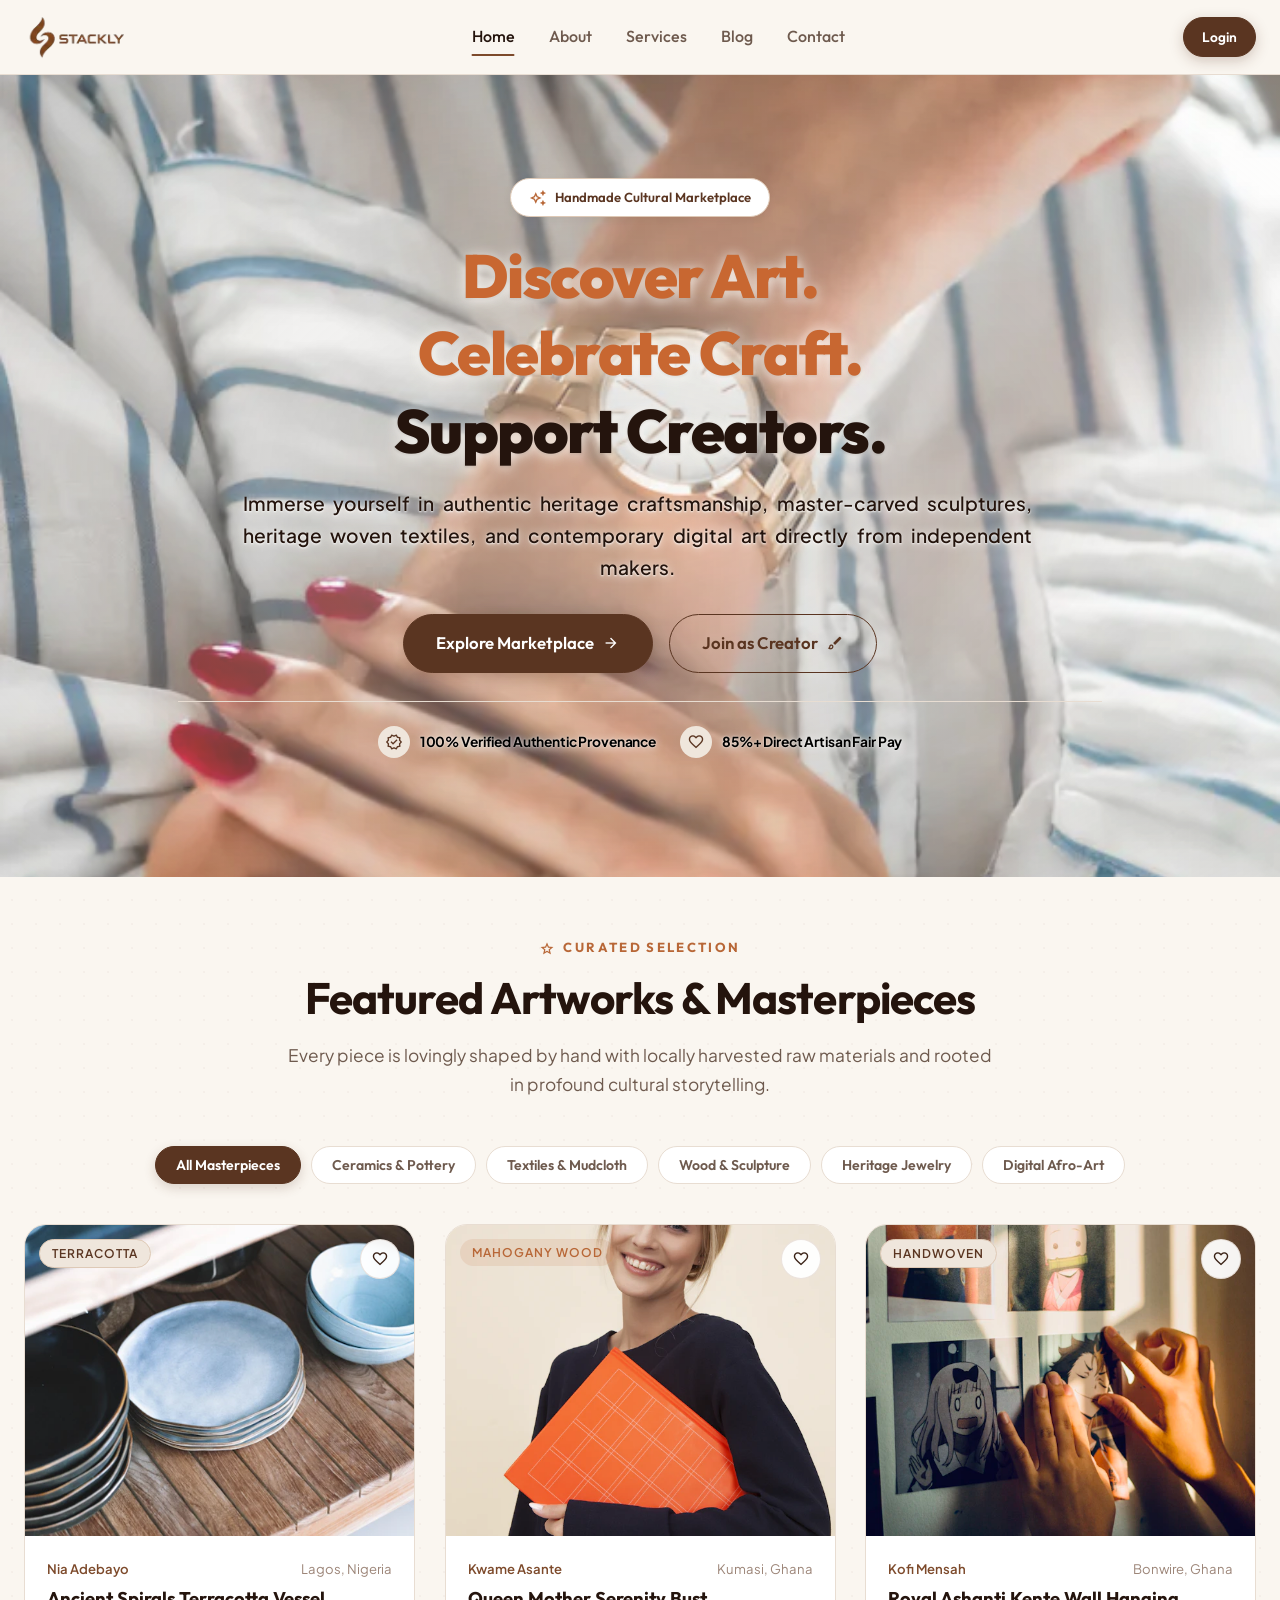
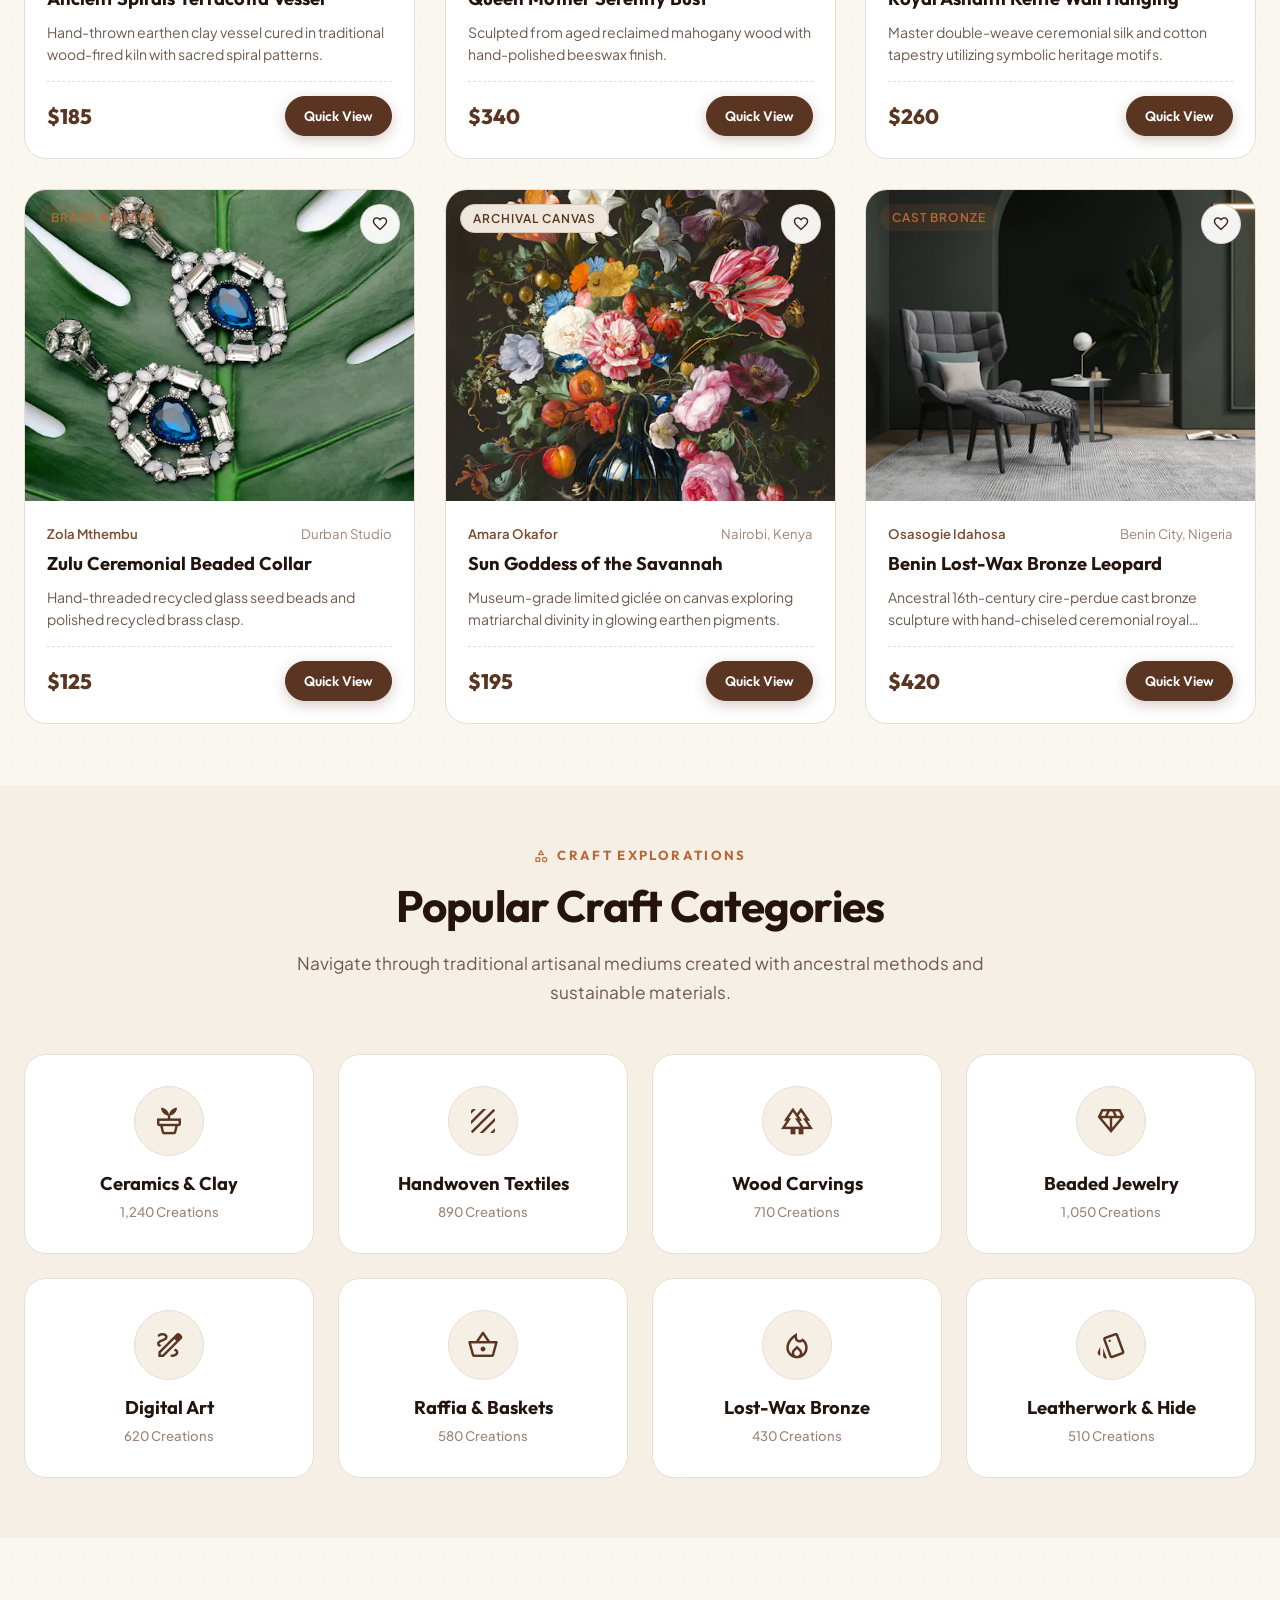
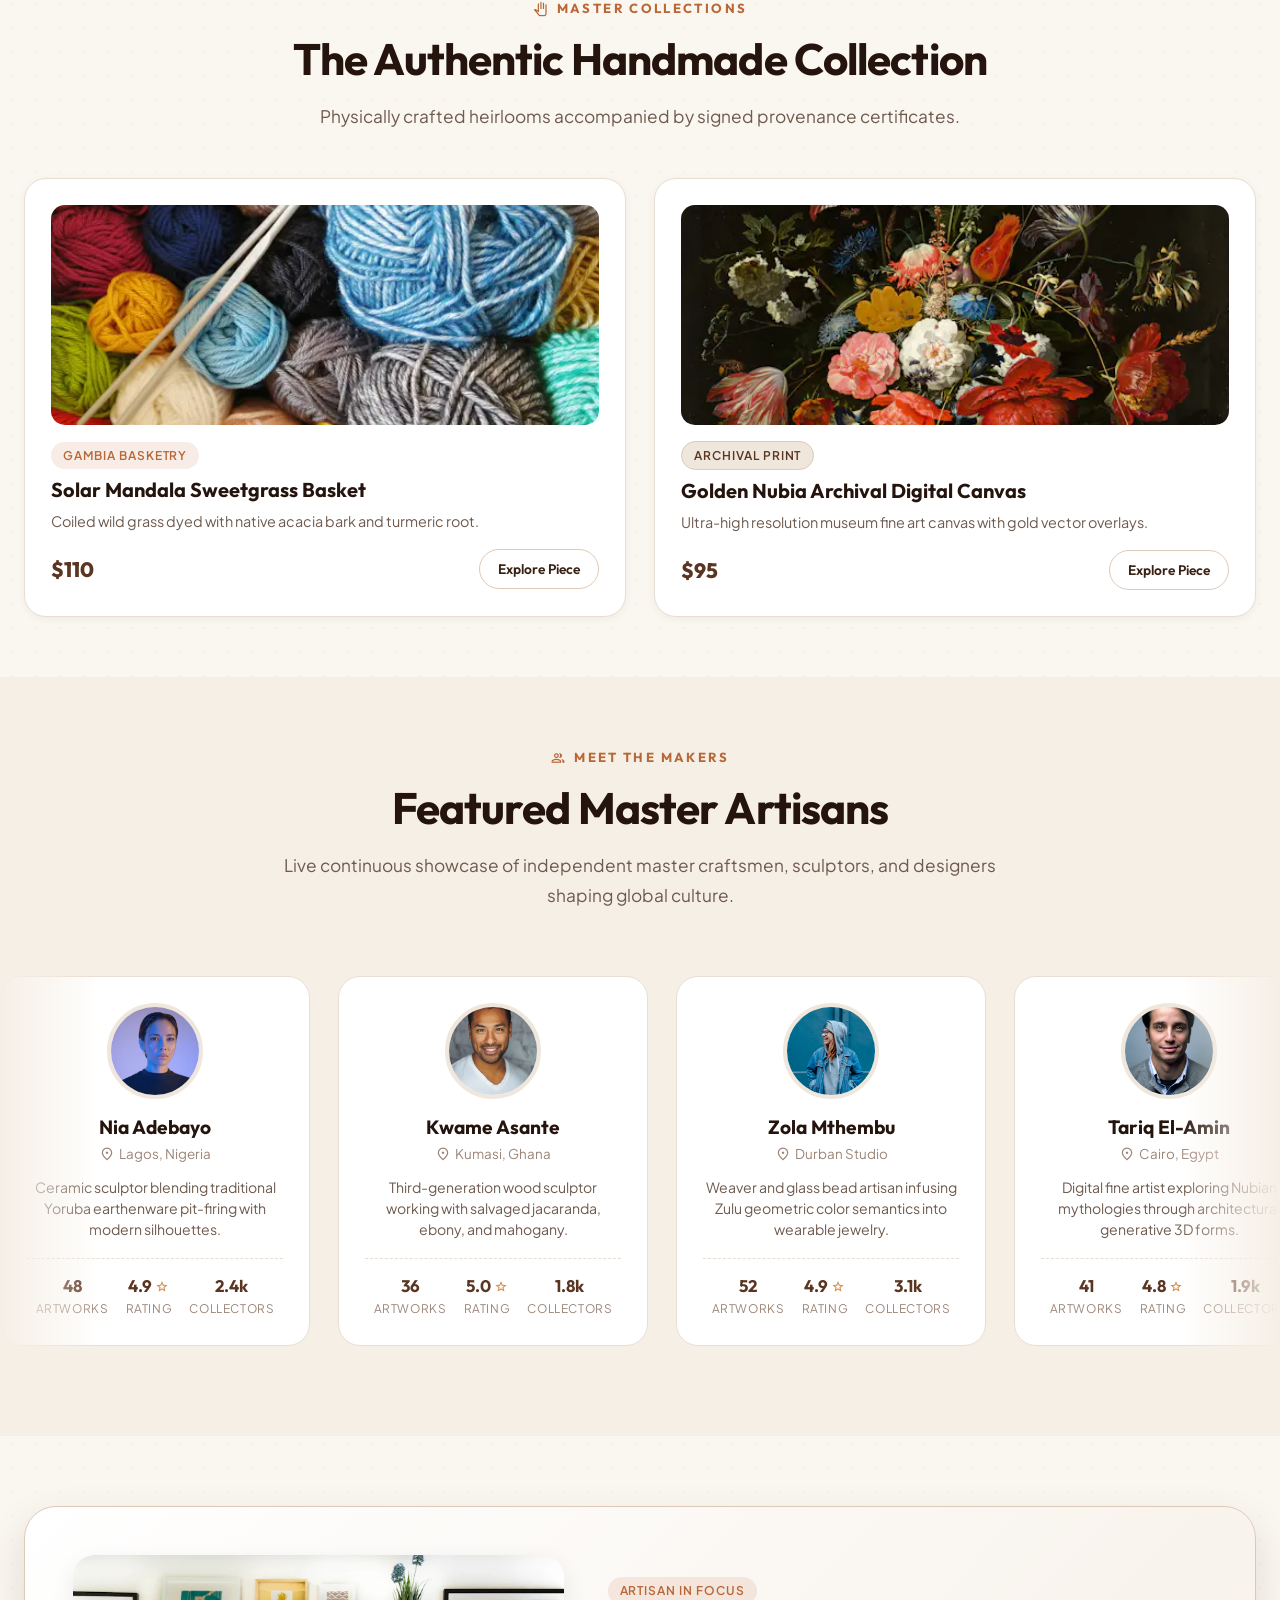
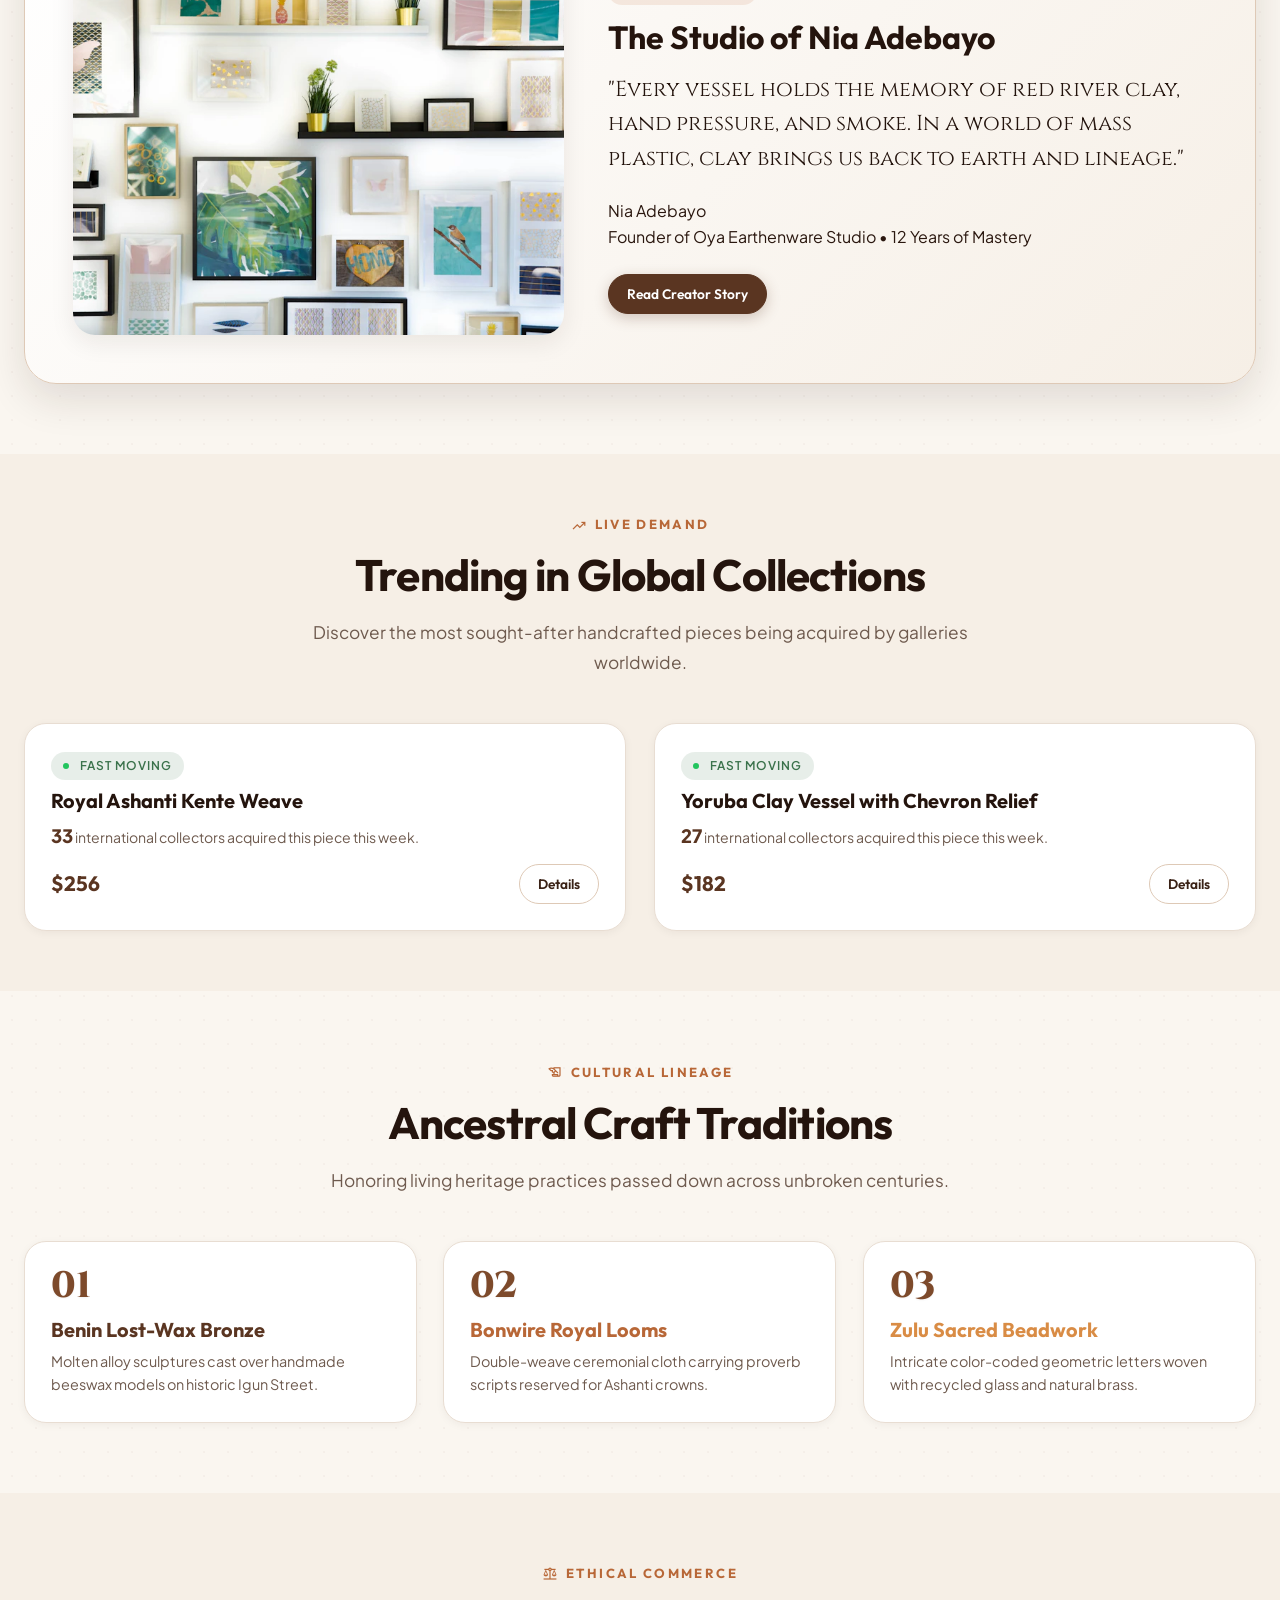
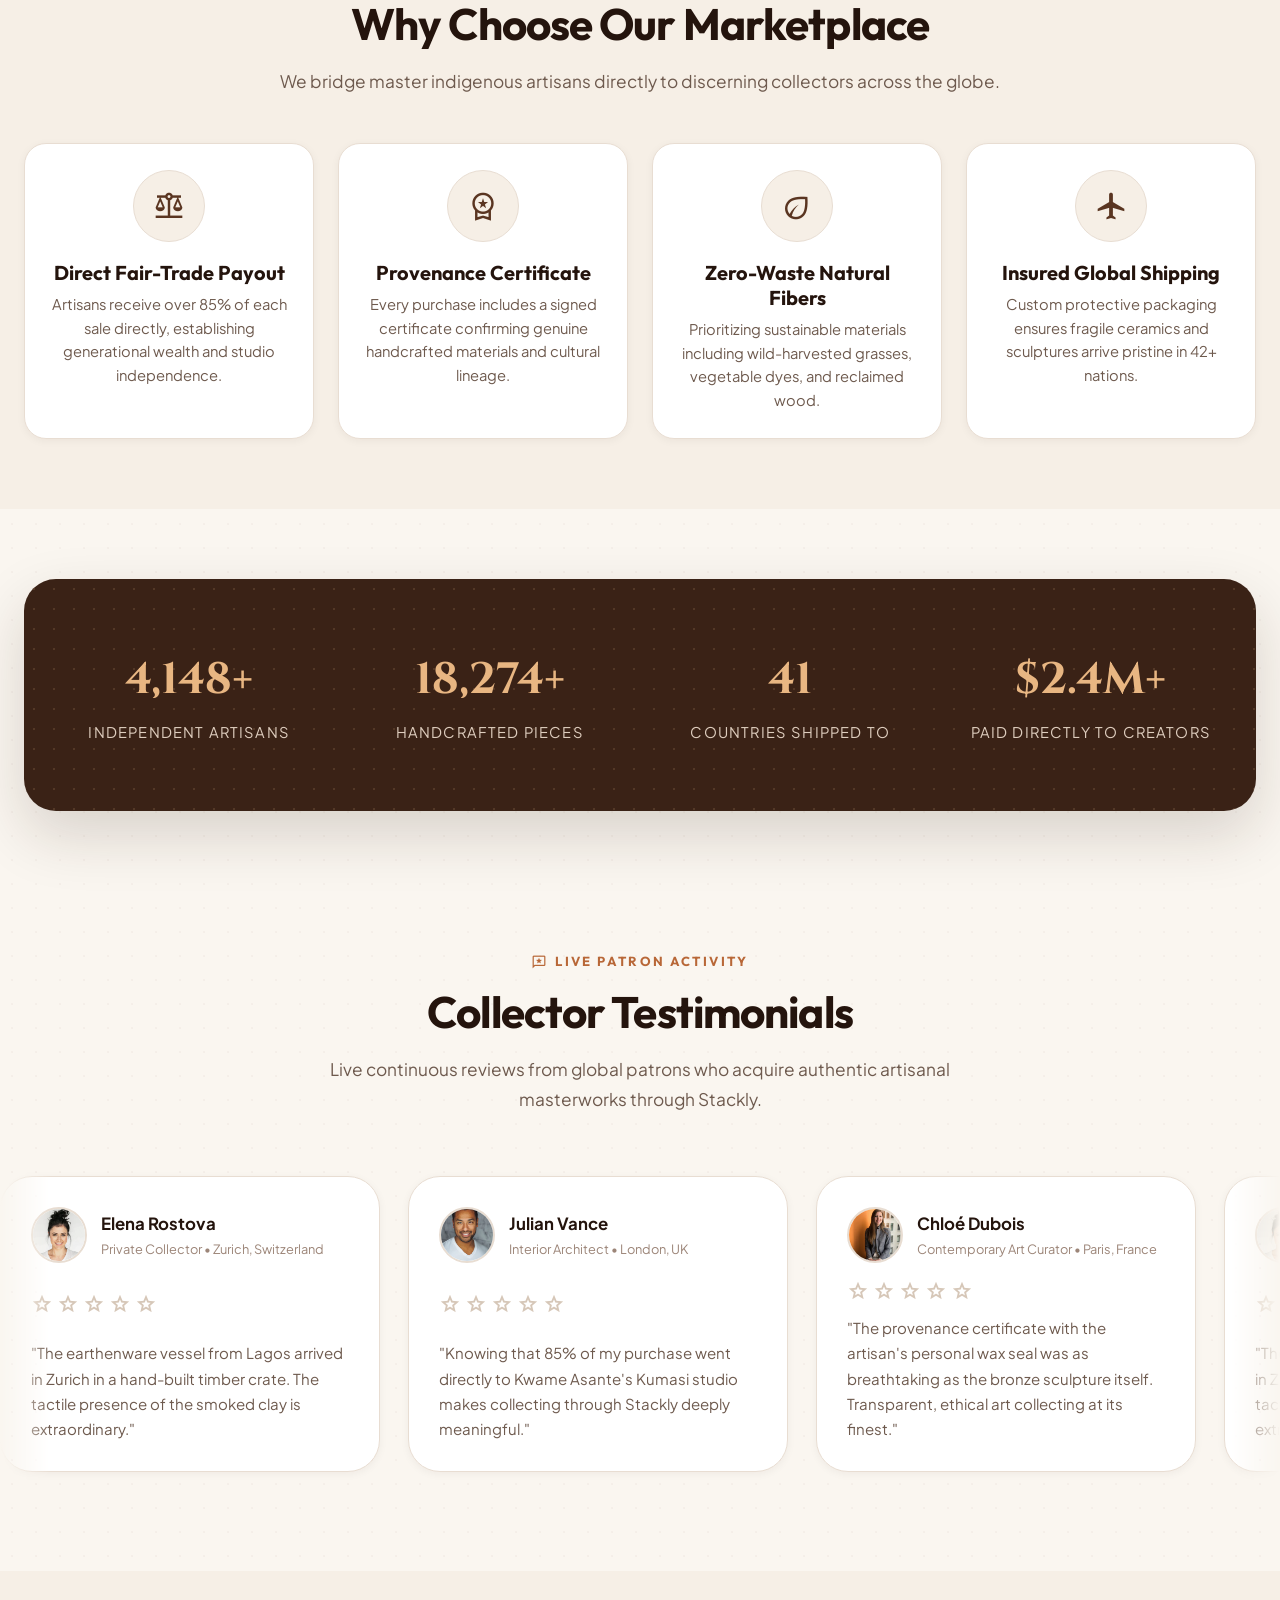
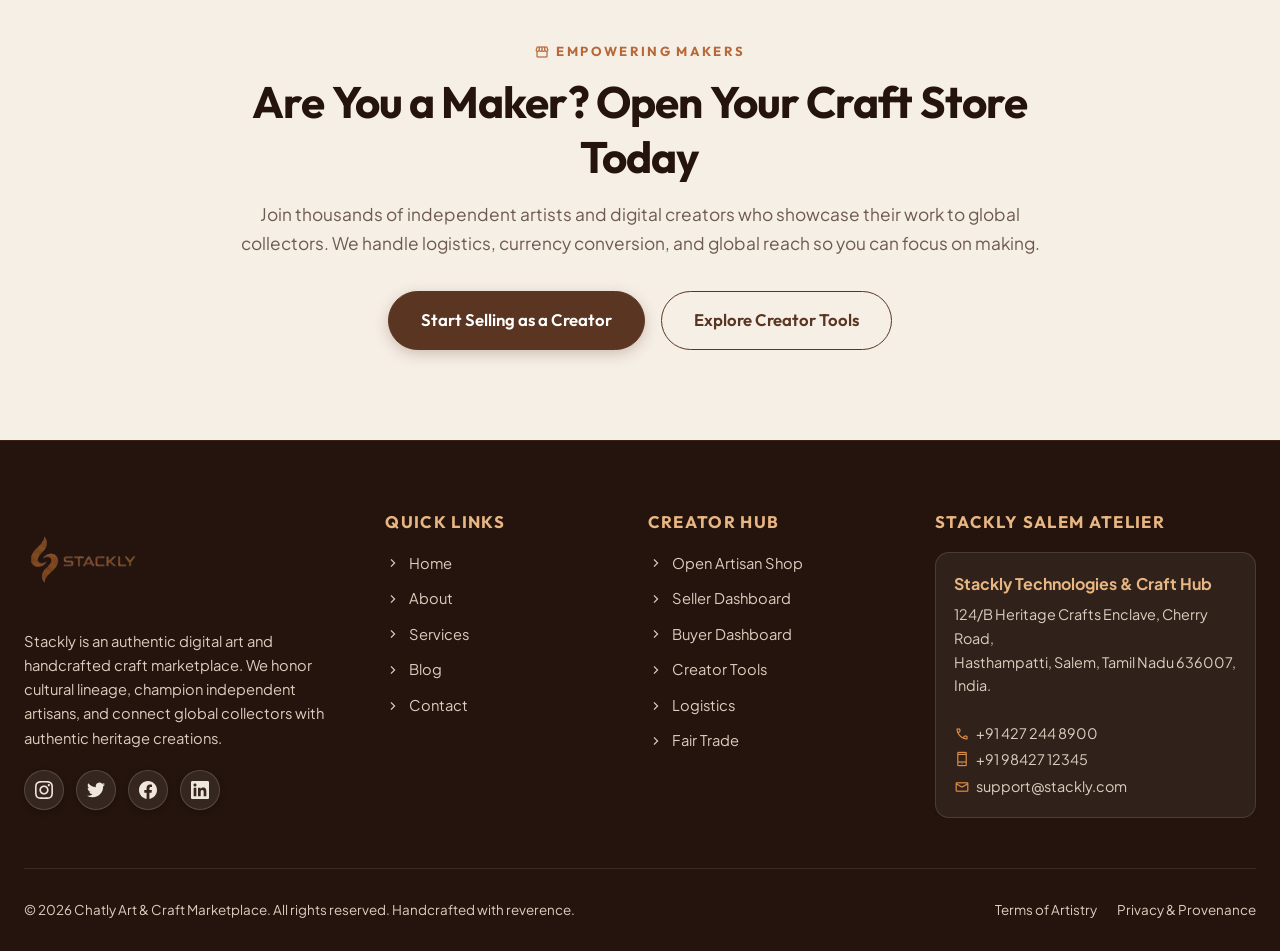
<file: index.html>
<!DOCTYPE html>
<html lang="en">
<head>
  <meta charset="UTF-8">
  <meta name="viewport" content="width=device-width, initial-scale=1.0">
  <title>Stackly | Premium Art & Craft Marketplace</title>
  <meta name="description" content="Discover authentic handcrafted artworks, traditional crafts, sculpted treasures, handwoven textiles, and digital creator collections.">
  <link rel="stylesheet" href="css/style.css">
  <link rel="stylesheet" href="https://fonts.googleapis.com/css2?family=Material+Symbols+Outlined:opsz,wght,FILL,GRAD@20..48,100..700,0..1,-50..200" />
  <script>
    if (sessionStorage.getItem('skip_artisan_preloader') === 'true') {
      document.documentElement.classList.add('no-preloader');
    }
  </script>
</head>
<body class="craft-texture">

  <!-- UNIQUE ART & CRAFT PRELOADER -->
  <div id="artisan-preloader" class="artisan-preloader" aria-label="Loading Art & Craft Store">
    <div class="preloader-curtain curtain-left"></div>
    <div class="preloader-curtain curtain-right"></div>
    <div class="preloader-content">
      <div class="sketch-stage">
        <svg class="sketch-lines-svg" viewBox="0 0 320 320" fill="none" xmlns="http://www.w3.org/2000/svg">
          <circle class="stroke-ring" cx="160" cy="160" r="118" stroke="rgba(125, 74, 43, 0.35)" stroke-width="2" stroke-dasharray="14 10" />
          <path class="stroke-pencil" d="M 45 160 C 45 96 96 45 160 45 C 224 45 275 96 275 160 C 275 224 224 275 160 275" stroke="#5A3521" stroke-width="2.5" stroke-linecap="round" />
          <path class="stroke-brush" d="M 60 130 Q 160 30 260 130 Q 280 220 160 260 Q 40 220 60 130" stroke="#B86737" stroke-width="3" stroke-linecap="round" />
          <path class="craft-spiral" d="M 160 160 m -28 0 a 28,28 0 1,0 56,0 a 28,28 0 1,0 -56,0 m -18 0 a 46,46 0 1,0 92,0 a 46,46 0 1,0 -92,0" stroke="#7D4A2B" stroke-width="2" stroke-linecap="round" />
        </svg>

        <div class="logo-assemble-container">
          <img src="assets/stacklylogo_18.webp" alt="Chatly Craft Marketplace" class="preloader-logo-img">
        </div>

        <div class="finishing-flourish">
          <span class="finishing-dot dot-1"></span>
          <span class="finishing-dot dot-2"></span>
          <span class="finishing-dot dot-3"></span>
          <span class="finishing-dot dot-4"></span>
        </div>
      </div>
      <div class="preloader-status">
        <span class="craft-label">HANDCRAFTING ARTISANAL EXPERIENCE</span>
        <div class="drawing-progress-bar">
          <div class="progress-fill"></div>
        </div>
      </div>
    </div>
  </div>

  <!-- PUBLIC HEADER -->
  <header class="public-header" id="main-header">
    <div class="container header-inner">
      <a href="index.html" class="brand-logo-link" id="brand-logo-nav">
        <img src="assets/stacklylogo_18.webp" alt="Chatly Logo" class="chatly-logo-img">
      </a>

      <!-- Desktop Nav -->
      <nav class="nav-menu">
        <a href="index.html" class="nav-link active">Home</a>
        <a href="about.html" class="nav-link">About</a>
        <a href="services.html" class="nav-link">Services</a>
        <a href="blog.html" class="nav-link">Blog</a>
        <a href="contact.html" class="nav-link">Contact</a>
      </nav>

      <!-- Clean Login Button (Always points to login.html) -->
      <div class="header-actions">
        <a href="login.html" class="btn btn-primary btn-sm" id="nav-login-btn">Login</a>
        <button class="mobile-nav-toggle" id="mobile-nav-toggle" aria-label="Toggle navigation menu">
          <span></span><span></span><span></span>
        </button>
      </div>
    </div>

    <!-- Mobile Drawer -->
    <div class="mobile-drawer" id="mobile-drawer">
      <a href="index.html" class="nav-link active">Home</a>
      <a href="about.html" class="nav-link">About</a>
      <a href="services.html" class="nav-link">Services</a>
      <a href="blog.html" class="nav-link">Blog</a>
      <a href="contact.html" class="nav-link">Contact</a>
      <div style="margin-top: 20px; display:flex; flex-direction:column; gap:12px;">
        <a href="login.html" class="btn btn-primary btn-block">Login</a>
        <a href="signup.html" class="btn btn-outline btn-block">Create Account</a>
      </div>
    </div>
  </header>

  <main>
    <!-- SECTION 1: HERO SECTION -->
    <section class="hero-section" id="hero">
      <!-- 5 Live Background Images Carousel (Runs continuously with 2-second interval, clearly visible) -->
      <div class="hero-bg-slideshow" id="hero-bg-slideshow">
        <div class="hero-bg-slide active" style="background-image: url('assets/hero_slide_1.webp');"></div>
        <div class="hero-bg-slide" style="background-image: url('assets/hero_slide_2.webp');"></div>
        <div class="hero-bg-slide" style="background-image: url('assets/hero_slide_3.webp');"></div>
        <div class="hero-bg-slide" style="background-image: url('assets/hero_slide_4.webp');"></div>
        <div class="hero-bg-slide" style="background-image: url('assets/hero_slide_5.webp');"></div>
      </div>

      <div class="container">
        <div class="hero-content-center">
          <div class="hero-badge anim-hero-badge">
            <span class="material-symbols-outlined" style="font-size:18px; color:var(--c-terracotta);">auto_awesome</span>
            <span>Handmade Cultural Marketplace</span>
          </div>

          <h1 class="hero-title-arranged">
            <span class="hero-line hero-line-orange anim-hero-left-1">Discover Art.</span>
            <span class="hero-line hero-line-orange anim-hero-left-2">Celebrate Craft.</span>
            <span class="hero-line hero-line-brown anim-hero-right">Support Creators.</span>
          </h1>

          <p class="hero-subtitle-arranged hero-words-sentence">
            <span class="hero-word-right" style="--w-idx: 0;">Immerse</span>
            <span class="hero-word-right" style="--w-idx: 1;">yourself</span>
            <span class="hero-word-right" style="--w-idx: 2;">in</span>
            <span class="hero-word-right" style="--w-idx: 3;">authentic</span>
            <span class="hero-word-right" style="--w-idx: 4;">heritage</span>
            <span class="hero-word-right" style="--w-idx: 5;">craftsmanship,</span>
            <span class="hero-word-right" style="--w-idx: 6;">master-carved</span>
            <span class="hero-word-right" style="--w-idx: 7;">sculptures,</span>
            <span class="hero-word-right" style="--w-idx: 8;">heritage</span>
            <span class="hero-word-right" style="--w-idx: 9;">woven</span>
            <span class="hero-word-right" style="--w-idx: 10;">textiles,</span>
            <span class="hero-word-right" style="--w-idx: 11;">and</span>
            <span class="hero-word-right" style="--w-idx: 12;">contemporary</span>
            <span class="hero-word-right" style="--w-idx: 13;">digital</span>
            <span class="hero-word-right" style="--w-idx: 14;">art</span>
            <span class="hero-word-right" style="--w-idx: 15;">directly</span>
            <span class="hero-word-right" style="--w-idx: 16;">from</span>
            <span class="hero-word-right" style="--w-idx: 17;">independent</span>
            <span class="hero-word-right" style="--w-idx: 18;">makers.</span>
          </p>

          <div class="hero-ctas" style="justify-content: center; margin-bottom: 28px;">
            <a href="404.html" onclick="window.location.href='404.html'" class="btn btn-primary btn-lg anim-hero-btn-left">
              <span>Explore Marketplace</span>
              <span class="material-symbols-outlined" style="font-size:18px;">arrow_forward</span>
            </a>
            <a href="404.html" onclick="window.location.href='404.html'" class="btn btn-secondary btn-lg anim-hero-btn-right">
              <span>Join as Creator</span>
              <span class="material-symbols-outlined" style="font-size:18px;">brush</span>
            </a>
          </div>

          <div class="hero-trust anim-hero-trust" style="justify-content: center; width: 100%;">
            <div class="trust-item">
              <div class="trust-icon"><span class="material-symbols-outlined" style="font-size:18px;">verified</span></div>
              <div class="trust-text">100% Verified Authentic Provenance</div>
            </div>
            <div class="trust-item">
              <div class="trust-icon"><span class="material-symbols-outlined" style="font-size:18px;">favorite</span></div>
              <div class="trust-text">85%+ Direct Artisan Fair Pay</div>
            </div>
          </div>
        </div>
      </div>
    </section>

    <!-- SECTION 2: FEATURED ARTWORKS (FILTER TABS) -->
    <section class="section" id="featured-artworks" style="padding: 60px 0;">
      <div class="container">
        <div class="section-header">
          <span class="section-tag"><span class="material-symbols-outlined" style="font-size:16px;">grade</span> Curated Selection</span>
          <h2 class="section-title">Featured Artworks & Masterpieces</h2>
          <p class="section-subtitle">
            Every piece is lovingly shaped by hand with locally harvested raw materials and rooted in profound cultural storytelling.
          </p>
        </div>

        <div class="filter-tabs">
          <button class="filter-btn active" data-filter="all">All Masterpieces</button>
          <button class="filter-btn" data-filter="ceramics">Ceramics & Pottery</button>
          <button class="filter-btn" data-filter="textiles">Textiles & Mudcloth</button>
          <button class="filter-btn" data-filter="sculpture">Wood & Sculpture</button>
          <button class="filter-btn" data-filter="jewelry">Heritage Jewelry</button>
          <button class="filter-btn" data-filter="digital">Digital Afro-Art</button>
        </div>

        <div class="category-grid">
          <!-- Item 1: Card comes from LEFT side -->
          <div class="product-card artwork-item anim-card-from-left anim-card-delay-1" data-category="ceramics">
            <div class="product-img-wrapper">
              <span class="product-badges">
                <span class="badge badge-craft">Terracotta</span>
              </span>
              <button class="product-wishlist-btn" aria-label="Save to wishlist">
                <span class="material-symbols-outlined" style="font-size:18px;">favorite_border</span>
              </button>
              <img src="assets/product_pottery.webp" alt="Yoruba Earthenware Clay Pot" class="product-img">
            </div>
            <div class="product-body">
              <div class="product-meta">
                <span class="product-artisan-name">Nia Adebayo</span>
                <span>Lagos, Nigeria</span>
              </div>
              <h3 class="product-title">Ancient Spirals Terracotta Vessel</h3>
              <p class="product-desc">Hand-thrown earthen clay vessel cured in traditional wood-fired kiln with sacred spiral patterns.</p>
              <div class="product-footer">
                <div>
                  <span class="product-price">$185</span>
                </div>
                <a href="404.html" onclick="window.location.href='404.html'" class="btn btn-primary btn-sm">Quick View</a>
              </div>
            </div>
          </div>

          <!-- Item 2: Card comes from UPSIDE (Top) -->
          <div class="product-card artwork-item anim-card-from-top anim-card-delay-2" data-category="sculpture">
            <div class="product-img-wrapper">
              <span class="product-badges">
                <span class="badge badge-terracotta">Mahogany Wood</span>
              </span>
              <button class="product-wishlist-btn" aria-label="Save to wishlist">
                <span class="material-symbols-outlined" style="font-size:18px;">favorite_border</span>
              </button>
              <img src="assets/product_wood_bust.webp" alt="Hand-carved Solid Mahogany Sculpture" class="product-img">
            </div>
            <div class="product-body">
              <div class="product-meta">
                <span class="product-artisan-name">Kwame Asante</span>
                <span>Kumasi, Ghana</span>
              </div>
              <h3 class="product-title">Queen Mother Serenity Bust</h3>
              <p class="product-desc">Sculpted from aged reclaimed mahogany wood with hand-polished beeswax finish.</p>
              <div class="product-footer">
                <div>
                  <span class="product-price">$340</span>
                </div>
                <a href="404.html" onclick="window.location.href='404.html'" class="btn btn-primary btn-sm">Quick View</a>
              </div>
            </div>
          </div>

          <!-- Item 3: Card comes from RIGHT side -->
          <div class="product-card artwork-item anim-card-from-right anim-card-delay-3" data-category="textiles">
            <div class="product-img-wrapper">
              <span class="product-badges">
                <span class="badge badge-craft">Handwoven</span>
              </span>
              <button class="product-wishlist-btn" aria-label="Save to wishlist">
                <span class="material-symbols-outlined" style="font-size:18px;">favorite_border</span>
              </button>
              <img src="assets/product_tapestry.webp" alt="Authentic Kente Handwoven Tapestry" class="product-img">
            </div>
            <div class="product-body">
              <div class="product-meta">
                <span class="product-artisan-name">Kofi Mensah</span>
                <span>Bonwire, Ghana</span>
              </div>
              <h3 class="product-title">Royal Ashanti Kente Wall Hanging</h3>
              <p class="product-desc">Master double-weave ceremonial silk and cotton tapestry utilizing symbolic heritage motifs.</p>
              <div class="product-footer">
                <div>
                  <span class="product-price">$260</span>
                </div>
                <a href="404.html" onclick="window.location.href='404.html'" class="btn btn-primary btn-sm">Quick View</a>
              </div>
            </div>
          </div>

          <!-- Item 4: Card comes from LEFT side -->
          <div class="product-card artwork-item anim-card-from-left anim-card-delay-4" data-category="jewelry">
            <div class="product-img-wrapper">
              <span class="product-badges">
                <span class="badge badge-terracotta">Brass & Glass</span>
              </span>
              <button class="product-wishlist-btn" aria-label="Save to wishlist">
                <span class="material-symbols-outlined" style="font-size:18px;">favorite_border</span>
              </button>
              <img src="assets/product_jewelry.webp" alt="Handcrafted Beaded Jewelry" class="product-img">
            </div>
            <div class="product-body">
              <div class="product-meta">
                <span class="product-artisan-name">Zola Mthembu</span>
                <span>Durban Studio</span>
              </div>
              <h3 class="product-title">Zulu Ceremonial Beaded Collar</h3>
              <p class="product-desc">Hand-threaded recycled glass seed beads and polished recycled brass clasp.</p>
              <div class="product-footer">
                <div>
                  <span class="product-price">$125</span>
                </div>
                <a href="404.html" onclick="window.location.href='404.html'" class="btn btn-primary btn-sm">Quick View</a>
              </div>
            </div>
          </div>

          <!-- Item 5: Card comes from DOWNSIDE (Bottom) -->
          <div class="product-card artwork-item anim-card-from-bottom anim-card-delay-5" data-category="digital">
            <div class="product-img-wrapper">
              <span class="product-badges">
                <span class="badge badge-craft">Archival Canvas</span>
              </span>
              <button class="product-wishlist-btn" aria-label="Save to wishlist">
                <span class="material-symbols-outlined" style="font-size:18px;">favorite_border</span>
              </button>
              <img src="assets/product_digital_art.webp" alt="Sun Goddess of the Savannah Digital Art" class="product-img">
            </div>
            <div class="product-body">
              <div class="product-meta">
                <span class="product-artisan-name">Amara Okafor</span>
                <span>Nairobi, Kenya</span>
              </div>
              <h3 class="product-title">Sun Goddess of the Savannah</h3>
              <p class="product-desc">Museum-grade limited giclée on canvas exploring matriarchal divinity in glowing earthen pigments.</p>
              <div class="product-footer">
                <div>
                  <span class="product-price">$195</span>
                </div>
                <a href="404.html" onclick="window.location.href='404.html'" class="btn btn-primary btn-sm">Quick View</a>
              </div>
            </div>
          </div>

          <!-- Item 6: Card comes from RIGHT side -->
          <div class="product-card artwork-item anim-card-from-right anim-card-delay-6" data-category="sculpture">
            <div class="product-img-wrapper">
              <span class="product-badges">
                <span class="badge badge-terracotta">Cast Bronze</span>
              </span>
              <button class="product-wishlist-btn" aria-label="Save to wishlist">
                <span class="material-symbols-outlined" style="font-size:18px;">favorite_border</span>
              </button>
              <img src="assets/product_bronze.webp" alt="Benin Lost-Wax Bronze Leopard" class="product-img">
            </div>
            <div class="product-body">
              <div class="product-meta">
                <span class="product-artisan-name">Osasogie Idahosa</span>
                <span>Benin City, Nigeria</span>
              </div>
              <h3 class="product-title">Benin Lost-Wax Bronze Leopard</h3>
              <p class="product-desc">Ancestral 16th-century cire-perdue cast bronze sculpture with hand-chiseled ceremonial royal leopard markings.</p>
              <div class="product-footer">
                <div>
                  <span class="product-price">$420</span>
                </div>
                <a href="404.html" onclick="window.location.href='404.html'" class="btn btn-primary btn-sm">Quick View</a>
              </div>
            </div>
          </div>
        </div>
      </div>
    </section>

    <!-- SECTION 3: POPULAR CRAFT CATEGORIES -->
    <section class="section" style="padding: 60px 0; background-color: var(--c-cream-soft);">
      <div class="container">
        <div class="section-header">
          <span class="section-tag"><span class="material-symbols-outlined" style="font-size:16px;">category</span> Craft Explorations</span>
          <h2 class="section-title">Popular Craft Categories</h2>
          <p class="section-subtitle">Navigate through traditional artisanal mediums created with ancestral methods and sustainable materials.</p>
        </div>

        <div class="popular-cat-grid" id="popular-categories-grid">
          <!-- Card 1: Ceramics & Clay (Row 1) -->
          <div class="category-card anim-cat-card anim-cat-delay-1">
            <div class="category-card-bg" style="background-image: url('assets/cat_ceramics.webp');"></div>
            <div class="category-card-overlay"></div>
            <div class="category-card-content">
              <div class="category-icon-wrap"><span class="material-symbols-outlined" style="font-size:32px;">potted_plant</span></div>
              <h3 class="category-title">Ceramics & Clay</h3>
              <span class="category-count">1,240 Creations</span>
            </div>
          </div>

          <!-- Card 2: Handwoven Textiles (Row 1) -->
          <div class="category-card anim-cat-card anim-cat-delay-2">
            <div class="category-card-bg" style="background-image: url('assets/cat_textiles.webp');"></div>
            <div class="category-card-overlay"></div>
            <div class="category-card-content">
              <div class="category-icon-wrap"><span class="material-symbols-outlined" style="font-size:32px;">texture</span></div>
              <h3 class="category-title">Handwoven Textiles</h3>
              <span class="category-count">890 Creations</span>
            </div>
          </div>

          <!-- Card 3: Wood Carvings (Row 1) -->
          <div class="category-card anim-cat-card anim-cat-delay-3">
            <div class="category-card-bg" style="background-image: url('assets/cat_woodcraft.webp');"></div>
            <div class="category-card-overlay"></div>
            <div class="category-card-content">
              <div class="category-icon-wrap"><span class="material-symbols-outlined" style="font-size:32px;">forest</span></div>
              <h3 class="category-title">Wood Carvings</h3>
              <span class="category-count">710 Creations</span>
            </div>
          </div>

          <!-- Card 4: Beaded Jewelry (Row 1) -->
          <div class="category-card anim-cat-card anim-cat-delay-4">
            <div class="category-card-bg" style="background-image: url('assets/cat_jewelry.webp');"></div>
            <div class="category-card-overlay"></div>
            <div class="category-card-content">
              <div class="category-icon-wrap"><span class="material-symbols-outlined" style="font-size:32px;">diamond</span></div>
              <h3 class="category-title">Beaded Jewelry</h3>
              <span class="category-count">1,050 Creations</span>
            </div>
          </div>

          <!-- Card 5: Digital Art (Row 2) -->
          <div class="category-card anim-cat-card anim-cat-delay-5">
            <div class="category-card-bg" style="background-image: url('assets/cat_digital_art.webp');"></div>
            <div class="category-card-overlay"></div>
            <div class="category-card-content">
              <div class="category-icon-wrap"><span class="material-symbols-outlined" style="font-size:32px;">draw</span></div>
              <h3 class="category-title">Digital Art</h3>
              <span class="category-count">620 Creations</span>
            </div>
          </div>

          <!-- Card 6: Raffia & Baskets (Row 2) -->
          <div class="category-card anim-cat-card anim-cat-delay-6">
            <div class="category-card-bg" style="background-image: url('assets/cat_baskets.webp');"></div>
            <div class="category-card-overlay"></div>
            <div class="category-card-content">
              <div class="category-icon-wrap"><span class="material-symbols-outlined" style="font-size:32px;">shopping_basket</span></div>
              <h3 class="category-title">Raffia & Baskets</h3>
              <span class="category-count">580 Creations</span>
            </div>
          </div>

          <!-- Card 7: Lost-Wax Bronze (Row 2) -->
          <div class="category-card anim-cat-card anim-cat-delay-7">
            <div class="category-card-bg" style="background-image: url('assets/cat_bronze.webp');"></div>
            <div class="category-card-overlay"></div>
            <div class="category-card-content">
              <div class="category-icon-wrap"><span class="material-symbols-outlined" style="font-size:32px;">local_fire_department</span></div>
              <h3 class="category-title">Lost-Wax Bronze</h3>
              <span class="category-count">430 Creations</span>
            </div>
          </div>

          <!-- Card 8: Leatherwork & Hide (Row 2) -->
          <div class="category-card anim-cat-card anim-cat-delay-8">
            <div class="category-card-bg" style="background-image: url('assets/cat_leather.webp');"></div>
            <div class="category-card-overlay"></div>
            <div class="category-card-content">
              <div class="category-icon-wrap"><span class="material-symbols-outlined" style="font-size:32px;">style</span></div>
              <h3 class="category-title">Leatherwork & Hide</h3>
              <span class="category-count">510 Creations</span>
            </div>
          </div>
        </div>
      </div>
    </section>

    <!-- SECTION 4: HANDMADE COLLECTION -->
    <section class="section" id="handmade-collection" style="padding: 60px 0; overflow: hidden;">
      <div class="container">
        <div class="section-header">
          <span class="section-tag"><span class="material-symbols-outlined" style="font-size:16px;">pan_tool</span> Master Collections</span>
          <h2 class="section-title">The Authentic Handmade Collection</h2>
          <p class="section-subtitle">Physically crafted heirlooms accompanied by signed provenance certificates.</p>
        </div>

        <div class="handmade-pair-grid" id="handmade-pair-grid">
          <!-- Left Card: Solar Mandala Sweetgrass Basket (Slides In From Left) -->
          <div class="card-artisan anim-from-left anim-handmade-left" id="card-solar-mandala">
            <img src="assets/spotlight_basket.webp" alt="Basketry" style="width:100%; height:220px; object-fit:cover; border-radius:var(--radius-md); margin-bottom:16px;">
            <span class="badge badge-terracotta" style="margin-bottom:8px;">Gambia Basketry</span>
            <h3 style="font-size:1.25rem; margin-bottom:8px;">Solar Mandala Sweetgrass Basket</h3>
            <p style="font-size:0.9rem; color:var(--c-text-muted); margin-bottom:16px;">Coiled wild grass dyed with native acacia bark and turmeric root.</p>
            <div style="display:flex; justify-content:space-between; align-items:center;">
              <span class="product-price">$110</span>
              <a href="404.html" class="btn btn-outline btn-sm" onclick="window.location.href='404.html';">Explore Piece</a>
            </div>
          </div>

          <!-- Right Card: Golden Nubia Archival Digital Canvas (Slides In From Right) -->
          <div class="card-artisan anim-from-right anim-handmade-right" id="card-golden-nubia">
            <img src="assets/spotlight_digital.webp" alt="Digital Art" style="width:100%; height:220px; object-fit:cover; border-radius:var(--radius-md); margin-bottom:16px;">
            <span class="badge badge-craft" style="margin-bottom:8px;">Archival Print</span>
            <h3 style="font-size:1.25rem; margin-bottom:8px;">Golden Nubia Archival Digital Canvas</h3>
            <p style="font-size:0.9rem; color:var(--c-text-muted); margin-bottom:16px;">Ultra-high resolution museum fine art canvas with gold vector overlays.</p>
            <div style="display:flex; justify-content:space-between; align-items:center;">
              <span class="product-price">$95</span>
              <a href="404.html" class="btn btn-outline btn-sm" onclick="window.location.href='404.html';">Explore Piece</a>
            </div>
          </div>
        </div>
      </div>
    </section>

    <!-- SECTION 5: FEATURED MASTER ARTISANS (LIVE CONTINUOUS HORIZONTAL MARQUEE) -->
    <section class="section" style="padding: 70px 0; background-color: var(--c-cream-soft); overflow: hidden;">
      <div class="container">
        <div class="section-header">
          <span class="section-tag"><span class="material-symbols-outlined" style="font-size:16px;">group</span> Meet the Makers</span>
          <h2 class="section-title">Featured Master Artisans</h2>
          <p class="section-subtitle">Live continuous showcase of independent master craftsmen, sculptors, and designers shaping global culture.</p>
        </div>
      </div>

      <!-- Continuous Marquee Track -->
      <div class="artist-marquee-container">
        <div class="artist-marquee-track">
          <!-- Artisan 1 -->
          <div class="artist-card">
            <img src="assets/artisan_nia.webp" alt="Nia Adebayo Portrait" class="artist-avatar">
            <h3 class="artist-name">Nia Adebayo</h3>
            <div class="artist-location"><span class="material-symbols-outlined" style="font-size:16px;">location_on</span> Lagos, Nigeria</div>
            <p class="artist-bio">Ceramic sculptor blending traditional Yoruba earthenware pit-firing with modern silhouettes.</p>
            <div class="artist-stats">
              <div><div class="artist-stat-num">48</div><div class="artist-stat-label">Artworks</div></div>
              <div><div class="artist-stat-num">4.9 <span class="material-symbols-outlined" style="font-size:14px; color:var(--c-ochre); vertical-align:-1px;">star</span></div><div class="artist-stat-label">Rating</div></div>
              <div><div class="artist-stat-num">2.4k</div><div class="artist-stat-label">Collectors</div></div>
            </div>
          </div>

          <!-- Artisan 2 -->
          <div class="artist-card">
            <img src="assets/artisan_kwame.webp" alt="Kwame Asante Portrait" class="artist-avatar">
            <h3 class="artist-name">Kwame Asante</h3>
            <div class="artist-location"><span class="material-symbols-outlined" style="font-size:16px;">location_on</span> Kumasi, Ghana</div>
            <p class="artist-bio">Third-generation wood sculptor working with salvaged jacaranda, ebony, and mahogany.</p>
            <div class="artist-stats">
              <div><div class="artist-stat-num">36</div><div class="artist-stat-label">Artworks</div></div>
              <div><div class="artist-stat-num">5.0 <span class="material-symbols-outlined" style="font-size:14px; color:var(--c-ochre); vertical-align:-1px;">star</span></div><div class="artist-stat-label">Rating</div></div>
              <div><div class="artist-stat-num">1.8k</div><div class="artist-stat-label">Collectors</div></div>
            </div>
          </div>

          <!-- Artisan 3 -->
          <div class="artist-card">
            <img src="assets/artisan_zola.webp" alt="Zola Mthembu Portrait" class="artist-avatar">
            <h3 class="artist-name">Zola Mthembu</h3>
            <div class="artist-location"><span class="material-symbols-outlined" style="font-size:16px;">location_on</span> Durban Studio</div>
            <p class="artist-bio">Weaver and glass bead artisan infusing Zulu geometric color semantics into wearable jewelry.</p>
            <div class="artist-stats">
              <div><div class="artist-stat-num">52</div><div class="artist-stat-label">Artworks</div></div>
              <div><div class="artist-stat-num">4.9 <span class="material-symbols-outlined" style="font-size:14px; color:var(--c-ochre); vertical-align:-1px;">star</span></div><div class="artist-stat-label">Rating</div></div>
              <div><div class="artist-stat-num">3.1k</div><div class="artist-stat-label">Collectors</div></div>
            </div>
          </div>

          <!-- Artisan 4 -->
          <div class="artist-card">
            <img src="assets/artisan_tariq.webp" alt="Tariq El-Amin Portrait" class="artist-avatar">
            <h3 class="artist-name">Tariq El-Amin</h3>
            <div class="artist-location"><span class="material-symbols-outlined" style="font-size:16px;">location_on</span> Cairo, Egypt</div>
            <p class="artist-bio">Digital fine artist exploring Nubian mythologies through architectural generative 3D forms.</p>
            <div class="artist-stats">
              <div><div class="artist-stat-num">41</div><div class="artist-stat-label">Artworks</div></div>
              <div><div class="artist-stat-num">4.8 <span class="material-symbols-outlined" style="font-size:14px; color:var(--c-ochre); vertical-align:-1px;">star</span></div><div class="artist-stat-label">Rating</div></div>
              <div><div class="artist-stat-num">1.9k</div><div class="artist-stat-label">Collectors</div></div>
            </div>
          </div>

          <!-- Artisan 5 -->
          <div class="artist-card">
            <img src="assets/artisan_amina.webp" alt="Amina Jallow Portrait" class="artist-avatar">
            <h3 class="artist-name">Amina Jallow</h3>
            <div class="artist-location"><span class="material-symbols-outlined" style="font-size:16px;">location_on</span> Banjul, Gambia</div>
            <p class="artist-bio">Master basket weaver transforming wild sweetgrass and vegetable dyes into museum vessels.</p>
            <div class="artist-stats">
              <div><div class="artist-stat-num">64</div><div class="artist-stat-label">Artworks</div></div>
              <div><div class="artist-stat-num">5.0 <span class="material-symbols-outlined" style="font-size:14px; color:var(--c-ochre); vertical-align:-1px;">star</span></div><div class="artist-stat-label">Rating</div></div>
              <div><div class="artist-stat-num">3.6k</div><div class="artist-stat-label">Collectors</div></div>
            </div>
          </div>

          <!-- Duplicated Set of 5 Artisans for Seamless Continuous Infinite Loop -->
          <div class="artist-card">
            <img src="assets/artisan_nia.webp" alt="Nia Adebayo Portrait" class="artist-avatar">
            <h3 class="artist-name">Nia Adebayo</h3>
            <div class="artist-location"><span class="material-symbols-outlined" style="font-size:16px;">location_on</span> Lagos, Nigeria</div>
            <p class="artist-bio">Ceramic sculptor blending traditional Yoruba earthenware pit-firing with modern silhouettes.</p>
            <div class="artist-stats">
              <div><div class="artist-stat-num">48</div><div class="artist-stat-label">Artworks</div></div>
              <div><div class="artist-stat-num">4.9 <span class="material-symbols-outlined" style="font-size:14px; color:var(--c-ochre); vertical-align:-1px;">star</span></div><div class="artist-stat-label">Rating</div></div>
              <div><div class="artist-stat-num">2.4k</div><div class="artist-stat-label">Collectors</div></div>
            </div>
          </div>

          <div class="artist-card">
            <img src="assets/artisan_kwame.webp" alt="Kwame Asante Portrait" class="artist-avatar">
            <h3 class="artist-name">Kwame Asante</h3>
            <div class="artist-location"><span class="material-symbols-outlined" style="font-size:16px;">location_on</span> Kumasi, Ghana</div>
            <p class="artist-bio">Third-generation wood sculptor working with salvaged jacaranda, ebony, and mahogany.</p>
            <div class="artist-stats">
              <div><div class="artist-stat-num">36</div><div class="artist-stat-label">Artworks</div></div>
              <div><div class="artist-stat-num">5.0 <span class="material-symbols-outlined" style="font-size:14px; color:var(--c-ochre); vertical-align:-1px;">star</span></div><div class="artist-stat-label">Rating</div></div>
              <div><div class="artist-stat-num">1.8k</div><div class="artist-stat-label">Collectors</div></div>
            </div>
          </div>

          <div class="artist-card">
            <img src="assets/artisan_zola.webp" alt="Zola Mthembu Portrait" class="artist-avatar">
            <h3 class="artist-name">Zola Mthembu</h3>
            <div class="artist-location"><span class="material-symbols-outlined" style="font-size:16px;">location_on</span> Durban Studio</div>
            <p class="artist-bio">Weaver and glass bead artisan infusing Zulu geometric color semantics into wearable jewelry.</p>
            <div class="artist-stats">
              <div><div class="artist-stat-num">52</div><div class="artist-stat-label">Artworks</div></div>
              <div><div class="artist-stat-num">4.9 <span class="material-symbols-outlined" style="font-size:14px; color:var(--c-ochre); vertical-align:-1px;">star</span></div><div class="artist-stat-label">Rating</div></div>
              <div><div class="artist-stat-num">3.1k</div><div class="artist-stat-label">Collectors</div></div>
            </div>
          </div>

          <div class="artist-card">
            <img src="assets/artisan_tariq.webp" alt="Tariq El-Amin Portrait" class="artist-avatar">
            <h3 class="artist-name">Tariq El-Amin</h3>
            <div class="artist-location"><span class="material-symbols-outlined" style="font-size:16px;">location_on</span> Cairo, Egypt</div>
            <p class="artist-bio">Digital fine artist exploring Nubian mythologies through architectural generative 3D forms.</p>
            <div class="artist-stats">
              <div><div class="artist-stat-num">41</div><div class="artist-stat-label">Artworks</div></div>
              <div><div class="artist-stat-num">4.8 <span class="material-symbols-outlined" style="font-size:14px; color:var(--c-ochre); vertical-align:-1px;">star</span></div><div class="artist-stat-label">Rating</div></div>
              <div><div class="artist-stat-num">1.9k</div><div class="artist-stat-label">Collectors</div></div>
            </div>
          </div>

          <div class="artist-card">
            <img src="assets/artisan_amina.webp" alt="Amina Jallow Portrait" class="artist-avatar">
            <h3 class="artist-name">Amina Jallow</h3>
            <div class="artist-location"><span class="material-symbols-outlined" style="font-size:16px;">location_on</span> Banjul, Gambia</div>
            <p class="artist-bio">Master basket weaver transforming wild sweetgrass and vegetable dyes into museum vessels.</p>
            <div class="artist-stats">
              <div><div class="artist-stat-num">64</div><div class="artist-stat-label">Artworks</div></div>
              <div><div class="artist-stat-num">5.0 <span class="material-symbols-outlined" style="font-size:14px; color:var(--c-ochre); vertical-align:-1px;">star</span></div><div class="artist-stat-label">Rating</div></div>
              <div><div class="artist-stat-num">3.6k</div><div class="artist-stat-label">Collectors</div></div>
            </div>
          </div>
        </div>
      </div>
    </section>

    <!-- SECTION 6: CREATOR SPOTLIGHT -->
    <section class="section spotlight-section" id="spotlight-section" style="padding: 70px 0; overflow: hidden;">
      <div class="container">
        <div class="spotlight-card anim-spotlight-right">
          <div class="spotlight-media">
            <img src="assets/studio_workshop.webp" alt="Artisan Studio Workshop">
          </div>
          <div>
            <span class="badge badge-terracotta" style="margin-bottom:12px;">Artisan In Focus</span>
            <h3 style="font-size:2rem; margin-bottom:16px;">The Studio of Nia Adebayo</h3>
            <p class="spotlight-quote">
              "Every vessel holds the memory of red river clay, hand pressure, and smoke. In a world of mass plastic, clay brings us back to earth and lineage."
            </p>
            <div class="spotlight-author">
              <div>
                <div class="author-title">Nia Adebayo</div>
                <div class="author-role">Founder of Oya Earthenware Studio • 12 Years of Mastery</div>
              </div>
            </div>
            <div style="margin-top: 24px;">
              <a href="404.html" class="btn btn-primary btn-sm">Read Creator Story</a>
            </div>
          </div>
        </div>
      </div>
    </section>

    <!-- SECTION 7: TRENDING PRODUCTS -->
    <section class="section" id="trending-products-section" style="padding: 60px 0; background-color: var(--c-cream-soft); overflow: hidden;">
      <div class="container">
        <div class="section-header">
          <span class="section-tag"><span class="material-symbols-outlined" style="font-size:16px;">trending_up</span> Live Demand</span>
          <h2 class="section-title">Trending in Global Collections</h2>
          <p class="section-subtitle">Discover the most sought-after handcrafted pieces being acquired by galleries worldwide.</p>
        </div>
        <div class="trending-global-grid" id="trending-global-grid">
          <!-- Card 1: Royal Ashanti Kente Weave (Initially presented 2nd, shuffles to 1st) -->
          <div class="card-artisan anim-shuffle-card-1" id="card-trending-kente">
            <span class="badge badge-success" style="margin-bottom:8px;"><span style="display:inline-block; width:6px; height:6px; border-radius:50%; background:#22c55e; margin-right:5px; vertical-align:1px; animation:pulseDot 1.5s infinite;"></span>Fast Moving</span>
            <h4 style="font-size:1.25rem; margin-bottom:8px;">Royal Ashanti Kente Weave</h4>
            <p style="font-size:0.88rem; color:var(--c-text-muted); margin:8px 0 14px 0;">
              <strong class="live-counter-num" data-target="34" style="color:var(--c-warm-brown); font-size:1.15rem; font-weight:800;">0</strong> international collectors acquired this piece this week.
            </p>
            <div style="display:flex; justify-content:space-between; align-items:center;">
              <span class="product-price live-counter-price" data-target="260" style="font-weight:700;">$0</span>
              <a href="404.html" class="btn btn-outline btn-sm" onclick="window.location.href='404.html';">Details</a>
            </div>
          </div>

          <!-- Card 2: Yoruba Clay Vessel (Initially presented 1st, shuffles to 2nd) -->
          <div class="card-artisan anim-shuffle-card-2" id="card-trending-clay">
            <span class="badge badge-success" style="margin-bottom:8px;"><span style="display:inline-block; width:6px; height:6px; border-radius:50%; background:#22c55e; margin-right:5px; vertical-align:1px; animation:pulseDot 1.5s infinite;"></span>Fast Moving</span>
            <h4 style="font-size:1.25rem; margin-bottom:8px;">Yoruba Clay Vessel with Chevron Relief</h4>
            <p style="font-size:0.88rem; color:var(--c-text-muted); margin:8px 0 14px 0;">
              <strong class="live-counter-num" data-target="28" style="color:var(--c-warm-brown); font-size:1.15rem; font-weight:800;">0</strong> international collectors acquired this piece this week.
            </p>
            <div style="display:flex; justify-content:space-between; align-items:center;">
              <span class="product-price live-counter-price" data-target="185" style="font-weight:700;">$0</span>
              <a href="404.html" class="btn btn-outline btn-sm" onclick="window.location.href='404.html';">Details</a>
            </div>
          </div>
        </div>
      </div>
    </section>

    <!-- SECTION 8: ANCESTRAL CRAFT COLLECTION & HERITAGE -->
    <section class="section" id="ancestral-traditions-section" style="padding: 70px 0; overflow: hidden;">
      <div class="container">
        <div class="section-header">
          <span class="section-tag"><span class="material-symbols-outlined" style="font-size:16px;">history_edu</span> Cultural Lineage</span>
          <h2 class="section-title">Ancestral Craft Traditions</h2>
          <p class="section-subtitle">Honoring living heritage practices passed down across unbroken centuries.</p>
        </div>
        <div class="ancestral-traditions-grid" id="ancestral-traditions-grid">
          <!-- Card 1 (Numbered 01): Benin Lost-Wax Bronze -->
          <div class="card-artisan anim-tradition-1" id="tradition-card-1">
            <span class="tradition-num">01</span>
            <h4 style="color:var(--c-warm-brown); font-size:1.25rem; margin-bottom:8px;">Benin Lost-Wax Bronze</h4>
            <p style="font-size:0.9rem; color:var(--c-text-muted);">Molten alloy sculptures cast over handmade beeswax models on historic Igun Street.</p>
          </div>
          <!-- Card 2 (Numbered 02): Bonwire Royal Looms -->
          <div class="card-artisan anim-tradition-2" id="tradition-card-2">
            <span class="tradition-num">02</span>
            <h4 style="color:var(--c-terracotta); font-size:1.25rem; margin-bottom:8px;">Bonwire Royal Looms</h4>
            <p style="font-size:0.9rem; color:var(--c-text-muted);">Double-weave ceremonial cloth carrying proverb scripts reserved for Ashanti crowns.</p>
          </div>
          <!-- Card 3 (Numbered 03): Zulu Sacred Beadwork -->
          <div class="card-artisan anim-tradition-3" id="tradition-card-3">
            <span class="tradition-num">03</span>
            <h4 style="color:var(--c-ochre); font-size:1.25rem; margin-bottom:8px;">Zulu Sacred Beadwork</h4>
            <p style="font-size:0.9rem; color:var(--c-text-muted);">Intricate color-coded geometric letters woven with recycled glass and natural brass.</p>
          </div>
        </div>
      </div>
    </section>

    <!-- SECTION 9: WHY CHOOSE OUR MARKETPLACE -->
    <section class="section" id="why-choose-section" style="padding: 70px 0; background-color: var(--c-cream-soft); overflow: hidden;">
      <div class="container">
        <div class="section-header">
          <span class="section-tag"><span class="material-symbols-outlined" style="font-size:16px;">balance</span> Ethical Commerce</span>
          <h2 class="section-title">Why Choose Our Marketplace</h2>
          <p class="section-subtitle">We bridge master indigenous artisans directly to discerning collectors across the globe.</p>
        </div>

        <div class="why-choose-grid" id="why-choose-grid">
          <!-- Card 1 (Downside Slide): Direct Fair-Trade Payout -->
          <div class="card-artisan why-choose-card anim-choose-from-bottom" id="choose-card-1">
            <div class="category-icon-wrap"><span class="material-symbols-outlined" style="font-size:32px;">balance</span></div>
            <h3 style="font-size: 1.25rem; margin-bottom: 8px;">Direct Fair-Trade Payout</h3>
            <p style="font-size: 0.92rem; color: var(--c-text-muted);">Artisans receive over 85% of each sale directly, establishing generational wealth and studio independence.</p>
          </div>

          <!-- Card 2 (Downside Slide): Provenance Certificate -->
          <div class="card-artisan why-choose-card anim-choose-from-bottom anim-choose-delay-1" id="choose-card-2">
            <div class="category-icon-wrap"><span class="material-symbols-outlined" style="font-size:32px;">workspace_premium</span></div>
            <h3 style="font-size: 1.25rem; margin-bottom: 8px;">Provenance Certificate</h3>
            <p style="font-size: 0.92rem; color: var(--c-text-muted);">Every purchase includes a signed certificate confirming genuine handcrafted materials and cultural lineage.</p>
          </div>

          <!-- Card 3 (Upside Slide): Zero-Waste Natural Fibers -->
          <div class="card-artisan why-choose-card anim-choose-from-top anim-choose-delay-2" id="choose-card-3">
            <div class="category-icon-wrap"><span class="material-symbols-outlined" style="font-size:32px;">eco</span></div>
            <h3 style="font-size: 1.25rem; margin-bottom: 8px;">Zero-Waste Natural Fibers</h3>
            <p style="font-size: 0.92rem; color: var(--c-text-muted);">Prioritizing sustainable materials including wild-harvested grasses, vegetable dyes, and reclaimed wood.</p>
          </div>

          <!-- Card 4 (Upside Slide): Insured Global Shipping -->
          <div class="card-artisan why-choose-card anim-choose-from-top anim-choose-delay-3" id="choose-card-4">
            <div class="category-icon-wrap"><span class="material-symbols-outlined" style="font-size:32px;">flight</span></div>
            <h3 style="font-size: 1.25rem; margin-bottom: 8px;">Insured Global Shipping</h3>
            <p style="font-size: 0.92rem; color: var(--c-text-muted);">Custom protective packaging ensures fragile ceramics and sculptures arrive pristine in 42+ nations.</p>
          </div>
        </div>
      </div>
    </section>

    <!-- SECTION 10: STATISTICS BANNER -->
    <div class="container">
      <div class="stats-banner" id="stats-banner">
        <div class="stats-grid">
          <div class="stat-item" id="stat-item-artisans">
            <div class="stat-number live-stat-num" data-target="4200" data-suffix="+">0</div>
            <div class="stat-desc">Independent Artisans</div>
          </div>
          <div class="stat-item" id="stat-item-pieces">
            <div class="stat-number live-stat-num" data-target="18500" data-suffix="+">0</div>
            <div class="stat-desc">Handcrafted Pieces</div>
          </div>
          <div class="stat-item" id="stat-item-countries">
            <div class="stat-number live-stat-num" data-target="42" data-suffix="">0</div>
            <div class="stat-desc">Countries Shipped To</div>
          </div>
          <div class="stat-item" id="stat-item-paid">
            <div class="stat-number live-stat-num" data-target="2.4" data-prefix="$" data-suffix="M+">$0.0M</div>
            <div class="stat-desc">Paid Directly to Creators</div>
          </div>
        </div>
      </div>
    </div>

    <!-- SECTION 11: CUSTOMER TESTIMONIALS (LIVE CONTINUOUS RUN & EMPTY STARS FILL TO BROWN) -->
    <section class="section" id="testimonials-section" style="padding: 70px 0; overflow: hidden;">
      <div class="container">
        <div class="section-header">
          <span class="section-tag"><span class="material-symbols-outlined" style="font-size:16px;">reviews</span> Live Patron Activity</span>
          <h2 class="section-title">Collector Testimonials</h2>
          <p class="section-subtitle">Live continuous reviews from global patrons who acquire authentic artisanal masterworks through Stackly.</p>
        </div>
      </div>

      <!-- Live Running Testimonials Track (Smooth Continuous Loop, Pauses on Hover) -->
      <div class="testimonial-live-container">
        <div class="testimonial-live-track">
          <!-- Card 1: Elena Rostova -->
          <div class="card-artisan testimonial-card">
            <div class="testimonial-header">
              <img src="assets/user_elena.webp" alt="Elena Rostova Portrait" class="testimonial-avatar">
              <div>
                <strong class="testimonial-author-name">Elena Rostova</strong>
                <div class="testimonial-author-role">Private Collector • Zurich, Switzerland</div>
              </div>
            </div>
            <div class="testimonial-stars">
              <span class="material-symbols-outlined star-icon">star</span>
              <span class="material-symbols-outlined star-icon">star</span>
              <span class="material-symbols-outlined star-icon">star</span>
              <span class="material-symbols-outlined star-icon">star</span>
              <span class="material-symbols-outlined star-icon">star</span>
            </div>
            <p class="testimonial-quote">
              "The earthenware vessel from Lagos arrived in Zurich in a hand-built timber crate. The tactile presence of the smoked clay is extraordinary."
            </p>
          </div>

          <!-- Card 2: Julian Vance -->
          <div class="card-artisan testimonial-card">
            <div class="testimonial-header">
              <img src="assets/user_julian.webp" alt="Julian Vance Portrait" class="testimonial-avatar">
              <div>
                <strong class="testimonial-author-name">Julian Vance</strong>
                <div class="testimonial-author-role">Interior Architect • London, UK</div>
              </div>
            </div>
            <div class="testimonial-stars">
              <span class="material-symbols-outlined star-icon">star</span>
              <span class="material-symbols-outlined star-icon">star</span>
              <span class="material-symbols-outlined star-icon">star</span>
              <span class="material-symbols-outlined star-icon">star</span>
              <span class="material-symbols-outlined star-icon">star</span>
            </div>
            <p class="testimonial-quote">
              "Knowing that 85% of my purchase went directly to Kwame Asante's Kumasi studio makes collecting through Stackly deeply meaningful."
            </p>
          </div>

          <!-- Card 3: Chloé Dubois -->
          <div class="card-artisan testimonial-card">
            <div class="testimonial-header">
              <img src="assets/user_chloe.webp" alt="Chloé Dubois Portrait" class="testimonial-avatar">
              <div>
                <strong class="testimonial-author-name">Chloé Dubois</strong>
                <div class="testimonial-author-role">Contemporary Art Curator • Paris, France</div>
              </div>
            </div>
            <div class="testimonial-stars">
              <span class="material-symbols-outlined star-icon">star</span>
              <span class="material-symbols-outlined star-icon">star</span>
              <span class="material-symbols-outlined star-icon">star</span>
              <span class="material-symbols-outlined star-icon">star</span>
              <span class="material-symbols-outlined star-icon">star</span>
            </div>
            <p class="testimonial-quote">
              "The provenance certificate with the artisan's personal wax seal was as breathtaking as the bronze sculpture itself. Transparent, ethical art collecting at its finest."
            </p>
          </div>

          <!-- Duplicated Set for Seamless Continuous Infinite Live Run -->
          <div class="card-artisan testimonial-card">
            <div class="testimonial-header">
              <img src="assets/user_elena.webp" alt="Elena Rostova Portrait" class="testimonial-avatar">
              <div>
                <strong class="testimonial-author-name">Elena Rostova</strong>
                <div class="testimonial-author-role">Private Collector • Zurich, Switzerland</div>
              </div>
            </div>
            <div class="testimonial-stars">
              <span class="material-symbols-outlined star-icon">star</span>
              <span class="material-symbols-outlined star-icon">star</span>
              <span class="material-symbols-outlined star-icon">star</span>
              <span class="material-symbols-outlined star-icon">star</span>
              <span class="material-symbols-outlined star-icon">star</span>
            </div>
            <p class="testimonial-quote">
              "The earthenware vessel from Lagos arrived in Zurich in a hand-built timber crate. The tactile presence of the smoked clay is extraordinary."
            </p>
          </div>

          <div class="card-artisan testimonial-card">
            <div class="testimonial-header">
              <img src="assets/user_julian.webp" alt="Julian Vance Portrait" class="testimonial-avatar">
              <div>
                <strong class="testimonial-author-name">Julian Vance</strong>
                <div class="testimonial-author-role">Interior Architect • London, UK</div>
              </div>
            </div>
            <div class="testimonial-stars">
              <span class="material-symbols-outlined star-icon">star</span>
              <span class="material-symbols-outlined star-icon">star</span>
              <span class="material-symbols-outlined star-icon">star</span>
              <span class="material-symbols-outlined star-icon">star</span>
              <span class="material-symbols-outlined star-icon">star</span>
            </div>
            <p class="testimonial-quote">
              "Knowing that 85% of my purchase went directly to Kwame Asante's Kumasi studio makes collecting through Stackly deeply meaningful."
            </p>
          </div>

          <div class="card-artisan testimonial-card">
            <div class="testimonial-header">
              <img src="assets/user_chloe.webp" alt="Chloé Dubois Portrait" class="testimonial-avatar">
              <div>
                <strong class="testimonial-author-name">Chloé Dubois</strong>
                <div class="testimonial-author-role">Contemporary Art Curator • Paris, France</div>
              </div>
            </div>
            <div class="testimonial-stars">
              <span class="material-symbols-outlined star-icon">star</span>
              <span class="material-symbols-outlined star-icon">star</span>
              <span class="material-symbols-outlined star-icon">star</span>
              <span class="material-symbols-outlined star-icon">star</span>
              <span class="material-symbols-outlined star-icon">star</span>
            </div>
            <p class="testimonial-quote">
              "The provenance certificate with the artisan's personal wax seal was as breathtaking as the bronze sculpture itself. Transparent, ethical art collecting at its finest."
            </p>
          </div>
        </div>
      </div>
    </section>

    <!-- SECTION 12: CALL TO ACTION FOR CREATORS -->
    <section class="section maker-cta-section" id="maker-cta-section" style="padding: 70px 0 90px 0; text-align: center; background-color: var(--c-cream-soft); overflow: hidden;">
      <div class="container container-narrow">
        <span class="section-tag maker-cta-tag"><span class="material-symbols-outlined" style="font-size:16px;">storefront</span> Empowering Makers</span>
        <h2 class="section-title maker-cta-title anim-cta-words-right" id="maker-cta-title">
          <span class="cta-word-right" style="--w-idx: 0;">Are</span>
          <span class="cta-word-right" style="--w-idx: 1;">You</span>
          <span class="cta-word-right" style="--w-idx: 2;">a</span>
          <span class="cta-word-right" style="--w-idx: 3;">Maker?</span>
          <span class="cta-word-right" style="--w-idx: 4;">Open</span>
          <span class="cta-word-right" style="--w-idx: 5;">Your</span>
          <span class="cta-word-right" style="--w-idx: 6;">Craft</span>
          <span class="cta-word-right" style="--w-idx: 7;">Store</span>
          <span class="cta-word-right" style="--w-idx: 8;">Today</span>
        </h2>
        <p class="section-subtitle maker-cta-sentence anim-cta-words-left" id="maker-cta-sentence" style="margin-bottom: 32px;">
          <span class="cta-word-left" style="--w-idx: 0;">Join</span>
          <span class="cta-word-left" style="--w-idx: 1;">thousands</span>
          <span class="cta-word-left" style="--w-idx: 2;">of</span>
          <span class="cta-word-left" style="--w-idx: 3;">independent</span>
          <span class="cta-word-left" style="--w-idx: 4;">artists</span>
          <span class="cta-word-left" style="--w-idx: 5;">and</span>
          <span class="cta-word-left" style="--w-idx: 6;">digital</span>
          <span class="cta-word-left" style="--w-idx: 7;">creators</span>
          <span class="cta-word-left" style="--w-idx: 8;">who</span>
          <span class="cta-word-left" style="--w-idx: 9;">showcase</span>
          <span class="cta-word-left" style="--w-idx: 10;">their</span>
          <span class="cta-word-left" style="--w-idx: 11;">work</span>
          <span class="cta-word-left" style="--w-idx: 12;">to</span>
          <span class="cta-word-left" style="--w-idx: 13;">global</span>
          <span class="cta-word-left" style="--w-idx: 14;">collectors.</span>
          <span class="cta-word-left" style="--w-idx: 15;">We</span>
          <span class="cta-word-left" style="--w-idx: 16;">handle</span>
          <span class="cta-word-left" style="--w-idx: 17;">logistics,</span>
          <span class="cta-word-left" style="--w-idx: 18;">currency</span>
          <span class="cta-word-left" style="--w-idx: 19;">conversion,</span>
          <span class="cta-word-left" style="--w-idx: 20;">and</span>
          <span class="cta-word-left" style="--w-idx: 21;">global</span>
          <span class="cta-word-left" style="--w-idx: 22;">reach</span>
          <span class="cta-word-left" style="--w-idx: 23;">so</span>
          <span class="cta-word-left" style="--w-idx: 24;">you</span>
          <span class="cta-word-left" style="--w-idx: 25;">can</span>
          <span class="cta-word-left" style="--w-idx: 26;">focus</span>
          <span class="cta-word-left" style="--w-idx: 27;">on</span>
          <span class="cta-word-left" style="--w-idx: 28;">making.</span>
        </p>
        <div class="maker-cta-actions" style="display:flex; justify-content:center; gap:16px; flex-wrap:wrap;">
          <a href="404.html" id="btn-start-selling-creator" class="btn btn-primary btn-lg cta-btn-left">Start Selling as a Creator</a>
          <a href="404.html" id="btn-explore-creator-tools" class="btn btn-secondary btn-lg cta-btn-right">Explore Creator Tools</a>
        </div>
      </div>
    </section>
  </main>

  <!-- ==========================================================================
       FOOTER (STACKLY SALEM ADDRESS, QUICK LINKS, CREATOR HUB -> 404)
       ========================================================================== -->
  <footer class="public-footer">
    <div class="container">
      <div class="footer-grid">
        <div>
          <a href="index.html" class="brand-logo-link footer-logo-link">
            <img src="assets/stacklylogo_18.webp" alt="Stackly Logo" class="footer-brand-logo">
          </a>
          <p class="footer-desc">
            Stackly is an authentic digital art and handcrafted craft marketplace. We honor cultural lineage, champion independent artisans, and connect global collectors with authentic heritage creations.
          </p>
          <div class="footer-social-links" aria-label="Social media links">
            <a href="404.html" class="footer-social-icon" title="Instagram" aria-label="Instagram" onclick="window.location.href='404.html'">
              <svg viewBox="0 0 24 24" width="18" height="18" fill="currentColor" aria-hidden="true">
                <path d="M12 2.163c3.204 0 3.584.012 4.85.07 3.252.148 4.771 1.691 4.919 4.919.058 1.265.069 1.645.069 4.849 0 3.205-.012 3.584-.069 4.849-.149 3.225-1.664 4.771-4.919 4.919-1.266.058-1.644.07-4.85.07-3.204 0-3.584-.012-4.849-.07-3.26-.149-4.771-1.699-4.919-4.92-.058-1.265-.07-1.644-.07-4.849 0-3.204.013-3.583.07-4.849.149-3.227 1.664-4.771 4.919-4.919 1.266-.057 1.645-.069 4.849-.069zm0-2.163c-3.259 0-3.667.014-4.947.072-4.358.2-6.78 2.618-6.98 6.98-.059 1.281-.073 1.689-.073 4.948 0 3.259.014 3.668.072 4.948.2 4.358 2.618 6.78 6.98 6.98 1.281.058 1.689.072 4.948.072 3.259 0 3.668-.014 4.948-.072 4.354-.2 6.782-2.618 6.979-6.98.059-1.28.073-1.689.073-4.948 0-3.259-.014-3.667-.072-4.947-.196-4.354-2.617-6.78-6.979-6.98-1.281-.059-1.69-.073-4.949-.073zm0 5.838c-3.403 0-6.162 2.759-6.162 6.162s2.759 6.163 6.162 6.163 6.162-2.759 6.162-6.163c0-3.403-2.759-6.162-6.162-6.162zm0 10.162c-2.209 0-4-1.79-4-4 0-2.209 1.791-4 4-4s4 1.791 4 4c0 2.21-1.791 4-4 4zm6.406-11.845c-.796 0-1.441.645-1.441 1.44s.645 1.44 1.441 1.44c.795 0 1.439-.645 1.439-1.44s-.644-1.44-1.439-1.44z"/>
              </svg>
            </a>
            <a href="404.html" class="footer-social-icon" title="Twitter" aria-label="Twitter" onclick="window.location.href='404.html'">
              <svg viewBox="0 0 24 24" width="18" height="18" fill="currentColor" aria-hidden="true">
                <path d="M23.953 4.57a10 10 0 01-2.825.775 4.958 4.958 0 002.163-2.723c-.951.555-2.005.959-3.127 1.184a4.92 4.92 0 00-8.384 4.482C7.69 8.095 4.067 6.13 1.64 3.162a4.822 4.822 0 00-.666 2.475c0 1.71.87 3.213 2.188 4.096a4.904 4.904 0 01-2.228-.616v.06a4.923 4.923 0 003.946 4.827 4.996 4.996 0 01-2.212.085 4.936 4.936 0 004.604 3.417 9.867 9.867 0 01-6.102 2.105c-.39 0-.779-.023-1.17-.067a13.995 13.995 0 007.557 2.209c9.053 0 13.998-7.496 13.998-13.985 0-.21 0-.42-.015-.63A9.936 9.936 0 0024 4.59z"/>
              </svg>
            </a>
            <a href="404.html" class="footer-social-icon" title="Facebook" aria-label="Facebook" onclick="window.location.href='404.html'">
              <svg viewBox="0 0 24 24" width="18" height="18" fill="currentColor" aria-hidden="true">
                <path d="M24 12.073c0-6.627-5.373-12-12-12s-12 5.373-12 12c0 5.99 4.388 10.954 10.125 11.854v-8.385H7.078v-3.47h3.047V9.43c0-3.007 1.792-4.669 4.533-4.669 1.312 0 2.686.235 2.686.235v2.953H15.83c-1.491 0-1.956.925-1.956 1.874v2.25h3.328l-.532 3.47h-2.796v8.385C19.612 23.027 24 18.062 24 12.073z"/>
              </svg>
            </a>
            <a href="404.html" class="footer-social-icon" title="LinkedIn" aria-label="LinkedIn" onclick="window.location.href='404.html'">
              <svg viewBox="0 0 24 24" width="18" height="18" fill="currentColor" aria-hidden="true">
                <path d="M20.447 20.452h-3.554v-5.569c0-1.328-.027-3.037-1.852-3.037-1.853 0-2.136 1.445-2.136 2.939v5.667H9.351V9h3.414v1.561h.046c.477-.9 1.637-1.85 3.37-1.85 3.601 0 4.267 2.37 4.267 5.455v6.286zM5.337 7.433c-1.144 0-2.063-.926-2.063-2.065 0-1.138.92-2.063 2.063-2.063 1.14 0 2.064.925 2.064 2.063 0 1.139-.925 2.065-2.064 2.065zm1.782 13.019H3.555V9h3.564v11.452zM22.225 0H1.771C.792 0 0 .774 0 1.729v20.542C0 23.227.792 24 1.771 24h20.451C23.2 24 24 23.227 24 22.271V1.729C24 .774 23.2 0 22.222 0h.003z"/>
              </svg>
            </a>
          </div>
        </div>

        <!-- Quick Links Column (Navbar headings) -->
        <div>
          <h4 class="footer-heading">Quick Links</h4>
          <div class="footer-links">
            <a href="index.html" class="footer-link"><span class="material-symbols-outlined" style="font-size:16px;">chevron_right</span> Home</a>
            <a href="about.html" class="footer-link"><span class="material-symbols-outlined" style="font-size:16px;">chevron_right</span> About</a>
            <a href="services.html" class="footer-link"><span class="material-symbols-outlined" style="font-size:16px;">chevron_right</span> Services</a>
            <a href="blog.html" class="footer-link"><span class="material-symbols-outlined" style="font-size:16px;">chevron_right</span> Blog</a>
            <a href="contact.html" class="footer-link"><span class="material-symbols-outlined" style="font-size:16px;">chevron_right</span> Contact</a>
          </div>
        </div>

        <!-- Creator Hub Column (All navigate to 404.html) -->
        <div>
          <h4 class="footer-heading">Creator Hub</h4>
          <div class="footer-links">
            <a href="404.html" class="footer-link"><span class="material-symbols-outlined" style="font-size:16px;">chevron_right</span> Open Artisan Shop</a>
            <a href="404.html" class="footer-link"><span class="material-symbols-outlined" style="font-size:16px;">chevron_right</span> Seller Dashboard</a>
            <a href="404.html" class="footer-link"><span class="material-symbols-outlined" style="font-size:16px;">chevron_right</span> Buyer Dashboard</a>
            <a href="404.html" class="footer-link"><span class="material-symbols-outlined" style="font-size:16px;">chevron_right</span> Creator Tools</a>
            <a href="404.html" class="footer-link"><span class="material-symbols-outlined" style="font-size:16px;">chevron_right</span> Logistics</a>
            <a href="404.html" class="footer-link"><span class="material-symbols-outlined" style="font-size:16px;">chevron_right</span> Fair Trade</a>
          </div>
        </div>

        <!-- Stackly Salem Address Column -->
        <div>
          <h4 class="footer-heading">Stackly Salem Atelier</h4>
          <div class="footer-address-card">
            <strong>Stackly Technologies & Craft Hub</strong>
            124/B Heritage Crafts Enclave, Cherry Road,<br>
            Hasthampatti, Salem, Tamil Nadu 636007, India.<br><br>
            <div style="display:flex; align-items:center; gap:6px; margin-bottom:2px;">
              <span class="material-symbols-outlined" style="font-size:16px; color:var(--c-ochre); flex-shrink:0;">call</span>
              <span style="white-space:nowrap;">+91 427 244 8900</span>
            </div>
            <div style="display:flex; align-items:center; gap:6px; margin-bottom:4px;">
              <span class="material-symbols-outlined" style="font-size:16px; color:var(--c-ochre); flex-shrink:0;">phone_iphone</span>
              <span style="white-space:nowrap;">+91 98427 12345</span>
            </div>
            <div style="display:flex; align-items:center; gap:6px;">
              <span class="material-symbols-outlined" style="font-size:16px; color:var(--c-ochre);">mail</span>
              <span>support@stackly.com</span>
            </div>
          </div>
        </div>
      </div>

      <div class="footer-bottom">
        <div>&copy; 2026 Chatly Art & Craft Marketplace. All rights reserved. Handcrafted with reverence.</div>
        <div style="display:flex; gap:20px;">
          <a href="404.html" style="color:var(--c-beige-dark);">Terms of Artistry</a>
          <a href="404.html" style="color:var(--c-beige-dark);">Privacy & Provenance</a>
        </div>
      </div>
    </div>
  </footer>

  <script src="js/script.js"></script>
</body>
</html>
</file>
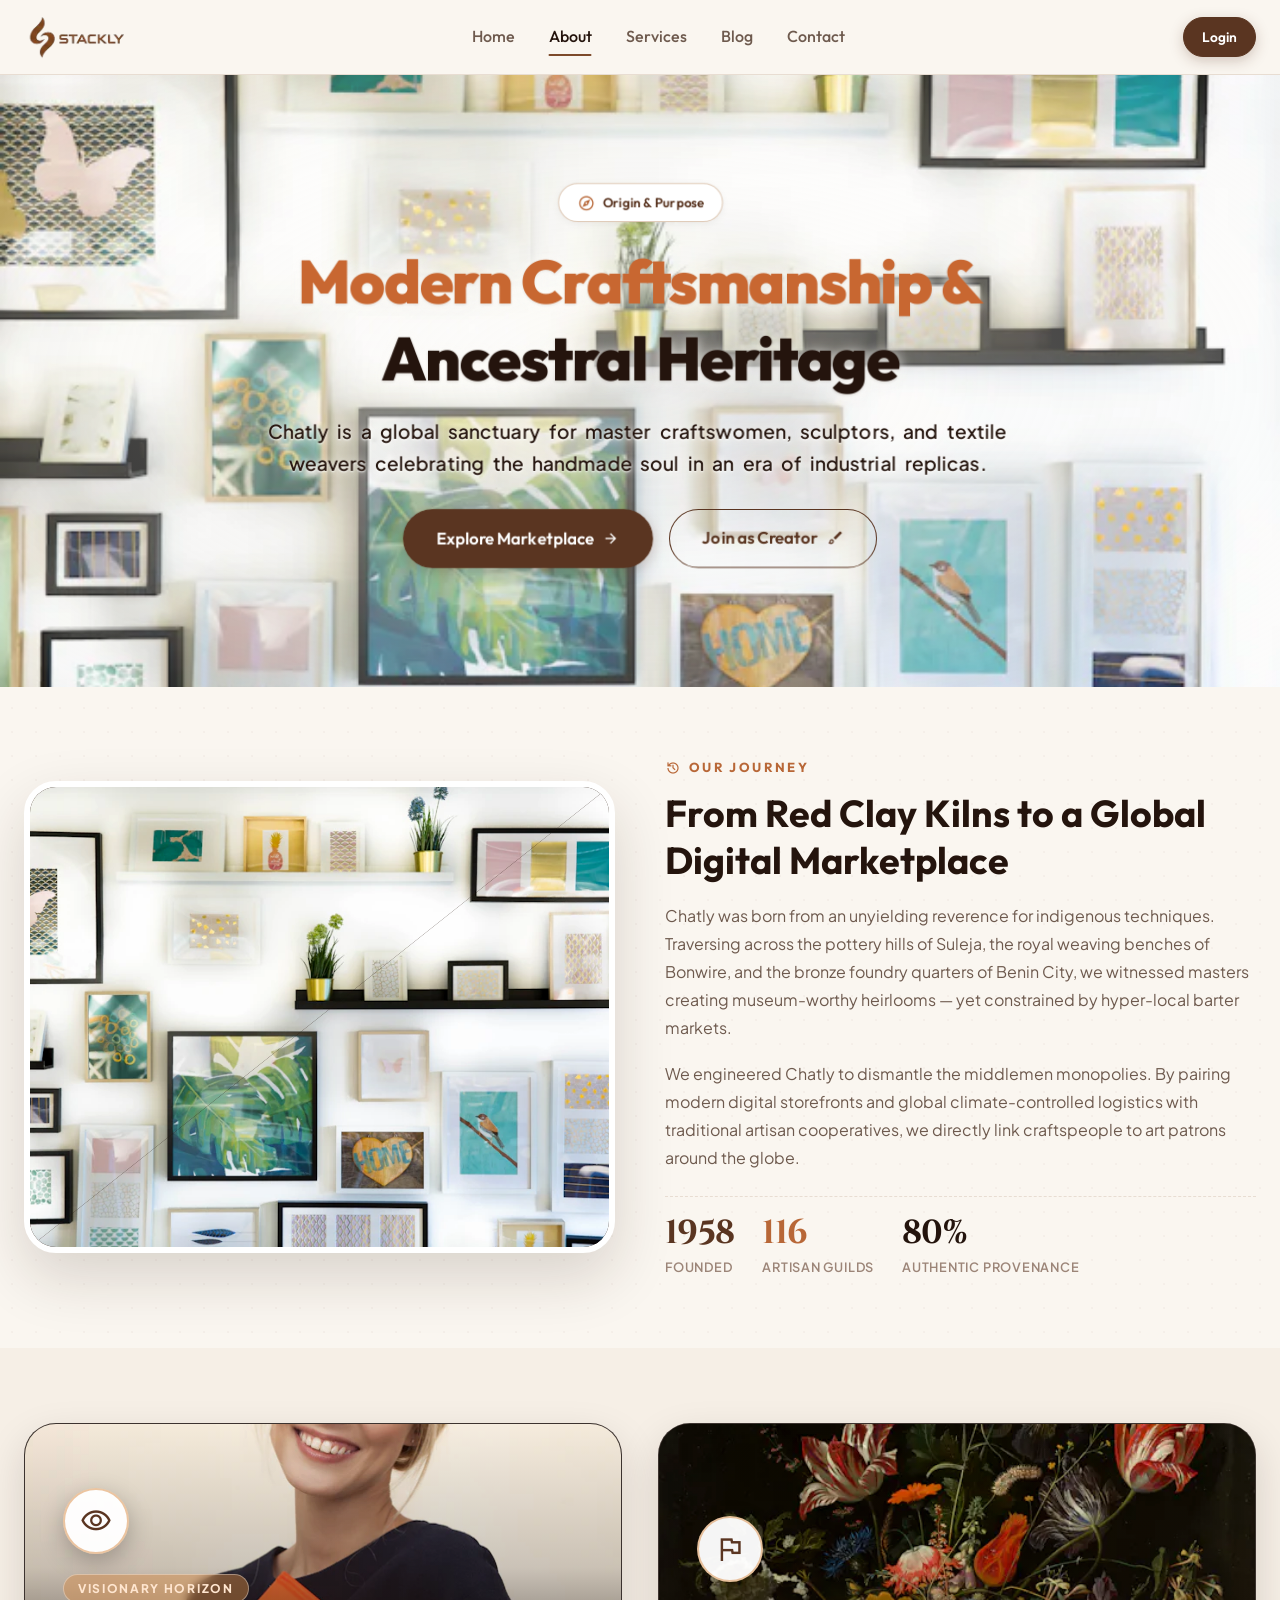
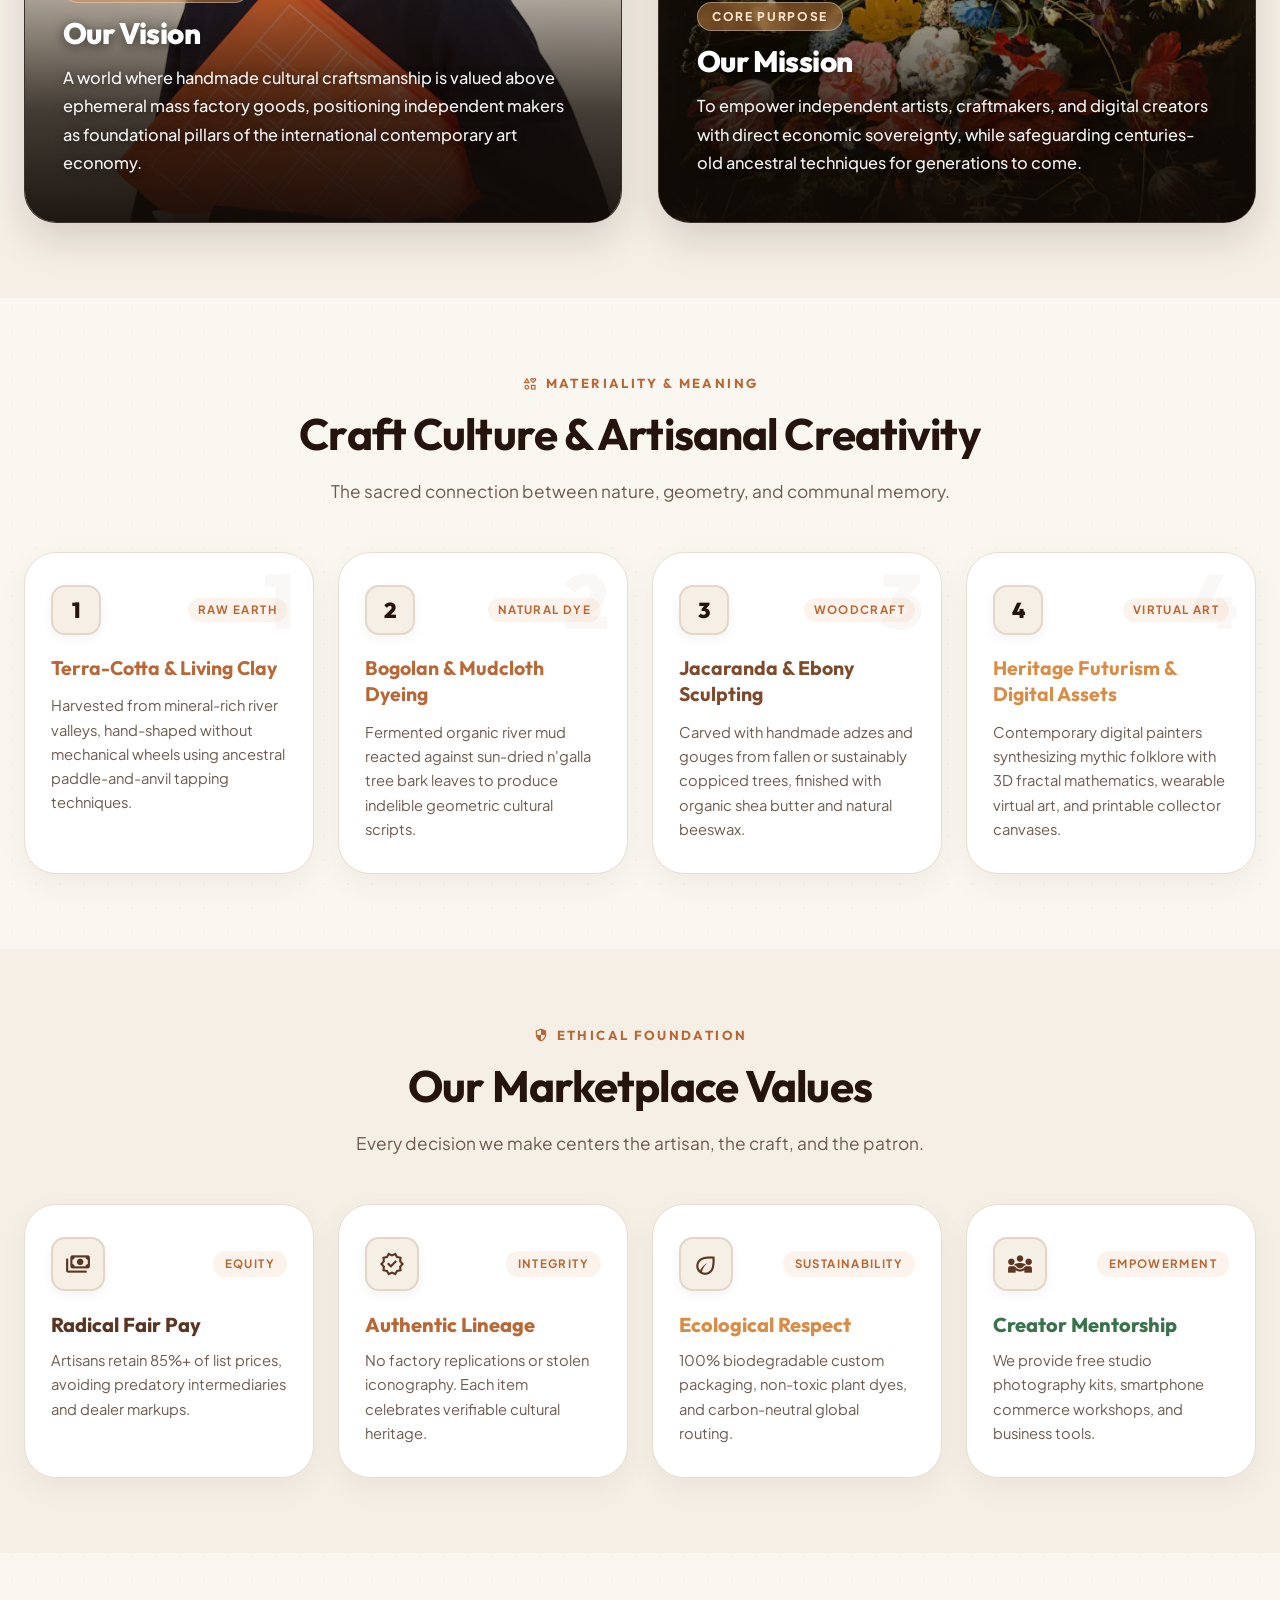
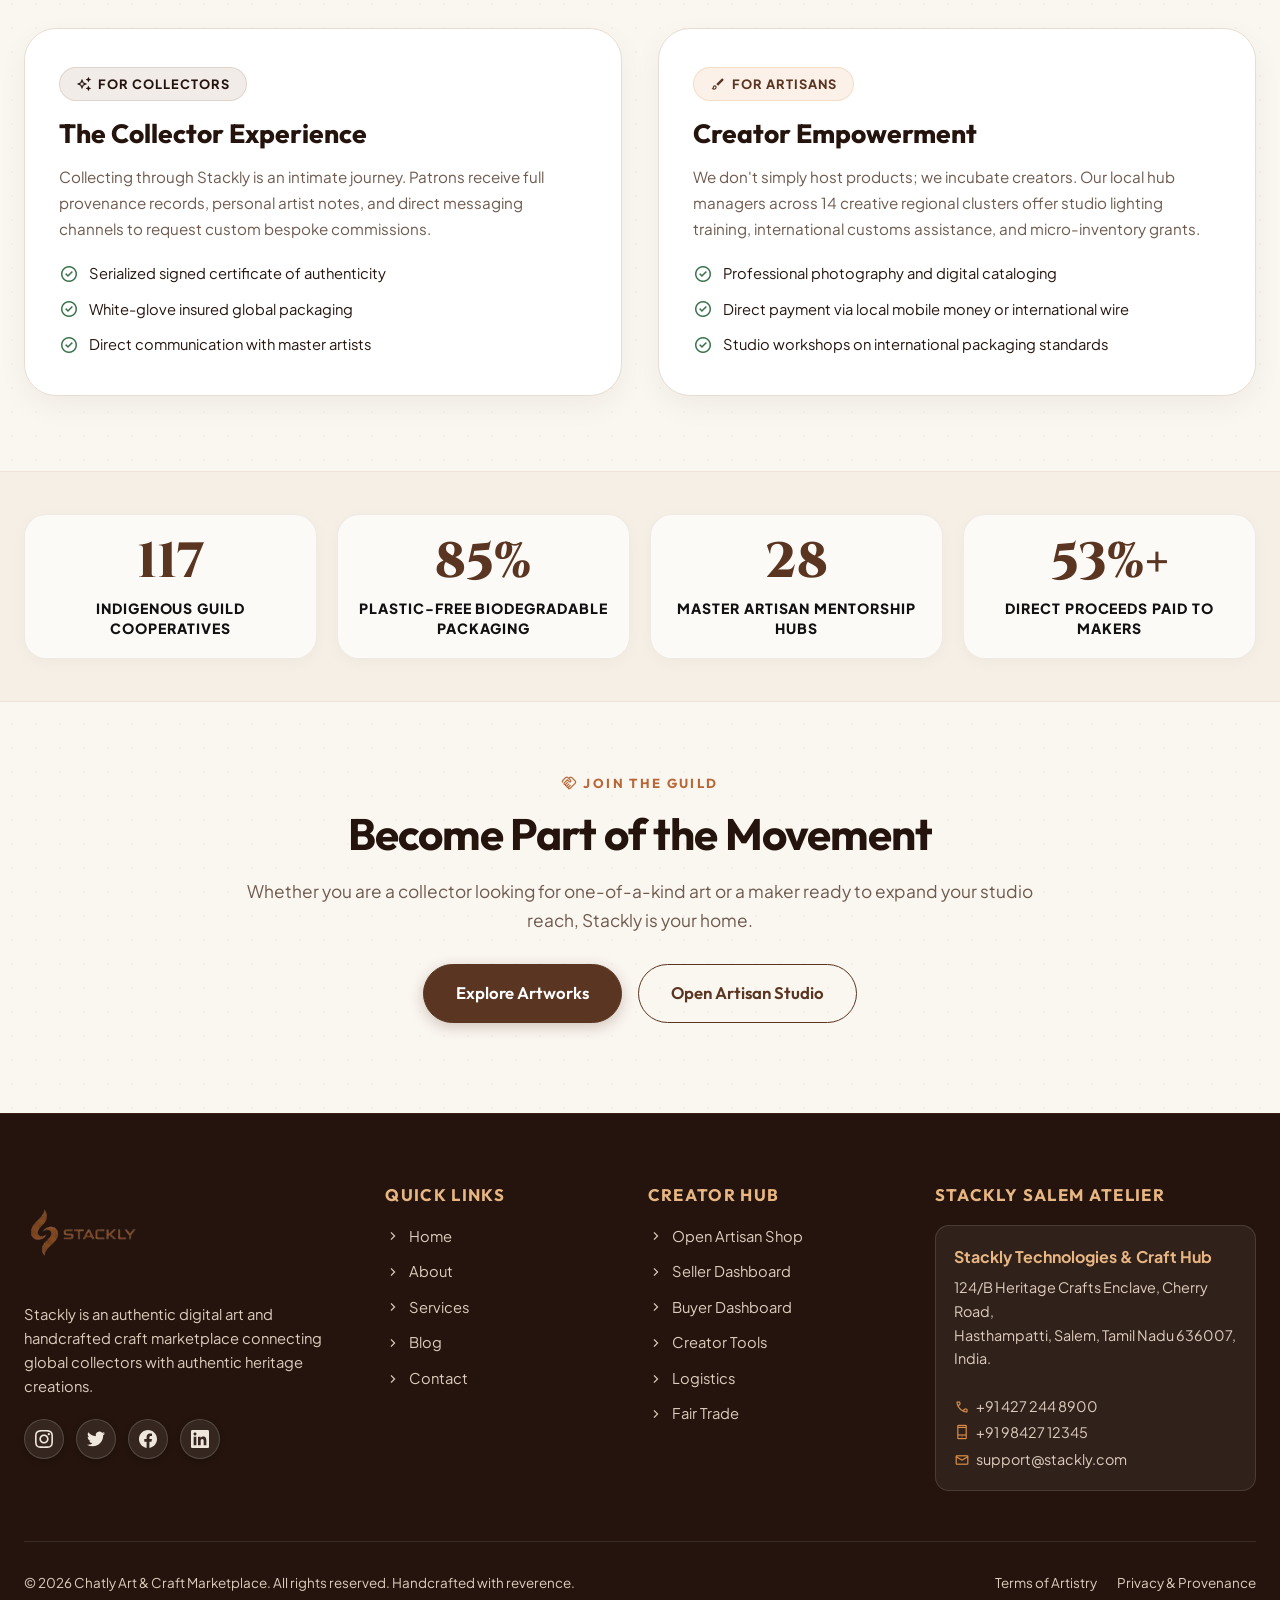
<file: about.html>
<!DOCTYPE html>
<html lang="en">
<head>
  <meta charset="UTF-8">
  <meta name="viewport" content="width=device-width, initial-scale=1.0">
  <title>About Us | Chatly Art & Craft Marketplace</title>
  <meta name="description" content="Discover the mission, heritage, and artisan community behind Chatly — empowering independent makers and connecting global collectors.">
  <link rel="stylesheet" href="css/style.css">
  <link rel="stylesheet" href="https://fonts.googleapis.com/css2?family=Material+Symbols+Outlined:opsz,wght,FILL,GRAD@20..48,100..700,0..1,-50..200" />
</head>
<body class="craft-texture">

  <!-- UNIQUE ART & CRAFT PRELOADER -->
  <div id="artisan-preloader" class="artisan-preloader" aria-label="Loading About Us">
    <div class="preloader-curtain curtain-left"></div>
    <div class="preloader-curtain curtain-right"></div>
    <div class="preloader-content">
      <div class="sketch-stage">
        <svg class="sketch-lines-svg" viewBox="0 0 320 320" fill="none" xmlns="http://www.w3.org/2000/svg">
          <circle class="stroke-ring" cx="160" cy="160" r="118" stroke="rgba(125, 74, 43, 0.35)" stroke-width="2" stroke-dasharray="14 10" />
          <path class="stroke-pencil" d="M 45 160 C 45 96 96 45 160 45 C 224 45 275 96 275 160 C 275 224 224 275 160 275" stroke="#5A3521" stroke-width="2.5" stroke-linecap="round" />
          <path class="stroke-brush" d="M 60 130 Q 160 30 260 130 Q 280 220 160 260 Q 40 220 60 130" stroke="#B86737" stroke-width="3" stroke-linecap="round" />
          <path class="craft-spiral" d="M 160 160 m -28 0 a 28,28 0 1,0 56,0 a 28,28 0 1,0 -56,0 m -18 0 a 46,46 0 1,0 92,0 a 46,46 0 1,0 -92,0" stroke="#7D4A2B" stroke-width="2" stroke-linecap="round" />
        </svg>

        <div class="logo-assemble-container">
          <img src="assets/stacklylogo_18.webp" alt="Chatly Craft Marketplace" class="preloader-logo-img">
        </div>

        <div class="finishing-flourish">
          <span class="finishing-dot dot-1"></span>
          <span class="finishing-dot dot-2"></span>
          <span class="finishing-dot dot-3"></span>
          <span class="finishing-dot dot-4"></span>
        </div>
      </div>
      <div class="preloader-status">
        <span class="craft-label">UNVEILING OUR STORY & HERITAGE</span>
        <div class="drawing-progress-bar">
          <div class="progress-fill"></div>
        </div>
      </div>
    </div>
  </div>

  <!-- PUBLIC HEADER -->
  <header class="public-header" id="main-header">
    <div class="container header-inner">
      <a href="index.html" class="brand-logo-link">
        <img src="assets/stacklylogo_18.webp" alt="Chatly Logo" class="chatly-logo-img">
      </a>

      <nav class="nav-menu">
        <a href="index.html" class="nav-link">Home</a>
        <a href="about.html" class="nav-link active">About</a>
        <a href="services.html" class="nav-link">Services</a>
        <a href="blog.html" class="nav-link">Blog</a>
        <a href="contact.html" class="nav-link">Contact</a>
      </nav>

      <div class="header-actions">
        <a href="login.html" class="btn btn-primary btn-sm">Login</a>
        <button class="mobile-nav-toggle" id="mobile-nav-toggle" aria-label="Toggle navigation menu">
          <span></span><span></span><span></span>
        </button>
      </div>
    </div>

    <!-- Mobile Drawer -->
    <div class="mobile-drawer" id="mobile-drawer">
      <a href="index.html" class="nav-link">Home</a>
      <a href="about.html" class="nav-link active">About</a>
      <a href="services.html" class="nav-link">Services</a>
      <a href="blog.html" class="nav-link">Blog</a>
      <a href="contact.html" class="nav-link">Contact</a>
      <div style="margin-top: 20px; display:flex; flex-direction:column; gap:12px;">
        <a href="login.html" class="btn btn-primary btn-block">Login</a>
        <a href="signup.html" class="btn btn-outline btn-block">Create Account</a>
      </div>
    </div>
  </header>

  <main>
    <!-- SECTION 1: ABOUT HERO -->
    <section class="hero-section" style="padding: 85px 0 95px 0;">
      <!-- Single clear background image on backside (Visible clearly, not dim, no white wash) -->
      <div class="hero-single-bg" style="background-image: url('assets/about_hero.webp');"></div>

      <div class="container">
        <div class="hero-content-center">
          <div class="hero-badge anim-hero-badge">
            <span class="material-symbols-outlined" style="font-size:18px; color:var(--c-terracotta);">explore</span>
            <span>Origin &amp; Purpose</span>
          </div>

          <h1 class="hero-title-arranged">
            <span class="hero-line hero-line-orange anim-hero-left-1">Modern Craftsmanship &amp;</span>
            <span class="hero-line hero-line-brown anim-hero-right">Ancestral Heritage</span>
          </h1>

          <p class="hero-subtitle-arranged hero-words-sentence">
            <span class="hero-word-right" style="--w-idx: 0;">Chatly</span>
            <span class="hero-word-right" style="--w-idx: 1;">is</span>
            <span class="hero-word-right" style="--w-idx: 2;">a</span>
            <span class="hero-word-right" style="--w-idx: 3;">global</span>
            <span class="hero-word-right" style="--w-idx: 4;">sanctuary</span>
            <span class="hero-word-right" style="--w-idx: 5;">for</span>
            <span class="hero-word-right" style="--w-idx: 6;">master</span>
            <span class="hero-word-right" style="--w-idx: 7;">craftswomen,</span>
            <span class="hero-word-right" style="--w-idx: 8;">sculptors,</span>
            <span class="hero-word-right" style="--w-idx: 9;">and</span>
            <span class="hero-word-right" style="--w-idx: 10;">textile</span>
            <span class="hero-word-right" style="--w-idx: 11;">weavers</span>
            <span class="hero-word-right" style="--w-idx: 12;">celebrating</span>
            <span class="hero-word-right" style="--w-idx: 13;">the</span>
            <span class="hero-word-right" style="--w-idx: 14;">handmade</span>
            <span class="hero-word-right" style="--w-idx: 15;">soul</span>
            <span class="hero-word-right" style="--w-idx: 16;">in</span>
            <span class="hero-word-right" style="--w-idx: 17;">an</span>
            <span class="hero-word-right" style="--w-idx: 18;">era</span>
            <span class="hero-word-right" style="--w-idx: 19;">of</span>
            <span class="hero-word-right" style="--w-idx: 20;">industrial</span>
            <span class="hero-word-right" style="--w-idx: 21;">replicas.</span>
          </p>

          <div class="hero-ctas" style="justify-content: center; margin-bottom: 0;">
            <a href="404.html" onclick="window.location.href='404.html'" class="btn btn-primary btn-lg anim-hero-btn-left">
              <span>Explore Marketplace</span>
              <span class="material-symbols-outlined" style="font-size:18px;">arrow_forward</span>
            </a>
            <a href="404.html" onclick="window.location.href='404.html'" class="btn btn-secondary btn-lg anim-hero-btn-right">
              <span>Join as Creator</span>
              <span class="material-symbols-outlined" style="font-size:18px;">brush</span>
            </a>
          </div>
        </div>
      </div>
    </section>

    <!-- SECTION 2: OUR STORY / OUR JOURNEY -->
    <section class="section our-story-section" id="our-story" style="padding: 70px 0;">
      <div class="container">
        <div class="our-story-grid">
          <!-- Left: Image separates diagonally and joins back seamlessly -->
          <div class="our-story-image-wrap">
            <div class="diagonal-split-stage">
              <div class="diagonal-half half-top-left">
                <img src="assets/studio_workshop.webp" alt="Artisan Craft Studio" class="diagonal-img">
              </div>
              <div class="diagonal-half half-bottom-right">
                <img src="assets/studio_workshop.webp" alt="Artisan Craft Studio" class="diagonal-img">
              </div>
              <div class="diagonal-seam-glow"></div>
            </div>
          </div>

          <!-- Right: Content comes from right side, numbers live run -->
          <div class="our-story-content-side">
            <span class="section-tag anim-story-tag"><span class="material-symbols-outlined" style="font-size:16px;">history</span> Our Journey</span>
            <h2 class="our-story-title anim-story-title">From Red Clay Kilns to a Global Digital Marketplace</h2>
            <p class="our-story-desc anim-story-p1">
              Chatly was born from an unyielding reverence for indigenous techniques. Traversing across the pottery hills of Suleja, the royal weaving benches of Bonwire, and the bronze foundry quarters of Benin City, we witnessed masters creating museum-worthy heirlooms — yet constrained by hyper-local barter markets.
            </p>
            <p class="our-story-desc anim-story-p2">
              We engineered Chatly to dismantle the middlemen monopolies. By pairing modern digital storefronts and global climate-controlled logistics with traditional artisan cooperatives, we directly link craftspeople to art patrons around the globe.
            </p>
            <div class="our-story-stats-grid anim-story-stats">
              <div class="our-story-stat-card">
                <strong class="our-story-counter" data-count="2021" data-delay="300">2021</strong>
                <div class="stat-label">Founded</div>
              </div>
              <div class="our-story-stat-card">
                <strong class="our-story-counter" data-count="128" data-delay="500">128</strong>
                <div class="stat-label">Artisan Guilds</div>
              </div>
              <div class="our-story-stat-card">
                <strong class="our-story-counter" data-count="100" data-suffix="%" data-delay="700">100%</strong>
                <div class="stat-label">Authentic Provenance</div>
              </div>
            </div>
          </div>
        </div>
      </div>
    </section>

    <!-- SECTION 3: MISSION & VISION (SWAPPED POSITIONS: VISION LEFT, MISSION RIGHT) -->
    <section class="section mission-vision-section" id="mission-vision-section" style="padding: 75px 0; background-color: var(--c-cream-soft); overflow: hidden;">
      <div class="container">
        <div class="mission-vision-grid">
          <!-- CARD 1: OUR VISION (Swapped to Left Position) -->
          <div class="card-mission-vision vision-card anim-swap-left">
            <div class="card-mv-bg" style="background-image: url('assets/about_vision.webp');"></div>
            <div class="card-mv-overlay"></div>
            <div class="card-mv-content">
              <div class="mv-icon-wrap" aria-label="Our Vision Icon">
                <span class="material-symbols-outlined">visibility</span>
              </div>
              <span class="mv-badge">Visionary Horizon</span>
              <h3 class="mv-title">Our Vision</h3>
              <p class="mv-text">
                A world where handmade cultural craftsmanship is valued above ephemeral mass factory goods, positioning independent makers as foundational pillars of the international contemporary art economy.
              </p>
            </div>
          </div>

          <!-- CARD 2: OUR MISSION (Swapped to Right Position) -->
          <div class="card-mission-vision mission-card anim-swap-right">
            <div class="card-mv-bg" style="background-image: url('assets/about_mission.webp');"></div>
            <div class="card-mv-overlay"></div>
            <div class="card-mv-content">
              <div class="mv-icon-wrap" aria-label="Our Mission Icon">
                <span class="material-symbols-outlined">flag</span>
              </div>
              <span class="mv-badge">Core Purpose</span>
              <h3 class="mv-title">Our Mission</h3>
              <p class="mv-text">
                To empower independent artists, craftmakers, and digital creators with direct economic sovereignty, while safeguarding centuries-old ancestral techniques for generations to come.
              </p>
            </div>
          </div>
        </div>
      </div>
    </section>

    <!-- SECTION 4: CRAFT CULTURE & ARTISANAL CREATIVITY (NUMBERED 1-4 & ARRANGE ONE BY ONE) -->
    <section class="section craft-culture-section" id="craft-culture-section" style="padding: 75px 0;">
      <div class="container">
        <div class="section-header">
          <span class="section-tag"><span class="material-symbols-outlined" style="font-size:16px;">interests</span> Materiality &amp; Meaning</span>
          <h2 class="section-title">Craft Culture &amp; Artisanal Creativity</h2>
          <p class="section-subtitle">The sacred connection between nature, geometry, and communal memory.</p>
        </div>

        <div class="craft-culture-grid">
          <!-- CARD 1 -->
          <div class="card-artisan craft-culture-card anim-culture-card">
            <span class="craft-watermark-number">1</span>
            <div class="craft-card-header">
              <span class="craft-number-badge">1</span>
              <span class="craft-step-tag">Raw Earth</span>
            </div>
            <h4 class="craft-card-title title-terracotta">Terra-Cotta &amp; Living Clay</h4>
            <p class="craft-card-desc">
              Harvested from mineral-rich river valleys, hand-shaped without mechanical wheels using ancestral paddle-and-anvil tapping techniques.
            </p>
          </div>

          <!-- CARD 2 -->
          <div class="card-artisan craft-culture-card anim-culture-card">
            <span class="craft-watermark-number">2</span>
            <div class="craft-card-header">
              <span class="craft-number-badge">2</span>
              <span class="craft-step-tag">Natural Dye</span>
            </div>
            <h4 class="craft-card-title title-brown">Bogolan &amp; Mudcloth Dyeing</h4>
            <p class="craft-card-desc">
              Fermented organic river mud reacted against sun-dried n'galla tree bark leaves to produce indelible geometric cultural scripts.
            </p>
          </div>

          <!-- CARD 3 -->
          <div class="card-artisan craft-culture-card anim-culture-card">
            <span class="craft-watermark-number">3</span>
            <div class="craft-card-header">
              <span class="craft-number-badge">3</span>
              <span class="craft-step-tag">Woodcraft</span>
            </div>
            <h4 class="craft-card-title title-medium-brown">Jacaranda &amp; Ebony Sculpting</h4>
            <p class="craft-card-desc">
              Carved with handmade adzes and gouges from fallen or sustainably coppiced trees, finished with organic shea butter and natural beeswax.
            </p>
          </div>

          <!-- CARD 4 -->
          <div class="card-artisan craft-culture-card anim-culture-card">
            <span class="craft-watermark-number">4</span>
            <div class="craft-card-header">
              <span class="craft-number-badge">4</span>
              <span class="craft-step-tag">Virtual Art</span>
            </div>
            <h4 class="craft-card-title title-ochre">Heritage Futurism &amp; Digital Assets</h4>
            <p class="craft-card-desc">
              Contemporary digital painters synthesizing mythic folklore with 3D fractal mathematics, wearable virtual art, and printable collector canvases.
            </p>
          </div>
        </div>
      </div>
    </section>

    <!-- SECTION 5: MARKETPLACE VALUES (STAGGERED ORDER 1 -> 3 -> 2 -> 4 & 3D FLIP NUMBERS 01-04) -->
    <section class="section values-section" id="marketplace-values" style="padding: 75px 0; background-color: var(--c-cream-soft); overflow: hidden;">
      <div class="container">
        <div class="section-header">
          <span class="section-tag"><span class="material-symbols-outlined" style="font-size:16px;">security</span> Ethical Foundation</span>
          <h2 class="section-title">Our Marketplace Values</h2>
          <p class="section-subtitle">Every decision we make centers the artisan, the craft, and the patron.</p>
        </div>

        <div class="values-grid">
          <!-- CARD 1 (Enters 1st in sequence) -->
          <div class="card-artisan card-value anim-value-card">
            <span class="value-watermark-number">01</span>
            <div class="value-card-top">
              <div class="values-flip-box" title="Marketplace Value 01">
                <div class="values-flip-flipper">
                  <div class="values-flip-front">
                    <span class="material-symbols-outlined flip-icon">payments</span>
                  </div>
                  <div class="values-flip-back badge-num-01">
                    <span class="values-flip-number">01</span>
                  </div>
                </div>
              </div>
              <span class="value-pill-tag">Equity</span>
            </div>
            <h4 class="value-title title-warm-brown">Radical Fair Pay</h4>
            <p class="value-desc">Artisans retain 85%+ of list prices, avoiding predatory intermediaries and dealer markups.</p>
          </div>

          <!-- CARD 2 (Enters 3rd in sequence: after Card 3) -->
          <div class="card-artisan card-value anim-value-card">
            <span class="value-watermark-number">02</span>
            <div class="value-card-top">
              <div class="values-flip-box" title="Marketplace Value 02">
                <div class="values-flip-flipper">
                  <div class="values-flip-front">
                    <span class="material-symbols-outlined flip-icon">verified</span>
                  </div>
                  <div class="values-flip-back badge-num-02">
                    <span class="values-flip-number">02</span>
                  </div>
                </div>
              </div>
              <span class="value-pill-tag">Integrity</span>
            </div>
            <h4 class="value-title title-terracotta">Authentic Lineage</h4>
            <p class="value-desc">No factory replications or stolen iconography. Each item celebrates verifiable cultural heritage.</p>
          </div>

          <!-- CARD 3 (Enters 2nd in sequence: before Card 2) -->
          <div class="card-artisan card-value anim-value-card">
            <span class="value-watermark-number">03</span>
            <div class="value-card-top">
              <div class="values-flip-box" title="Marketplace Value 03">
                <div class="values-flip-flipper">
                  <div class="values-flip-front">
                    <span class="material-symbols-outlined flip-icon">eco</span>
                  </div>
                  <div class="values-flip-back badge-num-03">
                    <span class="values-flip-number">03</span>
                  </div>
                </div>
              </div>
              <span class="value-pill-tag">Sustainability</span>
            </div>
            <h4 class="value-title title-ochre">Ecological Respect</h4>
            <p class="value-desc">100% biodegradable custom packaging, non-toxic plant dyes, and carbon-neutral global routing.</p>
          </div>

          <!-- CARD 4 (Enters 4th in sequence) -->
          <div class="card-artisan card-value anim-value-card">
            <span class="value-watermark-number">04</span>
            <div class="value-card-top">
              <div class="values-flip-box" title="Marketplace Value 04">
                <div class="values-flip-flipper">
                  <div class="values-flip-front">
                    <span class="material-symbols-outlined flip-icon">diversity_3</span>
                  </div>
                  <div class="values-flip-back badge-num-04">
                    <span class="values-flip-number">04</span>
                  </div>
                </div>
              </div>
              <span class="value-pill-tag">Empowerment</span>
            </div>
            <h4 class="value-title title-success">Creator Mentorship</h4>
            <p class="value-desc">We provide free studio photography kits, smartphone commerce workshops, and business tools.</p>
          </div>
        </div>
      </div>
    </section>

    <!-- SECTION 6: THE COLLECTOR EXPERIENCE & CREATOR EMPOWERMENT (SWAPPED: COLLECTOR FIRST, CREATOR SECOND & CLICK ENLIGHTENMENT) -->
    <section class="section empowerment-section" id="empowerment-experience-section" style="padding: 75px 0; overflow: hidden;">
      <div class="container">
        <div class="empowerment-grid">
          <!-- CARD 1: THE COLLECTOR EXPERIENCE (Swapped to First / Left Position) -->
          <div class="card-artisan card-empowerment anim-empower-left" id="card-collector-experience" tabindex="0" role="button" aria-pressed="false" title="The Collector Experience">
            <div class="empower-ambient-glow"></div>
            <div class="empower-card-header">
              <span class="badge empower-badge badge-collector">
                <span class="material-symbols-outlined badge-icon">auto_awesome</span>
                <span>For Collectors</span>
              </span>
            </div>
            <h3 class="empower-title">The Collector Experience</h3>
            <p class="empower-desc">
              Collecting through Stackly is an intimate journey. Patrons receive full provenance records, personal artist notes, and direct messaging channels to request custom bespoke commissions.
            </p>
            <ul class="empower-list">
              <li><span class="material-symbols-outlined check-icon">check_circle</span> Serialized signed certificate of authenticity</li>
              <li><span class="material-symbols-outlined check-icon">check_circle</span> White-glove insured global packaging</li>
              <li><span class="material-symbols-outlined check-icon">check_circle</span> Direct communication with master artists</li>
            </ul>
          </div>

          <!-- CARD 2: CREATOR EMPOWERMENT (Swapped to Second / Right Position) -->
          <div class="card-artisan card-empowerment anim-empower-right" id="card-creator-empowerment" tabindex="0" role="button" aria-pressed="false" title="Creator Empowerment">
            <div class="empower-ambient-glow"></div>
            <div class="empower-card-header">
              <span class="badge empower-badge badge-artisan">
                <span class="material-symbols-outlined badge-icon">brush</span>
                <span>For Artisans</span>
              </span>
            </div>
            <h3 class="empower-title">Creator Empowerment</h3>
            <p class="empower-desc">
              We don't simply host products; we incubate creators. Our local hub managers across 14 creative regional clusters offer studio lighting training, international customs assistance, and micro-inventory grants.
            </p>
            <ul class="empower-list">
              <li><span class="material-symbols-outlined check-icon">check_circle</span> Professional photography and digital cataloging</li>
              <li><span class="material-symbols-outlined check-icon">check_circle</span> Direct payment via local mobile money or international wire</li>
              <li><span class="material-symbols-outlined check-icon">check_circle</span> Studio workshops on international packaging standards</li>
            </ul>
          </div>
        </div>
      </div>
    </section>

    <!-- SECTION 7: IMPACT STATISTICS (LIVE RUN NUMBERS & BOLD BLACK LABELS) -->
    <section class="section impact-stats-section" id="impact-statistics" style="padding: 42px 0; background-color: var(--c-cream-soft); border-top: 1px solid rgba(125,74,43,0.08); border-bottom: 1px solid rgba(125,74,43,0.08);">
      <div class="container">
        <div class="stats-grid impact-stats-grid">
          <div class="stat-item">
            <div class="stat-number live-counter" data-count="128">128</div>
            <div class="stat-desc">Indigenous Guild Cooperatives</div>
          </div>
          <div class="stat-item">
            <div class="stat-number live-counter" data-count="100" data-suffix="%">100%</div>
            <div class="stat-desc">Plastic-Free Biodegradable Packaging</div>
          </div>
          <div class="stat-item">
            <div class="stat-number live-counter" data-count="38">38</div>
            <div class="stat-desc">Master Artisan Mentorship Hubs</div>
          </div>
          <div class="stat-item">
            <div class="stat-number live-counter" data-count="85" data-suffix="%+">85%+</div>
            <div class="stat-desc">Direct Proceeds Paid to Makers</div>
          </div>
        </div>
      </div>
    </section>

    <!-- SECTION 8: COMMUNITY CALL TO ACTION -->
    <section class="section maker-cta-section" id="maker-cta-section" style="padding: 70px 0 90px 0; text-align: center; overflow: hidden;">
      <div class="container container-narrow">
        <span class="section-tag maker-cta-tag"><span class="material-symbols-outlined" style="font-size:16px;">handshake</span> Join the Guild</span>
        <h2 class="section-title maker-cta-title anim-cta-words-right">Become Part of the Movement</h2>
        <p class="section-subtitle maker-cta-sentence anim-cta-words-left" style="margin-bottom: 28px;">
          Whether you are a collector looking for one-of-a-kind art or a maker ready to expand your studio reach, Stackly is your home.
        </p>
        <div class="maker-cta-actions" style="display:flex; justify-content:center; gap:16px; flex-wrap:wrap;">
          <a href="404.html" class="btn btn-primary btn-lg cta-btn-left">Explore Artworks</a>
          <a href="404.html" class="btn btn-secondary btn-lg cta-btn-right">Open Artisan Studio</a>
        </div>
      </div>
    </section>
  </main>

  <!-- FOOTER -->
  <footer class="public-footer">
    <div class="container">
      <div class="footer-grid">
        <div>
          <a href="index.html" class="brand-logo-link footer-logo-link"><img src="assets/stacklylogo_18.webp" alt="Stackly Logo" class="footer-brand-logo"></a>
          <p class="footer-desc">
            Stackly is an authentic digital art and handcrafted craft marketplace connecting global collectors with authentic heritage creations.
          </p>
          <div class="footer-social-links" aria-label="Social media links">
            <a href="404.html" class="footer-social-icon" title="Instagram" aria-label="Instagram" onclick="window.location.href='404.html'">
              <svg viewBox="0 0 24 24" width="18" height="18" fill="currentColor" aria-hidden="true">
                <path d="M12 2.163c3.204 0 3.584.012 4.85.07 3.252.148 4.771 1.691 4.919 4.919.058 1.265.069 1.645.069 4.849 0 3.205-.012 3.584-.069 4.849-.149 3.225-1.664 4.771-4.919 4.919-1.266.058-1.644.07-4.85.07-3.204 0-3.584-.012-4.849-.07-3.26-.149-4.771-1.699-4.919-4.92-.058-1.265-.07-1.644-.07-4.849 0-3.204.013-3.583.07-4.849.149-3.227 1.664-4.771 4.919-4.919 1.266-.057 1.645-.069 4.849-.069zm0-2.163c-3.259 0-3.667.014-4.947.072-4.358.2-6.78 2.618-6.98 6.98-.059 1.281-.073 1.689-.073 4.948 0 3.259.014 3.668.072 4.948.2 4.358 2.618 6.78 6.98 6.98 1.281.058 1.689.072 4.948.072 3.259 0 3.668-.014 4.948-.072 4.354-.2 6.782-2.618 6.979-6.98.059-1.28.073-1.689.073-4.948 0-3.259-.014-3.667-.072-4.947-.196-4.354-2.617-6.78-6.979-6.98-1.281-.059-1.69-.073-4.949-.073zm0 5.838c-3.403 0-6.162 2.759-6.162 6.162s2.759 6.163 6.162 6.163 6.162-2.759 6.162-6.163c0-3.403-2.759-6.162-6.162-6.162zm0 10.162c-2.209 0-4-1.79-4-4 0-2.209 1.791-4 4-4s4 1.791 4 4c0 2.21-1.791 4-4 4zm6.406-11.845c-.796 0-1.441.645-1.441 1.44s.645 1.44 1.441 1.44c.795 0 1.439-.645 1.439-1.44s-.644-1.44-1.439-1.44z"/>
              </svg>
            </a>
            <a href="404.html" class="footer-social-icon" title="Twitter" aria-label="Twitter" onclick="window.location.href='404.html'">
              <svg viewBox="0 0 24 24" width="18" height="18" fill="currentColor" aria-hidden="true">
                <path d="M23.953 4.57a10 10 0 01-2.825.775 4.958 4.958 0 002.163-2.723c-.951.555-2.005.959-3.127 1.184a4.92 4.92 0 00-8.384 4.482C7.69 8.095 4.067 6.13 1.64 3.162a4.822 4.822 0 00-.666 2.475c0 1.71.87 3.213 2.188 4.096a4.904 4.904 0 01-2.228-.616v.06a4.923 4.923 0 003.946 4.827 4.996 4.996 0 01-2.212.085 4.936 4.936 0 004.604 3.417 9.867 9.867 0 01-6.102 2.105c-.39 0-.779-.023-1.17-.067a13.995 13.995 0 007.557 2.209c9.053 0 13.998-7.496 13.998-13.985 0-.21 0-.42-.015-.63A9.936 9.936 0 0024 4.59z"/>
              </svg>
            </a>
            <a href="404.html" class="footer-social-icon" title="Facebook" aria-label="Facebook" onclick="window.location.href='404.html'">
              <svg viewBox="0 0 24 24" width="18" height="18" fill="currentColor" aria-hidden="true">
                <path d="M24 12.073c0-6.627-5.373-12-12-12s-12 5.373-12 12c0 5.99 4.388 10.954 10.125 11.854v-8.385H7.078v-3.47h3.047V9.43c0-3.007 1.792-4.669 4.533-4.669 1.312 0 2.686.235 2.686.235v2.953H15.83c-1.491 0-1.956.925-1.956 1.874v2.25h3.328l-.532 3.47h-2.796v8.385C19.612 23.027 24 18.062 24 12.073z"/>
              </svg>
            </a>
            <a href="404.html" class="footer-social-icon" title="LinkedIn" aria-label="LinkedIn" onclick="window.location.href='404.html'">
              <svg viewBox="0 0 24 24" width="18" height="18" fill="currentColor" aria-hidden="true">
                <path d="M20.447 20.452h-3.554v-5.569c0-1.328-.027-3.037-1.852-3.037-1.853 0-2.136 1.445-2.136 2.939v5.667H9.351V9h3.414v1.561h.046c.477-.9 1.637-1.85 3.37-1.85 3.601 0 4.267 2.37 4.267 5.455v6.286zM5.337 7.433c-1.144 0-2.063-.926-2.063-2.065 0-1.138.92-2.063 2.063-2.063 1.14 0 2.064.925 2.064 2.063 0 1.139-.925 2.065-2.064 2.065zm1.782 13.019H3.555V9h3.564v11.452zM22.225 0H1.771C.792 0 0 .774 0 1.729v20.542C0 23.227.792 24 1.771 24h20.451C23.2 24 24 23.227 24 22.271V1.729C24 .774 23.2 0 22.222 0h.003z"/>
              </svg>
            </a>
          </div>
        </div>
        <div>
          <h4 class="footer-heading">Quick Links</h4>
          <div class="footer-links">
            <a href="index.html" class="footer-link"><span class="material-symbols-outlined" style="font-size:16px;">chevron_right</span> Home</a>
            <a href="about.html" class="footer-link"><span class="material-symbols-outlined" style="font-size:16px;">chevron_right</span> About</a>
            <a href="services.html" class="footer-link"><span class="material-symbols-outlined" style="font-size:16px;">chevron_right</span> Services</a>
            <a href="blog.html" class="footer-link"><span class="material-symbols-outlined" style="font-size:16px;">chevron_right</span> Blog</a>
            <a href="contact.html" class="footer-link"><span class="material-symbols-outlined" style="font-size:16px;">chevron_right</span> Contact</a>
          </div>
        </div>
        <div>
          <h4 class="footer-heading">Creator Hub</h4>
          <div class="footer-links">
            <a href="404.html" class="footer-link"><span class="material-symbols-outlined" style="font-size:16px;">chevron_right</span> Open Artisan Shop</a>
            <a href="404.html" class="footer-link"><span class="material-symbols-outlined" style="font-size:16px;">chevron_right</span> Seller Dashboard</a>
            <a href="404.html" class="footer-link"><span class="material-symbols-outlined" style="font-size:16px;">chevron_right</span> Buyer Dashboard</a>
            <a href="404.html" class="footer-link"><span class="material-symbols-outlined" style="font-size:16px;">chevron_right</span> Creator Tools</a>
            <a href="404.html" class="footer-link"><span class="material-symbols-outlined" style="font-size:16px;">chevron_right</span> Logistics</a>
            <a href="404.html" class="footer-link"><span class="material-symbols-outlined" style="font-size:16px;">chevron_right</span> Fair Trade</a>
          </div>
        </div>
        <div>
          <h4 class="footer-heading">Stackly Salem Atelier</h4>
          <div class="footer-address-card">
            <strong>Stackly Technologies & Craft Hub</strong>
            124/B Heritage Crafts Enclave, Cherry Road,<br>
            Hasthampatti, Salem, Tamil Nadu 636007, India.<br><br>
            <div style="display:flex; align-items:center; gap:6px; margin-bottom:2px;">
              <span class="material-symbols-outlined" style="font-size:16px; color:var(--c-ochre); flex-shrink:0;">call</span>
              <span style="white-space:nowrap;">+91 427 244 8900</span>
            </div>
            <div style="display:flex; align-items:center; gap:6px; margin-bottom:4px;">
              <span class="material-symbols-outlined" style="font-size:16px; color:var(--c-ochre); flex-shrink:0;">phone_iphone</span>
              <span style="white-space:nowrap;">+91 98427 12345</span>
            </div>
            <div style="display:flex; align-items:center; gap:6px;">
              <span class="material-symbols-outlined" style="font-size:16px; color:var(--c-ochre);">mail</span>
              <span>support@stackly.com</span>
            </div>
          </div>
        </div>
      </div>
      <div class="footer-bottom">
        <div>&copy; 2026 Chatly Art & Craft Marketplace. All rights reserved. Handcrafted with reverence.</div>
        <div style="display:flex; gap:20px;">
          <a href="404.html" style="color:var(--c-beige-dark);">Terms of Artistry</a>
          <a href="404.html" style="color:var(--c-beige-dark);">Privacy & Provenance</a>
        </div>
      </div>
    </div>
  </footer>

  <script src="js/script.js"></script>
</body>
</html>
</file>
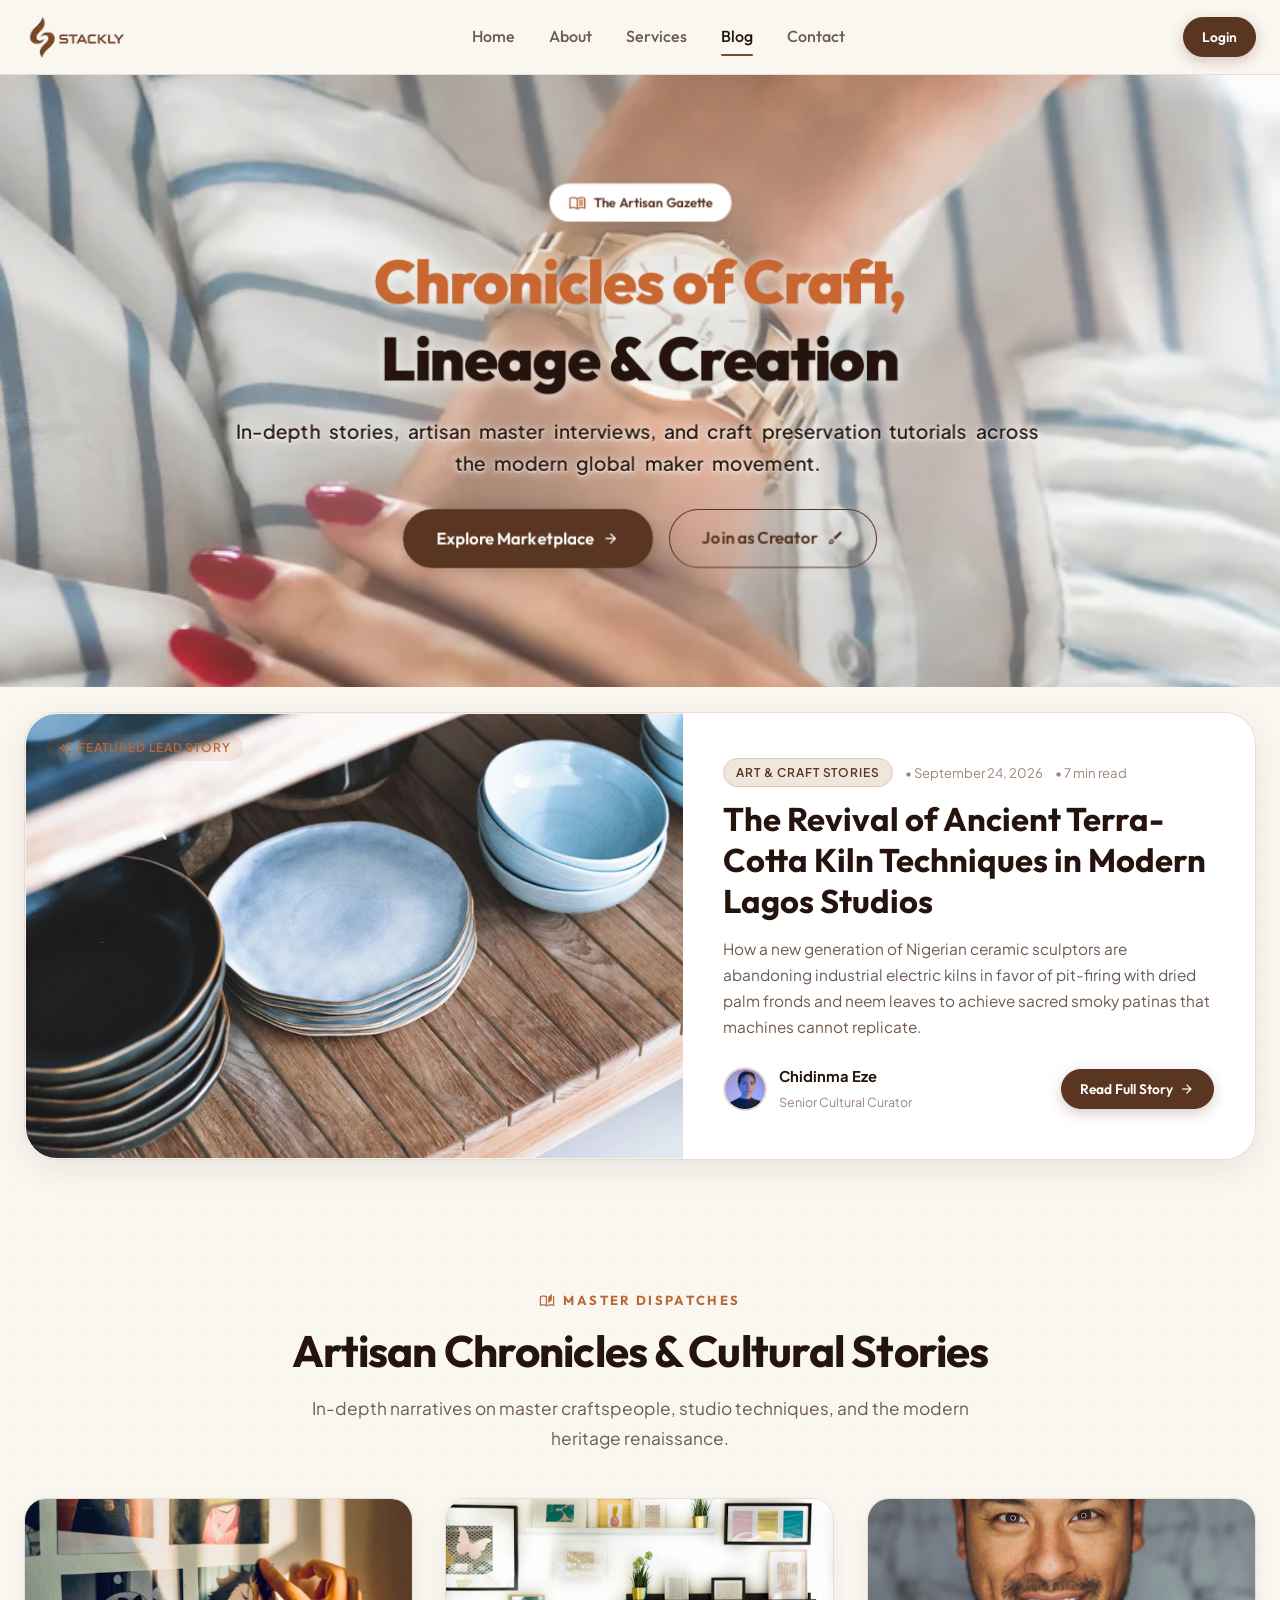
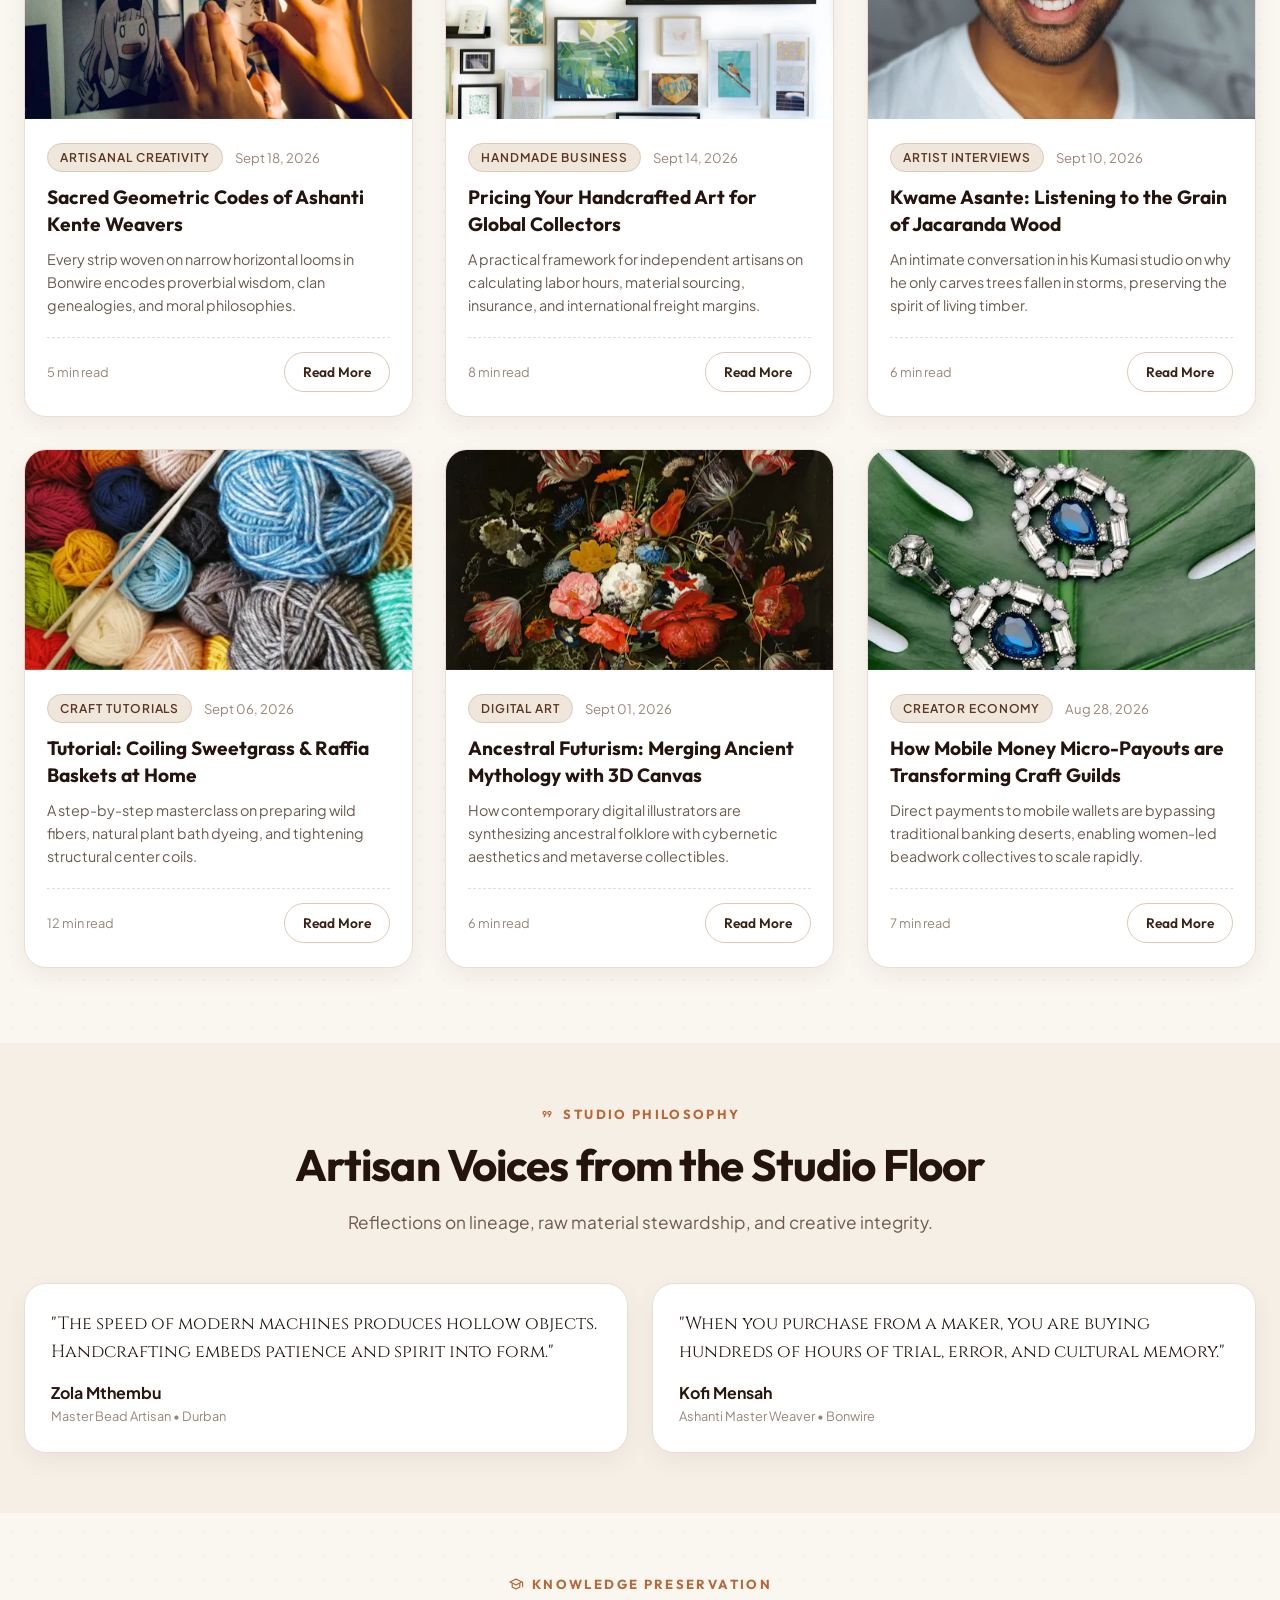
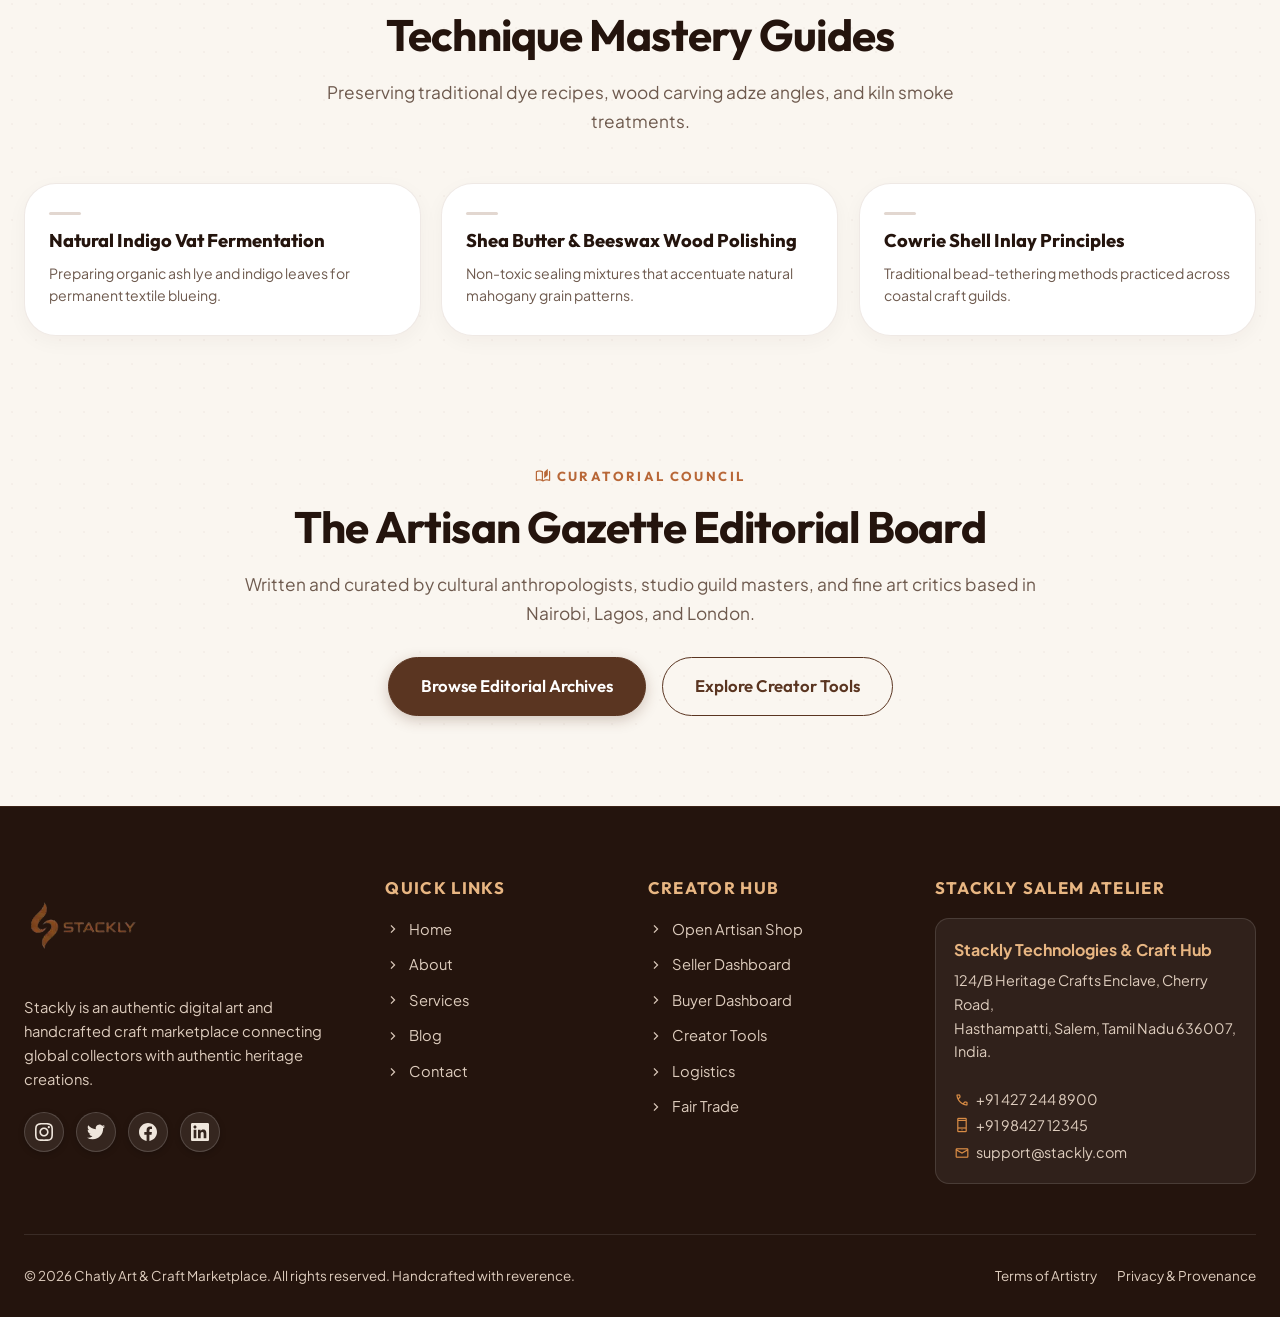
<file: blog.html>
<!DOCTYPE html>
<html lang="en">
<head>
  <meta charset="UTF-8">
  <meta name="viewport" content="width=device-width, initial-scale=1.0">
  <title>Editorial Journal & Stories | Chatly Art & Craft Marketplace</title>
  <meta name="description" content="Explore insightful essays, artisan interviews, craft tutorials, authentic creative traditions, and creator economy trends on Chatly's editorial journal.">
  <link rel="stylesheet" href="css/style.css">
  <link rel="stylesheet" href="https://fonts.googleapis.com/css2?family=Material+Symbols+Outlined:opsz,wght,FILL,GRAD@20..48,100..700,0..1,-50..200" />
</head>
<body class="craft-texture">

  <!-- UNIQUE ART & CRAFT PRELOADER -->
  <div id="artisan-preloader" class="artisan-preloader" aria-label="Loading Editorial Journal">
    <div class="preloader-curtain curtain-left"></div>
    <div class="preloader-curtain curtain-right"></div>
    <div class="preloader-content">
      <div class="sketch-stage">
        <svg class="sketch-lines-svg" viewBox="0 0 320 320" fill="none" xmlns="http://www.w3.org/2000/svg">
          <circle class="stroke-ring" cx="160" cy="160" r="118" stroke="rgba(125, 74, 43, 0.35)" stroke-width="2" stroke-dasharray="14 10" />
          <path class="stroke-pencil" d="M 45 160 C 45 96 96 45 160 45 C 224 45 275 96 275 160 C 275 224 224 275 160 275" stroke="#5A3521" stroke-width="2.5" stroke-linecap="round" />
          <path class="stroke-brush" d="M 60 130 Q 160 30 260 130 Q 280 220 160 260 Q 40 220 60 130" stroke="#B86737" stroke-width="3" stroke-linecap="round" />
          <path class="craft-spiral" d="M 160 160 m -28 0 a 28,28 0 1,0 56,0 a 28,28 0 1,0 -56,0 m -18 0 a 46,46 0 1,0 92,0 a 46,46 0 1,0 -92,0" stroke="#7D4A2B" stroke-width="2" stroke-linecap="round" />
        </svg>

        <div class="logo-assemble-container">
          <img src="assets/stacklylogo_18.webp" alt="Chatly Craft Marketplace" class="preloader-logo-img">
        </div>

        <div class="finishing-flourish">
          <span class="finishing-dot dot-1"></span>
          <span class="finishing-dot dot-2"></span>
          <span class="finishing-dot dot-3"></span>
          <span class="finishing-dot dot-4"></span>
        </div>
      </div>
      <div class="preloader-status">
        <span class="craft-label">CURATING EDITORIAL ESSAYS & STORIES</span>
        <div class="drawing-progress-bar">
          <div class="progress-fill"></div>
        </div>
      </div>
    </div>
  </div>

  <!-- PUBLIC HEADER -->
  <header class="public-header" id="main-header">
    <div class="container header-inner">
      <a href="index.html" class="brand-logo-link">
        <img src="assets/stacklylogo_18.webp" alt="Chatly Logo" class="chatly-logo-img">
      </a>

      <nav class="nav-menu">
        <a href="index.html" class="nav-link">Home</a>
        <a href="about.html" class="nav-link">About</a>
        <a href="services.html" class="nav-link">Services</a>
        <a href="blog.html" class="nav-link active">Blog</a>
        <a href="contact.html" class="nav-link">Contact</a>
      </nav>

      <div class="header-actions">
        <a href="login.html" class="btn btn-primary btn-sm">Login</a>
        <button class="mobile-nav-toggle" id="mobile-nav-toggle" aria-label="Toggle navigation menu">
          <span></span><span></span><span></span>
        </button>
      </div>
    </div>

    <!-- Mobile Drawer -->
    <div class="mobile-drawer" id="mobile-drawer">
      <a href="index.html" class="nav-link">Home</a>
      <a href="about.html" class="nav-link">About</a>
      <a href="services.html" class="nav-link">Services</a>
      <a href="blog.html" class="nav-link active">Blog</a>
      <a href="contact.html" class="nav-link">Contact</a>
      <div style="margin-top: 20px; display:flex; flex-direction:column; gap:12px;">
        <a href="login.html" class="btn btn-primary btn-block">Login</a>
        <a href="signup.html" class="btn btn-outline btn-block">Create Account</a>
      </div>
    </div>
  </header>

  <main>
    <!-- SECTION 1: BLOG HERO -->
    <section class="hero-section" style="padding: 85px 0 95px 0;">
      <!-- Single clear background image on backside (Visible clearly, not dim, no white wash) -->
      <div class="hero-single-bg" style="background-image: url('assets/blog_hero.webp');"></div>

      <div class="container">
        <div class="hero-content-center">
          <div class="hero-badge anim-hero-badge">
            <span class="material-symbols-outlined" style="font-size:18px; color:var(--c-terracotta);">menu_book</span>
            <span>The Artisan Gazette</span>
          </div>
          <h1 class="hero-title-arranged">
            <span class="hero-line hero-line-orange anim-hero-left-1">Chronicles of Craft,</span>
            <span class="hero-line hero-line-brown anim-hero-right">Lineage &amp; Creation</span>
          </h1>
          <p class="hero-subtitle-arranged hero-words-sentence">
            <span class="hero-word-right" style="--w-idx: 0;">In-depth</span>
            <span class="hero-word-right" style="--w-idx: 1;">stories,</span>
            <span class="hero-word-right" style="--w-idx: 2;">artisan</span>
            <span class="hero-word-right" style="--w-idx: 3;">master</span>
            <span class="hero-word-right" style="--w-idx: 4;">interviews,</span>
            <span class="hero-word-right" style="--w-idx: 5;">and</span>
            <span class="hero-word-right" style="--w-idx: 6;">craft</span>
            <span class="hero-word-right" style="--w-idx: 7;">preservation</span>
            <span class="hero-word-right" style="--w-idx: 8;">tutorials</span>
            <span class="hero-word-right" style="--w-idx: 9;">across</span>
            <span class="hero-word-right" style="--w-idx: 10;">the</span>
            <span class="hero-word-right" style="--w-idx: 11;">modern</span>
            <span class="hero-word-right" style="--w-idx: 12;">global</span>
            <span class="hero-word-right" style="--w-idx: 13;">maker</span>
            <span class="hero-word-right" style="--w-idx: 14;">movement.</span>
          </p>
          <div class="hero-ctas" style="justify-content: center; margin-bottom: 0;">
            <a href="404.html" onclick="window.location.href='404.html'" class="btn btn-primary btn-lg anim-hero-btn-left">
              <span>Explore Marketplace</span>
              <span class="material-symbols-outlined" style="font-size:18px;">arrow_forward</span>
            </a>
            <a href="404.html" onclick="window.location.href='404.html'" class="btn btn-secondary btn-lg anim-hero-btn-right">
              <span>Join as Creator</span>
              <span class="material-symbols-outlined" style="font-size:18px;">brush</span>
            </a>
          </div>
        </div>
      </div>
    </section>

    <!-- SECTION 2: FEATURED LEAD STORY (WITH SLIDE-IN ENTRANCE & LIVE RUNNING BOUNDARY LINE ON HOVER/CLICK) -->
    <section class="section blog-featured-section" id="blog-featured-section" style="padding: 25px 0 55px 0; overflow: hidden;">
      <div class="container">
        <article class="blog-featured" id="blog-featured-lead" tabindex="0" role="button" aria-pressed="false" aria-label="Featured Story: The Revival of Ancient Terra-Cotta Kiln Techniques">
          
          <!-- Continuous SVG Boundary Runner Overlay (Runs on Hover & on Click) -->
          <svg class="blog-featured-border-runner" viewBox="0 0 100 100" preserveAspectRatio="none" aria-hidden="true">
            <rect class="border-runner-track" x="1" y="1" width="98" height="98" rx="4" ry="4" pathLength="100" vector-effect="non-scaling-stroke"></rect>
            <rect class="border-runner-pulse" x="1" y="1" width="98" height="98" rx="4" ry="4" pathLength="100" vector-effect="non-scaling-stroke"></rect>
          </svg>

          <!-- Left: Featured Media with Slide-in from Left -->
          <div class="blog-featured-media anim-featured-left">
            <img src="assets/blog_featured.webp" alt="Ceramic Artisan at Work" class="blog-featured-img">
            <div class="blog-featured-badge-overlay">
              <span class="badge badge-terracotta"><span class="material-symbols-outlined" style="font-size:14px;">auto_awesome</span> Featured Lead Story</span>
            </div>
          </div>

          <!-- Right: Featured Body with Slide-in from Right -->
          <div class="blog-featured-body anim-featured-right">
            <div class="blog-meta">
              <span class="badge badge-craft">Art & Craft Stories</span>
              <span>• September 24, 2026</span>
              <span>• 7 min read</span>
            </div>
            <h2 class="blog-featured-title" style="font-size:2.05rem; line-height:1.25; margin-bottom:14px; color:var(--c-deep-brown);">
              The Revival of Ancient Terra-Cotta Kiln Techniques in Modern Lagos Studios
            </h2>
            <p class="blog-featured-excerpt" style="color:var(--c-text-muted); font-size:0.96rem; line-height:1.7; margin-bottom:24px;">
              How a new generation of Nigerian ceramic sculptors are abandoning industrial electric kilns in favor of pit-firing with dried palm fronds and neem leaves to achieve sacred smoky patinas that machines cannot replicate.
            </p>
            <div class="blog-featured-author-row" style="display:flex; align-items:center; justify-content:space-between; flex-wrap:wrap; gap:16px;">
              <div style="display:flex; align-items:center; gap:12px;">
                <img src="assets/blog_author_chidinma.webp" alt="Author Chidinma Eze" style="width:44px; height:44px; border-radius:50%; object-fit:cover; border:2px solid rgba(184, 103, 55, 0.25);">
                <div>
                  <strong style="font-size:0.92rem; display:block; color:var(--c-deep-brown);">Chidinma Eze</strong>
                  <span style="font-size:0.78rem; color:var(--c-text-light);">Senior Cultural Curator</span>
                </div>
              </div>
              <div>
                <a href="404.html" class="btn btn-primary btn-sm blog-lead-btn" onclick="event.stopPropagation();">
                  <span>Read Full Story</span>
                  <span class="material-symbols-outlined" style="font-size:16px;">arrow_forward</span>
                </a>
              </div>
            </div>
          </div>

        </article>
      </div>
    </section>

    <!-- SECTION 3: ARTISAN CHRONICLES & STORIES (6 CARDS WITH DIRECTIONAL ARRIVALS & ENLIGHTEN HOVER) -->
    <section class="section blog-articles-section" id="blog-articles-section" style="padding: 25px 0 75px 0; overflow: hidden;">
      <div class="container">
        <div class="section-header" style="text-align:center; max-width:720px; margin: 0 auto 45px auto;">
          <span class="section-tag"><span class="material-symbols-outlined" style="font-size:16px;">auto_stories</span> Master Dispatches</span>
          <h2 class="section-title">Artisan Chronicles & Cultural Stories</h2>
          <p class="section-subtitle">In-depth narratives on master craftspeople, studio techniques, and the modern heritage renaissance.</p>
        </div>

        <div class="blog-grid" id="blog-articles-grid">
          
          <!-- Card 1: Row 1 Left (Arrives from Left Side) -->
          <article class="blog-card anim-blog-left blog-card-1" tabindex="0" role="button" aria-label="Sacred Geometric Codes of Ashanti Kente Weavers" onclick="window.location.href='404.html';">
            <div class="blog-card-media">
              <img src="assets/blog_post_1.webp" alt="Kente Loom" class="blog-card-img">
              <div class="blog-image-enlighten-overlay"></div>
            </div>
            <div class="blog-card-body">
              <div class="blog-meta">
                <span class="badge badge-craft">Artisanal Creativity</span>
                <span>Sept 18, 2026</span>
              </div>
              <h3 class="blog-card-title">Sacred Geometric Codes of Ashanti Kente Weavers</h3>
              <p class="blog-card-excerpt">Every strip woven on narrow horizontal looms in Bonwire encodes proverbial wisdom, clan genealogies, and moral philosophies.</p>
              <div class="blog-card-footer">
                <span style="font-size:0.8rem; color:var(--c-text-light);">5 min read</span>
                <a href="404.html" class="btn btn-outline btn-sm blog-card-btn" onclick="event.stopPropagation(); window.location.href='404.html';">Read More</a>
              </div>
            </div>
          </article>

          <!-- Card 2: Row 1 Center (Arrives from Top Side) -->
          <article class="blog-card anim-blog-top blog-card-2" tabindex="0" role="button" aria-label="Pricing Your Handcrafted Art for Global Collectors" onclick="window.location.href='404.html';">
            <div class="blog-card-media">
              <img src="assets/blog_post_2.webp" alt="Studio Business" class="blog-card-img">
              <div class="blog-image-enlighten-overlay"></div>
            </div>
            <div class="blog-card-body">
              <div class="blog-meta">
                <span class="badge badge-craft">Handmade Business</span>
                <span>Sept 14, 2026</span>
              </div>
              <h3 class="blog-card-title">Pricing Your Handcrafted Art for Global Collectors</h3>
              <p class="blog-card-excerpt">A practical framework for independent artisans on calculating labor hours, material sourcing, insurance, and international freight margins.</p>
              <div class="blog-card-footer">
                <span style="font-size:0.8rem; color:var(--c-text-light);">8 min read</span>
                <a href="404.html" class="btn btn-outline btn-sm blog-card-btn" onclick="event.stopPropagation(); window.location.href='404.html';">Read More</a>
              </div>
            </div>
          </article>

          <!-- Card 3: Row 1 Right (Arrives from Right Side) -->
          <article class="blog-card anim-blog-right blog-card-3" tabindex="0" role="button" aria-label="Kwame Asante: Listening to the Grain of Jacaranda Wood" onclick="window.location.href='404.html';">
            <div class="blog-card-media">
              <img src="assets/blog_post_3.webp" alt="Sculptor Kwame Asante" class="blog-card-img">
              <div class="blog-image-enlighten-overlay"></div>
            </div>
            <div class="blog-card-body">
              <div class="blog-meta">
                <span class="badge badge-craft">Artist Interviews</span>
                <span>Sept 10, 2026</span>
              </div>
              <h3 class="blog-card-title">Kwame Asante: Listening to the Grain of Jacaranda Wood</h3>
              <p class="blog-card-excerpt">An intimate conversation in his Kumasi studio on why he only carves trees fallen in storms, preserving the spirit of living timber.</p>
              <div class="blog-card-footer">
                <span style="font-size:0.8rem; color:var(--c-text-light);">6 min read</span>
                <a href="404.html" class="btn btn-outline btn-sm blog-card-btn" onclick="event.stopPropagation(); window.location.href='404.html';">Read More</a>
              </div>
            </div>
          </article>

          <!-- Card 4: Row 2 Left (Arrives from Left Side) -->
          <article class="blog-card anim-blog-left blog-card-4" tabindex="0" role="button" aria-label="Tutorial: Coiling Sweetgrass & Raffia Baskets at Home" onclick="window.location.href='404.html';">
            <div class="blog-card-media">
              <img src="assets/blog_post_4.webp" alt="Weaving basket" class="blog-card-img">
              <div class="blog-image-enlighten-overlay"></div>
            </div>
            <div class="blog-card-body">
              <div class="blog-meta">
                <span class="badge badge-craft">Craft Tutorials</span>
                <span>Sept 06, 2026</span>
              </div>
              <h3 class="blog-card-title">Tutorial: Coiling Sweetgrass & Raffia Baskets at Home</h3>
              <p class="blog-card-excerpt">A step-by-step masterclass on preparing wild fibers, natural plant bath dyeing, and tightening structural center coils.</p>
              <div class="blog-card-footer">
                <span style="font-size:0.8rem; color:var(--c-text-light);">12 min read</span>
                <a href="404.html" class="btn btn-outline btn-sm blog-card-btn" onclick="event.stopPropagation(); window.location.href='404.html';">Read More</a>
              </div>
            </div>
          </article>

          <!-- Card 5: Row 2 Center (Arrives from Downside) -->
          <article class="blog-card anim-blog-bottom blog-card-5" tabindex="0" role="button" aria-label="Ancestral Futurism: Merging Ancient Mythology with 3D Canvas" onclick="window.location.href='404.html';">
            <div class="blog-card-media">
              <img src="assets/blog_post_5.webp" alt="Digital Art Sculpture" class="blog-card-img">
              <div class="blog-image-enlighten-overlay"></div>
            </div>
            <div class="blog-card-body">
              <div class="blog-meta">
                <span class="badge badge-craft">Digital Art</span>
                <span>Sept 01, 2026</span>
              </div>
              <h3 class="blog-card-title">Ancestral Futurism: Merging Ancient Mythology with 3D Canvas</h3>
              <p class="blog-card-excerpt">How contemporary digital illustrators are synthesizing ancestral folklore with cybernetic aesthetics and metaverse collectibles.</p>
              <div class="blog-card-footer">
                <span style="font-size:0.8rem; color:var(--c-text-light);">6 min read</span>
                <a href="404.html" class="btn btn-outline btn-sm blog-card-btn" onclick="event.stopPropagation(); window.location.href='404.html';">Read More</a>
              </div>
            </div>
          </article>

          <!-- Card 6: Row 2 Right (Arrives from Right Side) -->
          <article class="blog-card anim-blog-right blog-card-6" tabindex="0" role="button" aria-label="How Mobile Money Micro-Payouts are Transforming Craft Guilds" onclick="window.location.href='404.html';">
            <div class="blog-card-media">
              <img src="assets/blog_post_6.webp" alt="Jewelry Craft Economy" class="blog-card-img">
              <div class="blog-image-enlighten-overlay"></div>
            </div>
            <div class="blog-card-body">
              <div class="blog-meta">
                <span class="badge badge-craft">Creator Economy</span>
                <span>Aug 28, 2026</span>
              </div>
              <h3 class="blog-card-title">How Mobile Money Micro-Payouts are Transforming Craft Guilds</h3>
              <p class="blog-card-excerpt">Direct payments to mobile wallets are bypassing traditional banking deserts, enabling women-led beadwork collectives to scale rapidly.</p>
              <div class="blog-card-footer">
                <span style="font-size:0.8rem; color:var(--c-text-light);">7 min read</span>
                <a href="404.html" class="btn btn-outline btn-sm blog-card-btn" onclick="event.stopPropagation(); window.location.href='404.html';">Read More</a>
              </div>
            </div>
          </article>

        </div>
      </div>
    </section>

    <!-- SECTION 5: ARTISAN VOICES & ESSAYS -->
    <section class="section artisan-voices-section" id="artisan-voices-section" style="padding: 60px 0; background-color: var(--c-cream-soft); overflow: hidden;">
      <div class="container">
        <div class="section-header">
          <span class="section-tag"><span class="material-symbols-outlined" style="font-size:16px;">format_quote</span> Studio Philosophy</span>
          <h2 class="section-title">Artisan Voices from the Studio Floor</h2>
          <p class="section-subtitle">Reflections on lineage, raw material stewardship, and creative integrity.</p>
        </div>
        <div class="artisan-voices-grid" style="display:grid; grid-template-columns: repeat(auto-fit, minmax(300px, 1fr)); gap:24px;">
          <!-- Left Card: Comes from Left Side & Arranges -->
          <div class="card-artisan artisan-voice-card anim-voice-left">
            <p style="font-family:var(--font-serif); font-size:1.1rem; color:var(--c-deep-brown); margin-bottom:14px;">
              "The speed of modern machines produces hollow objects. Handcrafting embeds patience and spirit into form."
            </p>
            <strong>Zola Mthembu</strong>
            <div style="font-size:0.8rem; color:var(--c-text-light);">Master Bead Artisan • Durban</div>
          </div>
          <!-- Right Card: Comes from Right Side & Arranges -->
          <div class="card-artisan artisan-voice-card anim-voice-right">
            <p style="font-family:var(--font-serif); font-size:1.1rem; color:var(--c-deep-brown); margin-bottom:14px;">
              "When you purchase from a maker, you are buying hundreds of hours of trial, error, and cultural memory."
            </p>
            <strong>Kofi Mensah</strong>
            <div style="font-size:0.8rem; color:var(--c-text-light);">Ashanti Master Weaver • Bonwire</div>
          </div>
        </div>
      </div>
    </section>

    <!-- SECTION 6: CRAFT MASTERY ARCHIVE -->
    <section class="section mastery-guides-section" id="mastery-guides-section" style="padding: 60px 0; overflow: hidden;">
      <div class="container">
        <div class="section-header">
          <span class="section-tag"><span class="material-symbols-outlined" style="font-size:16px;">school</span> Knowledge Preservation</span>
          <h2 class="section-title">Technique Mastery Guides</h2>
          <p class="section-subtitle">Preserving traditional dye recipes, wood carving adze angles, and kiln smoke treatments.</p>
        </div>
        <div class="mastery-guides-grid" style="display:grid; grid-template-columns: repeat(auto-fit, minmax(260px, 1fr)); gap:20px;">
          
          <!-- Card 1: Comes from Left Side & Arranges -->
          <div class="card-artisan mastery-card anim-mastery-left" tabindex="0" role="article" aria-label="Technique Guide: Natural Indigo Vat Fermentation">
            <!-- Continuous SVG Brown Boundary Runner on Hover -->
            <svg class="mastery-border-runner" viewBox="0 0 100 100" preserveAspectRatio="none" aria-hidden="true">
              <rect class="border-runner-track" x="1.5" y="1.5" width="97" height="97" rx="6" ry="6" pathLength="100" vector-effect="non-scaling-stroke"></rect>
              <rect class="border-runner-pulse" x="1.5" y="1.5" width="97" height="97" rx="6" ry="6" pathLength="100" vector-effect="non-scaling-stroke"></rect>
            </svg>
            <div class="mastery-card-content">
              <div class="mastery-card-line"></div>
              <h4>Natural Indigo Vat Fermentation</h4>
              <p style="font-size:0.88rem; color:var(--c-text-muted); margin-top:8px;">Preparing organic ash lye and indigo leaves for permanent textile blueing.</p>
            </div>
          </div>

          <!-- Card 2: Comes from Downside & Arranges -->
          <div class="card-artisan mastery-card anim-mastery-bottom" tabindex="0" role="article" aria-label="Technique Guide: Shea Butter & Beeswax Wood Polishing">
            <!-- Continuous SVG Brown Boundary Runner on Hover -->
            <svg class="mastery-border-runner" viewBox="0 0 100 100" preserveAspectRatio="none" aria-hidden="true">
              <rect class="border-runner-track" x="1.5" y="1.5" width="97" height="97" rx="6" ry="6" pathLength="100" vector-effect="non-scaling-stroke"></rect>
              <rect class="border-runner-pulse" x="1.5" y="1.5" width="97" height="97" rx="6" ry="6" pathLength="100" vector-effect="non-scaling-stroke"></rect>
            </svg>
            <div class="mastery-card-content">
              <div class="mastery-card-line"></div>
              <h4>Shea Butter & Beeswax Wood Polishing</h4>
              <p style="font-size:0.88rem; color:var(--c-text-muted); margin-top:8px;">Non-toxic sealing mixtures that accentuate natural mahogany grain patterns.</p>
            </div>
          </div>

          <!-- Card 3: Comes from Right Side & Arranges -->
          <div class="card-artisan mastery-card anim-mastery-right" tabindex="0" role="article" aria-label="Technique Guide: Cowrie Shell Inlay Principles">
            <!-- Continuous SVG Brown Boundary Runner on Hover -->
            <svg class="mastery-border-runner" viewBox="0 0 100 100" preserveAspectRatio="none" aria-hidden="true">
              <rect class="border-runner-track" x="1.5" y="1.5" width="97" height="97" rx="6" ry="6" pathLength="100" vector-effect="non-scaling-stroke"></rect>
              <rect class="border-runner-pulse" x="1.5" y="1.5" width="97" height="97" rx="6" ry="6" pathLength="100" vector-effect="non-scaling-stroke"></rect>
            </svg>
            <div class="mastery-card-content">
              <div class="mastery-card-line"></div>
              <h4>Cowrie Shell Inlay Principles</h4>
              <p style="font-size:0.88rem; color:var(--c-text-muted); margin-top:8px;">Traditional bead-tethering methods practiced across coastal craft guilds.</p>
            </div>
          </div>

        </div>
      </div>
    </section>

    <!-- SECTION 7: CURATORIAL EDITORIAL BOARD -->
    <section class="section maker-cta-section" id="maker-cta-section" style="padding: 70px 0 90px 0; text-align: center; overflow: hidden;">
      <div class="container container-narrow">
        <span class="section-tag maker-cta-tag"><span class="material-symbols-outlined" style="font-size:16px;">auto_stories</span> Curatorial Council</span>
        <h2 class="section-title maker-cta-title anim-cta-words-right">The Artisan Gazette Editorial Board</h2>
        <p class="section-subtitle maker-cta-sentence anim-cta-words-left" style="margin-bottom: 28px;">
          Written and curated by cultural anthropologists, studio guild masters, and fine art critics based in Nairobi, Lagos, and London.
        </p>
        <div class="maker-cta-actions" style="display:flex; justify-content:center; gap:16px; flex-wrap:wrap;">
          <a href="404.html" class="btn btn-primary btn-lg cta-btn-left">Browse Editorial Archives</a>
          <a href="404.html" class="btn btn-secondary btn-lg cta-btn-right">Explore Creator Tools</a>
        </div>
      </div>
    </section>
  </main>

  <!-- FOOTER -->
  <footer class="public-footer">
    <div class="container">
      <div class="footer-grid">
        <div>
          <a href="index.html" class="brand-logo-link footer-logo-link"><img src="assets/stacklylogo_18.webp" alt="Stackly Logo" class="footer-brand-logo"></a>
          <p class="footer-desc">
            Stackly is an authentic digital art and handcrafted craft marketplace connecting global collectors with authentic heritage creations.
          </p>
          <div class="footer-social-links" aria-label="Social media links">
            <a href="404.html" class="footer-social-icon" title="Instagram" aria-label="Instagram" onclick="window.location.href='404.html'">
              <svg viewBox="0 0 24 24" width="18" height="18" fill="currentColor" aria-hidden="true">
                <path d="M12 2.163c3.204 0 3.584.012 4.85.07 3.252.148 4.771 1.691 4.919 4.919.058 1.265.069 1.645.069 4.849 0 3.205-.012 3.584-.069 4.849-.149 3.225-1.664 4.771-4.919 4.919-1.266.058-1.644.07-4.85.07-3.204 0-3.584-.012-4.849-.07-3.26-.149-4.771-1.699-4.919-4.92-.058-1.265-.07-1.644-.07-4.849 0-3.204.013-3.583.07-4.849.149-3.227 1.664-4.771 4.919-4.919 1.266-.057 1.645-.069 4.849-.069zm0-2.163c-3.259 0-3.667.014-4.947.072-4.358.2-6.78 2.618-6.98 6.98-.059 1.281-.073 1.689-.073 4.948 0 3.259.014 3.668.072 4.948.2 4.358 2.618 6.78 6.98 6.98 1.281.058 1.689.072 4.948.072 3.259 0 3.668-.014 4.948-.072 4.354-.2 6.782-2.618 6.979-6.98.059-1.28.073-1.689.073-4.948 0-3.259-.014-3.667-.072-4.947-.196-4.354-2.617-6.78-6.979-6.98-1.281-.059-1.69-.073-4.949-.073zm0 5.838c-3.403 0-6.162 2.759-6.162 6.162s2.759 6.163 6.162 6.163 6.162-2.759 6.162-6.163c0-3.403-2.759-6.162-6.162-6.162zm0 10.162c-2.209 0-4-1.79-4-4 0-2.209 1.791-4 4-4s4 1.791 4 4c0 2.21-1.791 4-4 4zm6.406-11.845c-.796 0-1.441.645-1.441 1.44s.645 1.44 1.441 1.44c.795 0 1.439-.645 1.439-1.44s-.644-1.44-1.439-1.44z"/>
              </svg>
            </a>
            <a href="404.html" class="footer-social-icon" title="Twitter" aria-label="Twitter" onclick="window.location.href='404.html'">
              <svg viewBox="0 0 24 24" width="18" height="18" fill="currentColor" aria-hidden="true">
                <path d="M23.953 4.57a10 10 0 01-2.825.775 4.958 4.958 0 002.163-2.723c-.951.555-2.005.959-3.127 1.184a4.92 4.92 0 00-8.384 4.482C7.69 8.095 4.067 6.13 1.64 3.162a4.822 4.822 0 00-.666 2.475c0 1.71.87 3.213 2.188 4.096a4.904 4.904 0 01-2.228-.616v.06a4.923 4.923 0 003.946 4.827 4.996 4.996 0 01-2.212.085 4.936 4.936 0 004.604 3.417 9.867 9.867 0 01-6.102 2.105c-.39 0-.779-.023-1.17-.067a13.995 13.995 0 007.557 2.209c9.053 0 13.998-7.496 13.998-13.985 0-.21 0-.42-.015-.63A9.936 9.936 0 0024 4.59z"/>
              </svg>
            </a>
            <a href="404.html" class="footer-social-icon" title="Facebook" aria-label="Facebook" onclick="window.location.href='404.html'">
              <svg viewBox="0 0 24 24" width="18" height="18" fill="currentColor" aria-hidden="true">
                <path d="M24 12.073c0-6.627-5.373-12-12-12s-12 5.373-12 12c0 5.99 4.388 10.954 10.125 11.854v-8.385H7.078v-3.47h3.047V9.43c0-3.007 1.792-4.669 4.533-4.669 1.312 0 2.686.235 2.686.235v2.953H15.83c-1.491 0-1.956.925-1.956 1.874v2.25h3.328l-.532 3.47h-2.796v8.385C19.612 23.027 24 18.062 24 12.073z"/>
              </svg>
            </a>
            <a href="404.html" class="footer-social-icon" title="LinkedIn" aria-label="LinkedIn" onclick="window.location.href='404.html'">
              <svg viewBox="0 0 24 24" width="18" height="18" fill="currentColor" aria-hidden="true">
                <path d="M20.447 20.452h-3.554v-5.569c0-1.328-.027-3.037-1.852-3.037-1.853 0-2.136 1.445-2.136 2.939v5.667H9.351V9h3.414v1.561h.046c.477-.9 1.637-1.85 3.37-1.85 3.601 0 4.267 2.37 4.267 5.455v6.286zM5.337 7.433c-1.144 0-2.063-.926-2.063-2.065 0-1.138.92-2.063 2.063-2.063 1.14 0 2.064.925 2.064 2.063 0 1.139-.925 2.065-2.064 2.065zm1.782 13.019H3.555V9h3.564v11.452zM22.225 0H1.771C.792 0 0 .774 0 1.729v20.542C0 23.227.792 24 1.771 24h20.451C23.2 24 24 23.227 24 22.271V1.729C24 .774 23.2 0 22.222 0h.003z"/>
              </svg>
            </a>
          </div>
        </div>
        <div>
          <h4 class="footer-heading">Quick Links</h4>
          <div class="footer-links">
            <a href="index.html" class="footer-link"><span class="material-symbols-outlined" style="font-size:16px;">chevron_right</span> Home</a>
            <a href="about.html" class="footer-link"><span class="material-symbols-outlined" style="font-size:16px;">chevron_right</span> About</a>
            <a href="services.html" class="footer-link"><span class="material-symbols-outlined" style="font-size:16px;">chevron_right</span> Services</a>
            <a href="blog.html" class="footer-link"><span class="material-symbols-outlined" style="font-size:16px;">chevron_right</span> Blog</a>
            <a href="contact.html" class="footer-link"><span class="material-symbols-outlined" style="font-size:16px;">chevron_right</span> Contact</a>
          </div>
        </div>
        <div>
          <h4 class="footer-heading">Creator Hub</h4>
          <div class="footer-links">
            <a href="404.html" class="footer-link"><span class="material-symbols-outlined" style="font-size:16px;">chevron_right</span> Open Artisan Shop</a>
            <a href="404.html" class="footer-link"><span class="material-symbols-outlined" style="font-size:16px;">chevron_right</span> Seller Dashboard</a>
            <a href="404.html" class="footer-link"><span class="material-symbols-outlined" style="font-size:16px;">chevron_right</span> Buyer Dashboard</a>
            <a href="404.html" class="footer-link"><span class="material-symbols-outlined" style="font-size:16px;">chevron_right</span> Creator Tools</a>
            <a href="404.html" class="footer-link"><span class="material-symbols-outlined" style="font-size:16px;">chevron_right</span> Logistics</a>
            <a href="404.html" class="footer-link"><span class="material-symbols-outlined" style="font-size:16px;">chevron_right</span> Fair Trade</a>
          </div>
        </div>
        <div>
          <h4 class="footer-heading">Stackly Salem Atelier</h4>
          <div class="footer-address-card">
            <strong>Stackly Technologies & Craft Hub</strong>
            124/B Heritage Crafts Enclave, Cherry Road,<br>
            Hasthampatti, Salem, Tamil Nadu 636007, India.<br><br>
            <div style="display:flex; align-items:center; gap:6px; margin-bottom:2px;">
              <span class="material-symbols-outlined" style="font-size:16px; color:var(--c-ochre); flex-shrink:0;">call</span>
              <span style="white-space:nowrap;">+91 427 244 8900</span>
            </div>
            <div style="display:flex; align-items:center; gap:6px; margin-bottom:4px;">
              <span class="material-symbols-outlined" style="font-size:16px; color:var(--c-ochre); flex-shrink:0;">phone_iphone</span>
              <span style="white-space:nowrap;">+91 98427 12345</span>
            </div>
            <div style="display:flex; align-items:center; gap:6px;">
              <span class="material-symbols-outlined" style="font-size:16px; color:var(--c-ochre);">mail</span>
              <span>support@stackly.com</span>
            </div>
          </div>
        </div>
      </div>
      <div class="footer-bottom">
        <div>&copy; 2026 Chatly Art & Craft Marketplace. All rights reserved. Handcrafted with reverence.</div>
        <div style="display:flex; gap:20px;">
          <a href="404.html" style="color:var(--c-beige-dark);">Terms of Artistry</a>
          <a href="404.html" style="color:var(--c-beige-dark);">Privacy & Provenance</a>
        </div>
      </div>
    </div>
  </footer>

  <script src="js/script.js"></script>
</body>
</html>
</file>
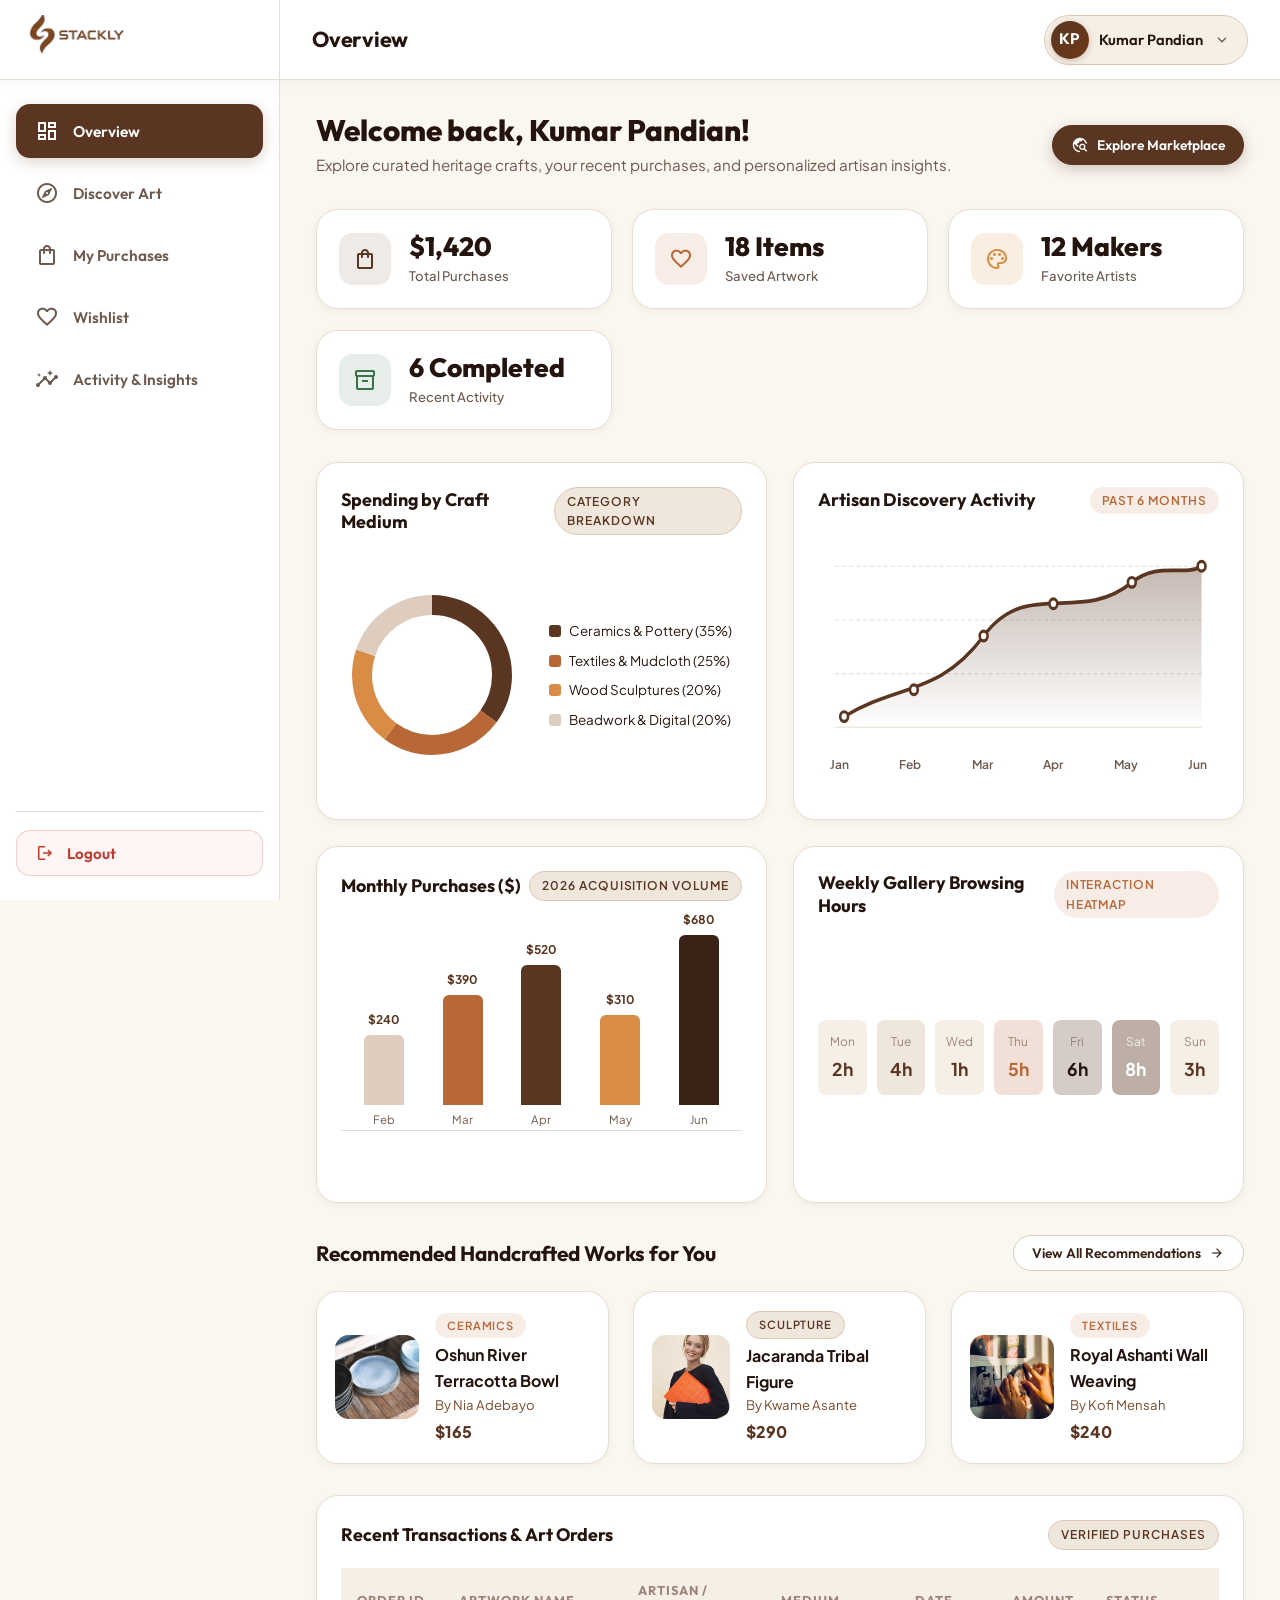
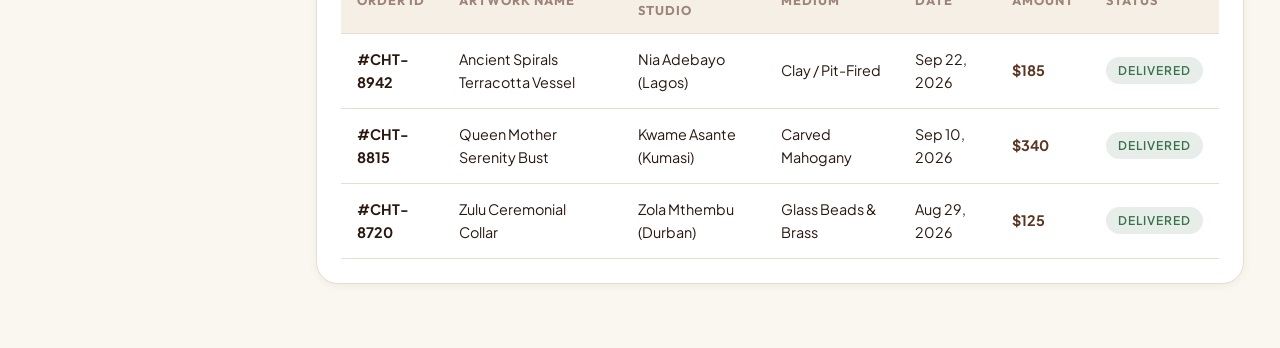
<file: buyer-dashboard.html>
<!DOCTYPE html>
<html lang="en">
<head>
  <meta charset="UTF-8">
  <meta name="viewport" content="width=device-width, initial-scale=1.0">
  <title>Buyer Dashboard | Stackly Art & Craft Marketplace</title>
  <meta name="description" content="Personal collector dashboard to track purchases, discover master artisans, manage wishlist, and analyze art collections.">
  <link rel="stylesheet" href="css/style.css">
  <link rel="stylesheet" href="https://fonts.googleapis.com/css2?family=Material+Symbols+Outlined:opsz,wght,FILL,GRAD@20..48,100..700,0..1,-50..200" />
  <script>
    if (sessionStorage.getItem('skip_artisan_preloader') === 'true') {
      document.documentElement.classList.add('no-preloader');
    }
  </script>
</head>
<body class="craft-texture buyer-dashboard-page">

  <!-- UNIQUE ART & CRAFT PRELOADER -->
  <div id="artisan-preloader" class="artisan-preloader" aria-label="Loading Buyer Dashboard">
    <div class="preloader-curtain curtain-left"></div>
    <div class="preloader-curtain curtain-right"></div>
    <div class="preloader-content">
      <div class="sketch-stage">
        <svg class="sketch-lines-svg" viewBox="0 0 320 320" fill="none" xmlns="http://www.w3.org/2000/svg">
          <circle class="stroke-ring" cx="160" cy="160" r="118" stroke="rgba(125, 74, 43, 0.35)" stroke-width="2" stroke-dasharray="14 10" />
          <path class="stroke-pencil" d="M 45 160 C 45 96 96 45 160 45 C 224 45 275 96 275 160 C 275 224 224 275 160 275" stroke="#5A3521" stroke-width="2.5" stroke-linecap="round" />
          <path class="stroke-brush" d="M 60 130 Q 160 30 260 130 Q 280 220 160 260 Q 40 220 60 130" stroke="#B86737" stroke-width="3" stroke-linecap="round" />
          <path class="craft-spiral" d="M 160 160 m -28 0 a 28,28 0 1,0 56,0 a 28,28 0 1,0 -56,0 m -18 0 a 46,46 0 1,0 92,0 a 46,46 0 1,0 -92,0" stroke="#7D4A2B" stroke-width="2" stroke-linecap="round" />
        </svg>

        <div class="logo-assemble-container">
          <img src="assets/stacklylogo_18.webp" alt="Stackly Craft Marketplace" class="preloader-logo-img">
        </div>

        <div class="finishing-flourish">
          <span class="finishing-dot dot-1"></span>
          <span class="finishing-dot dot-2"></span>
          <span class="finishing-dot dot-3"></span>
          <span class="finishing-dot dot-4"></span>
        </div>
      </div>
      <div class="preloader-status">
        <span class="craft-label">SYNCHRONIZING YOUR COLLECTOR DASHBOARD</span>
        <div class="drawing-progress-bar">
          <div class="progress-fill"></div>
        </div>
      </div>
    </div>
  </div>

  <div class="dashboard-wrapper">
    <!-- STATIC FIXED NAVBAR -->
    <header class="dashboard-navbar">
      <div class="dashboard-nav-inner">
        <!-- Sidebar Header with Stackly Logo & Extended Vertical Divider Line -->
        <div class="dashboard-nav-left">
          <button class="dashboard-sidebar-toggle" id="dashboard-sidebar-toggle" aria-label="Toggle sidebar menu">
            <span class="material-symbols-outlined">menu</span>
          </button>
          <a href="buyer-dashboard.html" class="brand-logo-link" title="Buyer Dashboard">
            <img src="assets/stacklylogo_18.webp" alt="Stackly Logo" class="chatly-logo-img">
          </a>
        </div>

        <!-- Main Topbar Area -->
        <div class="dashboard-nav-main">
          <!-- Current Active Section Heading: Positioned near the sidebar line -->
          <div class="dashboard-nav-center">
            <span class="dashboard-current-heading" id="dashboard-current-heading">Overview</span>
          </div>

          <!-- Right: Profile Icon First, Name Second (No 'Dashboard |', No 'Buyer' badge) -->
          <div class="dashboard-nav-right">
            <div class="dashboard-user-pill" id="dashboard-user-pill" title="Click to view account details">
              <div class="profile-initials-avatar" id="nav-profile-initials">KP</div>
              <span class="user-pill-name" id="nav-user-name">Kumar Pandian</span>
              <span class="material-symbols-outlined dropdown-chevron">expand_more</span>
            </div>

            <!-- Dynamic Profile Dropdown Menu -->
            <div class="profile-dropdown-menu" id="profile-dropdown-menu">
              <div class="dropdown-user-info">
                <div class="dropdown-user-name" id="dropdown-user-name">Kumar Pandian</div>
                <div class="dropdown-user-email" id="dropdown-user-email">kumarpandian@gmail.com</div>
                <span class="dropdown-user-role" id="dropdown-user-role">Buyer</span>
              </div>
            </div>
          </div>
        </div>
      </div>
    </header>

    <!-- DASHBOARD MAIN LAYOUT -->
    <div class="dashboard-layout">
      
      <!-- SIMPLIFIED BUYER SIDEBAR (EXACTLY 5 TOP-LEVEL HEADINGS, NO SUBHEADINGS) -->
      <aside class="dashboard-sidebar">
        <!-- Mobile Sidebar Brand Header: Visible only inside sidebar on mobile -->
        <div class="sidebar-brand-header">
          <a href="buyer-dashboard.html" class="brand-logo-link" title="Buyer Dashboard">
            <img src="assets/stacklylogo_18.webp" alt="Stackly Logo" class="chatly-logo-img">
          </a>
          <button type="button" class="sidebar-close-btn" id="sidebar-close-btn" aria-label="Close sidebar navigation">
            <span class="material-symbols-outlined">close</span>
          </button>
        </div>

        <nav class="sidebar-clean-nav">
          <button type="button" class="sidebar-main-btn active" data-title="Overview" data-target-view="view-buyer-summary">
            <span class="material-symbols-outlined">dashboard</span>
            <span>Overview</span>
          </button>

          <button type="button" class="sidebar-main-btn" data-title="Discover Art" data-target-view="view-buyer-discover">
            <span class="material-symbols-outlined">explore</span>
            <span>Discover Art</span>
          </button>

          <button type="button" class="sidebar-main-btn" data-title="My Purchases" data-target-view="view-buyer-purchases">
            <span class="material-symbols-outlined">shopping_bag</span>
            <span>My Purchases</span>
          </button>

          <button type="button" class="sidebar-main-btn" data-title="Wishlist" data-target-view="view-buyer-wishlist">
            <span class="material-symbols-outlined">favorite</span>
            <span>Wishlist</span>
          </button>

          <button type="button" class="sidebar-main-btn" data-title="Activity & Insights" data-target-view="view-buyer-insights">
            <span class="material-symbols-outlined">insights</span>
            <span>Activity & Insights</span>
          </button>
        </nav>

        <!-- Sidebar End: Logout Button -->
        <div class="sidebar-end-block">
          <button type="button" class="sidebar-logout-btn" id="sidebar-logout-btn" title="Sign out of buyer account">
            <span class="material-symbols-outlined">logout</span>
            <span>Logout</span>
          </button>
        </div>
      </aside>

      <!-- BUYER DASHBOARD CONTENT PANELS -->
      <main class="dashboard-content-area">
        
        <!-- VIEW 1: OVERVIEW -->
        <div id="view-buyer-summary" class="dashboard-view-panel active">
          <div class="dashboard-header-block">
            <div>
              <h1 class="dashboard-welcome-title" id="dashboard-welcome-heading">Welcome back, Kumar Pandian!</h1>
              <p class="dashboard-welcome-desc">Explore curated heritage crafts, your recent purchases, and personalized artisan insights.</p>
            </div>
            <a href="404.html" class="btn btn-primary btn-sm" onclick="window.location.href='404.html'">
              <span class="material-symbols-outlined" style="font-size:18px;">travel_explore</span>
              <span>Explore Marketplace</span>
            </a>
          </div>

          <!-- 4 Buyer KPI Cards -->
          <div class="kpi-grid">
            <div class="kpi-card">
              <div class="kpi-icon-wrap brown"><span class="material-symbols-outlined">shopping_bag</span></div>
              <div>
                <div class="kpi-value">$1,420</div>
                <div class="kpi-label">Total Purchases</div>
              </div>
            </div>
            <div class="kpi-card">
              <div class="kpi-icon-wrap terracotta"><span class="material-symbols-outlined">favorite</span></div>
              <div>
                <div class="kpi-value">18 Items</div>
                <div class="kpi-label">Saved Artwork</div>
              </div>
            </div>
            <div class="kpi-card">
              <div class="kpi-icon-wrap ochre"><span class="material-symbols-outlined">palette</span></div>
              <div>
                <div class="kpi-value">12 Makers</div>
                <div class="kpi-label">Favorite Artists</div>
              </div>
            </div>
            <div class="kpi-card">
              <div class="kpi-icon-wrap success"><span class="material-symbols-outlined">inventory_2</span></div>
              <div>
                <div class="kpi-value">6 Completed</div>
                <div class="kpi-label">Recent Activity</div>
              </div>
            </div>
          </div>

          <!-- 4 Required Buyer Charts -->
          <div class="charts-grid">
            <div class="chart-card anim-from-left">
              <div class="chart-header">
                <h3 class="chart-title">Spending by Craft Medium</h3>
                <span class="badge badge-craft">Category Breakdown</span>
              </div>
              <div class="chart-container" id="buyer-pie-chart"></div>
            </div>

            <div class="chart-card anim-from-right">
              <div class="chart-header">
                <h3 class="chart-title">Artisan Discovery Activity</h3>
                <span class="badge badge-terracotta">Past 6 Months</span>
              </div>
              <div class="chart-container" id="buyer-line-chart"></div>
            </div>

            <div class="chart-card anim-from-left anim-delay-1">
              <div class="chart-header">
                <h3 class="chart-title">Monthly Purchases ($)</h3>
                <span class="badge badge-craft">2026 Acquisition Volume</span>
              </div>
              <div class="chart-container" id="buyer-bar-chart"></div>
            </div>

            <div class="chart-card anim-from-right anim-delay-1">
              <div class="chart-header">
                <h3 class="chart-title">Weekly Gallery Browsing Hours</h3>
                <span class="badge badge-terracotta">Interaction Heatmap</span>
              </div>
              <div class="chart-container" id="buyer-activity-chart"></div>
            </div>
          </div>

          <!-- Recommended Artwork -->
          <div style="margin-bottom: 32px;">
            <div style="display:flex; justify-content:space-between; align-items:center; flex-wrap:wrap; gap:12px; margin-bottom: 20px;">
              <h3 style="font-size:1.3rem;">Recommended Handcrafted Works for You</h3>
              <button class="btn btn-outline btn-sm" onclick="window.location.href='404.html';">
                <span>View All Recommendations</span>
                <span class="material-symbols-outlined" style="font-size:16px;">arrow_forward</span>
              </button>
            </div>

            <div style="display:grid; grid-template-columns: repeat(auto-fit, minmax(280px, 1fr)); gap: 24px;">
              <div class="card-artisan anim-triplet-left" style="padding:18px; display:flex; gap:16px; align-items:center;">
                <img src="assets/product_pottery.webp" alt="Clay pot" style="width:84px; height:84px; border-radius:var(--radius-md); object-fit:cover;">
                <div>
                  <span class="badge badge-terracotta" style="font-size:0.7rem; margin-bottom:4px;">Ceramics</span>
                  <div style="font-weight:700; font-size:1rem; color:var(--c-deep-brown);">Oshun River Terracotta Bowl</div>
                  <div style="font-size:0.82rem; color:var(--c-medium-brown);">By Nia Adebayo</div>
                  <div style="font-weight:800; color:var(--c-warm-brown); margin-top:4px;">$165</div>
                </div>
              </div>

              <div class="card-artisan anim-triplet-center" style="padding:18px; display:flex; gap:16px; align-items:center;">
                <img src="assets/product_wood_bust.webp" alt="Wood bust" style="width:84px; height:84px; border-radius:var(--radius-md); object-fit:cover;">
                <div>
                  <span class="badge badge-craft" style="font-size:0.7rem; margin-bottom:4px;">Sculpture</span>
                  <div style="font-weight:700; font-size:1rem; color:var(--c-deep-brown);">Jacaranda Tribal Figure</div>
                  <div style="font-size:0.82rem; color:var(--c-medium-brown);">By Kwame Asante</div>
                  <div style="font-weight:800; color:var(--c-warm-brown); margin-top:4px;">$290</div>
                </div>
              </div>

              <div class="card-artisan anim-triplet-right" style="padding:18px; display:flex; gap:16px; align-items:center;">
                <img src="assets/product_tapestry.webp" alt="Weaving" style="width:84px; height:84px; border-radius:var(--radius-md); object-fit:cover;">
                <div>
                  <span class="badge badge-terracotta" style="font-size:0.7rem; margin-bottom:4px;">Textiles</span>
                  <div style="font-weight:700; font-size:1rem; color:var(--c-deep-brown);">Royal Ashanti Wall Weaving</div>
                  <div style="font-size:0.82rem; color:var(--c-medium-brown);">By Kofi Mensah</div>
                  <div style="font-weight:800; color:var(--c-warm-brown); margin-top:4px;">$240</div>
                </div>
              </div>
            </div>
          </div>

          <!-- Recent Transactions Table -->
          <div class="table-card">
            <div class="table-header">
              <h3 class="chart-title">Recent Transactions & Art Orders</h3>
              <span class="badge badge-craft">Verified Purchases</span>
            </div>
            <div class="table-responsive">
              <table class="artisan-table">
                <thead>
                  <tr>
                    <th>Order ID</th>
                    <th>Artwork Name</th>
                    <th>Artisan / Studio</th>
                    <th>Medium</th>
                    <th>Date</th>
                    <th>Amount</th>
                    <th>Status</th>
                  </tr>
                </thead>
                <tbody>
                  <tr class="table-row-slide-right">
                    <td><strong>#CHT-8942</strong></td>
                    <td>Ancient Spirals Terracotta Vessel</td>
                    <td>Nia Adebayo (Lagos)</td>
                    <td>Clay / Pit-Fired</td>
                    <td>Sep 22, 2026</td>
                    <td style="font-weight:700; color:var(--c-warm-brown);">$185</td>
                    <td><span class="badge badge-success">Delivered</span></td>
                  </tr>
                  <tr class="table-row-slide-right">
                    <td><strong>#CHT-8815</strong></td>
                    <td>Queen Mother Serenity Bust</td>
                    <td>Kwame Asante (Kumasi)</td>
                    <td>Carved Mahogany</td>
                    <td>Sep 10, 2026</td>
                    <td style="font-weight:700; color:var(--c-warm-brown);">$340</td>
                    <td><span class="badge badge-success">Delivered</span></td>
                  </tr>
                  <tr class="table-row-slide-right">
                    <td><strong>#CHT-8720</strong></td>
                    <td>Zulu Ceremonial Collar</td>
                    <td>Zola Mthembu (Durban)</td>
                    <td>Glass Beads & Brass</td>
                    <td>Aug 29, 2026</td>
                    <td style="font-weight:700; color:var(--c-warm-brown);">$125</td>
                    <td><span class="badge badge-success">Delivered</span></td>
                  </tr>
                </tbody>
              </table>
            </div>
          </div>
        </div>

        <!-- VIEW 2: DISCOVER ART (4 SECTIONS) -->
        <div id="view-buyer-discover" class="dashboard-view-panel">
          <!-- Section 1: Curatorial Search & Category Filters -->
          <div class="dashboard-header-block">
            <div>
              <h2 class="dashboard-welcome-title">Discover Art & Artisan Creations</h2>
              <p class="dashboard-welcome-desc">Browse curated masterpieces directly from our most revered master studios.</p>
            </div>
          </div>

          <div class="category-chip-group">
            <button class="category-chip active" data-filter="all"><span class="material-symbols-outlined" style="font-size:16px;">apps</span>All Mediums</button>
            <button class="category-chip" data-filter="ceramics"><span class="material-symbols-outlined" style="font-size:16px;">palette</span>Pit-Fired Ceramics</button>
            <button class="category-chip" data-filter="textiles"><span class="material-symbols-outlined" style="font-size:16px;">texture</span>Handwoven Textiles</button>
            <button class="category-chip" data-filter="wood"><span class="material-symbols-outlined" style="font-size:16px;">forest</span>Wood Sculptures</button>
            <button class="category-chip" data-filter="beaded"><span class="material-symbols-outlined" style="font-size:16px;">diamond</span>Beaded Adornments</button>
          </div>

          <!-- Section 2: Curated Masterpiece Catalog Grid -->
          <div class="section-subtitle-block" style="margin-top: 10px;">
            <h3 class="section-subtitle-title">Curated Contemporary & Ancestral Works</h3>
            <span class="badge badge-terracotta">4 Available Pieces</span>
          </div>
          <div style="display:grid; grid-template-columns: repeat(auto-fit, minmax(280px, 1fr)); gap: 24px; margin-bottom: 32px;">
            <div class="card-artisan anim-cascade-item discover-work-card" data-category="ceramics">
              <img src="assets/product_pottery.webp" alt="Pottery" style="height:190px; width:100%; object-fit:cover; border-radius:var(--radius-md); margin-bottom:12px;">
              <span class="badge badge-terracotta" style="margin-bottom:6px;">Ceramics</span>
              <h4 style="font-size:1.1rem; color:var(--c-deep-brown);">Ancient Spirals Terracotta Vessel</h4>
              <p style="font-size:0.84rem; color:var(--c-text-muted); margin-bottom:12px;">Pit-fired in sacred kiln with organic neem leaves. By Nia Adebayo (Lagos).</p>
              <div style="display:flex; justify-content:space-between; align-items:center;">
                <span style="font-weight:800; color:var(--c-warm-brown); font-size:1.1rem;">$185</span>
                <a href="404.html" class="btn btn-primary btn-sm">Acquire Work</a>
              </div>
            </div>

            <div class="card-artisan anim-cascade-item discover-work-card" data-category="wood">
              <img src="assets/product_wood_bust.webp" alt="Sculpture" style="height:190px; width:100%; object-fit:cover; border-radius:var(--radius-md); margin-bottom:12px;">
              <span class="badge badge-craft" style="margin-bottom:6px;">Woodcraft</span>
              <h4 style="font-size:1.1rem; color:var(--c-deep-brown);">Mahogany Tribal Bust</h4>
              <p style="font-size:0.84rem; color:var(--c-text-muted); margin-bottom:12px;">Hand-sculpted by master Kwame Asante from sustainably sourced jacaranda wood.</p>
              <div style="display:flex; justify-content:space-between; align-items:center;">
                <span style="font-weight:800; color:var(--c-warm-brown); font-size:1.1rem;">$340</span>
                <a href="404.html" class="btn btn-primary btn-sm">Acquire Work</a>
              </div>
            </div>

            <div class="card-artisan anim-cascade-item discover-work-card" data-category="textiles">
              <img src="assets/product_tapestry.webp" alt="Textile" style="height:190px; width:100%; object-fit:cover; border-radius:var(--radius-md); margin-bottom:12px;">
              <span class="badge badge-terracotta" style="margin-bottom:6px;">Textiles</span>
              <h4 style="font-size:1.1rem; color:var(--c-deep-brown);">Ashanti Royal Kente Tapestry</h4>
              <p style="font-size:0.84rem; color:var(--c-text-muted); margin-bottom:12px;">Double-weave silk and cotton heritage patterns by Kofi Mensah (Bonwire).</p>
              <div style="display:flex; justify-content:space-between; align-items:center;">
                <span style="font-weight:800; color:var(--c-warm-brown); font-size:1.1rem;">$260</span>
                <a href="404.html" class="btn btn-primary btn-sm">Acquire Work</a>
              </div>
            </div>

            <div class="card-artisan anim-cascade-item discover-work-card" data-category="beaded">
              <img src="assets/buyer_beads.webp" alt="Zulu Beads" style="height:190px; width:100%; object-fit:cover; border-radius:var(--radius-md); margin-bottom:12px;">
              <span class="badge badge-craft" style="margin-bottom:6px;">Beaded Regalia</span>
              <h4 style="font-size:1.1rem; color:var(--c-deep-brown);">Zulu Ceremonial Collar</h4>
              <p style="font-size:0.84rem; color:var(--c-text-muted); margin-bottom:12px;">Intricate glass seed beads and spun brass wire by Zola Mthembu (Durban).</p>
              <div style="display:flex; justify-content:space-between; align-items:center;">
                <span style="font-weight:800; color:var(--c-warm-brown); font-size:1.1rem;">$125</span>
                <a href="404.html" class="btn btn-primary btn-sm">Acquire Work</a>
              </div>
            </div>
          </div>

          <!-- Section 3: Master Artisan Studios in the Spotlight -->
          <div class="section-subtitle-block">
            <h3 class="section-subtitle-title">Master Artisan Studios in the Spotlight</h3>
            <span class="badge badge-craft">Verified Living Masters</span>
          </div>
          <div style="display:grid; grid-template-columns: repeat(auto-fit, minmax(300px, 1fr)); gap: 20px; margin-bottom: 32px;">
            <div class="card-artisan anim-triplet-left" style="padding: 20px;">
              <div style="display:flex; align-items:center; gap: 14px; margin-bottom: 12px;">
                <div style="width:48px; height:48px; border-radius:50%; background:var(--c-terracotta); color:var(--c-white); display:flex; align-items:center; justify-content:center; font-weight:700;">NA</div>
                <div>
                  <h4 style="font-size:1.05rem; margin-bottom:2px;">Adebayo Pit-Kiln Ceramics</h4>
                  <div style="font-size:0.8rem; color:var(--c-text-muted);">Lagos, Nigeria • 4th Gen Ceramist</div>
                </div>
              </div>
              <p style="font-size:0.85rem; color:var(--c-text-muted); margin-bottom:14px; line-height:1.6;">Specializes in Nok-tradition pit-fired clay vessels with herbal smoke coloring.</p>
              <div style="display:flex; justify-content:space-between; align-items:center;">
                <span class="badge badge-success">4.98 ★ (142 reviews)</span>
                <a href="404.html" class="btn btn-outline btn-sm">Visit Studio</a>
              </div>
            </div>

            <div class="card-artisan anim-triplet-center" style="padding: 20px;">
              <div style="display:flex; align-items:center; gap: 14px; margin-bottom: 12px;">
                <div style="width:48px; height:48px; border-radius:50%; background:var(--c-warm-brown); color:var(--c-white); display:flex; align-items:center; justify-content:center; font-weight:700;">KA</div>
                <div>
                  <h4 style="font-size:1.05rem; margin-bottom:2px;">Asante Heritage Woodcraft</h4>
                  <div style="font-size:0.8rem; color:var(--c-text-muted);">Kumasi, Ghana • Master Sculptor</div>
                </div>
              </div>
              <p style="font-size:0.85rem; color:var(--c-text-muted); margin-bottom:14px; line-height:1.6;">Carving sacred Akan figures and ceremonial mahogany masks with ancestral adze tools.</p>
              <div style="display:flex; justify-content:space-between; align-items:center;">
                <span class="badge badge-success">4.95 ★ (84 reviews)</span>
                <a href="404.html" class="btn btn-outline btn-sm">Visit Studio</a>
              </div>
            </div>

            <div class="card-artisan anim-triplet-right" style="padding: 20px;">
              <div style="display:flex; align-items:center; gap: 14px; margin-bottom: 12px;">
                <div style="width:48px; height:48px; border-radius:50%; background:var(--c-ochre); color:var(--c-white); display:flex; align-items:center; justify-content:center; font-weight:700;">ZM</div>
                <div>
                  <h4 style="font-size:1.05rem; margin-bottom:2px;">Mthembu Royal Beadworks</h4>
                  <div style="font-size:0.8rem; color:var(--c-text-muted);">Heritage Guild Studio • Traditional Master</div>
                </div>
              </div>
              <p style="font-size:0.85rem; color:var(--c-text-muted); margin-bottom:14px; line-height:1.6;">Preserving geometric Zulu symbolic messages woven into ceremonial adornments.</p>
              <div style="display:flex; justify-content:space-between; align-items:center;">
                <span class="badge badge-success">4.99 ★ (67 reviews)</span>
                <a href="404.html" class="btn btn-outline btn-sm">Visit Studio</a>
              </div>
            </div>
          </div>

          <!-- Section 4: Regional Craft Traditions & Cultural Map Guide -->
          <div class="section-subtitle-block">
            <h3 class="section-subtitle-title">Regional Craft Lineages & Cultural Guide</h3>
            <span class="badge badge-terracotta">Living Heritage</span>
          </div>
          <div style="display:grid; grid-template-columns: repeat(auto-fit, minmax(280px, 1fr)); gap: 20px;">
            <div class="card-artisan anim-triplet-left" style="padding: 20px; background-color: var(--c-cream-soft);">
              <h4 style="color:var(--c-deep-brown); margin-bottom: 8px;">Yoruba & Nok Ceramic Lineage</h4>
              <p style="font-size:0.86rem; color:var(--c-text-muted); line-height:1.65;">
                Rooted in 2,500 years of Nigerian terracotta artistry. Every vessel is hand-coiled without mechanical pottery wheels and burnished with smooth river stones.
              </p>
            </div>
            <div class="card-artisan anim-triplet-center" style="padding: 20px; background-color: var(--c-cream-soft);">
              <h4 style="color:var(--c-deep-brown); margin-bottom: 8px;">Ashanti Royal Kente Tapestry</h4>
              <p style="font-size:0.86rem; color:var(--c-text-muted); line-height:1.65;">
                Hand-loomed in narrow 4-inch strips and joined by hand. Patterns convey historical proverb messages once reserved exclusively for Ashanti royalty.
              </p>
            </div>
            <div class="card-artisan anim-triplet-right" style="padding: 20px; background-color: var(--c-cream-soft);">
              <h4 style="color:var(--c-deep-brown); margin-bottom: 8px;">Fair Trade & Blockchain Provenance</h4>
              <p style="font-size:0.86rem; color:var(--c-text-muted); line-height:1.65;">
                Every creation on Stackly includes a tamper-evident serial certificate guaranteeing 86%+ fair trade payout directly to indigenous artisan families.
              </p>
            </div>
          </div>
        </div>

        <!-- VIEW 3: MY PURCHASES (4 SECTIONS) -->
        <div id="view-buyer-purchases" class="dashboard-view-panel">
          <div class="dashboard-header-block">
            <div>
              <h2 class="dashboard-welcome-title">My Purchases & Orders</h2>
              <p class="dashboard-welcome-desc">Review your acquired handcrafted treasures and track ongoing deliveries.</p>
            </div>
            <button class="btn btn-outline btn-sm" onclick="window.location.href='404.html'">
              <span class="material-symbols-outlined" style="font-size:18px;">download</span>
              <span>Download Tax Statements</span>
            </button>
          </div>

          <!-- Section 1: Active Shipments & Live Dispatch Tracking -->
          <div class="card-artisan tracking-shipment-card" style="margin-bottom: 28px; padding: 24px;">
            <div class="tracking-shipment-header" style="display:flex; justify-content:space-between; align-items:center; flex-wrap:wrap; gap:16px;">
              <div class="tracking-shipment-info">
                <span class="badge badge-terracotta" style="margin-bottom:12px;">In Transit &bull; DHL Express</span>
                <h3 style="font-size:1.25rem; color:var(--c-deep-brown); margin-bottom:10px; line-height:1.4;">Order #CHT-8942: Ancient Spirals Terracotta Vessel</h3>
                <p style="font-size:0.85rem; color:var(--c-text-muted); line-height:1.5;">Shipped from Nia Adebayo Studio (Lagos) &bull; Tracking: <strong>DHL-AF-9842109</strong></p>
              </div>
              <div class="tracking-shipment-pricing" style="text-align:right;">
                <div class="tracking-price-val" style="font-weight:700; color:var(--c-warm-brown); font-size:1.2rem; margin-bottom:6px;">$185.00</div>
                <div class="tracking-delivery-val" style="font-size:0.82rem; color:var(--c-success); font-weight:600;">Expected Delivery: Oct 2, 2026</div>
              </div>
            </div>

            <!-- Stepper Progress Bar with Active Connecting Line -->
            <div class="tracking-stepper">
              <div class="tracking-stepper-line">
                <div class="tracking-stepper-fill"></div>
              </div>
              <div class="tracking-step done">
                <div class="tracking-step-dot"><span class="material-symbols-outlined" style="font-size:18px;">check</span></div>
                <div class="tracking-step-content">
                  <div class="tracking-step-label">Order Placed</div>
                  <div class="tracking-step-sub">Sep 22, 10:14 AM</div>
                </div>
              </div>
              <div class="tracking-step done">
                <div class="tracking-step-dot"><span class="material-symbols-outlined" style="font-size:18px;">check</span></div>
                <div class="tracking-step-content">
                  <div class="tracking-step-label">Crated & Sealed</div>
                  <div class="tracking-step-sub">Sep 23, Studio Lagos</div>
                </div>
              </div>
              <div class="tracking-step active">
                <div class="tracking-step-dot"><span class="material-symbols-outlined" style="font-size:18px;">flight_takeoff</span></div>
                <div class="tracking-step-content">
                  <div class="tracking-step-label">Airway Transit</div>
                  <div class="tracking-step-sub">Frankfurt Cargo Hub</div>
                </div>
              </div>
              <div class="tracking-step out-delivery-active">
                <div class="tracking-step-dot"><span class="material-symbols-outlined" style="font-size:18px;">home</span></div>
                <div class="tracking-step-content">
                  <div class="tracking-step-label">Out for Delivery</div>
                  <div class="tracking-step-sub">Arriving Today</div>
                </div>
              </div>
            </div>
          </div>

          <!-- Section 2: Completed Order History & Invoices -->
          <div class="table-card" style="margin-bottom: 28px;">
            <div class="table-header">
              <h3 class="chart-title">Completed Order History & Receipts</h3>
              <span class="badge badge-success">3 Fulfilled Works</span>
            </div>
            <div class="table-responsive">
              <table class="artisan-table">
                <thead>
                  <tr>
                    <th>Order ID</th>
                    <th>Artwork Name</th>
                    <th>Artisan / Studio</th>
                    <th>Date</th>
                    <th>Total</th>
                    <th>Status</th>
                    <th>Receipt</th>
                  </tr>
                </thead>
                <tbody>
                  <tr class="table-row-slide-right">
                    <td><strong>#CHT-8942</strong></td>
                    <td>Ancient Spirals Terracotta Vessel</td>
                    <td>Nia Adebayo (Lagos)</td>
                    <td>Sep 22, 2026</td>
                    <td style="font-weight:700; color:var(--c-warm-brown);">$185.00</td>
                    <td><span class="badge badge-terracotta">In Transit</span></td>
                    <td><button class="btn btn-outline btn-sm" onclick="window.location.href='404.html'">PDF Invoice</button></td>
                  </tr>
                  <tr class="table-row-slide-right">
                    <td><strong>#CHT-8815</strong></td>
                    <td>Queen Mother Serenity Bust</td>
                    <td>Kwame Asante (Kumasi)</td>
                    <td>Sep 10, 2026</td>
                    <td style="font-weight:700; color:var(--c-warm-brown);">$340.00</td>
                    <td><span class="badge badge-success">Delivered</span></td>
                    <td><button class="btn btn-outline btn-sm" onclick="window.location.href='404.html'">PDF Invoice</button></td>
                  </tr>
                  <tr class="table-row-slide-right">
                    <td><strong>#CHT-8720</strong></td>
                    <td>Zulu Ceremonial Collar</td>
                    <td>Zola Mthembu (Durban)</td>
                    <td>Aug 29, 2026</td>
                    <td style="font-weight:700; color:var(--c-warm-brown);">$125.00</td>
                    <td><span class="badge badge-success">Delivered</span></td>
                    <td><button class="btn btn-outline btn-sm" onclick="window.location.href='404.html'">PDF Invoice</button></td>
                  </tr>
                </tbody>
              </table>
            </div>
          </div>

          <!-- Section 3: Serialized Provenance Certificates Vault -->
          <div class="section-subtitle-block">
            <h3 class="section-subtitle-title">Serialized Provenance Certificates Vault</h3>
            <span class="badge badge-craft">Archival Authenticity</span>
          </div>
          <div style="display:grid; grid-template-columns: repeat(auto-fit, minmax(290px, 1fr)); gap: 20px; margin-bottom: 28px;">
            <div class="card-artisan anim-triplet-left" style="padding: 20px; border-left: 4px solid var(--c-terracotta);">
              <div style="display:flex; justify-content:space-between; align-items:center; margin-bottom:10px;">
                <span class="cert-seal-badge"><span class="material-symbols-outlined" style="font-size:14px;">verified</span>CERT #PC-2026-8942</span>
                <span class="badge badge-craft">Verified Seal</span>
              </div>
              <h4 style="font-size:1.05rem; margin-bottom:4px;">Ancient Spirals Terracotta Vessel</h4>
              <p style="font-size:0.82rem; color:var(--c-text-muted); margin-bottom:14px;">Maker: Nia Adebayo &bull; Medium: Pit-fired river clay</p>
              <button class="btn btn-outline btn-sm" style="width:100%;" onclick="window.location.href='404.html'">
                <span class="material-symbols-outlined" style="font-size:16px;">download</span>
                <span>Download Provenance PDF</span>
              </button>
            </div>

            <div class="card-artisan anim-triplet-center" style="padding: 20px; border-left: 4px solid var(--c-warm-brown);">
              <div style="display:flex; justify-content:space-between; align-items:center; margin-bottom:10px;">
                <span class="cert-seal-badge"><span class="material-symbols-outlined" style="font-size:14px;">verified</span>CERT #PC-2026-8815</span>
                <span class="badge badge-craft">Verified Seal</span>
              </div>
              <h4 style="font-size:1.05rem; margin-bottom:4px;">Queen Mother Serenity Bust</h4>
              <p style="font-size:0.82rem; color:var(--c-text-muted); margin-bottom:14px;">Maker: Kwame Asante &bull; Medium: Carved Jacaranda</p>
              <button class="btn btn-outline btn-sm" style="width:100%;" onclick="window.location.href='404.html'">
                <span class="material-symbols-outlined" style="font-size:16px;">download</span>
                <span>Download Provenance PDF</span>
              </button>
            </div>

            <div class="card-artisan anim-triplet-right" style="padding: 20px; border-left: 4px solid var(--c-ochre);">
              <div style="display:flex; justify-content:space-between; align-items:center; margin-bottom:10px;">
                <span class="cert-seal-badge"><span class="material-symbols-outlined" style="font-size:14px;">verified</span>CERT #PC-2026-8720</span>
                <span class="badge badge-craft">Verified Seal</span>
              </div>
              <h4 style="font-size:1.05rem; margin-bottom:4px;">Zulu Ceremonial Collar</h4>
              <p style="font-size:0.82rem; color:var(--c-text-muted); margin-bottom:14px;">Maker: Zola Mthembu &bull; Medium: Glass beadwork</p>
              <button class="btn btn-outline btn-sm" style="width:100%;" onclick="window.location.href='404.html'">
                <span class="material-symbols-outlined" style="font-size:16px;">download</span>
                <span>Download Provenance PDF</span>
              </button>
            </div>
          </div>

          <!-- Section 4: Artisan Direct Impact & Fair-Trade Receipts -->
          <div class="card-artisan anim-from-left" style="padding: 24px; background: linear-gradient(135deg, var(--c-cream-soft) 0%, var(--c-white) 100%);">
            <h3 style="font-size:1.2rem; margin-bottom:12px; color:var(--c-deep-brown);">Fair-Trade Direct Creator Remittance</h3>
            <p style="font-size:0.88rem; color:var(--c-text-muted); line-height:1.7; margin-bottom:16px;">
              Of your total $1,420 acquisition investment, <strong>$1,225.00 (86.2%)</strong> was directly transferred to our artisan creators via secure local bank or mobile money (M-Pesa). $95 funded studio equipment subsidies, and $100 insured carbon-neutral air cargo.
            </p>
            <div style="display:flex; gap:12px; flex-wrap:wrap;">
              <button class="btn btn-primary btn-sm" onclick="window.location.href='404.html'">
                <span class="material-symbols-outlined" style="font-size:16px;">volunteer_activism</span>
                <span>Send Direct Artisan Tip</span>
              </button>
              <button class="btn btn-outline btn-sm" onclick="window.location.href='404.html'">
                <span>View Fair-Trade Audit</span>
              </button>
            </div>
          </div>
        </div>

        <!-- VIEW 4: WISHLIST (4 SECTIONS) -->
        <div id="view-buyer-wishlist" class="dashboard-view-panel">
          <div class="dashboard-header-block">
            <div>
              <h2 class="dashboard-welcome-title">My Wishlist & Saved Artworks</h2>
              <p class="dashboard-welcome-desc">Artworks and creations reserved for future studio acquisitions.</p>
            </div>
            <button class="btn btn-outline btn-sm" onclick="window.location.href='404.html'">
              <span class="material-symbols-outlined" style="font-size:18px;">shopping_cart_checkout</span>
              <span>Acquire All Saved Pieces</span>
            </button>
          </div>

          <!-- Section 1: Saved Handcrafted Masterpieces Grid -->
          <div class="section-subtitle-block" style="margin-top:0;">
            <h3 class="section-subtitle-title">Saved Artworks In Studio Vault</h3>
            <span class="badge badge-terracotta">3 Items Saved</span>
          </div>
          <div style="display:grid; grid-template-columns: repeat(auto-fit, minmax(290px, 1fr)); gap:20px; margin-bottom:30px;">
            <div class="card-artisan anim-triplet-left">
              <span class="badge badge-terracotta" style="margin-bottom:8px;">Only 2 Left in Studio</span>
              <h4 style="font-size:1.1rem; color:var(--c-deep-brown);">Solar Mandala Sweetgrass Basket</h4>
              <p style="font-size:0.85rem; color:var(--c-text-muted);">Crafted by Amina Jallow (Banjul) &bull; Natural wild sweetgrass</p>
              <div style="margin: 12px 0; font-weight:800; color:var(--c-warm-brown); font-size:1.15rem;">$110.00</div>
              <div style="display:flex; gap:10px;">
                <a href="404.html" class="btn btn-primary btn-sm" style="flex:1;">Move to Acquisition</a>
                <button class="btn btn-outline btn-sm" onclick="window.location.href='404.html'">Remove</button>
              </div>
            </div>

            <div class="card-artisan anim-triplet-center">
              <span class="badge badge-craft" style="margin-bottom:8px;">Made to Order (14 Days)</span>
              <h4 style="font-size:1.1rem; color:var(--c-deep-brown);">Royal Ashanti Kente Wall Hanging</h4>
              <p style="font-size:0.85rem; color:var(--c-text-muted);">Crafted by Kofi Mensah (Bonwire) &bull; Double-loomed gold silk</p>
              <div style="margin: 12px 0; font-weight:800; color:var(--c-warm-brown); font-size:1.15rem;">$260.00</div>
              <div style="display:flex; gap:10px;">
                <a href="404.html" class="btn btn-primary btn-sm" style="flex:1;">Move to Acquisition</a>
                <button class="btn btn-outline btn-sm" onclick="window.location.href='404.html'">Remove</button>
              </div>
            </div>

            <div class="card-artisan anim-triplet-right">
              <span class="badge badge-success" style="margin-bottom:8px;">1 of 1 Unique Piece</span>
              <h4 style="font-size:1.1rem; color:var(--c-deep-brown);">Benin Lost-Wax Bronze Leopard</h4>
              <p style="font-size:0.85rem; color:var(--c-text-muted);">Crafted by Osa Idahosa (Benin City) &bull; Ancestral hollow bronze</p>
              <div style="margin: 12px 0; font-weight:800; color:var(--c-warm-brown); font-size:1.15rem;">$450.00</div>
              <div style="display:flex; gap:10px;">
                <a href="404.html" class="btn btn-primary btn-sm" style="flex:1;">Move to Acquisition</a>
                <button class="btn btn-outline btn-sm" onclick="window.location.href='404.html'">Remove</button>
              </div>
            </div>
          </div>

          <!-- Section 2: Upcoming Studio Drops & Reserved Batches -->
          <div class="section-subtitle-block">
            <h3 class="section-subtitle-title">Upcoming Studio Drops & Kiln Unveilings</h3>
            <span class="badge badge-terracotta">Priority Access</span>
          </div>
          <div style="display:grid; grid-template-columns: repeat(auto-fit, minmax(320px, 1fr)); gap: 20px; margin-bottom: 30px;">
            <div class="card-artisan anim-from-left" style="padding: 20px; background-color: var(--c-cream-soft);">
              <div style="display:flex; justify-content:space-between; align-items:center; margin-bottom:8px;">
                <span class="badge badge-craft">Drop in 4 Days</span>
                <span style="font-weight:700; color:var(--c-warm-brown); font-size:0.9rem;">Estimated $280</span>
              </div>
              <h4 style="font-size:1.1rem; color:var(--c-deep-brown); margin-bottom:4px;">Sacred Baobab Ebony Mask Collection</h4>
              <p style="font-size:0.85rem; color:var(--c-text-muted); margin-bottom:14px;">Master Kwame Asante is finalizing 10 serialized hand-carved ebony spirit masks.</p>
              <button class="btn btn-primary btn-sm" onclick="window.location.href='404.html'">
                <span class="material-symbols-outlined" style="font-size:16px;">notifications_active</span>
                <span>Join Priority Waitlist</span>
              </button>
            </div>

            <div class="card-artisan anim-from-right" style="padding: 20px; background-color: var(--c-cream-soft);">
              <div style="display:flex; justify-content:space-between; align-items:center; margin-bottom:8px;">
                <span class="badge badge-terracotta">Kiln Opening Oct 8</span>
                <span style="font-weight:700; color:var(--c-warm-brown); font-size:0.9rem;">Estimated $195</span>
              </div>
              <h4 style="font-size:1.1rem; color:var(--c-deep-brown); margin-bottom:4px;">Smoked Ouidah Black Clay Pitchers</h4>
              <p style="font-size:0.85rem; color:var(--c-text-muted); margin-bottom:14px;">Nia Adebayo's special batch of ceremonial burnished pit-fired water vessels.</p>
              <button class="btn btn-primary btn-sm" onclick="window.location.href='404.html'">
                <span class="material-symbols-outlined" style="font-size:16px;">notifications_active</span>
                <span>Reserve Pre-Order Spot</span>
              </button>
            </div>
          </div>

          <!-- Section 3: Restock & Price Drop Notifications -->
          <div class="section-subtitle-block">
            <h3 class="section-subtitle-title">Studio Alerts & Restock Preferences</h3>
            <span class="badge badge-craft">Notification Center</span>
          </div>
          <div style="display:grid; grid-template-columns: repeat(auto-fit, minmax(280px, 1fr)); gap: 16px; margin-bottom: 30px;">
            <div class="card-artisan anim-triplet-left" style="padding: 16px; display:flex; justify-content:space-between; align-items:center;">
              <div>
                <strong style="color:var(--c-deep-brown); font-size:0.95rem;">Price Drop Alerts</strong>
                <div style="font-size:0.8rem; color:var(--c-text-muted);">Notify when saved items drop in price</div>
              </div>
              <span class="badge badge-success">Active</span>
            </div>
            <div class="card-artisan anim-triplet-center" style="padding: 16px; display:flex; justify-content:space-between; align-items:center;">
              <div>
                <strong style="color:var(--c-deep-brown); font-size:0.95rem;">Low-Stock Warning</strong>
                <div style="font-size:0.8rem; color:var(--c-text-muted);">Alert when only 1 unit remains in workshop</div>
              </div>
              <span class="badge badge-success">Active</span>
            </div>
            <div class="card-artisan anim-triplet-right" style="padding: 16px; display:flex; justify-content:space-between; align-items:center;">
              <div>
                <strong style="color:var(--c-deep-brown); font-size:0.95rem;">New Artist Drops</strong>
                <div style="font-size:0.8rem; color:var(--c-text-muted);">Instant SMS when followed artists publish works</div>
              </div>
              <span class="badge badge-success">Active</span>
            </div>
          </div>

          <!-- Section 4: Followed Artisan Workshops Directory -->
          <div class="section-subtitle-block">
            <h3 class="section-subtitle-title">Followed Master Studios</h3>
            <span class="badge badge-terracotta">3 Studios Followed</span>
          </div>
          <div style="display:grid; grid-template-columns: repeat(auto-fit, minmax(290px, 1fr)); gap: 20px;">
            <div class="card-artisan anim-triplet-left" style="padding: 18px; display:flex; justify-content:space-between; align-items:center;">
              <div>
                <h4 style="color:var(--c-deep-brown); font-size:1rem;">Nia Adebayo Studio</h4>
                <div style="font-size:0.82rem; color:var(--c-text-muted);">Lagos, Nigeria &bull; 24 Published Pieces</div>
              </div>
              <button class="btn btn-outline btn-sm" onclick="window.location.href='404.html'">Browse</button>
            </div>
            <div class="card-artisan anim-triplet-center" style="padding: 18px; display:flex; justify-content:space-between; align-items:center;">
              <div>
                <h4 style="color:var(--c-deep-brown); font-size:1rem;">Asante Heritage Woodcraft</h4>
                <div style="font-size:0.82rem; color:var(--c-text-muted);">Kumasi, Ghana &bull; 18 Published Pieces</div>
              </div>
              <button class="btn btn-outline btn-sm" onclick="window.location.href='404.html'">Browse</button>
            </div>
            <div class="card-artisan anim-triplet-right" style="padding: 18px; display:flex; justify-content:space-between; align-items:center;">
              <div>
                <h4 style="color:var(--c-deep-brown); font-size:1rem;">Royal Bonwire Weavers</h4>
                <div style="font-size:0.82rem; color:var(--c-text-muted);">Bonwire, Ghana &bull; 12 Published Pieces</div>
              </div>
              <button class="btn btn-outline btn-sm" onclick="window.location.href='404.html'">Browse</button>
            </div>
          </div>
        </div>

        <!-- VIEW 5: ACTIVITY & INSIGHTS (4 SECTIONS) -->
        <div id="view-buyer-insights" class="dashboard-view-panel">
          <div class="dashboard-header-block">
            <div>
              <h2 class="dashboard-welcome-title">Activity & Collection Insights</h2>
              <p class="dashboard-welcome-desc">Comprehensive analytics on your collector investment and regional artisan support.</p>
            </div>
            <button class="btn btn-outline btn-sm" onclick="window.location.href='404.html'">
              <span class="material-symbols-outlined" style="font-size:18px;">analytics</span>
              <span>Export Collector Dossier</span>
            </button>
          </div>

          <!-- Section 1: Collector Investment & Category Distribution -->
          <div style="display:grid; grid-template-columns: repeat(auto-fit, minmax(280px, 1fr)); gap:20px; margin-bottom:28px;">
            <div class="card-artisan anim-from-left">
              <h4 style="color:var(--c-deep-brown); font-size:1.1rem; margin-bottom:8px;">Portfolio Medium Distribution</h4>
              <p style="font-size:0.86rem; color:var(--c-text-muted); line-height:1.65; margin-bottom:12px;">
                Your acquisitions are distributed across 35% Ceramics, 25% Handwoven Textiles, 20% Wood Carvings, and 20% Beaded Jewelry.
              </p>
              <div style="display:flex; justify-content:space-between; font-size:0.82rem; font-weight:700; color:var(--c-warm-brown);">
                <span>4 Distinct Heritage Mediums</span>
                <span>Balanced Collection</span>
              </div>
            </div>

            <div class="card-artisan anim-from-right">
              <h4 style="color:var(--c-deep-brown); font-size:1.1rem; margin-bottom:8px;">Valuation Trajectory</h4>
              <p style="font-size:0.86rem; color:var(--c-text-muted); line-height:1.65; margin-bottom:12px;">
                Average acquisition value: <strong>$236 per piece</strong>. Verified rare pit-fired and royal weave editions appreciate at an estimated <strong>+14.2%</strong> annually.
              </p>
              <div style="display:flex; justify-content:space-between; font-size:0.82rem; font-weight:700; color:var(--c-success);">
                <span>Certified Provenance</span>
                <span>+14.2% Growth</span>
              </div>
            </div>
          </div>

          <!-- Section 2: Fair-Trade & Community Impact Scorecard -->
          <div class="card-artisan impact-scorecard-card" style="margin-bottom:28px; padding:24px;">
            <div class="section-subtitle-block" style="margin-top:0;">
              <h3 class="section-subtitle-title">Direct Cultural Impact Scorecard</h3>
              <span class="badge badge-success live-counter" data-count="86.2" data-decimals="1" data-suffix="% Direct Fair-Trade" data-delay="80">86.2% Direct Fair-Trade</span>
            </div>
            <div class="impact-scorecard-grid" style="display:grid; grid-template-columns: repeat(auto-fit, minmax(200px, 1fr)); gap:18px; text-align:center;">
              <div class="impact-stat-card impact-card-1 anim-impact-card">
                <div class="impact-stat-val live-counter" data-count="1225" data-prefix="$" data-comma="true" data-delay="100" style="font-size:1.6rem; font-weight:800; color:var(--c-warm-brown);">$1,225</div>
                <div style="font-size:0.82rem; color:var(--c-text-muted); margin-top:4px;">Direct Artisan Payouts</div>
              </div>
              <div class="impact-stat-card impact-card-2 anim-impact-card">
                <div class="impact-stat-val live-counter" data-count="12" data-suffix=" Studios" data-delay="260" style="font-size:1.6rem; font-weight:800; color:var(--c-terracotta);">12 Studios</div>
                <div style="font-size:0.82rem; color:var(--c-text-muted); margin-top:4px;">Family Workshops Funded</div>
              </div>
              <div class="impact-stat-card impact-card-3 anim-impact-card">
                <div class="impact-stat-val live-counter" data-count="4" data-suffix=" Nations" data-delay="420" style="font-size:1.6rem; font-weight:800; color:var(--c-ochre);">4 Nations</div>
                <div style="font-size:0.82rem; color:var(--c-text-muted); margin-top:4px;">Nigeria, Ghana, SA, Gambia</div>
              </div>
              <div class="impact-stat-card impact-card-4 anim-impact-card">
                <div class="impact-stat-val live-counter" data-count="100" data-suffix="%" data-delay="580" style="font-size:1.6rem; font-weight:800; color:var(--c-success);">100%</div>
                <div style="font-size:0.82rem; color:var(--c-text-muted); margin-top:4px;">Sustainable Raw Materials</div>
              </div>
            </div>
          </div>

          <!-- Section 3: Collector Activity & Audit Timeline -->
          <div class="card-artisan audit-log-card" style="margin-bottom:28px; padding:24px; overflow:hidden;">
            <div class="section-subtitle-block" style="margin-top:0;">
              <h3 class="section-subtitle-title">Collector Activity & Provenance Audit Log</h3>
              <span class="badge badge-terracotta">Real-time Stream</span>
            </div>
            <ul class="audit-log-list" style="display:flex; flex-direction:column; gap:14px; list-style:none; padding:0; margin:0;">
              <li class="audit-log-item audit-item-1 anim-log-arrange" style="display:flex; justify-content:space-between; align-items:center; border-bottom:1px dashed var(--c-border-subtle); padding-bottom:10px;">
                <div>
                  <strong style="color:var(--c-deep-brown);">Downloaded Certificate of Provenance #PC-2026-8942</strong>
                  <div style="font-size:0.82rem; color:var(--c-text-muted);">Ancient Spirals Terracotta Vessel &bull; Serialized Master Signature Verified</div>
                </div>
                <span style="font-size:0.8rem; color:var(--c-text-muted);">Sep 24, 2026</span>
              </li>
              <li class="audit-log-item audit-item-2 anim-log-arrange" style="display:flex; justify-content:space-between; align-items:center; border-bottom:1px dashed var(--c-border-subtle); padding-bottom:10px;">
                <div>
                  <strong style="color:var(--c-deep-brown);">Acquisition Dispatched: Order #CHT-8942</strong>
                  <div style="font-size:0.82rem; color:var(--c-text-muted);">Handed over to DHL International Airway Hub in Lagos</div>
                </div>
                <span style="font-size:0.8rem; color:var(--c-text-muted);">Sep 23, 2026</span>
              </li>
              <li class="audit-log-item audit-item-3 anim-log-arrange" style="display:flex; justify-content:space-between; align-items:center; border-bottom:1px dashed var(--c-border-subtle); padding-bottom:10px;">
                <div>
                  <strong style="color:var(--c-deep-brown);">Acquired Queen Mother Serenity Bust</strong>
                  <div style="font-size:0.82rem; color:var(--c-text-muted);">Paid $340.00 to Asante Heritage Woodcraft studio</div>
                </div>
                <span style="font-size:0.8rem; color:var(--c-text-muted);">Sep 10, 2026</span>
              </li>
              <li class="audit-log-item audit-item-4 anim-log-arrange" style="display:flex; justify-content:space-between; align-items:center; padding-bottom:2px;">
                <div>
                  <strong style="color:var(--c-deep-brown);">Published 5-Star Review for Master Kwame Asante</strong>
                  <div style="font-size:0.82rem; color:var(--c-text-muted);">"Breathtaking jacaranda grain and museum-grade wooden packing."</div>
                </div>
                <span style="font-size:0.8rem; color:var(--c-text-muted);">Sep 02, 2026</span>
              </li>
            </ul>
          </div>

          <!-- Section 4: Curatorial Patron Tiers & Collector Badges -->
          <div class="card-artisan patron-tiers-card" style="padding:24px; overflow:hidden;">
            <div class="section-subtitle-block" style="margin-top:0;">
              <h3 class="section-subtitle-title">Curatorial Patron Tiers & Collector Badges</h3>
              <span class="badge badge-craft">Tier Status</span>
            </div>
            <div style="display:grid; grid-template-columns: repeat(auto-fit, minmax(260px, 1fr)); gap:18px; margin-bottom:16px;">
              <div class="patron-badge-card patron-card-1 anim-patron-card">
                <span class="material-symbols-outlined" style="font-size:32px; color:var(--c-terracotta);">workspace_premium</span>
                <div>
                  <strong style="color:var(--c-deep-brown); font-size:0.95rem;">Patron of Living Heritage</strong>
                  <div style="font-size:0.8rem; color:var(--c-text-muted);">Unlocked &bull; 4 Ancestral Mediums</div>
                </div>
              </div>
              <div class="patron-badge-card patron-card-2 anim-patron-card">
                <span class="material-symbols-outlined" style="font-size:32px; color:var(--c-warm-brown);">handshake</span>
                <div>
                  <strong style="color:var(--c-deep-brown); font-size:0.95rem;">Direct Studio Benefactor</strong>
                  <div style="font-size:0.8rem; color:var(--c-text-muted);">Unlocked &bull; $1,000+ Direct Remittance</div>
                </div>
              </div>
              <div class="patron-badge-card patron-card-3 anim-patron-card">
                <span class="material-symbols-outlined" style="font-size:32px; color:var(--c-ochre);">shield</span>
                <div>
                  <strong style="color:var(--c-deep-brown); font-size:0.95rem;">Provenance Guardian</strong>
                  <div style="font-size:0.8rem; color:var(--c-text-muted);">Unlocked &bull; 100% Serialized Verified</div>
                </div>
              </div>
            </div>
            <div style="padding:14px; background:var(--c-white); border:1px solid var(--c-border-subtle); border-radius:var(--radius-md);">
              <div style="display:flex; justify-content:space-between; font-size:0.85rem; font-weight:700; margin-bottom:6px;">
                <span>Progress to Silver Collector Tier</span>
                <span class="tier-progress-text">$1,420 / $2,000 (71%)</span>
              </div>
              <div class="tier-progress-track" style="width:100%; height:8px; background:var(--c-cream-soft); border-radius:4px; overflow:hidden;">
                <div class="tier-progress-fill"></div>
              </div>
            </div>
          </div>
        </div>

      </main>
    </div>
  </div>

  <script src="js/script.js"></script>
</body>
</html>
</file>
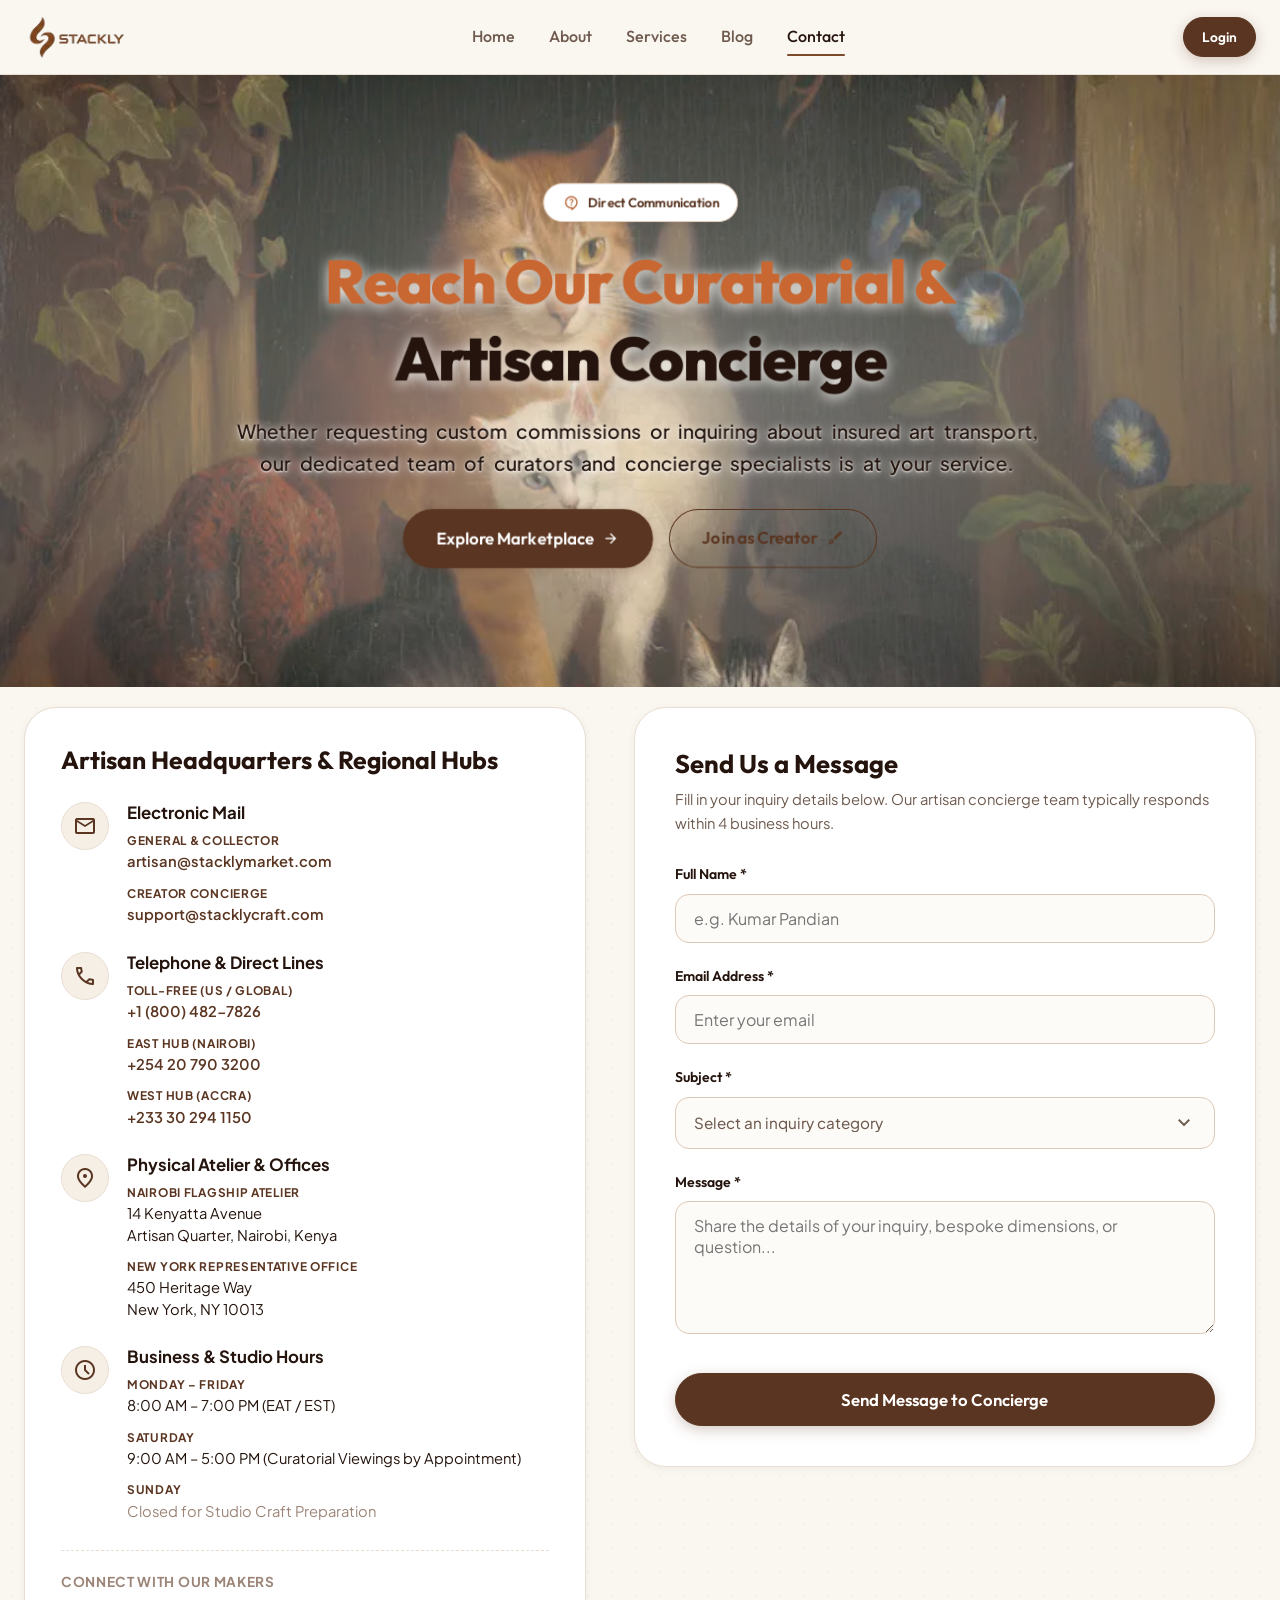
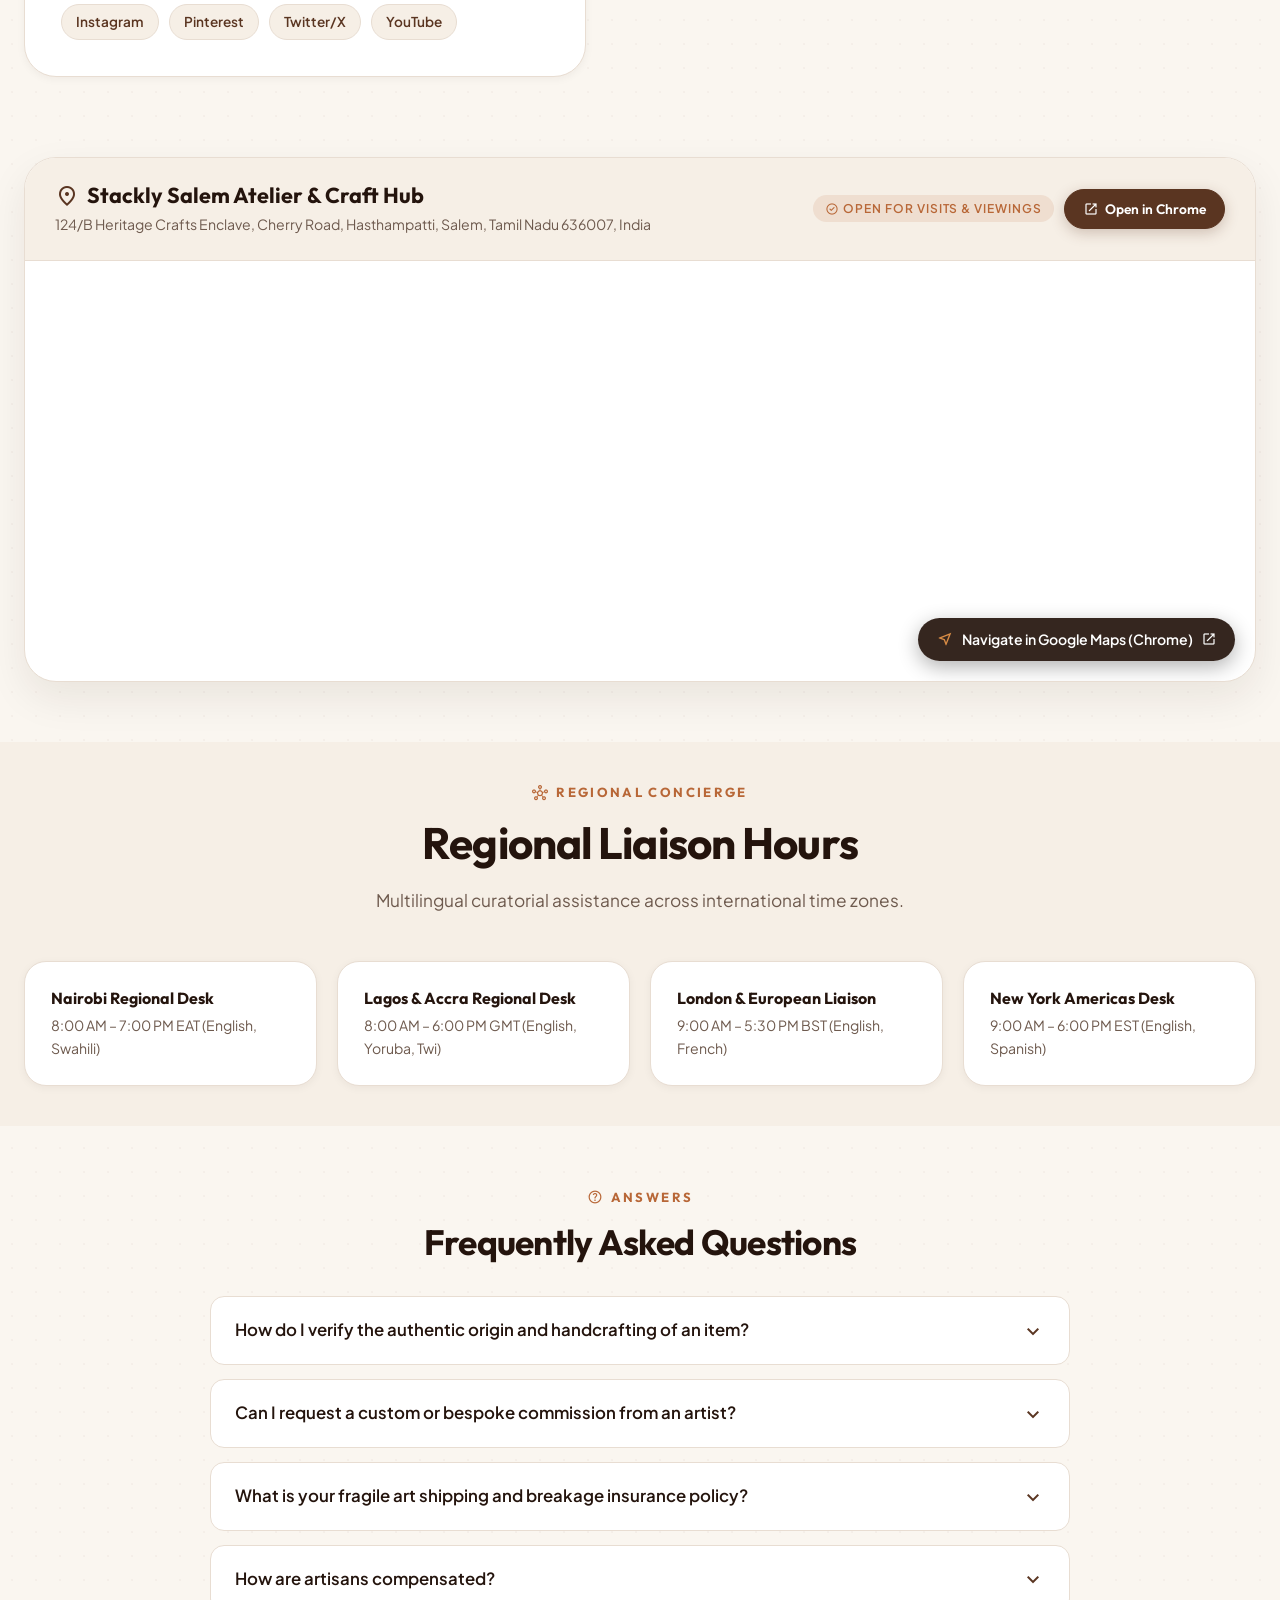
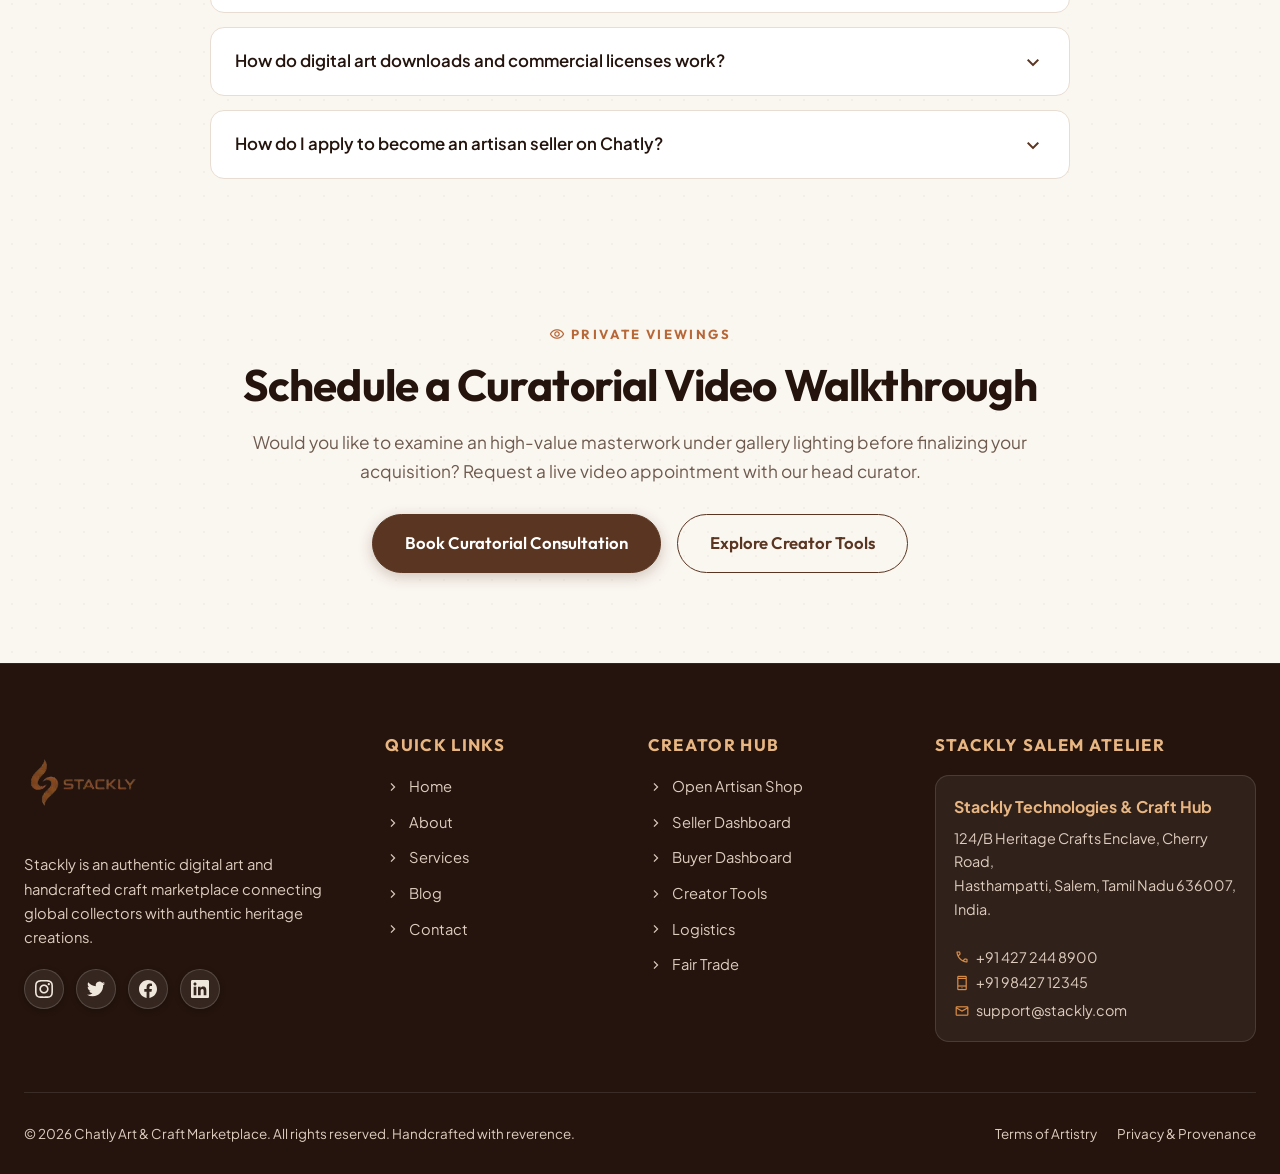
<file: contact.html>
<!DOCTYPE html>
<html lang="en">
<head>
  <meta charset="UTF-8">
  <meta name="viewport" content="width=device-width, initial-scale=1.0">
  <title>Contact & Concierge | Stackly Art & Craft Marketplace</title>
  <meta name="description" content="Reach our curatorial and artisan concierge team for custom commissions, collector inquiries, and creator support.">
  <link rel="stylesheet" href="css/style.css">
  <link rel="stylesheet" href="https://fonts.googleapis.com/css2?family=Material+Symbols+Outlined:opsz,wght,FILL,GRAD@20..48,100..700,0..1,-50..200" />
  <script>
    if (sessionStorage.getItem('skip_artisan_preloader') === 'true') {
      document.documentElement.classList.add('no-preloader');
    }
  </script>
</head>
<body class="craft-texture">

  <!-- UNIQUE ART & CRAFT PRELOADER -->
  <div id="artisan-preloader" class="artisan-preloader" aria-label="Loading Contact Page">
    <div class="preloader-curtain curtain-left"></div>
    <div class="preloader-curtain curtain-right"></div>
    <div class="preloader-content">
      <div class="sketch-stage">
        <svg class="sketch-lines-svg" viewBox="0 0 320 320" fill="none" xmlns="http://www.w3.org/2000/svg">
          <circle class="stroke-ring" cx="160" cy="160" r="118" stroke="rgba(125, 74, 43, 0.35)" stroke-width="2" stroke-dasharray="14 10" />
          <path class="stroke-pencil" d="M 45 160 C 45 96 96 45 160 45 C 224 45 275 96 275 160 C 275 224 224 275 160 275" stroke="#5A3521" stroke-width="2.5" stroke-linecap="round" />
          <path class="stroke-brush" d="M 60 130 Q 160 30 260 130 Q 280 220 160 260 Q 40 220 60 130" stroke="#B86737" stroke-width="3" stroke-linecap="round" />
          <path class="craft-spiral" d="M 160 160 m -28 0 a 28,28 0 1,0 56,0 a 28,28 0 1,0 -56,0 m -18 0 a 46,46 0 1,0 92,0 a 46,46 0 1,0 -92,0" stroke="#7D4A2B" stroke-width="2" stroke-linecap="round" />
        </svg>

        <div class="logo-assemble-container">
          <img src="assets/stacklylogo_18.webp" alt="Chatly Craft Marketplace" class="preloader-logo-img">
        </div>

        <div class="finishing-flourish">
          <span class="finishing-dot dot-1"></span>
          <span class="finishing-dot dot-2"></span>
          <span class="finishing-dot dot-3"></span>
          <span class="finishing-dot dot-4"></span>
        </div>
      </div>
      <div class="preloader-status">
        <span class="craft-label">CONNECTING TO OUR ARTISAN CONCIERGE</span>
        <div class="drawing-progress-bar">
          <div class="progress-fill"></div>
        </div>
      </div>
    </div>
  </div>

  <!-- PUBLIC HEADER -->
  <header class="public-header" id="main-header">
    <div class="container header-inner">
      <a href="index.html" class="brand-logo-link">
        <img src="assets/stacklylogo_18.webp" alt="Chatly Logo" class="chatly-logo-img">
      </a>

      <nav class="nav-menu">
        <a href="index.html" class="nav-link">Home</a>
        <a href="about.html" class="nav-link">About</a>
        <a href="services.html" class="nav-link">Services</a>
        <a href="blog.html" class="nav-link">Blog</a>
        <a href="contact.html" class="nav-link active">Contact</a>
      </nav>

      <div class="header-actions">
        <a href="login.html" class="btn btn-primary btn-sm">Login</a>
        <button class="mobile-nav-toggle" id="mobile-nav-toggle" aria-label="Toggle navigation menu">
          <span></span><span></span><span></span>
        </button>
      </div>
    </div>

    <!-- Mobile Drawer -->
    <div class="mobile-drawer" id="mobile-drawer">
      <a href="index.html" class="nav-link">Home</a>
      <a href="about.html" class="nav-link">About</a>
      <a href="services.html" class="nav-link">Services</a>
      <a href="blog.html" class="nav-link">Blog</a>
      <a href="contact.html" class="nav-link active">Contact</a>
      <div style="margin-top: 20px; display:flex; flex-direction:column; gap:12px;">
        <a href="login.html" class="btn btn-primary btn-block">Login</a>
        <a href="signup.html" class="btn btn-outline btn-block">Create Account</a>
      </div>
    </div>
  </header>

  <main>
    <!-- SECTION 1: CONTACT HERO -->
    <section class="hero-section" style="padding: 85px 0 95px 0;">
      <!-- Single clear background image on backside (Visible clearly, not dim, no white wash) -->
      <div class="hero-single-bg" style="background-image: url('assets/contact_hero.webp');"></div>

      <div class="container">
        <div class="hero-content-center">
          <div class="hero-badge anim-hero-badge">
            <span class="material-symbols-outlined" style="font-size:18px; color:var(--c-terracotta);">contact_support</span>
            <span>Direct Communication</span>
          </div>
          <h1 class="hero-title-arranged">
            <span class="hero-line hero-line-orange anim-hero-left-1">Reach Our Curatorial &amp;</span>
            <span class="hero-line hero-line-brown anim-hero-right">Artisan Concierge</span>
          </h1>
          <p class="hero-subtitle-arranged hero-words-sentence">
            <span class="hero-word-right" style="--w-idx: 0;">Whether</span>
            <span class="hero-word-right" style="--w-idx: 1;">requesting</span>
            <span class="hero-word-right" style="--w-idx: 2;">custom</span>
            <span class="hero-word-right" style="--w-idx: 3;">commissions</span>
            <span class="hero-word-right" style="--w-idx: 4;">or</span>
            <span class="hero-word-right" style="--w-idx: 5;">inquiring</span>
            <span class="hero-word-right" style="--w-idx: 6;">about</span>
            <span class="hero-word-right" style="--w-idx: 7;">insured</span>
            <span class="hero-word-right" style="--w-idx: 8;">art</span>
            <span class="hero-word-right" style="--w-idx: 9;">transport,</span>
            <span class="hero-word-right" style="--w-idx: 10;">our</span>
            <span class="hero-word-right" style="--w-idx: 11;">dedicated</span>
            <span class="hero-word-right" style="--w-idx: 12;">team</span>
            <span class="hero-word-right" style="--w-idx: 13;">of</span>
            <span class="hero-word-right" style="--w-idx: 14;">curators</span>
            <span class="hero-word-right" style="--w-idx: 15;">and</span>
            <span class="hero-word-right" style="--w-idx: 16;">concierge</span>
            <span class="hero-word-right" style="--w-idx: 17;">specialists</span>
            <span class="hero-word-right" style="--w-idx: 18;">is</span>
            <span class="hero-word-right" style="--w-idx: 19;">at</span>
            <span class="hero-word-right" style="--w-idx: 20;">your</span>
            <span class="hero-word-right" style="--w-idx: 21;">service.</span>
          </p>
          <div class="hero-ctas" style="justify-content: center; margin-bottom: 0;">
            <a href="404.html" onclick="window.location.href='404.html'" class="btn btn-primary btn-lg anim-hero-btn-left">
              <span>Explore Marketplace</span>
              <span class="material-symbols-outlined" style="font-size:18px;">arrow_forward</span>
            </a>
            <a href="404.html" onclick="window.location.href='404.html'" class="btn btn-secondary btn-lg anim-hero-btn-right">
              <span>Join as Creator</span>
              <span class="material-symbols-outlined" style="font-size:18px;">brush</span>
            </a>
          </div>
        </div>
      </div>
    </section>

    <!-- SECTION 2 & 3: CONTACT INFO & INTERACTIVE FORM -->
    <section class="section contact-main-section" style="padding: 20px 0 60px 0; overflow: hidden;">
      <div class="container">
        <div class="contact-grid">
          
          <!-- Contact Information Cards -->
          <div class="contact-info-card">
            <h3 class="contact-card-title">Artisan Headquarters & Regional Hubs</h3>
            
            <div class="info-item anim-contact-left anim-contact-delay-1">
              <div class="info-icon"><span class="material-symbols-outlined">mail</span></div>
              <div class="info-body">
                <div class="info-title">Electronic Mail</div>
                <div class="info-entries">
                  <div class="info-entry">
                    <span class="info-entry-label">General & Collector</span>
                    <a href="mailto:artisan@stacklymarket.com" class="info-entry-val info-link">artisan@stacklymarket.com</a>
                  </div>
                  <div class="info-entry">
                    <span class="info-entry-label">Creator Concierge</span>
                    <a href="mailto:support@stacklycraft.com" class="info-entry-val info-link">support@stacklycraft.com</a>
                  </div>
                </div>
              </div>
            </div>

            <div class="info-item anim-contact-left anim-contact-delay-2">
              <div class="info-icon"><span class="material-symbols-outlined">call</span></div>
              <div class="info-body">
                <div class="info-title">Telephone & Direct Lines</div>
                <div class="info-entries">
                  <div class="info-entry">
                    <span class="info-entry-label">Toll-Free (US / Global)</span>
                    <a href="tel:+18004827826" class="info-entry-val info-link phone-val">+1 (800) 482-7826</a>
                  </div>
                  <div class="info-entry">
                    <span class="info-entry-label">East Hub (Nairobi)</span>
                    <a href="tel:+254207903200" class="info-entry-val info-link phone-val">+254 20 790 3200</a>
                  </div>
                  <div class="info-entry">
                    <span class="info-entry-label">West Hub (Accra)</span>
                    <a href="tel:+233302941150" class="info-entry-val info-link phone-val">+233 30 294 1150</a>
                  </div>
                </div>
              </div>
            </div>

            <div class="info-item anim-contact-left anim-contact-delay-3">
              <div class="info-icon"><span class="material-symbols-outlined">location_on</span></div>
              <div class="info-body">
                <div class="info-title">Physical Atelier & Offices</div>
                <div class="info-entries">
                  <div class="info-entry">
                    <span class="info-entry-label">Nairobi Flagship Atelier</span>
                    <span class="info-entry-val">
                      14 Kenyatta Avenue<br>Artisan Quarter, Nairobi, Kenya
                    </span>
                  </div>
                  <div class="info-entry">
                    <span class="info-entry-label">New York Representative Office</span>
                    <span class="info-entry-val">
                      450 Heritage Way<br>New York, NY 10013
                    </span>
                  </div>
                </div>
              </div>
            </div>

            <div class="info-item anim-contact-left anim-contact-delay-4">
              <div class="info-icon"><span class="material-symbols-outlined">schedule</span></div>
              <div class="info-body">
                <div class="info-title">Business & Studio Hours</div>
                <div class="info-entries">
                  <div class="info-entry">
                    <span class="info-entry-label">Monday – Friday</span>
                    <span class="info-entry-val">8:00 AM – 7:00 PM (EAT / EST)</span>
                  </div>
                  <div class="info-entry">
                    <span class="info-entry-label">Saturday</span>
                    <span class="info-entry-val">9:00 AM – 5:00 PM (Curatorial Viewings by Appointment)</span>
                  </div>
                  <div class="info-entry">
                    <span class="info-entry-label">Sunday</span>
                    <span class="info-entry-val" style="color:var(--c-text-light);">Closed for Studio Craft Preparation</span>
                  </div>
                </div>
              </div>
            </div>

            <div style="margin-top:28px; padding-top:20px; border-top:1px dashed var(--c-border-subtle);">
              <div style="font-size:0.85rem; font-weight:700; text-transform:uppercase; color:var(--c-text-light); margin-bottom:12px; letter-spacing:0.05em;">Connect With Our Makers</div>
              <div class="contact-social-links" style="display:flex; flex-wrap:wrap; gap:8px 10px;">
                <a href="404.html" class="contact-social-chip">Instagram</a>
                <a href="404.html" class="contact-social-chip">Pinterest</a>
                <a href="404.html" class="contact-social-chip">Twitter/X</a>
                <a href="404.html" class="contact-social-chip">YouTube</a>
              </div>
            </div>
          </div>

          <!-- Contact Form Card -->
          <div class="form-card anim-contact-right">
            <h3 style="font-size:1.6rem; margin-bottom:8px; color:var(--c-deep-brown);">Send Us a Message</h3>
            <p style="font-size:0.92rem; color:var(--c-text-muted); margin-bottom:28px;">
              Fill in your inquiry details below. Our artisan concierge team typically responds within 4 business hours.
            </p>

            <form id="chatly-contact-form" novalidate>
              <div class="form-group">
                <label for="contact-name" class="form-label">Full Name *</label>
                <input type="text" id="contact-name" class="form-control" placeholder="e.g. Kumar Pandian" required>
                <div class="form-error-msg">Please enter your full name.</div>
              </div>

              <div class="form-group">
                <label for="contact-email" class="form-label">Email Address *</label>
                <input type="email" id="contact-email" class="form-control" placeholder="Enter your email" required>
                <div class="form-error-msg">Please enter a valid email address.</div>
              </div>

              <div class="form-group">
                <label for="contact-subject" class="form-label">Subject *</label>
                <div class="custom-select-wrapper" id="contact-subject-wrapper">
                  <select id="contact-subject" class="form-control custom-select-native" required tabindex="-1" aria-hidden="true">
                    <option value="">Select an inquiry category</option>
                    <option value="Custom Commission">Custom Artisan Commission</option>
                    <option value="Artwork Inquiry">Artwork & Provenance Verification</option>
                    <option value="Creator Application">Creator & Studio Application</option>
                    <option value="Order & Logistics">Order Tracking & Shipping Status</option>
                    <option value="Press & Partnership">Press, Exhibition & Partnerships</option>
                  </select>
                  <button type="button" class="custom-select-trigger" aria-haspopup="listbox" aria-expanded="false" id="contact-subject-trigger">
                    <span class="custom-select-text is-placeholder">Select an inquiry category</span>
                    <span class="material-symbols-outlined custom-select-arrow">expand_more</span>
                  </button>
                  <div class="custom-select-menu" role="listbox" aria-labelledby="contact-subject-trigger">
                    <div class="custom-select-option is-placeholder" data-value="" role="option">
                      <span>Select an inquiry category</span>
                    </div>
                    <div class="custom-select-option" data-value="Custom Commission" role="option">
                      <span class="material-symbols-outlined opt-icon">draw</span>
                      <span>Custom Artisan Commission</span>
                    </div>
                    <div class="custom-select-option" data-value="Artwork Inquiry" role="option">
                      <span class="material-symbols-outlined opt-icon">verified</span>
                      <span>Artwork &amp; Provenance Verification</span>
                    </div>
                    <div class="custom-select-option" data-value="Creator Application" role="option">
                      <span class="material-symbols-outlined opt-icon">palette</span>
                      <span>Creator &amp; Studio Application</span>
                    </div>
                    <div class="custom-select-option" data-value="Order & Logistics" role="option">
                      <span class="material-symbols-outlined opt-icon">local_shipping</span>
                      <span>Order Tracking &amp; Shipping Status</span>
                    </div>
                    <div class="custom-select-option" data-value="Press & Partnership" role="option">
                      <span class="material-symbols-outlined opt-icon">handshake</span>
                      <span>Press, Exhibition &amp; Partnerships</span>
                    </div>
                  </div>
                </div>
                <div class="form-error-msg">Please select an inquiry subject.</div>
              </div>

              <div class="form-group">
                <label for="contact-message" class="form-label">Message *</label>
                <textarea id="contact-message" class="form-control" rows="5" placeholder="Share the details of your inquiry, bespoke dimensions, or question..." required></textarea>
                <div class="form-error-msg">Please provide your message.</div>
              </div>

              <button type="submit" class="btn btn-primary btn-block btn-lg" style="margin-top:10px;">
                Send Message to Concierge
              </button>
            </form>
          </div>

        </div>
      </div>
    </section>

    <!-- SECTION 4: STACKLY SALEM ATELIER MAP (GOOGLE IFRAME) -->
    <section class="section map-section" id="stackly-salem-map-section" style="padding: 20px 0 60px 0; overflow: hidden;">
      <div class="container">
        <div class="card-artisan" style="padding: 0; overflow:hidden; border-radius:var(--radius-xl); box-shadow: 0 16px 40px rgba(36, 20, 13, 0.08);">
          <div style="padding: 24px 30px; background:var(--c-cream-soft); border-bottom:1px solid var(--c-border-subtle); display:flex; justify-content:space-between; align-items:center; flex-wrap:wrap; gap:12px;">
            <div>
              <h4 style="font-size:1.35rem; color:var(--c-deep-brown); margin-bottom:4px; display:flex; align-items:center; gap:8px;">
                <span class="material-symbols-outlined" style="color:var(--c-warm-brown);">location_on</span>
                Stackly Salem Atelier &amp; Craft Hub
              </h4>
              <p style="font-size:0.88rem; color:var(--c-text-muted); margin:0;">124/B Heritage Crafts Enclave, Cherry Road, Hasthampatti, Salem, Tamil Nadu 636007, India</p>
            </div>
            <div style="display:flex; align-items:center; gap:10px; flex-wrap:wrap;">
              <span class="badge badge-terracotta" style="display:inline-flex; align-items:center; gap:4px;">
                <span class="material-symbols-outlined" style="font-size:14px;">check_circle</span>
                Open for Visits &amp; Viewings
              </span>
              <a href="https://maps.google.com/?q=Stackly+Salem+Tamil+Nadu" target="_blank" rel="noopener noreferrer" class="btn btn-primary btn-sm" style="display:inline-flex; align-items:center; gap:6px;">
                <span class="material-symbols-outlined" style="font-size:16px;">open_in_new</span>
                <span>Open in Chrome</span>
              </a>
            </div>
          </div>
          
          <div style="position:relative; width:100%; height:420px; overflow:hidden;">
            <!-- Clickable overlay navigating directly to Chrome / Google Maps -->
            <a href="https://maps.google.com/?q=Stackly+Salem+Tamil+Nadu" target="_blank" rel="noopener noreferrer" class="map-link-overlay" aria-label="Open Stackly Salem location in Google Maps" style="position:absolute; top:0; left:0; width:100%; height:100%; z-index:10; display:flex; align-items:flex-end; justify-content:flex-end; padding:20px; text-decoration:none; cursor:pointer;">
              <span class="map-navigate-chip" style="background:rgba(36, 20, 13, 0.92); color:#FFFFFF; padding:10px 18px; border-radius:var(--radius-full); font-size:0.88rem; font-weight:600; display:inline-flex; align-items:center; gap:8px; box-shadow:0 6px 20px rgba(0,0,0,0.3); backdrop-filter:blur(8px); transition:all var(--trans-fast);">
                <span class="material-symbols-outlined" style="font-size:18px; color:var(--c-ochre);">near_me</span>
                <span>Navigate in Google Maps (Chrome)</span>
                <span class="material-symbols-outlined" style="font-size:16px;">open_in_new</span>
              </span>
            </a>

            <iframe 
              src="https://maps.google.com/maps?q=Stackly+Salem+Tamil+Nadu&t=&z=15&ie=UTF8&iwloc=&output=embed" 
              width="100%" 
              height="100%" 
              style="border:0; width:100%; height:100%; min-height:420px; display:block; pointer-events:none;" 
              allowfullscreen="" 
              loading="lazy" 
              referrerpolicy="no-referrer-when-downgrade"
              title="Stackly Salem Map">
            </iframe>
          </div>
        </div>
      </div>
    </section>

    <!-- SECTION 5: REGIONAL OFFICE HOURS & LINES -->
    <section class="section regional-hours-section" id="regional-hours-section" style="padding: 40px 0; background-color: var(--c-cream-soft); overflow: hidden;">
      <div class="container">
        <div class="section-header">
          <span class="section-tag"><span class="material-symbols-outlined" style="font-size:16px;">hub</span> Regional Concierge</span>
          <h2 class="section-title">Regional Liaison Hours</h2>
          <p class="section-subtitle">Multilingual curatorial assistance across international time zones.</p>
        </div>
        <div style="display:grid; grid-template-columns: repeat(auto-fit, minmax(260px, 1fr)); gap:20px;">
          <!-- Card 1 & 2: Come from Left side -->
          <div class="card-artisan anim-regional-left anim-regional-delay-1">
            <h4>Nairobi Regional Desk</h4>
            <p style="font-size:0.88rem; color:var(--c-text-muted); margin-top:6px;">8:00 AM – 7:00 PM EAT (English, Swahili)</p>
          </div>
          <div class="card-artisan anim-regional-left anim-regional-delay-2">
            <h4>Lagos & Accra Regional Desk</h4>
            <p style="font-size:0.88rem; color:var(--c-text-muted); margin-top:6px;">8:00 AM – 6:00 PM GMT (English, Yoruba, Twi)</p>
          </div>
          <!-- Card 3 & 4: Come from Right side -->
          <div class="card-artisan anim-regional-right anim-regional-delay-3">
            <h4>London & European Liaison</h4>
            <p style="font-size:0.88rem; color:var(--c-text-muted); margin-top:6px;">9:00 AM – 5:30 PM BST (English, French)</p>
          </div>
          <div class="card-artisan anim-regional-right anim-regional-delay-4">
            <h4>New York Americas Desk</h4>
            <p style="font-size:0.88rem; color:var(--c-text-muted); margin-top:6px;">9:00 AM – 6:00 PM EST (English, Spanish)</p>
          </div>
        </div>
      </div>
    </section>

    <!-- SECTION 6: FAQ ACCORDION -->
    <section class="section faq-section" id="faq-section" style="padding: 60px 0; overflow: hidden;">
      <div class="container">
        <div class="faq-accordion" style="margin-top:0;">
          <div class="section-header" style="margin-bottom:32px;">
            <span class="section-tag"><span class="material-symbols-outlined" style="font-size:16px;">help</span> Answers</span>
            <h2 class="section-title" style="font-size:2.2rem;">Frequently Asked Questions</h2>
          </div>

          <!-- FAQ 1: From Right -->
          <div class="faq-item anim-faq-right anim-faq-delay-1">
            <div class="faq-header">
              <span class="faq-title">How do I verify the authentic origin and handcrafting of an item?</span>
              <span class="faq-icon"><span class="material-symbols-outlined">expand_more</span></span>
            </div>
            <div class="faq-body">
              Every creation sold on Chatly comes with an authentic Serialized Certificate of Provenance signed by the master artisan. We personally vet and inspect our artisan guild studios to guarantee traditional methods without synthetic industrial shortcuts.
            </div>
          </div>

          <!-- FAQ 2: From Left -->
          <div class="faq-item anim-faq-left anim-faq-delay-2">
            <div class="faq-header">
              <span class="faq-title">Can I request a custom or bespoke commission from an artist?</span>
              <span class="faq-icon"><span class="material-symbols-outlined">expand_more</span></span>
            </div>
            <div class="faq-body">
              Yes! You can contact the artist directly through your Buyer Dashboard or select "Custom Commission" in the contact form above. We facilitate direct communication, dimensional sketches, and safe escrow payments until you approve photographs of the finished piece.
            </div>
          </div>

          <!-- FAQ 3: From Right -->
          <div class="faq-item anim-faq-right anim-faq-delay-3">
            <div class="faq-header">
              <span class="faq-title">What is your fragile art shipping and breakage insurance policy?</span>
              <span class="faq-icon"><span class="material-symbols-outlined">expand_more</span></span>
            </div>
            <div class="faq-body">
              All ceramic vessels, wood carvings, and delicate crafts are encased in multi-layer biodegradable cellular shock cushioning and sealed timber crates. In the rare event of transit damage, our 100% white-glove transit insurance provides immediate complimentary re-creation or full refund.
            </div>
          </div>

          <!-- FAQ 4: From Left -->
          <div class="faq-item anim-faq-left anim-faq-delay-4">
            <div class="faq-header">
              <span class="faq-title">How are artisans compensated?</span>
              <span class="faq-icon"><span class="material-symbols-outlined">expand_more</span></span>
            </div>
            <div class="faq-body">
              Unlike traditional dealers who take 50-70% markups, Chatly remits over 85% of the purchase price directly to the artisan. Payouts are made instantly via local mobile wallets (M-Pesa, Wave) or direct bank transfer upon shipment confirmation.
            </div>
          </div>

          <!-- FAQ 5: From Right -->
          <div class="faq-item anim-faq-right anim-faq-delay-5">
            <div class="faq-header">
              <span class="faq-title">How do digital art downloads and commercial licenses work?</span>
              <span class="faq-icon"><span class="material-symbols-outlined">expand_more</span></span>
            </div>
            <div class="faq-body">
              Upon purchase, digital prints and 3D assets are instantly unlocked in your Buyer Dashboard under "Downloads". Standard purchases include non-commercial fine-art display rights; extended commercial printing licenses can be selected during checkout.
            </div>
          </div>

          <!-- FAQ 6: From Left -->
          <div class="faq-item anim-faq-left anim-faq-delay-6">
            <div class="faq-header">
              <span class="faq-title">How do I apply to become an artisan seller on Chatly?</span>
              <span class="faq-icon"><span class="material-symbols-outlined">expand_more</span></span>
            </div>
            <div class="faq-body">
              Simply navigate to our <a href="signup.html" style="color:var(--c-warm-brown); font-weight:700;">Sign Up Page</a>, select the "Seller" role, and submit 3 photos of your handcrafted pieces. Our curatorial council reviews applications within 48 hours.
            </div>
          </div>
        </div>
      </div>
    </section>


    <!-- SECTION 8: PRIVATE VIEWINGS NOTICE -->
    <section class="section maker-cta-section" id="maker-cta-section" style="padding: 70px 0 90px 0; text-align: center; overflow: hidden;">
      <div class="container container-narrow">
        <span class="section-tag maker-cta-tag"><span class="material-symbols-outlined" style="font-size:16px;">visibility</span> Private Viewings</span>
        <h2 class="section-title maker-cta-title anim-cta-words-right">Schedule a Curatorial Video Walkthrough</h2>
        <p class="section-subtitle maker-cta-sentence anim-cta-words-left" style="margin-bottom: 28px;">
          Would you like to examine an high-value masterwork under gallery lighting before finalizing your acquisition? Request a live video appointment with our head curator.
        </p>
        <div class="maker-cta-actions" style="display:flex; justify-content:center; gap:16px; flex-wrap:wrap;">
          <a href="404.html" onclick="window.location.href='404.html';" class="btn btn-primary btn-lg cta-btn-left">Book Curatorial Consultation</a>
          <a href="404.html" onclick="window.location.href='404.html';" class="btn btn-secondary btn-lg cta-btn-right">Explore Creator Tools</a>
        </div>
      </div>
    </section>
  </main>

  <!-- FOOTER -->
  <footer class="public-footer">
    <div class="container">
      <div class="footer-grid">
        <div>
          <a href="index.html" class="brand-logo-link footer-logo-link"><img src="assets/stacklylogo_18.webp" alt="Stackly Logo" class="footer-brand-logo"></a>
          <p class="footer-desc">
            Stackly is an authentic digital art and handcrafted craft marketplace connecting global collectors with authentic heritage creations.
          </p>
          <div class="footer-social-links" aria-label="Social media links">
            <a href="404.html" class="footer-social-icon" title="Instagram" aria-label="Instagram" onclick="window.location.href='404.html'">
              <svg viewBox="0 0 24 24" width="18" height="18" fill="currentColor" aria-hidden="true">
                <path d="M12 2.163c3.204 0 3.584.012 4.85.07 3.252.148 4.771 1.691 4.919 4.919.058 1.265.069 1.645.069 4.849 0 3.205-.012 3.584-.069 4.849-.149 3.225-1.664 4.771-4.919 4.919-1.266.058-1.644.07-4.85.07-3.204 0-3.584-.012-4.849-.07-3.26-.149-4.771-1.699-4.919-4.92-.058-1.265-.07-1.644-.07-4.849 0-3.204.013-3.583.07-4.849.149-3.227 1.664-4.771 4.919-4.919 1.266-.057 1.645-.069 4.849-.069zm0-2.163c-3.259 0-3.667.014-4.947.072-4.358.2-6.78 2.618-6.98 6.98-.059 1.281-.073 1.689-.073 4.948 0 3.259.014 3.668.072 4.948.2 4.358 2.618 6.78 6.98 6.98 1.281.058 1.689.072 4.948.072 3.259 0 3.668-.014 4.948-.072 4.354-.2 6.782-2.618 6.979-6.98.059-1.28.073-1.689.073-4.948 0-3.259-.014-3.667-.072-4.947-.196-4.354-2.617-6.78-6.979-6.98-1.281-.059-1.69-.073-4.949-.073zm0 5.838c-3.403 0-6.162 2.759-6.162 6.162s2.759 6.163 6.162 6.163 6.162-2.759 6.162-6.163c0-3.403-2.759-6.162-6.162-6.162zm0 10.162c-2.209 0-4-1.79-4-4 0-2.209 1.791-4 4-4s4 1.791 4 4c0 2.21-1.791 4-4 4zm6.406-11.845c-.796 0-1.441.645-1.441 1.44s.645 1.44 1.441 1.44c.795 0 1.439-.645 1.439-1.44s-.644-1.44-1.439-1.44z"/>
              </svg>
            </a>
            <a href="404.html" class="footer-social-icon" title="Twitter" aria-label="Twitter" onclick="window.location.href='404.html'">
              <svg viewBox="0 0 24 24" width="18" height="18" fill="currentColor" aria-hidden="true">
                <path d="M23.953 4.57a10 10 0 01-2.825.775 4.958 4.958 0 002.163-2.723c-.951.555-2.005.959-3.127 1.184a4.92 4.92 0 00-8.384 4.482C7.69 8.095 4.067 6.13 1.64 3.162a4.822 4.822 0 00-.666 2.475c0 1.71.87 3.213 2.188 4.096a4.904 4.904 0 01-2.228-.616v.06a4.923 4.923 0 003.946 4.827 4.996 4.996 0 01-2.212.085 4.936 4.936 0 004.604 3.417 9.867 9.867 0 01-6.102 2.105c-.39 0-.779-.023-1.17-.067a13.995 13.995 0 007.557 2.209c9.053 0 13.998-7.496 13.998-13.985 0-.21 0-.42-.015-.63A9.936 9.936 0 0024 4.59z"/>
              </svg>
            </a>
            <a href="404.html" class="footer-social-icon" title="Facebook" aria-label="Facebook" onclick="window.location.href='404.html'">
              <svg viewBox="0 0 24 24" width="18" height="18" fill="currentColor" aria-hidden="true">
                <path d="M24 12.073c0-6.627-5.373-12-12-12s-12 5.373-12 12c0 5.99 4.388 10.954 10.125 11.854v-8.385H7.078v-3.47h3.047V9.43c0-3.007 1.792-4.669 4.533-4.669 1.312 0 2.686.235 2.686.235v2.953H15.83c-1.491 0-1.956.925-1.956 1.874v2.25h3.328l-.532 3.47h-2.796v8.385C19.612 23.027 24 18.062 24 12.073z"/>
              </svg>
            </a>
            <a href="404.html" class="footer-social-icon" title="LinkedIn" aria-label="LinkedIn" onclick="window.location.href='404.html'">
              <svg viewBox="0 0 24 24" width="18" height="18" fill="currentColor" aria-hidden="true">
                <path d="M20.447 20.452h-3.554v-5.569c0-1.328-.027-3.037-1.852-3.037-1.853 0-2.136 1.445-2.136 2.939v5.667H9.351V9h3.414v1.561h.046c.477-.9 1.637-1.85 3.37-1.85 3.601 0 4.267 2.37 4.267 5.455v6.286zM5.337 7.433c-1.144 0-2.063-.926-2.063-2.065 0-1.138.92-2.063 2.063-2.063 1.14 0 2.064.925 2.064 2.063 0 1.139-.925 2.065-2.064 2.065zm1.782 13.019H3.555V9h3.564v11.452zM22.225 0H1.771C.792 0 0 .774 0 1.729v20.542C0 23.227.792 24 1.771 24h20.451C23.2 24 24 23.227 24 22.271V1.729C24 .774 23.2 0 22.222 0h.003z"/>
              </svg>
            </a>
          </div>
        </div>
        <div>
          <h4 class="footer-heading">Quick Links</h4>
          <div class="footer-links">
            <a href="index.html" class="footer-link"><span class="material-symbols-outlined" style="font-size:16px;">chevron_right</span> Home</a>
            <a href="about.html" class="footer-link"><span class="material-symbols-outlined" style="font-size:16px;">chevron_right</span> About</a>
            <a href="services.html" class="footer-link"><span class="material-symbols-outlined" style="font-size:16px;">chevron_right</span> Services</a>
            <a href="blog.html" class="footer-link"><span class="material-symbols-outlined" style="font-size:16px;">chevron_right</span> Blog</a>
            <a href="contact.html" class="footer-link"><span class="material-symbols-outlined" style="font-size:16px;">chevron_right</span> Contact</a>
          </div>
        </div>
        <div>
          <h4 class="footer-heading">Creator Hub</h4>
          <div class="footer-links">
            <a href="404.html" class="footer-link"><span class="material-symbols-outlined" style="font-size:16px;">chevron_right</span> Open Artisan Shop</a>
            <a href="404.html" class="footer-link"><span class="material-symbols-outlined" style="font-size:16px;">chevron_right</span> Seller Dashboard</a>
            <a href="404.html" class="footer-link"><span class="material-symbols-outlined" style="font-size:16px;">chevron_right</span> Buyer Dashboard</a>
            <a href="404.html" class="footer-link"><span class="material-symbols-outlined" style="font-size:16px;">chevron_right</span> Creator Tools</a>
            <a href="404.html" class="footer-link"><span class="material-symbols-outlined" style="font-size:16px;">chevron_right</span> Logistics</a>
            <a href="404.html" class="footer-link"><span class="material-symbols-outlined" style="font-size:16px;">chevron_right</span> Fair Trade</a>
          </div>
        </div>
        <div>
          <h4 class="footer-heading">Stackly Salem Atelier</h4>
          <div class="footer-address-card">
            <strong>Stackly Technologies & Craft Hub</strong>
            124/B Heritage Crafts Enclave, Cherry Road,<br>
            Hasthampatti, Salem, Tamil Nadu 636007, India.<br><br>
            <div style="display:flex; align-items:center; gap:6px; margin-bottom:2px;">
              <span class="material-symbols-outlined" style="font-size:16px; color:var(--c-ochre); flex-shrink:0;">call</span>
              <span style="white-space:nowrap;">+91 427 244 8900</span>
            </div>
            <div style="display:flex; align-items:center; gap:6px; margin-bottom:4px;">
              <span class="material-symbols-outlined" style="font-size:16px; color:var(--c-ochre); flex-shrink:0;">phone_iphone</span>
              <span style="white-space:nowrap;">+91 98427 12345</span>
            </div>
            <div style="display:flex; align-items:center; gap:6px;">
              <span class="material-symbols-outlined" style="font-size:16px; color:var(--c-ochre);">mail</span>
              <span>support@stackly.com</span>
            </div>
          </div>
        </div>
      </div>
      <div class="footer-bottom">
        <div>&copy; 2026 Chatly Art & Craft Marketplace. All rights reserved. Handcrafted with reverence.</div>
        <div style="display:flex; gap:20px;">
          <a href="404.html" style="color:var(--c-beige-dark);">Terms of Artistry</a>
          <a href="404.html" style="color:var(--c-beige-dark);">Privacy & Provenance</a>
        </div>
      </div>
    </div>
  </footer>

  <script src="js/script.js"></script>
</body>
</html>
</file>
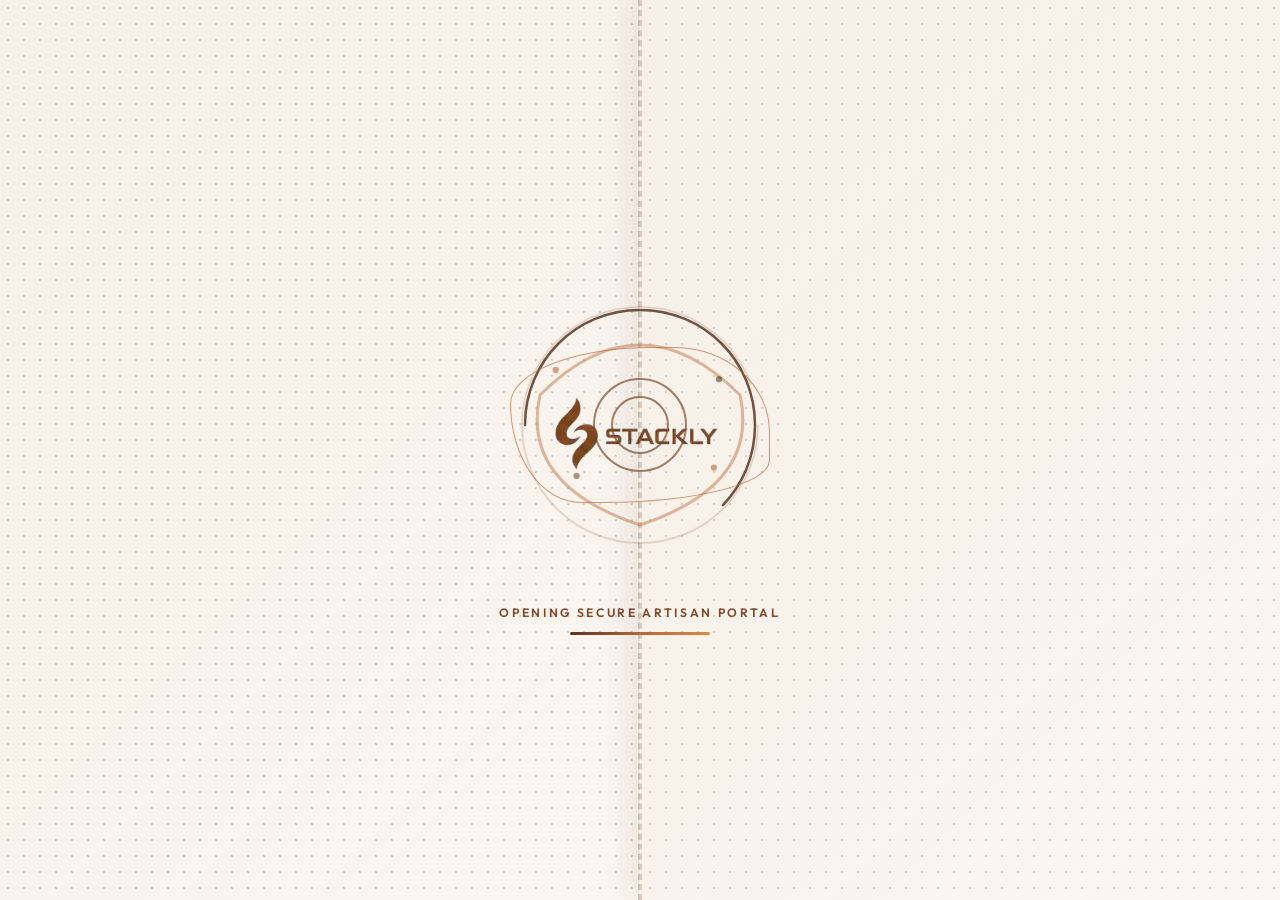
<file: login.html>
<!DOCTYPE html>
<html lang="en">
<head>
  <meta charset="UTF-8">
  <meta name="viewport" content="width=device-width, initial-scale=1.0">
  <title>Sign In | Chatly Art & Craft Marketplace</title>
  <meta name="description" content="Sign in to your Chatly account as a Buyer or Seller to access your custom dashboard and discover or manage artisan crafts.">
  <link rel="stylesheet" href="css/style.css">
  <link rel="stylesheet" href="https://fonts.googleapis.com/css2?family=Material+Symbols+Outlined:opsz,wght,FILL,GRAD@20..48,100..700,0..1,-50..200" />
</head>
<body class="craft-texture">

  <!-- UNIQUE ART & CRAFT PRELOADER -->
  <div id="artisan-preloader" class="artisan-preloader" aria-label="Loading Sign In">
    <div class="preloader-curtain curtain-left"></div>
    <div class="preloader-curtain curtain-right"></div>
    <div class="preloader-content">
      <div class="sketch-stage">
        <svg class="sketch-lines-svg" viewBox="0 0 320 320" fill="none" xmlns="http://www.w3.org/2000/svg">
          <circle class="stroke-ring" cx="160" cy="160" r="118" stroke="rgba(125, 74, 43, 0.35)" stroke-width="2" stroke-dasharray="14 10" />
          <path class="stroke-pencil" d="M 45 160 C 45 96 96 45 160 45 C 224 45 275 96 275 160 C 275 224 224 275 160 275" stroke="#5A3521" stroke-width="2.5" stroke-linecap="round" />
          <path class="stroke-brush" d="M 60 130 Q 160 30 260 130 Q 280 220 160 260 Q 40 220 60 130" stroke="#B86737" stroke-width="3" stroke-linecap="round" />
          <path class="craft-spiral" d="M 160 160 m -28 0 a 28,28 0 1,0 56,0 a 28,28 0 1,0 -56,0 m -18 0 a 46,46 0 1,0 92,0 a 46,46 0 1,0 -92,0" stroke="#7D4A2B" stroke-width="2" stroke-linecap="round" />
        </svg>

        <div class="logo-assemble-container">
          <img src="assets/stacklylogo_18.webp" alt="Chatly Craft Marketplace" class="preloader-logo-img">
        </div>

        <div class="finishing-flourish">
          <span class="finishing-dot dot-1"></span>
          <span class="finishing-dot dot-2"></span>
          <span class="finishing-dot dot-3"></span>
          <span class="finishing-dot dot-4"></span>
        </div>
      </div>
      <div class="preloader-status">
        <span class="craft-label">OPENING SECURE ARTISAN PORTAL</span>
        <div class="drawing-progress-bar">
          <div class="progress-fill"></div>
        </div>
      </div>
    </div>
  </div>

  <!-- AUTHENTICATION VIEW: 2-COLUMN SPLIT (LEFT: IMAGE, RIGHT: LOGIN BOX) -->
  <main class="auth-wrapper">

    <div class="auth-split-container">
      
      <!-- LEFT SIDE: RELEVANT ARTISANAL CRAFT IMAGE SHOWCASE -->
      <div class="auth-image-panel" style="background-image: url('assets/auth_login.webp');">
        <div class="auth-image-content">
          <div class="auth-image-header">
            <span class="auth-image-badge">
              <span class="material-symbols-outlined" style="font-size:16px;">verified</span>
              <span>Authentic Heritage Artistry</span>
            </span>
          </div>

          <div class="auth-image-body">
            <h2 class="auth-image-title">Where Ancient Clay Meets Modern Collectors</h2>
            <p class="auth-image-quote">
              "Every vessel holds the memory of red river clay, hand pressure, and smoke. In a world of mass plastic, clay brings us back to earth and lineage."
            </p>
            <div class="auth-image-quote-author">— Nia Adebayo, Master Potter</div>

            <div class="auth-image-perks">
              <div class="auth-image-perk-item">
                <span class="material-symbols-outlined">workspace_premium</span>
                <span>Serialized Certificates of Provenance</span>
              </div>
              <div class="auth-image-perk-item">
                <span class="material-symbols-outlined">payments</span>
                <span>Direct Fair-Trade Payouts to Independent Studios</span>
              </div>
              <div class="auth-image-perk-item">
                <span class="material-symbols-outlined">local_shipping</span>
                <span>White-Glove Insured Global Delivery in 42+ Nations</span>
              </div>
            </div>
          </div>
        </div>
      </div>

      <!-- RIGHT SIDE: LOGIN FORM BOX -->
      <div class="auth-box-panel">
        
        <!-- Top Navigation: Back to Home Button above Stackly Logo -->
        <div class="auth-top-nav">
          <a href="index.html" class="auth-back-btn" title="Return to Marketplace Home">
            <span class="material-symbols-outlined" style="font-size: 18px;">arrow_back</span>
            <span>Back to Home</span>
          </a>
        </div>

        <!-- Stackly Brand Logo Centered Above Portal Access -->
        <div class="auth-logo-center">
          <a href="index.html" class="brand-logo-link" title="Return to Marketplace Home">
            <img src="assets/stacklylogo_18.webp" alt="Stackly Logo" class="chatly-logo-img">
          </a>
        </div>

        <!-- MAIN LOGIN VIEW -->
        <div id="login-main-view">
          <div class="auth-header">
            <span class="badge badge-terracotta" style="margin-bottom:6px;">Portal Access</span>
            <h1 class="auth-title">Welcome Back</h1>
            <p class="auth-subtitle">Sign in to access your customized marketplace dashboard</p>
          </div>

          <!-- Role Selector (Buyer / Seller) -->
          <div class="role-selector-wrap">
            <label class="role-selector-label">Choose Your Account Role</label>
            <div class="role-toggle-group" id="login-role-selector">
              <button type="button" class="role-toggle-btn active" data-role="Buyer" id="role-buyer-btn">
                <span class="material-symbols-outlined" style="font-size:18px;">shopping_bag</span>
                <span>Buyer</span>
              </button>
              <button type="button" class="role-toggle-btn" data-role="Seller" id="role-seller-btn">
                <span class="material-symbols-outlined" style="font-size:18px;">palette</span>
                <span>Seller</span>
              </button>
            </div>
          </div>

          <!-- Login Form (No prefilled values, correct placeholders) -->
          <form id="chatly-login-form" novalidate>
            
            <!-- Email field -->
            <div class="form-group">
              <label for="login-email" class="form-label">Email Address *</label>
              <input 
                type="email" 
                id="login-email" 
                class="form-control" 
                placeholder="Enter the email address" 
                required
              >
              <div class="form-error-msg">Must be a valid Gmail address ending with @gmail.com</div>
            </div>

            <!-- Password field -->
            <div class="form-group">
              <label for="login-password" class="form-label">Password *</label>
              <div class="password-input-wrap">
                <input 
                  type="password" 
                  id="login-password" 
                  class="form-control" 
                  placeholder="Enter the password" 
                  required
                >
                <button type="button" class="toggle-password-btn" aria-label="Toggle password visibility">
                  <span class="material-symbols-outlined" style="font-size:20px;">visibility_off</span>
                </button>
              </div>
              <div class="form-error-msg">Please enter at least 8 characters</div>
              
              <a href="404.html" class="forgot-password-link" id="show-forgot-password-btn" onclick="window.location.href='404.html'">Forgot Password?</a>
            </div>

            <!-- Submit Button -->
            <button type="submit" class="btn btn-primary btn-block btn-lg" id="login-submit-btn" style="margin-top:10px;">
              Sign In to Marketplace
            </button>
          </form>

          <div class="auth-footer" style="margin-top: 12px;">
            Don't have an account? <a href="signup.html" id="link-to-signup">Create an account</a>
          </div>
        </div>

        <!-- FORGOT PASSWORD VIEW -->
        <div id="forgot-password-view" class="forgot-password-view">
          <div class="auth-header">
            <span class="badge badge-craft" style="margin-bottom:6px;">Account Recovery</span>
            <h2 class="auth-title">Reset Your Password</h2>
            <p class="auth-subtitle">Enter your registered Gmail to receive a password reset link.</p>
          </div>

          <form id="chatly-forgot-form" novalidate>
            <div class="form-group">
              <label for="forgot-email" class="form-label">Gmail Address *</label>
              <input 
                type="email" 
                id="forgot-email" 
                class="form-control" 
                placeholder="Enter the email address" 
                required
              >
              <div class="form-error-msg">Please enter a valid Gmail address ending with @gmail.com</div>
            </div>

            <button type="submit" class="btn btn-primary btn-block btn-lg" style="margin-top:16px;">
              Continue / Reset Password
            </button>
          </form>

          <div style="text-align:center; margin-top: 12px;">
            <a href="#" class="back-to-login-btn" id="back-to-login-btn">
              <span class="material-symbols-outlined" style="font-size:18px;">arrow_back</span>
              <span>Return to Sign In</span>
            </a>
          </div>
        </div>

      </div>

    </div>

  </main>

  <script src="js/script.js"></script>
</body>
</html>
</file>
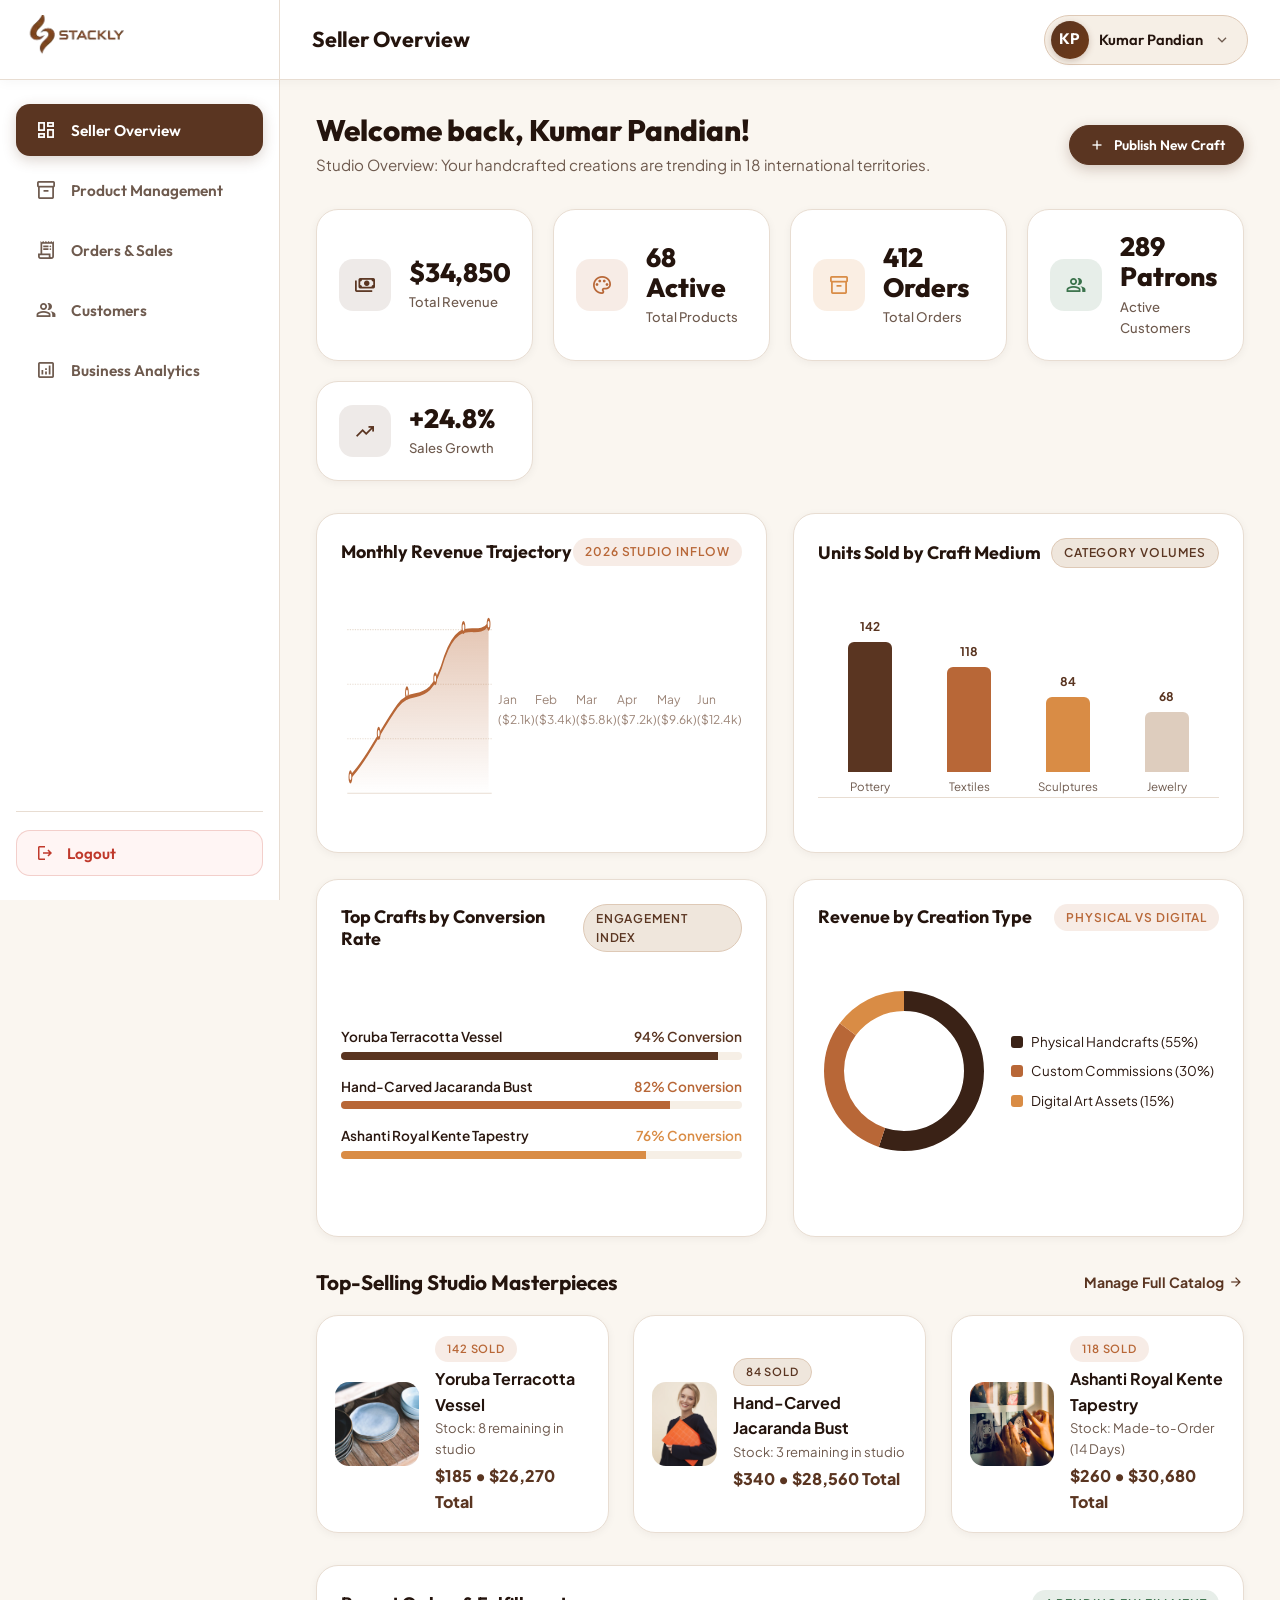
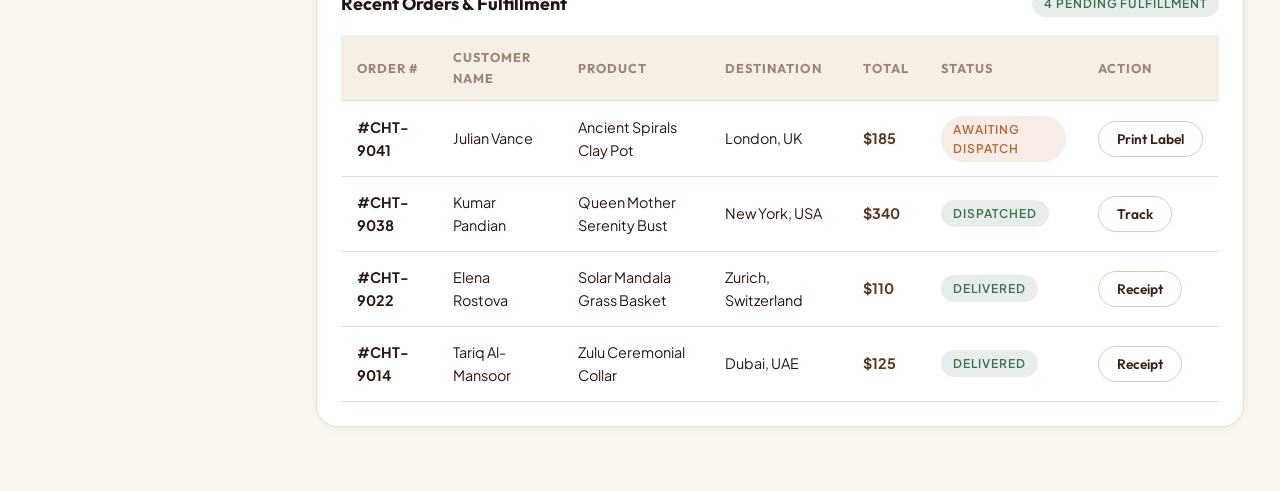
<file: seller-dashboard.html>
<!DOCTYPE html>
<html lang="en">
<head>
  <meta charset="UTF-8">
  <meta name="viewport" content="width=device-width, initial-scale=1.0">
  <title>Seller Studio Dashboard | Stackly Art & Craft Marketplace</title>
  <meta name="description" content="Artisan studio business dashboard to track revenue, manage handcrafted inventory, process customer orders, and analyze studio growth.">
  
  <!-- Typography & Google Material Symbols (No Emojis) -->
  <link rel="preconnect" href="https://fonts.googleapis.com">
  <link rel="preconnect" href="https://fonts.gstatic.com" crossorigin>
  <link href="https://fonts.googleapis.com/css2?family=Playfair+Display:ital,wght@0,400..900;1,400..900&family=Plus+Jakarta+Sans:wght@300;400;500;600;700;800&display=swap" rel="stylesheet">
  <link rel="stylesheet" href="https://fonts.googleapis.com/css2?family=Material+Symbols+Outlined:opsz,wght,FILL,GRAD@20..48,100..700,0..1,-50..200" />
  
  <link rel="stylesheet" href="css/style.css">
  <script>
    if (sessionStorage.getItem('skip_artisan_preloader') === 'true') {
      document.documentElement.classList.add('no-preloader');
    }
  </script>
</head>
<body class="craft-texture seller-dashboard-page">

  <!-- UNIQUE ART & CRAFT PRELOADER -->
  <div id="artisan-preloader" class="artisan-preloader" aria-label="Loading Seller Dashboard">
    <div class="preloader-curtain curtain-left"></div>
    <div class="preloader-curtain curtain-right"></div>
    <div class="preloader-content">
      <div class="sketch-stage">
        <svg class="sketch-lines-svg" viewBox="0 0 320 320" fill="none" xmlns="http://www.w3.org/2000/svg">
          <circle class="stroke-ring" cx="160" cy="160" r="118" stroke="rgba(125, 74, 43, 0.35)" stroke-width="2" stroke-dasharray="14 10" />
          <path class="stroke-pencil" d="M 45 160 C 45 96 96 45 160 45 C 224 45 275 96 275 160 C 275 224 224 275 160 275" stroke="#5A3521" stroke-width="2.5" stroke-linecap="round" />
          <path class="stroke-brush" d="M 60 130 Q 160 30 260 130 Q 280 220 160 260 Q 40 220 60 130" stroke="#B86737" stroke-width="3" stroke-linecap="round" />
          <path class="craft-spiral" d="M 160 160 m -28 0 a 28,28 0 1,0 56,0 a 28,28 0 1,0 -56,0 m -18 0 a 46,46 0 1,0 92,0 a 46,46 0 1,0 -92,0" stroke="#7D4A2B" stroke-width="2" stroke-linecap="round" />
        </svg>

        <div class="logo-assemble-container">
          <img src="assets/stacklylogo_18.webp" alt="Stackly Craft Marketplace" class="preloader-logo-img">
        </div>

        <div class="finishing-flourish">
          <span class="finishing-dot dot-1"></span>
          <span class="finishing-dot dot-2"></span>
          <span class="finishing-dot dot-3"></span>
          <span class="finishing-dot dot-4"></span>
        </div>
      </div>
      <div class="preloader-status">
        <span class="craft-label">INITIALIZING ARTISAN STUDIO ANALYTICS</span>
        <div class="drawing-progress-bar">
          <div class="progress-fill"></div>
        </div>
      </div>
    </div>
  </div>

  <div class="dashboard-wrapper">
    <!-- STATIC FIXED DASHBOARD NAVBAR -->
    <header class="dashboard-navbar">
      <div class="dashboard-nav-inner">
        <!-- Sidebar Header with Stackly Logo & Extended Vertical Divider Line -->
        <div class="dashboard-nav-left">
          <button class="dashboard-sidebar-toggle" id="dashboard-sidebar-toggle" aria-label="Toggle studio sidebar">
            <span class="material-symbols-outlined">menu</span>
          </button>
          <a href="seller-dashboard.html" class="brand-logo-link" title="Seller Overview">
            <img src="assets/stacklylogo_18.webp" alt="Stackly Logo" class="chatly-logo-img">
          </a>
        </div>

        <!-- Main Topbar Area -->
        <div class="dashboard-nav-main">
          <!-- Center/Left: Current Active View Title near sidebar divider line -->
          <div class="dashboard-nav-center">
            <span class="dashboard-current-heading" id="dashboard-current-heading">Seller Overview</span>
          </div>

          <!-- Right: Profile Icon First, Name Second (No 'Dashboard |', No 'Seller' badge) -->
          <div class="dashboard-nav-right">
            <div class="dashboard-user-pill" id="dashboard-user-pill" title="Click to view creator profile">
              <div class="profile-initials-avatar" id="nav-profile-initials">AO</div>
              <span class="user-pill-name" id="nav-user-name">Amara Okafor</span>
              <span class="material-symbols-outlined dropdown-chevron">expand_more</span>
            </div>

            <!-- Dynamic Profile Dropdown Menu -->
            <div class="profile-dropdown-menu" id="profile-dropdown-menu">
              <div class="dropdown-user-info">
                <div class="dropdown-user-name" id="dropdown-user-name">Amara Okafor</div>
                <div class="dropdown-user-email" id="dropdown-user-email">amaraokafor@gmail.com</div>
                <span class="dropdown-user-role" id="dropdown-user-role">Seller</span>
              </div>
            </div>
          </div>
        </div>
      </div>
    </header>

    <!-- DASHBOARD MAIN LAYOUT -->
    <div class="dashboard-layout">
      
      <!-- SELLER SIDEBAR: EXACTLY 5 TOP-LEVEL BUTTONS (NO SUBHEADINGS) -->
      <aside class="dashboard-sidebar">
        <!-- Mobile Sidebar Brand Header: Visible only inside sidebar on mobile -->
        <div class="sidebar-brand-header">
          <a href="seller-dashboard.html" class="brand-logo-link" title="Seller Dashboard">
            <img src="assets/stacklylogo_18.webp" alt="Stackly Logo" class="chatly-logo-img">
          </a>
          <button type="button" class="sidebar-close-btn" id="sidebar-close-btn" aria-label="Close sidebar navigation">
            <span class="material-symbols-outlined">close</span>
          </button>
        </div>

        <nav class="sidebar-clean-nav">
          <button type="button" class="sidebar-main-btn active" data-title="Seller Overview" data-mobile-title="Seller Overview" data-target-view="view-seller-summary">
            <span class="material-symbols-outlined">dashboard</span>
            <span>Seller Overview</span>
          </button>

          <button type="button" class="sidebar-main-btn" data-title="Product Management" data-mobile-title="Products" data-target-view="view-seller-products">
            <span class="material-symbols-outlined">inventory_2</span>
            <span>Product Management</span>
          </button>

          <button type="button" class="sidebar-main-btn" data-title="Orders & Sales" data-mobile-title="Orders" data-target-view="view-seller-orders">
            <span class="material-symbols-outlined">receipt_long</span>
            <span>Orders & Sales</span>
          </button>

          <button type="button" class="sidebar-main-btn" data-title="Customers" data-mobile-title="Customers" data-target-view="view-seller-customers">
            <span class="material-symbols-outlined">group</span>
            <span>Customers</span>
          </button>

          <button type="button" class="sidebar-main-btn" data-title="Business Analytics" data-mobile-title="Analytics" data-target-view="view-seller-analytics">
            <span class="material-symbols-outlined">analytics</span>
            <span>Business Analytics</span>
          </button>
        </nav>

        <!-- Sidebar End: Logout Button -->
        <div class="sidebar-end-block">
          <button type="button" class="sidebar-logout-btn" id="sidebar-logout-btn" title="Sign out of seller account">
            <span class="material-symbols-outlined">logout</span>
            <span>Logout</span>
          </button>
        </div>
      </aside>

      <!-- SELLER DASHBOARD CONTENT PANELS -->
      <main class="dashboard-content-area">
        
        <!-- ==========================================================================
             VIEW 1: SELLER OVERVIEW (DEFAULT)
             ========================================================================== -->
        <div id="view-seller-summary" class="dashboard-view-panel active">
          
          <div class="dashboard-header-block">
            <div>
              <h1 class="dashboard-welcome-title" id="dashboard-welcome-heading">Welcome back, Amara Okafor!</h1>
              <p class="dashboard-welcome-desc">Studio Overview: Your handcrafted creations are trending in 18 international territories.</p>
            </div>
            <a href="404.html" class="btn btn-primary btn-sm" id="open-add-product-btn" onclick="window.location.href='404.html'">
              <span class="material-symbols-outlined" style="font-size:18px;">add</span>
              <span>Publish New Craft</span>
            </a>
          </div>

          <!-- 5 Required Seller KPI Cards (Pure Material Symbols) -->
          <div class="kpi-grid" style="grid-template-columns: repeat(auto-fit, minmax(200px, 1fr));">
            <div class="kpi-card">
              <div class="kpi-icon-wrap brown">
                <span class="material-symbols-outlined">payments</span>
              </div>
              <div>
                <div class="kpi-value">$34,850</div>
                <div class="kpi-label">Total Revenue</div>
              </div>
            </div>
            <div class="kpi-card">
              <div class="kpi-icon-wrap terracotta">
                <span class="material-symbols-outlined">palette</span>
              </div>
              <div>
                <div class="kpi-value">68 Active</div>
                <div class="kpi-label">Total Products</div>
              </div>
            </div>
            <div class="kpi-card">
              <div class="kpi-icon-wrap ochre">
                <span class="material-symbols-outlined">inventory_2</span>
              </div>
              <div>
                <div class="kpi-value">412 Orders</div>
                <div class="kpi-label">Total Orders</div>
              </div>
            </div>
            <div class="kpi-card">
              <div class="kpi-icon-wrap success">
                <span class="material-symbols-outlined">group</span>
              </div>
              <div>
                <div class="kpi-value">289 Patrons</div>
                <div class="kpi-label">Active Customers</div>
              </div>
            </div>
            <div class="kpi-card">
              <div class="kpi-icon-wrap brown">
                <span class="material-symbols-outlined">trending_up</span>
              </div>
              <div>
                <div class="kpi-value">+24.8%</div>
                <div class="kpi-label">Sales Growth</div>
              </div>
            </div>
          </div>

          <!-- 4 Required Seller Charts -->
          <div class="charts-grid">
            <!-- 1. Revenue Trajectory -->
            <div class="chart-card">
              <div class="chart-header">
                <h3 class="chart-title">Monthly Revenue Trajectory</h3>
                <span class="badge badge-terracotta">2026 Studio Inflow</span>
              </div>
              <div class="chart-container" id="seller-revenue-chart"></div>
            </div>

            <!-- 2. Sales Bar Chart by Category -->
            <div class="chart-card">
              <div class="chart-header">
                <h3 class="chart-title">Units Sold by Craft Medium</h3>
                <span class="badge badge-craft">Category Volumes</span>
              </div>
              <div class="chart-container" id="seller-sales-chart"></div>
            </div>

            <!-- 3. Product Performance Chart -->
            <div class="chart-card anim-arrange-left">
              <div class="chart-header">
                <h3 class="chart-title">Top Crafts by Conversion Rate</h3>
                <span class="badge badge-craft">Engagement Index</span>
              </div>
              <div class="chart-container" id="seller-perf-chart"></div>
            </div>

            <!-- 4. Revenue Distribution Pie Chart -->
            <div class="chart-card anim-arrange-right">
              <div class="chart-header">
                <h3 class="chart-title">Revenue by Creation Type</h3>
                <span class="badge badge-terracotta">Physical vs Digital</span>
              </div>
              <div class="chart-container" id="seller-pie-chart"></div>
            </div>
          </div>

          <!-- Top-Selling Masterpieces -->
          <div style="margin-bottom: 32px;">
            <div style="display:flex; justify-content:space-between; align-items:center; flex-wrap:wrap; gap:12px; margin-bottom: 20px;">
              <h3 style="font-size:1.3rem;">Top-Selling Studio Masterpieces</h3>
              <a href="404.html" onclick="window.location.href='404.html'" style="font-size:0.88rem; color:var(--c-warm-brown); font-weight:700; display:inline-flex; align-items:center; gap:4px; text-decoration:none;">
                <span>Manage Full Catalog</span>
                <span class="material-symbols-outlined" style="font-size:16px;">arrow_forward</span>
              </a>
            </div>

            <div style="display:grid; grid-template-columns: repeat(auto-fit, minmax(280px, 1fr)); gap: 24px;">
              <div class="card-artisan anim-triplet-left" style="padding:18px; display:flex; gap:16px; align-items:center;">
                <img src="assets/product_pottery.webp" alt="Clay pot" style="width:84px; height:84px; border-radius:var(--radius-md); object-fit:cover;">
                <div>
                  <span class="badge badge-terracotta" style="font-size:0.7rem; margin-bottom:4px;">142 Sold</span>
                  <div style="font-weight:700; font-size:1rem; color:var(--c-deep-brown);">Yoruba Terracotta Vessel</div>
                  <div style="font-size:0.82rem; color:var(--c-text-muted);">Stock: 8 remaining in studio</div>
                  <div style="font-weight:800; color:var(--c-warm-brown); margin-top:4px;">$185 &bull; $26,270 Total</div>
                </div>
              </div>

              <div class="card-artisan anim-triplet-center" style="padding:18px; display:flex; gap:16px; align-items:center;">
                <img src="assets/product_wood_bust.webp" alt="Wood bust" style="width:84px; height:84px; border-radius:var(--radius-md); object-fit:cover;">
                <div>
                  <span class="badge badge-craft" style="font-size:0.7rem; margin-bottom:4px;">84 Sold</span>
                  <div style="font-weight:700; font-size:1rem; color:var(--c-deep-brown);">Hand-Carved Jacaranda Bust</div>
                  <div style="font-size:0.82rem; color:var(--c-text-muted);">Stock: 3 remaining in studio</div>
                  <div style="font-weight:800; color:var(--c-warm-brown); margin-top:4px;">$340 &bull; $28,560 Total</div>
                </div>
              </div>

              <div class="card-artisan anim-triplet-right" style="padding:18px; display:flex; gap:16px; align-items:center;">
                <img src="assets/product_tapestry.webp" alt="Kente tapestry" style="width:84px; height:84px; border-radius:var(--radius-md); object-fit:cover;">
                <div>
                  <span class="badge badge-terracotta" style="font-size:0.7rem; margin-bottom:4px;">118 Sold</span>
                  <div style="font-weight:700; font-size:1rem; color:var(--c-deep-brown);">Ashanti Royal Kente Tapestry</div>
                  <div style="font-size:0.82rem; color:var(--c-text-muted);">Stock: Made-to-Order (14 Days)</div>
                  <div style="font-weight:800; color:var(--c-warm-brown); margin-top:4px;">$260 &bull; $30,680 Total</div>
                </div>
              </div>
            </div>
          </div>

          <!-- Recent Incoming Orders Table -->
          <div class="table-card">
            <div class="table-header">
              <h3 class="chart-title">Recent Orders & Fulfillment</h3>
              <span class="badge badge-success">4 Pending Fulfillment</span>
            </div>
            <div class="table-responsive">
              <table class="artisan-table">
                <thead>
                  <tr>
                    <th>Order #</th>
                    <th>Customer Name</th>
                    <th>Product</th>
                    <th>Destination</th>
                    <th>Total</th>
                    <th>Status</th>
                    <th>Action</th>
                  </tr>
                </thead>
                <tbody>
                  <tr class="table-row-slide-right">
                    <td><strong>#CHT-9041</strong></td>
                    <td>Julian Vance</td>
                    <td>Ancient Spirals Clay Pot</td>
                    <td>London, UK</td>
                    <td style="font-weight:700; color:var(--c-warm-brown);">$185</td>
                    <td><span class="badge badge-terracotta">Awaiting Dispatch</span></td>
                    <td><button class="btn btn-outline btn-sm" onclick="window.location.href='404.html'">Print Label</button></td>
                  </tr>
                  <tr class="table-row-slide-right">
                    <td><strong>#CHT-9038</strong></td>
                    <td>Kumar Pandian</td>
                    <td>Queen Mother Serenity Bust</td>
                    <td>New York, USA</td>
                    <td style="font-weight:700; color:var(--c-warm-brown);">$340</td>
                    <td><span class="badge badge-success">Dispatched</span></td>
                    <td><button class="btn btn-outline btn-sm" onclick="window.location.href='404.html'">Track</button></td>
                  </tr>
                  <tr class="table-row-slide-right">
                    <td><strong>#CHT-9022</strong></td>
                    <td>Elena Rostova</td>
                    <td>Solar Mandala Grass Basket</td>
                    <td>Zurich, Switzerland</td>
                    <td style="font-weight:700; color:var(--c-warm-brown);">$110</td>
                    <td><span class="badge badge-success">Delivered</span></td>
                    <td><button class="btn btn-outline btn-sm" onclick="window.location.href='404.html'">Receipt</button></td>
                  </tr>
                  <tr class="table-row-slide-right">
                    <td><strong>#CHT-9014</strong></td>
                    <td>Tariq Al-Mansoor</td>
                    <td>Zulu Ceremonial Collar</td>
                    <td>Dubai, UAE</td>
                    <td style="font-weight:700; color:var(--c-warm-brown);">$125</td>
                    <td><span class="badge badge-success">Delivered</span></td>
                    <td><button class="btn btn-outline btn-sm" onclick="window.location.href='404.html'">Receipt</button></td>
                  </tr>
                </tbody>
              </table>
            </div>
          </div>
        </div>

        <!-- ==========================================================================
             VIEW 2: PRODUCT MANAGEMENT
             ========================================================================== -->
        <div id="view-seller-products" class="dashboard-view-panel">
          <div class="dashboard-header-block">
            <div>
              <h2 class="dashboard-welcome-title">Product Management</h2>
              <p class="dashboard-welcome-desc">Manage catalog, publish new pieces, and monitor workshop inventory.</p>
            </div>
            <button class="btn btn-primary btn-sm" onclick="window.location.href='404.html'">
              <span class="material-symbols-outlined" style="font-size:18px;">add</span>
              <span>Add New Product</span>
            </button>
          </div>

          <!-- Catalog Table -->
          <div class="table-card" style="margin-bottom: 28px;">
            <div class="table-header">
              <h3 class="chart-title">Handcrafted Catalog (68 Items)</h3>
              <span class="badge badge-terracotta">Active Studio Pieces</span>
            </div>
            <div class="table-responsive">
              <table class="artisan-table">
                <thead>
                  <tr>
                    <th>Product Title</th>
                    <th>Category</th>
                    <th>Price</th>
                    <th>Stock Level</th>
                    <th>Status</th>
                    <th>Actions</th>
                  </tr>
                </thead>
                <tbody id="seller-inventory-tbody">
                  <tr class="table-row-slide-right">
                    <td><strong>Ancient Spirals Terracotta Vessel</strong></td>
                    <td><span class="badge badge-craft">Ceramics</span></td>
                    <td style="font-weight:700; color:var(--c-warm-brown);">$185</td>
                    <td>8 in stock</td>
                    <td><span class="badge badge-success">Active</span></td>
                    <td><button class="btn btn-outline btn-sm" onclick="window.location.href='404.html'">Edit</button></td>
                  </tr>
                  <tr class="table-row-slide-right">
                    <td><strong>Queen Mother Serenity Bust</strong></td>
                    <td><span class="badge badge-craft">Sculpture</span></td>
                    <td style="font-weight:700; color:var(--c-warm-brown);">$340</td>
                    <td>3 in stock</td>
                    <td><span class="badge badge-success">Active</span></td>
                    <td><button class="btn btn-outline btn-sm" onclick="window.location.href='404.html'">Edit</button></td>
                  </tr>
                  <tr class="table-row-slide-right">
                    <td><strong>Royal Ashanti Kente Wall Hanging</strong></td>
                    <td><span class="badge badge-craft">Textiles</span></td>
                    <td style="font-weight:700; color:var(--c-warm-brown);">$260</td>
                    <td>Custom Order</td>
                    <td><span class="badge badge-success">Active</span></td>
                    <td><button class="btn btn-outline btn-sm" onclick="window.location.href='404.html'">Edit</button></td>
                  </tr>
                </tbody>
              </table>
            </div>
          </div>

          <!-- Publish Craft Form & Inventory Cards -->
          <div style="display:grid; grid-template-columns: repeat(auto-fit, minmax(320px, 1fr)); gap: 24px; margin-bottom: 28px;">
            <div class="form-card">
              <h3 style="font-size:1.2rem; margin-bottom:12px; color:var(--c-deep-brown);">Publish New Handcrafted Creation</h3>
              <form id="publish-craft-form" novalidate>
                <div class="form-group">
                  <label class="form-label" for="pub-craft-title">Creation Title *</label>
                  <input type="text" id="pub-craft-title" class="form-control" placeholder="e.g. Benin Lost-Wax Bronze Leopard">
                  <div class="form-error-msg">Please enter the required details.</div>
                </div>
                <div style="display:grid; grid-template-columns:1fr 1fr; gap:16px;">
                  <div class="form-group">
                    <label class="form-label" for="pub-craft-category">Category *</label>
                    <div class="custom-select-wrapper" id="pub-craft-category-wrapper">
                      <select id="pub-craft-category" class="form-control custom-select-native" tabindex="-1" aria-hidden="true">
                        <option value="">Select Category...</option>
                        <option value="Ceramics">Ceramics &amp; Clay</option>
                        <option value="Textiles">Textiles &amp; Weaving</option>
                        <option value="Woodcraft">Wood &amp; Sculpture</option>
                        <option value="Jewelry">Beaded Jewelry</option>
                        <option value="Digital">Digital Artisan Art</option>
                      </select>
                      <button type="button" class="custom-select-trigger" aria-haspopup="listbox" aria-expanded="false" id="pub-craft-category-trigger">
                        <span class="custom-select-text is-placeholder">Select Category...</span>
                        <span class="material-symbols-outlined custom-select-arrow">expand_more</span>
                      </button>
                      <div class="custom-select-menu" role="listbox" aria-labelledby="pub-craft-category-trigger">
                        <div class="custom-select-option is-placeholder" data-value="" role="option">
                          <span>Select Category...</span>
                        </div>
                        <div class="custom-select-option" data-value="Ceramics" role="option">
                          <span class="material-symbols-outlined opt-icon">palette</span>
                          <span>Ceramics &amp; Clay</span>
                        </div>
                        <div class="custom-select-option" data-value="Textiles" role="option">
                          <span class="material-symbols-outlined opt-icon">texture</span>
                          <span>Textiles &amp; Weaving</span>
                        </div>
                        <div class="custom-select-option" data-value="Woodcraft" role="option">
                          <span class="material-symbols-outlined opt-icon">forest</span>
                          <span>Wood &amp; Sculpture</span>
                        </div>
                        <div class="custom-select-option" data-value="Jewelry" role="option">
                          <span class="material-symbols-outlined opt-icon">diamond</span>
                          <span>Beaded Jewelry</span>
                        </div>
                        <div class="custom-select-option" data-value="Digital" role="option">
                          <span class="material-symbols-outlined opt-icon">brush</span>
                          <span>Digital Artisan Art</span>
                        </div>
                      </div>
                    </div>
                    <div class="form-error-msg">Please enter the required details.</div>
                  </div>
                  <div class="form-group">
                    <label class="form-label" for="pub-craft-price">List Price (USD) *</label>
                    <input type="number" id="pub-craft-price" class="form-control" placeholder="180">
                    <div class="form-error-msg">Please enter the required details.</div>
                  </div>
                </div>
                <div class="form-group">
                  <label class="form-label" for="pub-craft-provenance">Material & Cultural Provenance *</label>
                  <textarea id="pub-craft-provenance" class="form-control" rows="3" placeholder="Describe the ancestral techniques, natural dyes, and cultural lineage of this piece..."></textarea>
                  <div class="form-error-msg">Please enter the required details.</div>
                </div>
                <button type="submit" id="btn-publish-craft" class="btn btn-primary btn-block">Publish to Marketplace</button>
              </form>
            </div>

            <!-- Kiln & Raw Inventory -->
            <div class="card-artisan">
              <h3 style="font-size:1.2rem; margin-bottom:12px; color:var(--c-deep-brown);">Raw Studio Inventory & Kiln Batches</h3>
              <p style="color:var(--c-text-muted); line-height:1.7; margin-bottom:16px;">
                Current kiln batch capacity: 12 vessels currently cooling in the pit-kiln. Expected ready date: Oct 4, 2026.
              </p>
              <div style="padding:14px; background:var(--c-cream-soft); border-radius:8px; margin-bottom:12px;">
                <div style="font-weight:700; color:var(--c-deep-brown);">Terracotta Clay Reserves</div>
                <div style="font-size:0.85rem; color:var(--c-text-muted);">450 kg prepared Nigerian riverbed clay</div>
              </div>
              <div style="padding:14px; background:var(--c-cream-soft); border-radius:8px;">
                <div style="font-weight:700; color:var(--c-deep-brown);">Natural Mineral Pigments</div>
                <div style="font-size:0.85rem; color:var(--c-text-muted);">Ochre, Indigo, Kaolin chalk stocks full</div>
              </div>
            </div>
          </div>

          <!-- Section 4: Workshop Production Schedule & Firing Stages -->
          <div class="card-artisan" style="padding:24px;">
            <div class="section-subtitle-block" style="margin-top:0;">
              <h3 class="section-subtitle-title">Active Production Batches & Curing Stages</h3>
              <span class="badge badge-terracotta">Workshop Schedule</span>
            </div>
            <div style="display:grid; grid-template-columns: repeat(auto-fit, minmax(280px, 1fr)); gap: 18px;">
              <div class="anim-triplet-left" style="padding:16px; background:var(--c-cream-soft); border-radius:var(--radius-md); border-left:4px solid var(--c-terracotta);">
                <div style="display:flex; justify-content:space-between; align-items:center; margin-bottom:6px;">
                  <strong style="color:var(--c-deep-brown);">Batch #KB-89: Terracotta Vessels</strong>
                  <span class="badge badge-terracotta">Pit-Firing</span>
                </div>
                <p style="font-size:0.83rem; color:var(--c-text-muted); margin-bottom:8px;">12 ancestral vessels in wood-fueled pit firing. Firing duration: 18 hours.</p>
                <div style="font-size:0.8rem; font-weight:700; color:var(--c-warm-brown);">Ready for burnishing: Tomorrow, 2:00 PM</div>
              </div>

              <div class="anim-triplet-center" style="padding:16px; background:var(--c-cream-soft); border-radius:var(--radius-md); border-left:4px solid var(--c-warm-brown);">
                <div style="display:flex; justify-content:space-between; align-items:center; margin-bottom:6px;">
                  <strong style="color:var(--c-deep-brown);">Batch #JB-42: Jacaranda Busts</strong>
                  <span class="badge badge-craft">Wood Curing</span>
                </div>
                <p style="font-size:0.83rem; color:var(--c-text-muted); margin-bottom:8px;">4 timber blocks undergoing solar moisture treatment and beeswax oil sealing.</p>
                <div style="font-size:0.8rem; font-weight:700; color:var(--c-warm-brown);">Ready for detailing: Oct 6, 2026</div>
              </div>

              <div class="anim-triplet-right" style="padding:16px; background:var(--c-cream-soft); border-radius:var(--radius-md); border-left:4px solid var(--c-success);">
                <div style="display:flex; justify-content:space-between; align-items:center; margin-bottom:6px;">
                  <strong style="color:var(--c-deep-brown);">Batch #KT-15: Kente Wall Hangings</strong>
                  <span class="badge badge-success">Final Quality Check</span>
                </div>
                <p style="font-size:0.83rem; color:var(--c-text-muted); margin-bottom:8px;">6 double-weave silk tapestries completed and awaiting serialized provenance tags.</p>
                <div style="font-size:0.8rem; font-weight:700; color:var(--c-success);">Ready for live catalog listing: Today</div>
              </div>
            </div>
          </div>
        </div>

        <!-- ==========================================================================
             VIEW 3: ORDERS & SALES
             ========================================================================== -->
        <div id="view-seller-orders" class="dashboard-view-panel">
          <div class="dashboard-header-block">
            <div>
              <h2 class="dashboard-welcome-title">Orders & Sales</h2>
              <p class="dashboard-welcome-desc">Monitor order fulfillments, track dispatched packages, and audit customer transactions.</p>
            </div>
            <button class="btn btn-outline btn-sm" onclick="window.location.href='404.html'">
              <span class="material-symbols-outlined" style="font-size:18px;">local_shipping</span>
              <span>Export Shipping Manifest</span>
            </button>
          </div>

          <!-- Order Summary Cards -->
          <div class="kpi-grid" style="grid-template-columns: repeat(auto-fit, minmax(220px, 1fr)); margin-bottom:28px;">
            <div class="kpi-card anim-triplet-left">
              <div class="kpi-icon-wrap brown">
                <span class="material-symbols-outlined">receipt_long</span>
              </div>
              <div>
                <div class="kpi-value">412 Total</div>
                <div class="kpi-label">Lifetime Orders</div>
              </div>
            </div>
            <div class="kpi-card anim-triplet-center">
              <div class="kpi-icon-wrap terracotta">
                <span class="material-symbols-outlined">hourglass_top</span>
              </div>
              <div>
                <div class="kpi-value">4 Pending</div>
                <div class="kpi-label">Awaiting Packaging</div>
              </div>
            </div>
            <div class="kpi-card anim-triplet-right">
              <div class="kpi-icon-wrap success">
                <span class="material-symbols-outlined">check_circle</span>
              </div>
              <div>
                <div class="kpi-value">408 Fulfilled</div>
                <div class="kpi-label">Successfully Delivered</div>
              </div>
            </div>
          </div>

          <!-- Pending Fulfillment Queue -->
          <div class="card-artisan anim-queue-left" style="margin-bottom: 24px;">
            <h3 style="font-size:1.2rem; margin-bottom:12px; color:var(--c-deep-brown);">Pending Fulfillment Queue</h3>
            <p style="color:var(--c-text-muted); margin-bottom:16px;">4 orders require bubble cushioning, customs certification cards, and wooden crate strapping today.</p>
            <div style="display:flex; flex-direction:column; gap:12px;">
              <div style="display:flex; justify-content:space-between; align-items:center; padding:12px; background:var(--c-cream-soft); border-radius:8px;">
                <div>
                  <strong>Order #CHT-9041</strong> &bull; Ancient Spirals Clay Pot &bull; Destination: London, UK
                </div>
                <a href="404.html" class="btn btn-primary btn-sm" id="btn-dispatch-order" onclick="window.location.href='404.html'">Dispatch Order</a>
              </div>
            </div>
          </div>

          <!-- Remittances Card -->
          <div class="card-artisan anim-remittance-right" style="margin-bottom: 24px;">
            <h3 style="font-size:1.2rem; margin-bottom:12px; color:var(--c-deep-brown);">Banking & Mobile Money Remittances</h3>
            <p style="color:var(--c-text-muted); line-height:1.7;">
              Last transfer: $1,840.00 via M-Pesa on Sep 26, 2026. Ref: #MP-9812903. Total net studio earnings after fair trade processing fee (15%): <strong>$29,622.50</strong>.
            </p>
          </div>

          <!-- Section 4: International Shipping Manifest & Tracking Log -->
          <div class="table-card">
            <div class="table-header">
              <h3 class="chart-title">International Shipping Manifest & Courier Log</h3>
              <span class="badge badge-craft">DHL Express Airway</span>
            </div>
            <div class="table-responsive">
              <table class="artisan-table">
                <thead>
                  <tr>
                    <th>Tracking Airway #</th>
                    <th>Customer</th>
                    <th>Destination</th>
                    <th>Crate Weight</th>
                    <th>Customs Seal</th>
                    <th>Courier Status</th>
                  </tr>
                </thead>
                <tbody>
                  <tr class="table-row-slide-right">
                    <td><strong>DHL-AF-9842109</strong></td>
                    <td>Kumar Pandian</td>
                    <td>New York, USA</td>
                    <td>3.4 kg (Wood-Crated)</td>
                    <td><span class="badge badge-success">Approved</span></td>
                    <td><span class="badge badge-terracotta">In Flight Hub</span></td>
                  </tr>
                  <tr class="table-row-slide-right">
                    <td><strong>DHL-AF-9815042</strong></td>
                    <td>Julian Vance</td>
                    <td>London, UK</td>
                    <td>5.8 kg (Reinforced)</td>
                    <td><span class="badge badge-success">Approved</span></td>
                    <td><span class="badge badge-success">Delivered</span></td>
                  </tr>
                  <tr class="table-row-slide-right">
                    <td><strong>DHL-AF-9781033</strong></td>
                    <td>Elena Rostova</td>
                    <td>Zurich, Switzerland</td>
                    <td>1.9 kg (Boxed)</td>
                    <td><span class="badge badge-success">Approved</span></td>
                    <td><span class="badge badge-success">Delivered</span></td>
                  </tr>
                </tbody>
              </table>
            </div>
          </div>
        </div>

        <!-- ==========================================================================
             VIEW 4: CUSTOMERS
             ========================================================================== -->
        <div id="view-seller-customers" class="dashboard-view-panel">
          <div class="dashboard-header-block">
            <div>
              <h2 class="dashboard-welcome-title">Customers & Collectors</h2>
              <p class="dashboard-welcome-desc">Cultivate patron relationships, respond to bespoke inquiries, and review collector testimonials.</p>
            </div>
          </div>

          <!-- Patron List Card -->
          <div class="card-artisan patron-list-card" style="margin-bottom:24px;">
            <h3 style="font-size:1.2rem; margin-bottom:16px; color:var(--c-deep-brown);">Active Patrons & Collectors (289 Total)</h3>
            <ul style="display:flex; flex-direction:column; gap:14px;">
              <li class="anim-patron-row anim-patron-row-1" style="display:flex; justify-content:space-between; align-items:center; border-bottom:1px dashed var(--c-border-subtle); padding-bottom:10px;">
                <div>
                  <strong>Kumar Pandian</strong> (New York, USA)
                  <div style="font-size:0.82rem; color:var(--c-text-muted);">Patron since March 2025 &bull; kumarpandian@gmail.com</div>
                </div>
                <span class="badge badge-terracotta">VIP Patron &bull; 3 Pieces</span>
              </li>
              <li class="anim-patron-row anim-patron-row-2" style="display:flex; justify-content:space-between; align-items:center; border-bottom:1px dashed var(--c-border-subtle); padding-bottom:10px;">
                <div>
                  <strong>Julian Vance</strong> (London, UK)
                  <div style="font-size:0.82rem; color:var(--c-text-muted);">Patron since August 2025 &bull; julian.vance@crafts.uk</div>
                </div>
                <span class="badge badge-craft">Collector &bull; 2 Pieces</span>
              </li>
              <li class="anim-patron-row anim-patron-row-3" style="display:flex; justify-content:space-between; align-items:center; padding-bottom:4px;">
                <div>
                  <strong>Elena Rostova</strong> (Zurich, Switzerland)
                  <div style="font-size:0.82rem; color:var(--c-text-muted);">Patron since January 2026 &bull; elena.rostova@art.ch</div>
                </div>
                <span class="badge badge-craft">Collector &bull; 1 Piece</span>
              </li>
            </ul>
          </div>

          <!-- Customer Feedback & Testimonials -->
          <div style="display:grid; grid-template-columns: repeat(auto-fit, minmax(300px, 1fr)); gap:24px;">
            <div class="card-artisan anim-arrange-left">
              <h3 style="font-size:1.2rem; margin-bottom:12px; color:var(--c-deep-brown);">Verified Patron Testimonials</h3>
              <p style="font-size:0.88rem; color:var(--c-text-muted); margin-bottom:16px;">Average star rating across all 412 fulfilled orders: <strong>4.92 / 5.0</strong>.</p>
              <div style="display:flex; flex-direction:column; gap:14px;">
                <div style="padding:12px; background:var(--c-cream-soft); border-radius:8px;">
                  <div style="display:flex; justify-content:space-between; align-items:center; margin-bottom:6px;">
                    <strong>Kumar Pandian</strong>
                    <div style="display:flex; color:var(--c-ochre);">
                      <span class="material-symbols-outlined" style="font-size:16px;">star</span>
                      <span class="material-symbols-outlined" style="font-size:16px;">star</span>
                      <span class="material-symbols-outlined" style="font-size:16px;">star</span>
                      <span class="material-symbols-outlined" style="font-size:16px;">star</span>
                      <span class="material-symbols-outlined" style="font-size:16px;">star</span>
                    </div>
                  </div>
                  <p style="font-size:0.85rem; color:var(--c-text-muted);">"The Queen Mother bust is breath-taking in person. The jacaranda grain has a deep iridescence and the packaging was museum grade."</p>
                </div>
              </div>
            </div>

            <div class="card-artisan anim-arrange-right">
              <h3 style="font-size:1.2rem; margin-bottom:12px; color:var(--c-deep-brown);">Patron Concierge Inquiries</h3>
              <p style="color:var(--c-text-muted); line-height:1.7; margin-bottom:16px;">
                0 open disputes. 1 bespoke inquiry regarding custom bronze pedestal dimensions from Julian Vance.
              </p>
              <a href="404.html" class="btn btn-outline btn-sm" id="btn-reply-julian" onclick="window.location.href='404.html'">Reply to Julian Vance</a>
            </div>
          </div>

          <!-- Section 4: Patron VIP Tiers & Exclusive Studio Invitations -->
          <div class="card-artisan" style="margin-top: 24px; padding: 24px;">
            <div class="section-subtitle-block" style="margin-top:0;">
              <h3 class="section-subtitle-title">Collector Loyalty Tiers & Private Studio Previews</h3>
              <span class="badge badge-terracotta">Patron Relations</span>
            </div>
            <div style="display:grid; grid-template-columns: repeat(auto-fit, minmax(260px, 1fr)); gap:18px;">
              <div class="anim-triplet-left" style="padding:16px; background:var(--c-cream-soft); border-radius:var(--radius-md);">
                <div style="font-weight:700; color:var(--c-deep-brown); margin-bottom:4px;">Gold Tier Patrons (18)</div>
                <div style="font-size:0.82rem; color:var(--c-text-muted); margin-bottom:10px;">Collectors with $1,000+ lifetime purchases. Eligible for private kiln previews.</div>
                <button class="btn btn-outline btn-sm" onclick="window.location.href='404.html'">Send VIP Preview</button>
              </div>
              <div class="anim-triplet-center" style="padding:16px; background:var(--c-cream-soft); border-radius:var(--radius-md);">
                <div style="font-weight:700; color:var(--c-deep-brown); margin-bottom:4px;">Silver Tier Patrons (64)</div>
                <div style="font-size:0.82rem; color:var(--c-text-muted); margin-bottom:10px;">Acquired 2 or more studio creations. Entitled to 10% studio loyalty credits.</div>
                <button class="btn btn-outline btn-sm" onclick="window.location.href='404.html'">Issue Credits</button>
              </div>
              <div class="anim-triplet-right" style="padding:16px; background:var(--c-cream-soft); border-radius:var(--radius-md);">
                <div style="font-weight:700; color:var(--c-deep-brown); margin-bottom:4px;">New Patrons (207)</div>
                <div style="font-size:0.82rem; color:var(--c-text-muted); margin-bottom:10px;">First-time acquisitions during the 2026 Global Contemporary Art Fair.</div>
                <button class="btn btn-outline btn-sm" onclick="window.location.href='404.html'">Send Welcome Note</button>
              </div>
            </div>
          </div>
        </div>

        <!-- ==========================================================================
             VIEW 5: BUSINESS ANALYTICS
             ========================================================================== -->
        <div id="view-seller-analytics" class="dashboard-view-panel">
          <div class="dashboard-header-block">
            <div>
              <h2 class="dashboard-welcome-title">Business Analytics</h2>
              <p class="dashboard-welcome-desc">Explore deep financial trajectories, regional demand, and tax export reports.</p>
            </div>
            <a href="404.html" class="btn btn-outline btn-sm" id="btn-export-pl-report" onclick="window.location.href='404.html'">
              <span class="material-symbols-outlined" style="font-size:18px;">download</span>
              <span>Export P&L Report</span>
            </a>
          </div>

          <!-- Studio Analytics Insights -->
          <div style="display:grid; grid-template-columns: repeat(auto-fit, minmax(300px, 1fr)); gap:24px; margin-bottom:24px;">
            <div class="card-artisan anim-arrange-left">
              <h3 style="font-size:1.2rem; margin-bottom:12px; color:var(--c-deep-brown);">Studio Financial & Revenue Analytics</h3>
              <p style="color:var(--c-text-muted); line-height:1.7;">
                Year-to-date studio growth is up <strong>24.8%</strong> compared to previous season. Highest revenue month was May ($9,600) during the Global Contemporary Art Fair.
              </p>
            </div>

            <div class="card-artisan anim-arrange-right">
              <h3 style="font-size:1.2rem; margin-bottom:12px; color:var(--c-deep-brown);">Sales Trajectories & Regional Demand</h3>
              <p style="color:var(--c-text-muted); line-height:1.7;">
                Top purchasing countries: United States (42%), United Kingdom (26%), Germany (18%), UAE (14%).
              </p>
            </div>
          </div>

          <!-- Product Performance & Reports -->
          <div class="card-artisan anim-arrange-right">
            <h3 style="font-size:1.2rem; margin-bottom:12px; color:var(--c-deep-brown);">Studio Business & Tax Exports</h3>
            <p style="color:var(--c-text-muted); margin-bottom:16px;">Download certified accounting statements, fair trade audit sheets, and export tax summaries.</p>
            <div style="display:flex; gap:12px; flex-wrap:wrap;">
              <a href="404.html" class="btn btn-outline btn-sm" id="btn-download-q3-csv" onclick="window.location.href='404.html'">
                <span class="material-symbols-outlined" style="font-size:16px;">download</span>
                <span>Download Q3 2026 CSV</span>
              </a>
              <a href="404.html" class="btn btn-outline btn-sm" id="btn-download-certified-pdf" onclick="window.location.href='404.html'">
                <span class="material-symbols-outlined" style="font-size:16px;">download</span>
                <span>Download Certified PDF</span>
              </a>
            </div>
          </div>

          <!-- Section 4: Studio Craft Medium Margins & Material Cost Breakdown -->
          <div class="table-card" style="margin-top:24px;">
            <div class="table-header">
              <h3 class="chart-title">Medium Profit Margins & Studio Cost Breakdown</h3>
              <span class="badge badge-success">Studio Unit Economics</span>
            </div>
            <div class="table-responsive">
              <table class="artisan-table">
                <thead>
                  <tr>
                    <th>Craft Medium</th>
                    <th>Average List Price</th>
                    <th>Raw Material Cost</th>
                    <th>Artisan Crafting Hours</th>
                    <th>Net Studio Margin</th>
                  </tr>
                </thead>
                <tbody>
                  <tr class="table-row-slide-right">
                    <td><strong>Pit-Fired Ceramics</strong></td>
                    <td style="font-weight:700; color:var(--c-warm-brown);">$185.00</td>
                    <td>$22.00 (River clay, neem, pit wood)</td>
                    <td>14.5 Hours</td>
                    <td><span class="badge badge-success">78.4% Margin</span></td>
                  </tr>
                  <tr class="table-row-slide-right">
                    <td><strong>Hand-Carved Jacaranda</strong></td>
                    <td style="font-weight:700; color:var(--c-warm-brown);">$340.00</td>
                    <td>$45.00 (Timber block, beeswax, adze)</td>
                    <td>28.0 Hours</td>
                    <td><span class="badge badge-success">69.2% Margin</span></td>
                  </tr>
                  <tr class="table-row-slide-right">
                    <td><strong>Ashanti Kente Weaving</strong></td>
                    <td style="font-weight:700; color:var(--c-warm-brown);">$260.00</td>
                    <td>$38.00 (Dyed silk & cotton skeins)</td>
                    <td>22.0 Hours</td>
                    <td><span class="badge badge-success">82.1% Margin</span></td>
                  </tr>
                </tbody>
              </table>
            </div>
          </div>
        </div>

      </main>
    </div>
  </div>

  <!-- Add Product Interactive Modal for Seller -->
  <div id="add-product-modal" class="artisan-modal" role="dialog" aria-modal="true" aria-labelledby="modal-add-title">
    <div class="modal-dialog">
      <button class="modal-close-btn" onclick="closeArtisanModal('add-product-modal')" aria-label="Close Modal" type="button">
        <span class="material-symbols-outlined">close</span>
      </button>

      <div class="modal-header">
        <div class="modal-icon-badge">
          <span class="material-symbols-outlined">palette</span>
        </div>
        <div>
          <h3 id="modal-add-title" class="modal-title">Add New Handcrafted Item</h3>
          <p class="modal-subtitle">Instantly adds item to your inventory catalog and live store.</p>
        </div>
      </div>

      <form id="add-product-form" class="modal-form">
        <div class="form-group">
          <label class="form-label" for="prod-title">Product Name *</label>
          <input type="text" id="prod-title" class="form-control" placeholder="e.g. Terracotta Sun Vessel" required>
        </div>

        <div class="modal-row-grid">
          <div class="form-group">
            <label class="form-label" for="prod-category">Category *</label>
            <div class="custom-select-wrapper" id="prod-category-wrapper">
              <select id="prod-category" class="form-control custom-select-native" required tabindex="-1" aria-hidden="true">
                <option value="Ceramics">Ceramics</option>
                <option value="Sculpture">Sculpture</option>
                <option value="Textiles">Textiles</option>
                <option value="Jewelry">Jewelry</option>
                <option value="Digital">Digital Art</option>
              </select>
              <button type="button" class="custom-select-trigger" aria-haspopup="listbox" aria-expanded="false" id="prod-category-trigger">
                <span class="custom-select-text">Ceramics</span>
                <span class="material-symbols-outlined custom-select-arrow">expand_more</span>
              </button>
              <div class="custom-select-menu" role="listbox" aria-labelledby="prod-category-trigger">
                <div class="custom-select-option selected" data-value="Ceramics" role="option">
                  <span class="material-symbols-outlined opt-icon">palette</span>
                  <span>Ceramics</span>
                </div>
                <div class="custom-select-option" data-value="Sculpture" role="option">
                  <span class="material-symbols-outlined opt-icon">forest</span>
                  <span>Sculpture</span>
                </div>
                <div class="custom-select-option" data-value="Textiles" role="option">
                  <span class="material-symbols-outlined opt-icon">texture</span>
                  <span>Textiles</span>
                </div>
                <div class="custom-select-option" data-value="Jewelry" role="option">
                  <span class="material-symbols-outlined opt-icon">diamond</span>
                  <span>Jewelry</span>
                </div>
                <div class="custom-select-option" data-value="Digital" role="option">
                  <span class="material-symbols-outlined opt-icon">brush</span>
                  <span>Digital Art</span>
                </div>
              </div>
            </div>
          </div>
          <div class="form-group">
            <label class="form-label" for="prod-price">Price (USD) *</label>
            <input type="number" id="prod-price" class="form-control" placeholder="185" min="1" required>
          </div>
        </div>

        <div class="form-group">
          <label class="form-label" for="prod-stock">Quantity in Studio *</label>
          <input type="number" id="prod-stock" class="form-control" placeholder="5" value="5" min="1" required>
        </div>

        <div class="modal-btn-row">
          <button type="button" class="btn btn-outline" onclick="closeArtisanModal('add-product-modal')">
            Cancel
          </button>
          <button type="submit" class="btn btn-primary">
            <span class="material-symbols-outlined" style="font-size:18px;">cloud_upload</span>
            <span>Publish Item Live</span>
          </button>
        </div>
      </form>
    </div>
  </div>


  <script src="js/script.js"></script>
</body>
</html>
</file>
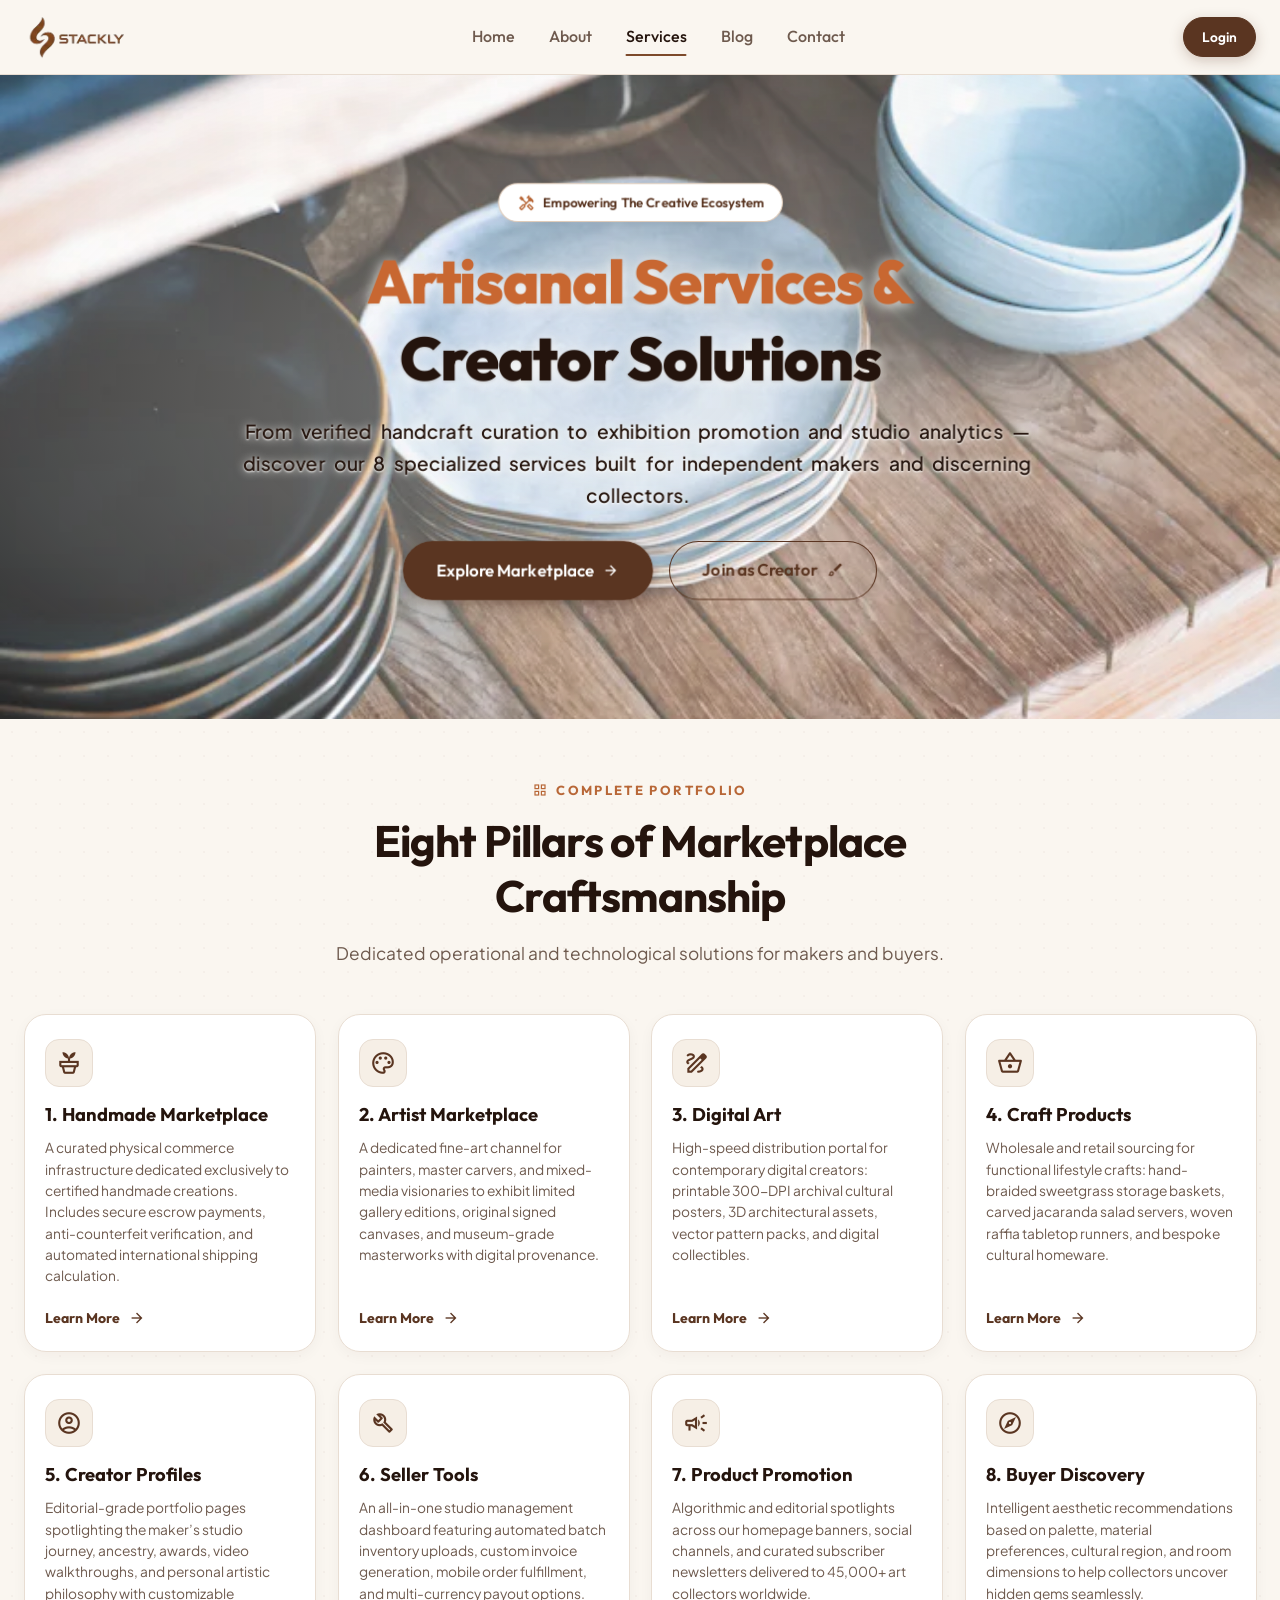
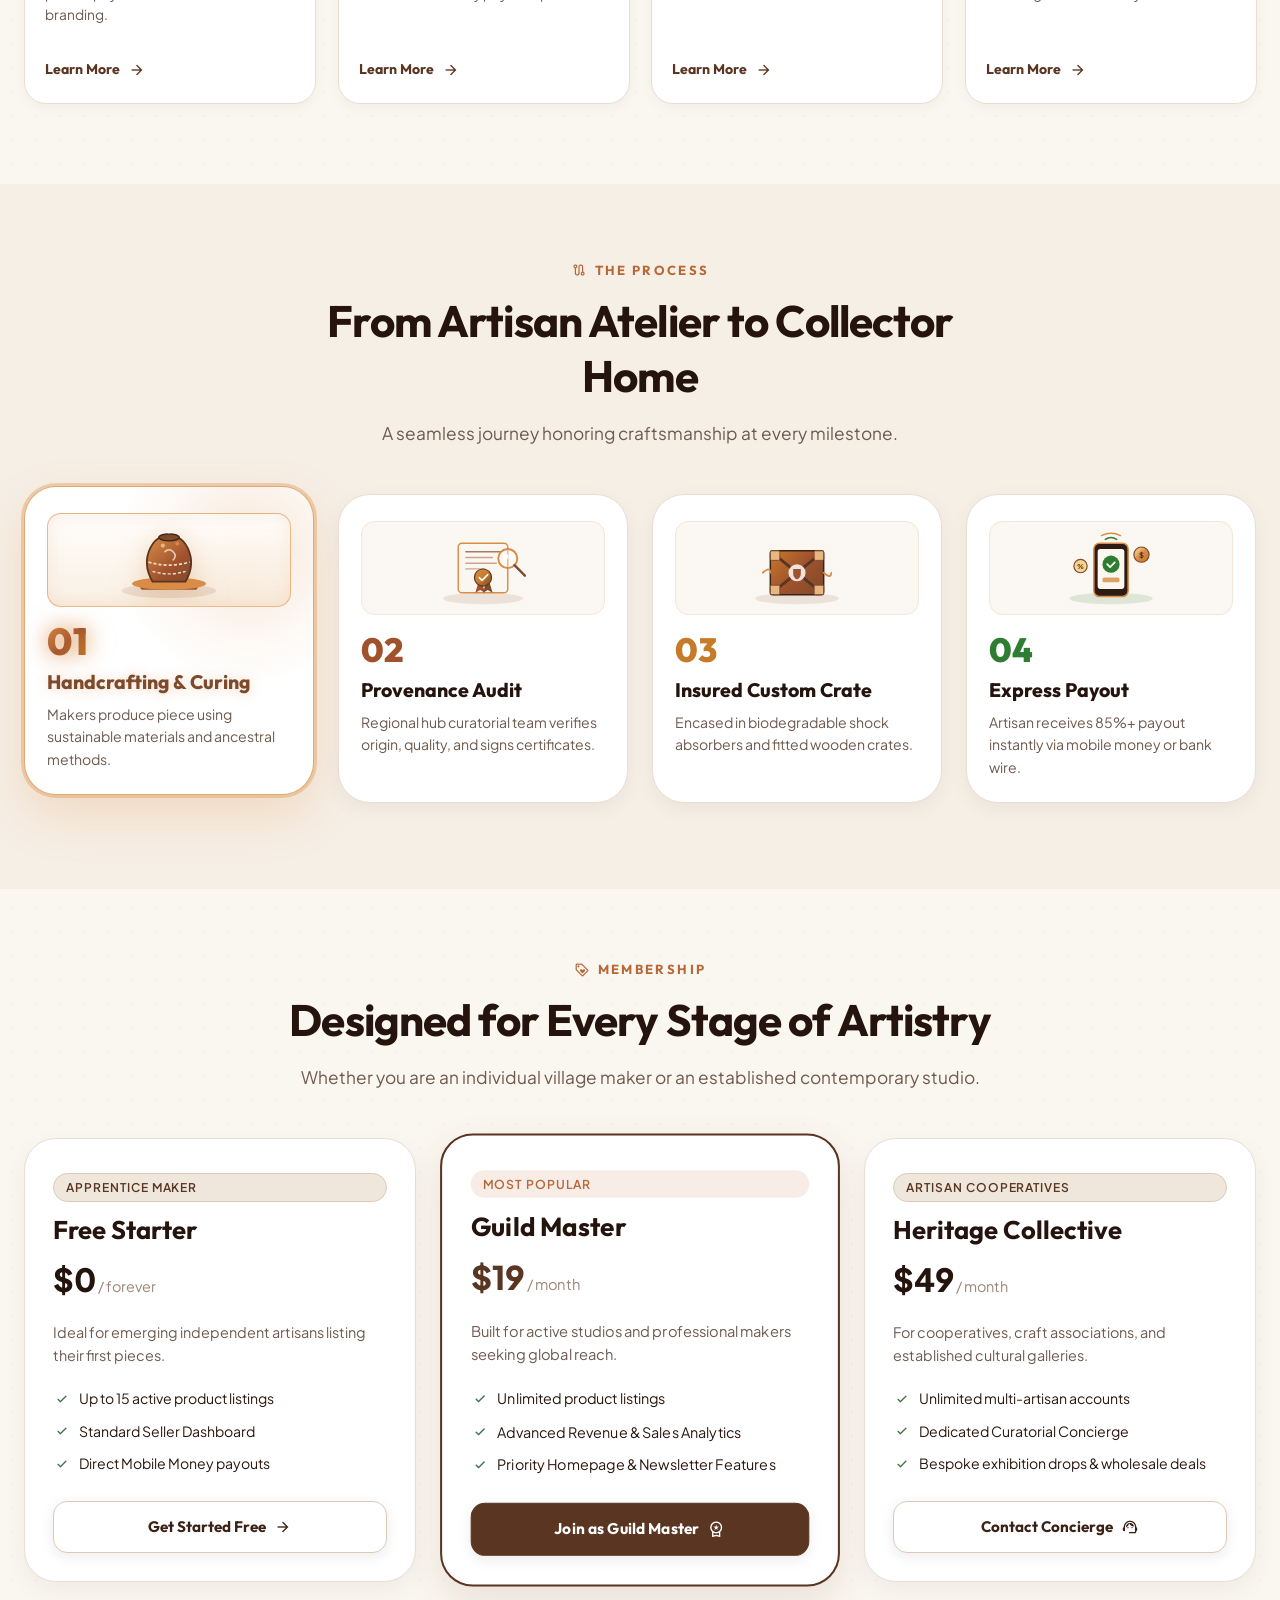
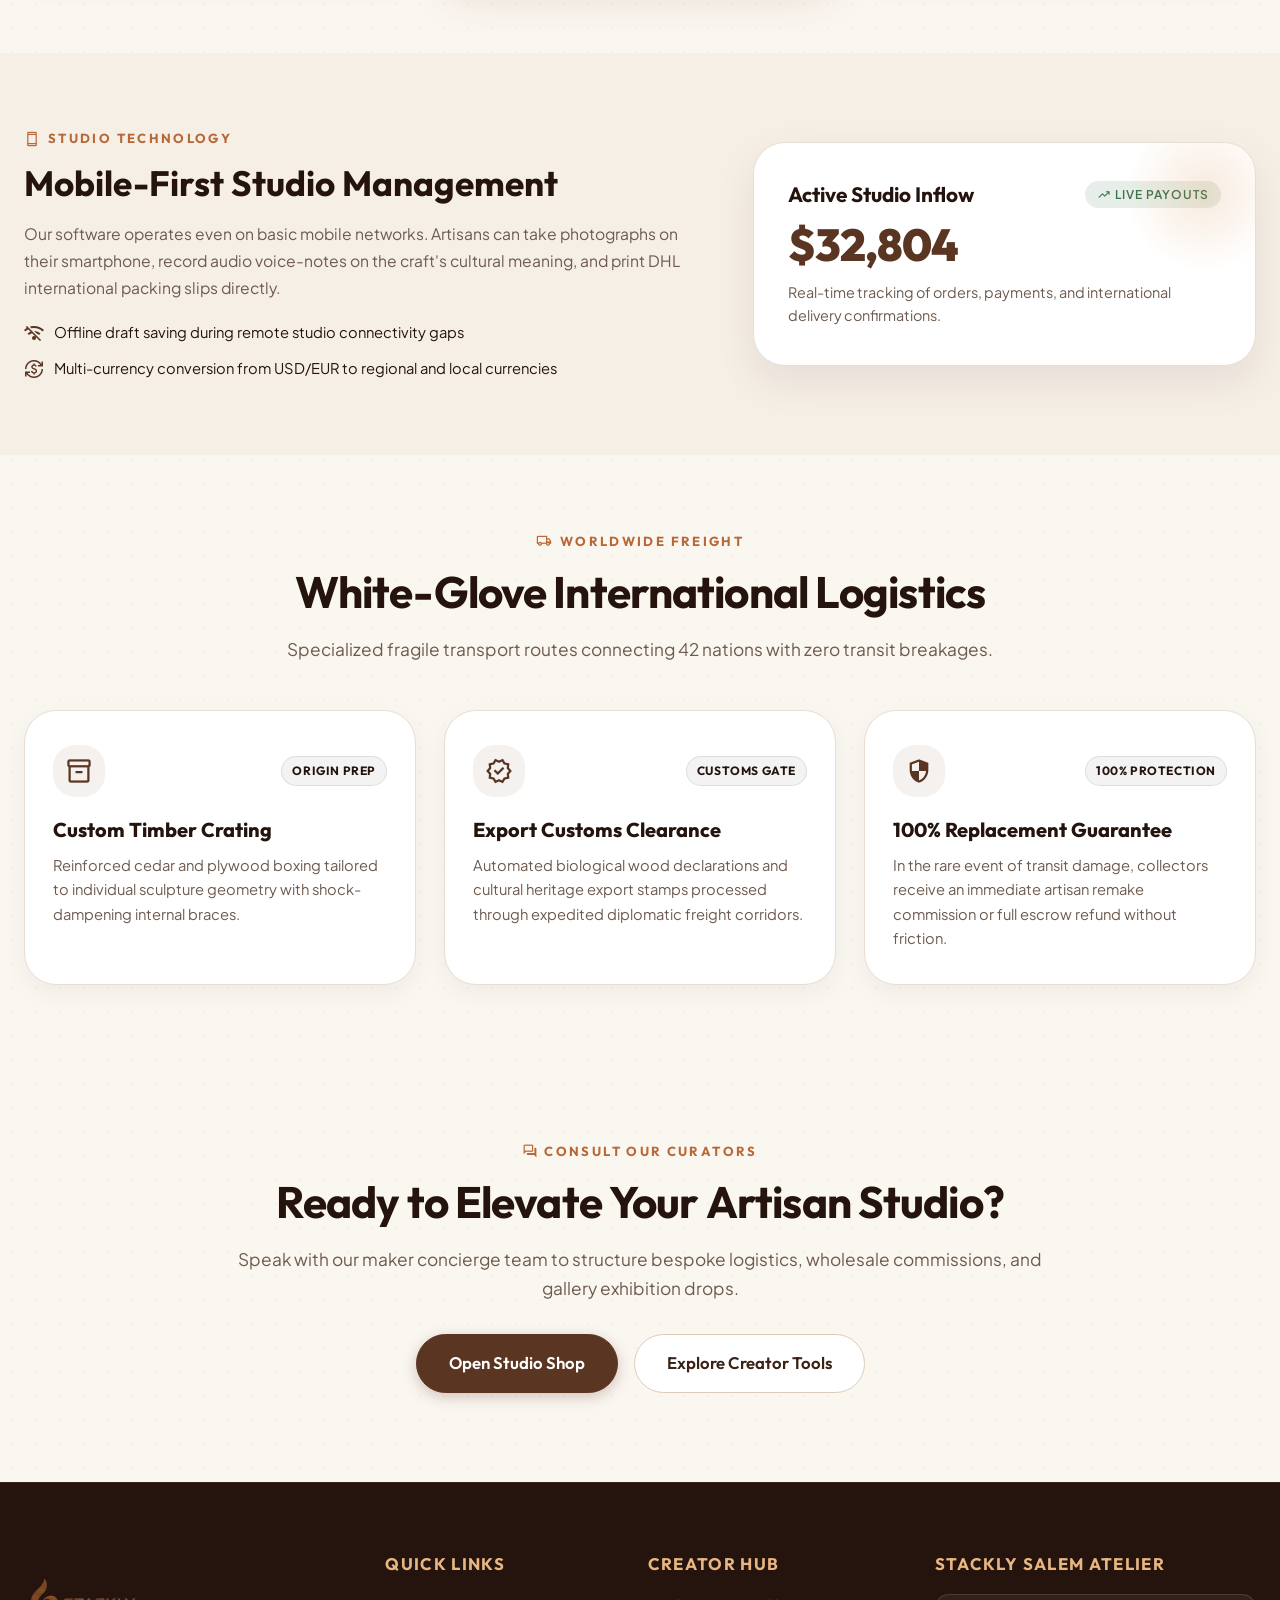
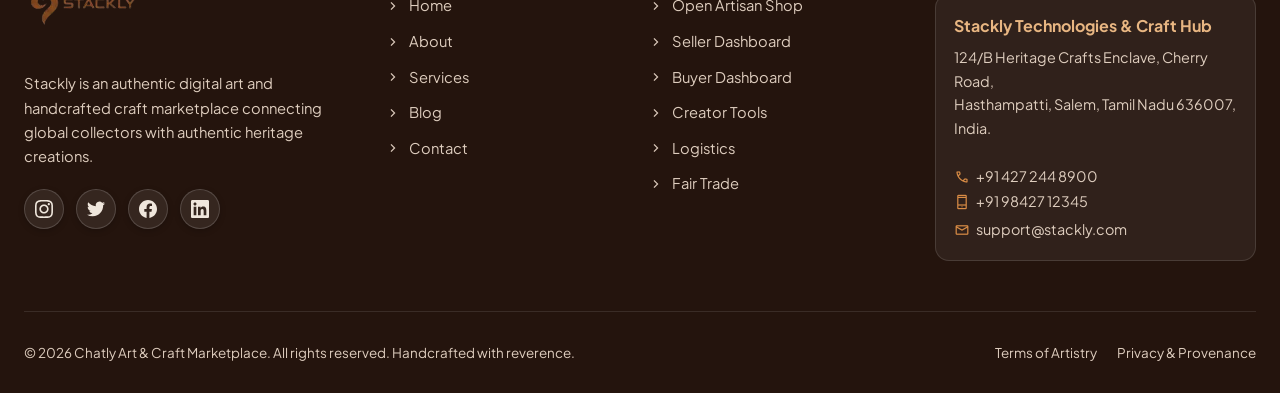
<file: services.html>
<!DOCTYPE html>
<html lang="en">
<head>
  <meta charset="UTF-8">
  <meta name="viewport" content="width=device-width, initial-scale=1.0">
  <title>Services & Solutions | Chatly Art & Craft Marketplace</title>
  <meta name="description" content="Explore Chatly's suite of services: Handmade Marketplace, Artist Profiles, Digital Art, Creator Tools, Promotion, and Global Logistics.">
  <link rel="stylesheet" href="css/style.css">
  <link rel="stylesheet" href="https://fonts.googleapis.com/css2?family=Material+Symbols+Outlined:opsz,wght,FILL,GRAD@20..48,100..700,0..1,-50..200" />
</head>
<body class="craft-texture">

  <!-- UNIQUE ART & CRAFT PRELOADER -->
  <div id="artisan-preloader" class="artisan-preloader" aria-label="Loading Services">
    <div class="preloader-curtain curtain-left"></div>
    <div class="preloader-curtain curtain-right"></div>
    <div class="preloader-content">
      <div class="sketch-stage">
        <svg class="sketch-lines-svg" viewBox="0 0 320 320" fill="none" xmlns="http://www.w3.org/2000/svg">
          <circle class="stroke-ring" cx="160" cy="160" r="118" stroke="rgba(125, 74, 43, 0.35)" stroke-width="2" stroke-dasharray="14 10" />
          <path class="stroke-pencil" d="M 45 160 C 45 96 96 45 160 45 C 224 45 275 96 275 160 C 275 224 224 275 160 275" stroke="#5A3521" stroke-width="2.5" stroke-linecap="round" />
          <path class="stroke-brush" d="M 60 130 Q 160 30 260 130 Q 280 220 160 260 Q 40 220 60 130" stroke="#B86737" stroke-width="3" stroke-linecap="round" />
          <path class="craft-spiral" d="M 160 160 m -28 0 a 28,28 0 1,0 56,0 a 28,28 0 1,0 -56,0 m -18 0 a 46,46 0 1,0 92,0 a 46,46 0 1,0 -92,0" stroke="#7D4A2B" stroke-width="2" stroke-linecap="round" />
        </svg>

        <div class="logo-assemble-container">
          <img src="assets/stacklylogo_18.webp" alt="Chatly Craft Marketplace" class="preloader-logo-img">
        </div>

        <div class="finishing-flourish">
          <span class="finishing-dot dot-1"></span>
          <span class="finishing-dot dot-2"></span>
          <span class="finishing-dot dot-3"></span>
          <span class="finishing-dot dot-4"></span>
        </div>
      </div>
      <div class="preloader-status">
        <span class="craft-label">LOADING ARTISANAL SERVICES & TOOLS</span>
        <div class="drawing-progress-bar">
          <div class="progress-fill"></div>
        </div>
      </div>
    </div>
  </div>

  <!-- PUBLIC HEADER -->
  <header class="public-header" id="main-header">
    <div class="container header-inner">
      <a href="index.html" class="brand-logo-link">
        <img src="assets/stacklylogo_18.webp" alt="Chatly Logo" class="chatly-logo-img">
      </a>

      <nav class="nav-menu">
        <a href="index.html" class="nav-link">Home</a>
        <a href="about.html" class="nav-link">About</a>
        <a href="services.html" class="nav-link active">Services</a>
        <a href="blog.html" class="nav-link">Blog</a>
        <a href="contact.html" class="nav-link">Contact</a>
      </nav>

      <div class="header-actions">
        <a href="login.html" class="btn btn-primary btn-sm">Login</a>
        <button class="mobile-nav-toggle" id="mobile-nav-toggle" aria-label="Toggle navigation menu">
          <span></span><span></span><span></span>
        </button>
      </div>
    </div>

    <!-- Mobile Drawer -->
    <div class="mobile-drawer" id="mobile-drawer">
      <a href="index.html" class="nav-link">Home</a>
      <a href="about.html" class="nav-link">About</a>
      <a href="services.html" class="nav-link active">Services</a>
      <a href="blog.html" class="nav-link">Blog</a>
      <a href="contact.html" class="nav-link">Contact</a>
      <div style="margin-top: 20px; display:flex; flex-direction:column; gap:12px;">
        <a href="login.html" class="btn btn-primary btn-block">Login</a>
        <a href="signup.html" class="btn btn-outline btn-block">Create Account</a>
      </div>
    </div>
  </header>

  <main>
    <!-- SECTION 1: SERVICES HERO -->
    <section class="hero-section" style="padding: 85px 0 95px 0;">
      <!-- Single clear background image on backside (Visible clearly, not dim, no white wash) -->
      <div class="hero-single-bg" style="background-image: url('assets/services_hero.webp');"></div>

      <div class="container">
        <div class="hero-content-center">
          <div class="hero-badge anim-hero-badge">
            <span class="material-symbols-outlined" style="font-size:18px; color:var(--c-terracotta);">handyman</span>
            <span>Empowering The Creative Ecosystem</span>
          </div>
          <h1 class="hero-title-arranged">
            <span class="hero-line hero-line-orange anim-hero-left-1">Artisanal Services &amp;</span>
            <span class="hero-line hero-line-brown anim-hero-right">Creator Solutions</span>
          </h1>
          <p class="hero-subtitle-arranged hero-words-sentence">
            <span class="hero-word-right" style="--w-idx: 0;">From</span>
            <span class="hero-word-right" style="--w-idx: 1;">verified</span>
            <span class="hero-word-right" style="--w-idx: 2;">handcraft</span>
            <span class="hero-word-right" style="--w-idx: 3;">curation</span>
            <span class="hero-word-right" style="--w-idx: 4;">to</span>
            <span class="hero-word-right" style="--w-idx: 5;">exhibition</span>
            <span class="hero-word-right" style="--w-idx: 6;">promotion</span>
            <span class="hero-word-right" style="--w-idx: 7;">and</span>
            <span class="hero-word-right" style="--w-idx: 8;">studio</span>
            <span class="hero-word-right" style="--w-idx: 9;">analytics</span>
            <span class="hero-word-right" style="--w-idx: 10;">—</span>
            <span class="hero-word-right" style="--w-idx: 11;">discover</span>
            <span class="hero-word-right" style="--w-idx: 12;">our</span>
            <span class="hero-word-right" style="--w-idx: 13;">8</span>
            <span class="hero-word-right" style="--w-idx: 14;">specialized</span>
            <span class="hero-word-right" style="--w-idx: 15;">services</span>
            <span class="hero-word-right" style="--w-idx: 16;">built</span>
            <span class="hero-word-right" style="--w-idx: 17;">for</span>
            <span class="hero-word-right" style="--w-idx: 18;">independent</span>
            <span class="hero-word-right" style="--w-idx: 19;">makers</span>
            <span class="hero-word-right" style="--w-idx: 20;">and</span>
            <span class="hero-word-right" style="--w-idx: 21;">discerning</span>
            <span class="hero-word-right" style="--w-idx: 22;">collectors.</span>
          </p>
          <div class="hero-ctas" style="justify-content: center; margin-bottom: 0;">
            <a href="404.html" onclick="window.location.href='404.html'" class="btn btn-primary btn-lg anim-hero-btn-left">
              <span>Explore Marketplace</span>
              <span class="material-symbols-outlined" style="font-size:18px;">arrow_forward</span>
            </a>
            <a href="404.html" onclick="window.location.href='404.html'" class="btn btn-secondary btn-lg anim-hero-btn-right">
              <span>Join as Creator</span>
              <span class="material-symbols-outlined" style="font-size:18px;">brush</span>
            </a>
          </div>
        </div>
      </div>
    </section>

    <!-- SECTION 2: EIGHT PILLARS OF MARKETPLACE CRAFTSMANSHIP -->
    <section class="section services-pillars-section" id="services-pillars-section" style="padding: 60px 0 80px 0;">
      <div class="container">
        <div class="section-header">
          <span class="section-tag"><span class="material-symbols-outlined" style="font-size:16px;">grid_view</span> Complete Portfolio</span>
          <h2 class="section-title">Eight Pillars of Marketplace Craftsmanship</h2>
          <p class="section-subtitle">Dedicated operational and technological solutions for makers and buyers.</p>
        </div>

        <div class="services-grid services-pillars-grid">
          
          <!-- 1. Handmade Marketplace -->
          <div class="service-card" data-card-index="1">
            <div class="service-card-bg" style="background-image: url('assets/service_ceramics.webp');"></div>
            <div class="service-card-overlay"></div>
            <div class="service-card-content">
              <div class="service-icon-box"><span class="material-symbols-outlined" style="font-size:26px;">potted_plant</span></div>
              <h3 class="service-title">1. Handmade Marketplace</h3>
              <p class="service-desc">
                A curated physical commerce infrastructure dedicated exclusively to certified handmade creations. Includes secure escrow payments, anti-counterfeit verification, and automated international shipping calculation.
              </p>
              <a href="404.html" class="service-link"><span>Learn More</span> <span class="material-symbols-outlined" style="font-size:18px;">arrow_forward</span></a>
            </div>
          </div>

          <!-- 2. Artist Marketplace -->
          <div class="service-card" data-card-index="2">
            <div class="service-card-bg" style="background-image: url('assets/service_digital.webp');"></div>
            <div class="service-card-overlay"></div>
            <div class="service-card-content">
              <div class="service-icon-box"><span class="material-symbols-outlined" style="font-size:26px;">palette</span></div>
              <h3 class="service-title">2. Artist Marketplace</h3>
              <p class="service-desc">
                A dedicated fine-art channel for painters, master carvers, and mixed-media visionaries to exhibit limited gallery editions, original signed canvases, and museum-grade masterworks with digital provenance.
              </p>
              <a href="404.html" class="service-link"><span>Learn More</span> <span class="material-symbols-outlined" style="font-size:18px;">arrow_forward</span></a>
            </div>
          </div>

          <!-- 3. Digital Art -->
          <div class="service-card" data-card-index="3">
            <div class="service-card-bg" style="background-image: url('assets/service_contemporary.webp');"></div>
            <div class="service-card-overlay"></div>
            <div class="service-card-content">
              <div class="service-icon-box"><span class="material-symbols-outlined" style="font-size:26px;">draw</span></div>
              <h3 class="service-title">3. Digital Art</h3>
              <p class="service-desc">
                High-speed distribution portal for contemporary digital creators: printable 300-DPI archival cultural posters, 3D architectural assets, vector pattern packs, and digital collectibles.
              </p>
              <a href="404.html" class="service-link"><span>Learn More</span> <span class="material-symbols-outlined" style="font-size:18px;">arrow_forward</span></a>
            </div>
          </div>

          <!-- 4. Craft Products -->
          <div class="service-card" data-card-index="4">
            <div class="service-card-bg" style="background-image: url('assets/service_weaving.webp');"></div>
            <div class="service-card-overlay"></div>
            <div class="service-card-content">
              <div class="service-icon-box"><span class="material-symbols-outlined" style="font-size:26px;">shopping_basket</span></div>
              <h3 class="service-title">4. Craft Products</h3>
              <p class="service-desc">
                Wholesale and retail sourcing for functional lifestyle crafts: hand-braided sweetgrass storage baskets, carved jacaranda salad servers, woven raffia tabletop runners, and bespoke cultural homeware.
              </p>
              <a href="404.html" class="service-link"><span>Learn More</span> <span class="material-symbols-outlined" style="font-size:18px;">arrow_forward</span></a>
            </div>
          </div>

          <!-- 5. Creator Profiles -->
          <div class="service-card" data-card-index="5">
            <div class="service-card-bg" style="background-image: url('assets/service_woodcraft.webp');"></div>
            <div class="service-card-overlay"></div>
            <div class="service-card-content">
              <div class="service-icon-box"><span class="material-symbols-outlined" style="font-size:26px;">account_circle</span></div>
              <h3 class="service-title">5. Creator Profiles</h3>
              <p class="service-desc">
                Editorial-grade portfolio pages spotlighting the maker’s studio journey, ancestry, awards, video walkthroughs, and personal artistic philosophy with customizable branding.
              </p>
              <a href="404.html" class="service-link"><span>Learn More</span> <span class="material-symbols-outlined" style="font-size:18px;">arrow_forward</span></a>
            </div>
          </div>

          <!-- 6. Seller Tools -->
          <div class="service-card" data-card-index="6">
            <div class="service-card-bg" style="background-image: url('assets/service_tools.webp');"></div>
            <div class="service-card-overlay"></div>
            <div class="service-card-content">
              <div class="service-icon-box"><span class="material-symbols-outlined" style="font-size:26px;">build</span></div>
              <h3 class="service-title">6. Seller Tools</h3>
              <p class="service-desc">
                An all-in-one studio management dashboard featuring automated batch inventory uploads, custom invoice generation, mobile order fulfillment, and multi-currency payout options.
              </p>
              <a href="404.html" class="service-link"><span>Learn More</span> <span class="material-symbols-outlined" style="font-size:18px;">arrow_forward</span></a>
            </div>
          </div>

          <!-- 7. Product Promotion -->
          <div class="service-card" data-card-index="7">
            <div class="service-card-bg" style="background-image: url('assets/service_fine_art.webp');"></div>
            <div class="service-card-overlay"></div>
            <div class="service-card-content">
              <div class="service-icon-box"><span class="material-symbols-outlined" style="font-size:26px;">campaign</span></div>
              <h3 class="service-title">7. Product Promotion</h3>
              <p class="service-desc">
                Algorithmic and editorial spotlights across our homepage banners, social channels, and curated subscriber newsletters delivered to 45,000+ art collectors worldwide.
              </p>
              <a href="404.html" class="service-link"><span>Learn More</span> <span class="material-symbols-outlined" style="font-size:18px;">arrow_forward</span></a>
            </div>
          </div>

          <!-- 8. Buyer Discovery -->
          <div class="service-card" data-card-index="8">
            <div class="service-card-bg" style="background-image: url('assets/service_heritage.webp');"></div>
            <div class="service-card-overlay"></div>
            <div class="service-card-content">
              <div class="service-icon-box"><span class="material-symbols-outlined" style="font-size:26px;">explore</span></div>
              <h3 class="service-title">8. Buyer Discovery</h3>
              <p class="service-desc">
                Intelligent aesthetic recommendations based on palette, material preferences, cultural region, and room dimensions to help collectors uncover hidden gems seamlessly.
              </p>
              <a href="404.html" class="service-link"><span>Learn More</span> <span class="material-symbols-outlined" style="font-size:18px;">arrow_forward</span></a>
            </div>
          </div>

        </div>
      </div>
    </section>

    <!-- SECTION 3: FOUR-STEP WORKFLOW WITH ARTWORK, SHUFFLE & ARRANGE, AND CLICK ENLIGHTENMENT -->
    <section class="section workflow-section" id="workflow-section" style="padding: 75px 0 85px; background-color: var(--c-cream-soft); position: relative; overflow: hidden;">
      <div class="container">
        <div class="section-header">
          <span class="section-tag"><span class="material-symbols-outlined" style="font-size:16px;">route</span> The Process</span>
          <h2 class="section-title workflow-main-title">From Artisan Atelier to Collector Home</h2>
          <p class="section-subtitle">A seamless journey honoring craftsmanship at every milestone.</p>
        </div>

        <div class="workflow-grid" id="workflow-grid">
          
          <!-- Step 1: Handcrafting & Curing -->
          <div class="card-artisan workflow-card anim-workflow-shuffle-1 is-enlightened" data-step="1" role="button" tabindex="0" aria-label="Step 1: Handcrafting & Curing">
            <div class="workflow-ambient-glow"></div>
            
            <div class="workflow-art-stage">
              <svg class="workflow-art-svg" viewBox="0 0 160 84" fill="none" xmlns="http://www.w3.org/2000/svg" aria-label="Handcrafted Pottery Artwork">
                <ellipse cx="80" cy="72" rx="46" ry="7" fill="rgba(125, 74, 43, 0.12)" />
                <rect x="52" y="65" width="56" height="6" rx="3" fill="#A0522D" />
                <ellipse cx="80" cy="65" rx="36" ry="6" fill="#D98C45" />
                <path d="M 64 63 Q 54 46 62 30 Q 66 22 72 20 L 88 20 Q 94 22 98 30 Q 106 46 96 63 Z" fill="url(#clayGrad1)" stroke="#5A3521" stroke-width="1.8" />
                <ellipse cx="80" cy="20" rx="10" ry="3.5" fill="#7D4A2B" stroke="#3A2216" stroke-width="1.2" />
                <path d="M 60 44 Q 80 50 100 44" stroke="#FAF6F0" stroke-width="1.6" stroke-dasharray="3 2" opacity="0.85" />
                <path d="M 64 53 Q 80 58 96 53" stroke="#FAF6F0" stroke-width="1.4" stroke-dasharray="3 2" opacity="0.85" />
                <path d="M 76 34 Q 80 30 84 34 Q 88 38 84 42" stroke="#FAF6F0" stroke-width="1.5" stroke-linecap="round" fill="none" opacity="0.75" />
                <circle cx="74" cy="28" r="2" fill="#E8B682" class="art-sparkle" />
                <circle cx="88" cy="26" r="1.8" fill="#D98C45" class="art-sparkle" style="animation-delay: 0.3s;" />
                <circle cx="80" cy="14" r="2.2" fill="#FAF6F0" class="art-sparkle" style="animation-delay: 0.6s;" />
                <defs>
                  <linearGradient id="clayGrad1" x1="60" y1="20" x2="100" y2="65" gradientUnits="userSpaceOnUse">
                    <stop stop-color="#D98C45"/>
                    <stop offset="0.6" stop-color="#A0522D"/>
                    <stop offset="1" stop-color="#7D4A2B"/>
                  </linearGradient>
                </defs>
              </svg>
            </div>

            <div class="workflow-card-header">
              <div class="workflow-step-num">01</div>
            </div>

            <h4 class="workflow-step-title">Handcrafting & Curing</h4>
            <p class="workflow-step-desc">Makers produce piece using sustainable materials and ancestral methods.</p>
          </div>

          <!-- Step 2: Provenance Audit -->
          <div class="card-artisan workflow-card anim-workflow-shuffle-2" data-step="2" role="button" tabindex="0" aria-label="Step 2: Provenance Audit">
            <div class="workflow-ambient-glow"></div>
            
            <div class="workflow-art-stage">
              <svg class="workflow-art-svg" viewBox="0 0 160 84" fill="none" xmlns="http://www.w3.org/2000/svg" aria-label="Curatorial Provenance Artwork">
                <ellipse cx="80" cy="74" rx="42" ry="6" fill="rgba(125, 74, 43, 0.12)" />
                <rect x="54" y="16" width="52" height="52" rx="4" fill="#FAF6F0" stroke="#D98C45" stroke-width="1.5" />
                <line x1="62" y1="25" x2="98" y2="25" stroke="#7D4A2B" stroke-width="1.6" stroke-linecap="round" opacity="0.7" />
                <line x1="62" y1="31" x2="90" y2="31" stroke="#A0522D" stroke-width="1.4" stroke-linecap="round" opacity="0.5" />
                <line x1="62" y1="37" x2="94" y2="37" stroke="#A0522D" stroke-width="1.4" stroke-linecap="round" opacity="0.5" />
                <line x1="62" y1="43" x2="82" y2="43" stroke="#A0522D" stroke-width="1.4" stroke-linecap="round" opacity="0.5" />
                <path d="M 76 54 L 72 68 L 77 65 L 82 68 L 78 54 Z" fill="#A0522D" />
                <path d="M 84 54 L 80 68 L 85 65 L 90 68 L 86 54 Z" fill="#7D4A2B" />
                <circle cx="80" cy="52" r="9" fill="url(#waxGrad2)" stroke="#5A3521" stroke-width="1.2" />
                <path d="M 76 52 L 79 55 L 85 49" stroke="#FAF6F0" stroke-width="1.8" stroke-linecap="round" stroke-linejoin="round" />
                <circle cx="106" cy="32" r="10" fill="rgba(255, 255, 255, 0.35)" stroke="#D98C45" stroke-width="2" />
                <line x1="113" y1="39" x2="124" y2="50" stroke="#7D4A2B" stroke-width="2.5" stroke-linecap="round" />
                <circle cx="104" cy="30" r="3" fill="#FFFFFF" opacity="0.8" />
                <defs>
                  <linearGradient id="waxGrad2" x1="72" y1="44" x2="88" y2="60" gradientUnits="userSpaceOnUse">
                    <stop stop-color="#D98C45"/>
                    <stop offset="0.5" stop-color="#C67B28"/>
                    <stop offset="1" stop-color="#7D4A2B"/>
                  </linearGradient>
                </defs>
              </svg>
            </div>

            <div class="workflow-card-header">
              <div class="workflow-step-num">02</div>
            </div>

            <h4 class="workflow-step-title">Provenance Audit</h4>
            <p class="workflow-step-desc">Regional hub curatorial team verifies origin, quality, and signs certificates.</p>
          </div>

          <!-- Step 3: Insured Custom Crate -->
          <div class="card-artisan workflow-card anim-workflow-shuffle-3" data-step="3" role="button" tabindex="0" aria-label="Step 3: Insured Custom Crate">
            <div class="workflow-ambient-glow"></div>
            
            <div class="workflow-art-stage">
              <svg class="workflow-art-svg" viewBox="0 0 160 84" fill="none" xmlns="http://www.w3.org/2000/svg" aria-label="Insured Custom Crate Artwork">
                <ellipse cx="80" cy="74" rx="44" ry="6" fill="rgba(125, 74, 43, 0.12)" />
                <rect x="52" y="24" width="56" height="46" rx="3" fill="url(#woodGrad3)" stroke="#3A2216" stroke-width="1.6" />
                <line x1="53" y1="25" x2="107" y2="69" stroke="#5A3521" stroke-width="3" stroke-linecap="round" />
                <line x1="53" y1="69" x2="107" y2="25" stroke="#5A3521" stroke-width="3" stroke-linecap="round" />
                <rect x="52" y="24" width="10" height="10" rx="1.5" fill="#E8B682" stroke="#7D4A2B" stroke-width="1" />
                <rect x="98" y="24" width="10" height="10" rx="1.5" fill="#E8B682" stroke="#7D4A2B" stroke-width="1" />
                <rect x="52" y="60" width="10" height="10" rx="1.5" fill="#E8B682" stroke="#7D4A2B" stroke-width="1" />
                <rect x="98" y="60" width="10" height="10" rx="1.5" fill="#E8B682" stroke="#7D4A2B" stroke-width="1" />
                <circle cx="80" cy="47" r="9" fill="#FAF6F0" opacity="0.9" />
                <path d="M 76 43 L 84 43 L 84 48 Q 84 52 80 54 Q 76 52 76 48 Z" fill="#A0522D" />
                <path d="M 44 47 Q 52 40 52 47" stroke="#D98C45" stroke-width="1.8" fill="none" stroke-linecap="round" />
                <path d="M 108 47 Q 116 54 116 47" stroke="#D98C45" stroke-width="1.8" fill="none" stroke-linecap="round" />
                <defs>
                  <linearGradient id="woodGrad3" x1="52" y1="24" x2="108" y2="70" gradientUnits="userSpaceOnUse">
                    <stop stop-color="#C67B28"/>
                    <stop offset="0.5" stop-color="#A0522D"/>
                    <stop offset="1" stop-color="#7D4A2B"/>
                  </linearGradient>
                </defs>
              </svg>
            </div>

            <div class="workflow-card-header">
              <div class="workflow-step-num">03</div>
            </div>

            <h4 class="workflow-step-title">Insured Custom Crate</h4>
            <p class="workflow-step-desc">Encased in biodegradable shock absorbers and fitted wooden crates.</p>
          </div>

          <!-- Step 4: Express Payout -->
          <div class="card-artisan workflow-card anim-workflow-shuffle-4" data-step="4" role="button" tabindex="0" aria-label="Step 4: Express Payout">
            <div class="workflow-ambient-glow"></div>
            
            <div class="workflow-art-stage">
              <svg class="workflow-art-svg" viewBox="0 0 160 84" fill="none" xmlns="http://www.w3.org/2000/svg" aria-label="Express Payout Artwork">
                <ellipse cx="80" cy="74" rx="44" ry="6" fill="rgba(46, 125, 50, 0.14)" />
                <rect x="62" y="16" width="36" height="56" rx="6" fill="#2E1C12" stroke="#D98C45" stroke-width="1.6" />
                <rect x="66" y="22" width="28" height="42" rx="3" fill="#FAF6F0" />
                <circle cx="80" cy="38" r="9" fill="#2E7D32" />
                <path d="M 76 38 L 79 41 L 84 36" stroke="#FFFFFF" stroke-width="1.8" stroke-linecap="round" stroke-linejoin="round" />
                <rect x="71" y="52" width="18" height="5" rx="2" fill="#D98C45" opacity="0.8" />
                <circle cx="112" cy="28" r="8" fill="url(#coinGrad4)" stroke="#7D4A2B" stroke-width="1.2" class="art-coin-1" />
                <text x="112" y="31.5" font-size="8" font-weight="bold" fill="#5A3521" text-anchor="middle">$</text>
                <circle cx="48" cy="40" r="7" fill="url(#coinGrad4)" stroke="#7D4A2B" stroke-width="1.2" class="art-coin-2" />
                <text x="48" y="43" font-size="7" font-weight="bold" fill="#5A3521" text-anchor="middle">%</text>
                <path d="M 74 12 Q 80 8 86 12" stroke="#2E7D32" stroke-width="1.5" stroke-linecap="round" fill="none" />
                <path d="M 70 8 Q 80 3 90 8" stroke="#D98C45" stroke-width="1.4" stroke-linecap="round" fill="none" />
                <defs>
                  <linearGradient id="coinGrad4" x1="106" y1="22" x2="118" y2="34" gradientUnits="userSpaceOnUse">
                    <stop stop-color="#F5D491"/>
                    <stop offset="0.5" stop-color="#D98C45"/>
                    <stop offset="1" stop-color="#C67B28"/>
                  </linearGradient>
                </defs>
              </svg>
            </div>

            <div class="workflow-card-header">
              <div class="workflow-step-num">04</div>
            </div>

            <h4 class="workflow-step-title">Express Payout</h4>
            <p class="workflow-step-desc">Artisan receives 85%+ payout instantly via mobile money or bank wire.</p>
          </div>

        </div>
      </div>
    </section>

    <!-- SECTION 4: CREATOR TIERS WITH FLIP BUTTON HOVER REVEAL & TOP/BOTTOM ARRIVAL -->
    <section class="section tier-section" id="tier-section" style="padding: 70px 0; overflow: hidden;">
      <div class="container">
        <div class="section-header">
          <span class="section-tag"><span class="material-symbols-outlined" style="font-size:16px;">loyalty</span> Membership</span>
          <h2 class="section-title">Designed for Every Stage of Artistry</h2>
          <p class="section-subtitle">Whether you are an individual village maker or an established contemporary studio.</p>
        </div>

        <div class="tier-grid" id="tier-grid">
          
          <!-- Tier 1: Free Starter (Arrives from Top) -->
          <div class="card-artisan tier-card anim-tier-top tier-card-1" data-tier="1">
            <span class="badge badge-craft" style="margin-bottom:12px;">Apprentice Maker</span>
            <h3 style="font-size:1.6rem; margin-bottom:8px;">Free Starter</h3>
            <div style="font-size:2rem; font-weight:800; color:var(--c-deep-brown); margin-bottom:16px;">$0<span style="font-size:0.9rem; font-weight:400; color:var(--c-text-light);"> / forever</span></div>
            <p style="font-size:0.9rem; color:var(--c-text-muted); margin-bottom:20px;">Ideal for emerging independent artisans listing their first pieces.</p>
            <ul style="display:flex; flex-direction:column; gap:10px; font-size:0.88rem; color:var(--c-text-main); margin-bottom:26px;">
              <li style="display:flex; align-items:center; gap:8px;"><span class="material-symbols-outlined" style="font-size:18px; color:var(--c-success);">check</span> Up to 15 active product listings</li>
              <li style="display:flex; align-items:center; gap:8px;"><span class="material-symbols-outlined" style="font-size:18px; color:var(--c-success);">check</span> Standard Seller Dashboard</li>
              <li style="display:flex; align-items:center; gap:8px;"><span class="material-symbols-outlined" style="font-size:18px; color:var(--c-success);">check</span> Direct Mobile Money payouts</li>
            </ul>
            
            <a href="404.html" class="btn btn-outline btn-block tier-card-btn">
              <span>Get Started Free</span>
              <span class="material-symbols-outlined" style="font-size:18px;">arrow_forward</span>
            </a>
          </div>

          <!-- Tier 2: Guild Master (Arrives from Bottom) -->
          <div class="card-artisan tier-card anim-tier-bottom tier-card-2 tier-popular" data-tier="2">
            <span class="badge badge-terracotta" style="margin-bottom:12px;">Most Popular</span>
            <h3 style="font-size:1.6rem; margin-bottom:8px;">Guild Master</h3>
            <div style="font-size:2rem; font-weight:800; color:var(--c-warm-brown); margin-bottom:16px;">$19<span style="font-size:0.9rem; font-weight:400; color:var(--c-text-light);"> / month</span></div>
            <p style="font-size:0.9rem; color:var(--c-text-muted); margin-bottom:20px;">Built for active studios and professional makers seeking global reach.</p>
            <ul style="display:flex; flex-direction:column; gap:10px; font-size:0.88rem; color:var(--c-text-main); margin-bottom:26px;">
              <li style="display:flex; align-items:center; gap:8px;"><span class="material-symbols-outlined" style="font-size:18px; color:var(--c-success);">check</span> Unlimited product listings</li>
              <li style="display:flex; align-items:center; gap:8px;"><span class="material-symbols-outlined" style="font-size:18px; color:var(--c-success);">check</span> Advanced Revenue & Sales Analytics</li>
              <li style="display:flex; align-items:center; gap:8px;"><span class="material-symbols-outlined" style="font-size:18px; color:var(--c-success);">check</span> Priority Homepage & Newsletter Features</li>
            </ul>
            
            <a href="404.html" class="btn btn-primary btn-block tier-card-btn">
              <span>Join as Guild Master</span>
              <span class="material-symbols-outlined" style="font-size:18px;">workspace_premium</span>
            </a>
          </div>

          <!-- Tier 3: Heritage Collective (Arrives from Top) -->
          <div class="card-artisan tier-card anim-tier-top tier-card-3" data-tier="3">
            <span class="badge badge-craft" style="margin-bottom:12px;">Artisan Cooperatives</span>
            <h3 style="font-size:1.6rem; margin-bottom:8px;">Heritage Collective</h3>
            <div style="font-size:2rem; font-weight:800; color:var(--c-deep-brown); margin-bottom:16px;">$49<span style="font-size:0.9rem; font-weight:400; color:var(--c-text-light);"> / month</span></div>
            <p style="font-size:0.9rem; color:var(--c-text-muted); margin-bottom:20px;">For cooperatives, craft associations, and established cultural galleries.</p>
            <ul style="display:flex; flex-direction:column; gap:10px; font-size:0.88rem; color:var(--c-text-main); margin-bottom:26px;">
              <li style="display:flex; align-items:center; gap:8px;"><span class="material-symbols-outlined" style="font-size:18px; color:var(--c-success);">check</span> Unlimited multi-artisan accounts</li>
              <li style="display:flex; align-items:center; gap:8px;"><span class="material-symbols-outlined" style="font-size:18px; color:var(--c-success);">check</span> Dedicated Curatorial Concierge</li>
              <li style="display:flex; align-items:center; gap:8px;"><span class="material-symbols-outlined" style="font-size:18px; color:var(--c-success);">check</span> Bespoke exhibition drops & wholesale deals</li>
            </ul>
            
            <a href="404.html" class="btn btn-outline btn-block tier-card-btn">
              <span>Contact Concierge</span>
              <span class="material-symbols-outlined" style="font-size:18px;">support_agent</span>
            </a>
          </div>

        </div>
      </div>
    </section>

    <!-- SECTION 5: STUDIO MANAGEMENT SUITE WITH SLIDE-IN & LIVE RUNNING NUMBER -->
    <section class="section studio-suite-section" id="studio-suite-section" style="padding: 75px 0; background-color: var(--c-cream-soft); overflow: hidden;">
      <div class="container">
        <div class="studio-suite-grid" style="display:grid; grid-template-columns: 1.15fr 0.85fr; gap:48px; align-items:center;">
          
          <!-- Left Content: Comes from Left side and arranges in position -->
          <div class="studio-suite-left anim-studio-left">
            <span class="section-tag"><span class="material-symbols-outlined" style="font-size:16px;">smartphone</span> Studio Technology</span>
            <h2 class="studio-suite-title" style="font-size:2.2rem; margin-bottom:16px;">Mobile-First Studio Management</h2>
            <p style="color:var(--c-text-muted); font-size:0.98rem; line-height:1.7; margin-bottom:20px;">
              Our software operates even on basic mobile networks. Artisans can take photographs on their smartphone, record audio voice-notes on the craft's cultural meaning, and print DHL international packing slips directly.
            </p>
            <ul class="studio-feature-list" style="display:flex; flex-direction:column; gap:12px; font-size:0.92rem; color:var(--c-deep-brown);">
              <li style="display:flex; align-items:center; gap:10px;"><span class="material-symbols-outlined" style="color:var(--c-warm-brown); font-size:20px;">wifi_off</span> Offline draft saving during remote studio connectivity gaps</li>
              <li style="display:flex; align-items:center; gap:10px;"><span class="material-symbols-outlined" style="color:var(--c-warm-brown); font-size:20px;">currency_exchange</span> Multi-currency conversion from USD/EUR to regional and local currencies</li>
            </ul>
          </div>

          <!-- Right Content: Active Studio Inflow card comes from Right side and arranges in position -->
          <div class="card-artisan studio-inflow-card anim-studio-right" style="padding:38px 34px; position:relative; overflow:hidden;">
            <div class="studio-card-glow"></div>
            <div style="display:flex; align-items:center; justify-content:space-between; margin-bottom:12px;">
              <h4 style="font-size:1.3rem; margin:0; color:var(--c-deep-brown);">Active Studio Inflow</h4>
              <span class="badge badge-success" style="font-size:0.75rem; display:inline-flex; align-items:center; gap:4px;">
                <span class="material-symbols-outlined" style="font-size:14px;">trending_up</span> Live Payouts
              </span>
            </div>
            
            <!-- Live Running Number Counter -->
            <div class="studio-inflow-num live-stat-inflow" data-target="34850" data-prefix="$">$0</div>
            
            <p style="font-size:0.9rem; color:var(--c-text-muted); line-height:1.6; margin-bottom:0;">
              Real-time tracking of orders, payments, and international delivery confirmations.
            </p>
          </div>

        </div>
      </div>
    </section>

    <!-- SECTION 6: GLOBAL LOGISTICS NETWORK (CARDS 1 & 3 FROM DOWNSIDE, CARD 2 FROM TOP SIDE + LIVE RUNNING BOUNDARY LINE ON HOVER & CLICK) -->
    <section class="section logistics-section" id="logistics-section" style="padding: 75px 0 85px 0; overflow: hidden;">
      <div class="container">
        <div class="section-header">
          <span class="section-tag"><span class="material-symbols-outlined" style="font-size:16px;">local_shipping</span> Worldwide Freight</span>
          <h2 class="section-title">White-Glove International Logistics</h2>
          <p class="section-subtitle">Specialized fragile transport routes connecting 42 nations with zero transit breakages.</p>
        </div>
        
        <div class="logistics-grid" id="logistics-grid">
          
          <!-- Card 1: Custom Timber Crating (Comes from Downside) -->
          <div class="card-artisan logistics-card anim-logistics-bottom logistics-card-1" tabindex="0" role="button" aria-pressed="false" aria-label="Custom Timber Crating">
            <!-- Continuous SVG Boundary Runner Overlay -->
            <svg class="logistics-border-runner" viewBox="0 0 100 100" preserveAspectRatio="none" aria-hidden="true">
              <rect class="border-runner-track" x="1.5" y="1.5" width="97" height="97" rx="6" ry="6" pathLength="100" vector-effect="non-scaling-stroke"></rect>
              <rect class="border-runner-pulse" x="1.5" y="1.5" width="97" height="97" rx="6" ry="6" pathLength="100" vector-effect="non-scaling-stroke"></rect>
            </svg>

            <div class="logistics-card-content">
              <div class="logistics-icon-header">
                <div class="logistics-icon-box">
                  <span class="material-symbols-outlined logistics-icon">inventory_2</span>
                </div>
                <span class="logistics-badge">Origin Prep</span>
              </div>
              <h4 class="logistics-card-title">Custom Timber Crating</h4>
              <p class="logistics-card-desc">
                Reinforced cedar and plywood boxing tailored to individual sculpture geometry with shock-dampening internal braces.
              </p>
            </div>
          </div>

          <!-- Card 2: Export Customs Clearance (Comes from Top Side) -->
          <div class="card-artisan logistics-card anim-logistics-top logistics-card-2" tabindex="0" role="button" aria-pressed="false" aria-label="Export Customs Clearance">
            <!-- Continuous SVG Boundary Runner Overlay -->
            <svg class="logistics-border-runner" viewBox="0 0 100 100" preserveAspectRatio="none" aria-hidden="true">
              <rect class="border-runner-track" x="1.5" y="1.5" width="97" height="97" rx="6" ry="6" pathLength="100" vector-effect="non-scaling-stroke"></rect>
              <rect class="border-runner-pulse" x="1.5" y="1.5" width="97" height="97" rx="6" ry="6" pathLength="100" vector-effect="non-scaling-stroke"></rect>
            </svg>

            <div class="logistics-card-content">
              <div class="logistics-icon-header">
                <div class="logistics-icon-box">
                  <span class="material-symbols-outlined logistics-icon">verified</span>
                </div>
                <span class="logistics-badge">Customs Gate</span>
              </div>
              <h4 class="logistics-card-title">Export Customs Clearance</h4>
              <p class="logistics-card-desc">
                Automated biological wood declarations and cultural heritage export stamps processed through expedited diplomatic freight corridors.
              </p>
            </div>
          </div>

          <!-- Card 3: 100% Replacement Guarantee (Comes from Downside) -->
          <div class="card-artisan logistics-card anim-logistics-bottom logistics-card-3" tabindex="0" role="button" aria-pressed="false" aria-label="100% Replacement Guarantee">
            <!-- Continuous SVG Boundary Runner Overlay -->
            <svg class="logistics-border-runner" viewBox="0 0 100 100" preserveAspectRatio="none" aria-hidden="true">
              <rect class="border-runner-track" x="1.5" y="1.5" width="97" height="97" rx="6" ry="6" pathLength="100" vector-effect="non-scaling-stroke"></rect>
              <rect class="border-runner-pulse" x="1.5" y="1.5" width="97" height="97" rx="6" ry="6" pathLength="100" vector-effect="non-scaling-stroke"></rect>
            </svg>

            <div class="logistics-card-content">
              <div class="logistics-icon-header">
                <div class="logistics-icon-box">
                  <span class="material-symbols-outlined logistics-icon">security</span>
                </div>
                <span class="logistics-badge">100% Protection</span>
              </div>
              <h4 class="logistics-card-title">100% Replacement Guarantee</h4>
              <p class="logistics-card-desc">
                In the rare event of transit damage, collectors receive an immediate artisan remake commission or full escrow refund without friction.
              </p>
            </div>
          </div>

        </div>
      </div>
    </section>

    <!-- SECTION 7: CREATOR CONSULTATION CALL TO ACTION -->
    <section class="section maker-cta-section" id="maker-cta-section" style="padding: 70px 0 90px 0; text-align: center; overflow: hidden;">
      <div class="container container-narrow">
        <span class="section-tag maker-cta-tag"><span class="material-symbols-outlined" style="font-size:16px;">forum</span> Consult Our Curators</span>
        <h2 class="section-title maker-cta-title anim-cta-words-right">Ready to Elevate Your Artisan Studio?</h2>
        <p class="section-subtitle maker-cta-sentence anim-cta-words-left" style="margin-bottom: 30px;">
          Speak with our maker concierge team to structure bespoke logistics, wholesale commissions, and gallery exhibition drops.
        </p>
        <div class="maker-cta-actions" style="display:flex; justify-content:center; gap:16px; flex-wrap:wrap;">
          <a href="404.html" class="btn btn-primary btn-lg cta-btn-left">Open Studio Shop</a>
          <a href="404.html" class="btn btn-outline btn-lg cta-btn-right">Explore Creator Tools</a>
        </div>
      </div>
    </section>
  </main>

  <!-- FOOTER -->
  <footer class="public-footer">
    <div class="container">
      <div class="footer-grid">
        <div>
          <a href="index.html" class="brand-logo-link footer-logo-link"><img src="assets/stacklylogo_18.webp" alt="Stackly Logo" class="footer-brand-logo"></a>
          <p class="footer-desc">
            Stackly is an authentic digital art and handcrafted craft marketplace connecting global collectors with authentic heritage creations.
          </p>
          <div class="footer-social-links" aria-label="Social media links">
            <a href="404.html" class="footer-social-icon" title="Instagram" aria-label="Instagram" onclick="window.location.href='404.html'">
              <svg viewBox="0 0 24 24" width="18" height="18" fill="currentColor" aria-hidden="true">
                <path d="M12 2.163c3.204 0 3.584.012 4.85.07 3.252.148 4.771 1.691 4.919 4.919.058 1.265.069 1.645.069 4.849 0 3.205-.012 3.584-.069 4.849-.149 3.225-1.664 4.771-4.919 4.919-1.266.058-1.644.07-4.85.07-3.204 0-3.584-.012-4.849-.07-3.26-.149-4.771-1.699-4.919-4.92-.058-1.265-.07-1.644-.07-4.849 0-3.204.013-3.583.07-4.849.149-3.227 1.664-4.771 4.919-4.919 1.266-.057 1.645-.069 4.849-.069zm0-2.163c-3.259 0-3.667.014-4.947.072-4.358.2-6.78 2.618-6.98 6.98-.059 1.281-.073 1.689-.073 4.948 0 3.259.014 3.668.072 4.948.2 4.358 2.618 6.78 6.98 6.98 1.281.058 1.689.072 4.948.072 3.259 0 3.668-.014 4.948-.072 4.354-.2 6.782-2.618 6.979-6.98.059-1.28.073-1.689.073-4.948 0-3.259-.014-3.667-.072-4.947-.196-4.354-2.617-6.78-6.979-6.98-1.281-.059-1.69-.073-4.949-.073zm0 5.838c-3.403 0-6.162 2.759-6.162 6.162s2.759 6.163 6.162 6.163 6.162-2.759 6.162-6.163c0-3.403-2.759-6.162-6.162-6.162zm0 10.162c-2.209 0-4-1.79-4-4 0-2.209 1.791-4 4-4s4 1.791 4 4c0 2.21-1.791 4-4 4zm6.406-11.845c-.796 0-1.441.645-1.441 1.44s.645 1.44 1.441 1.44c.795 0 1.439-.645 1.439-1.44s-.644-1.44-1.439-1.44z"/>
              </svg>
            </a>
            <a href="404.html" class="footer-social-icon" title="Twitter" aria-label="Twitter" onclick="window.location.href='404.html'">
              <svg viewBox="0 0 24 24" width="18" height="18" fill="currentColor" aria-hidden="true">
                <path d="M23.953 4.57a10 10 0 01-2.825.775 4.958 4.958 0 002.163-2.723c-.951.555-2.005.959-3.127 1.184a4.92 4.92 0 00-8.384 4.482C7.69 8.095 4.067 6.13 1.64 3.162a4.822 4.822 0 00-.666 2.475c0 1.71.87 3.213 2.188 4.096a4.904 4.904 0 01-2.228-.616v.06a4.923 4.923 0 003.946 4.827 4.996 4.996 0 01-2.212.085 4.936 4.936 0 004.604 3.417 9.867 9.867 0 01-6.102 2.105c-.39 0-.779-.023-1.17-.067a13.995 13.995 0 007.557 2.209c9.053 0 13.998-7.496 13.998-13.985 0-.21 0-.42-.015-.63A9.936 9.936 0 0024 4.59z"/>
              </svg>
            </a>
            <a href="404.html" class="footer-social-icon" title="Facebook" aria-label="Facebook" onclick="window.location.href='404.html'">
              <svg viewBox="0 0 24 24" width="18" height="18" fill="currentColor" aria-hidden="true">
                <path d="M24 12.073c0-6.627-5.373-12-12-12s-12 5.373-12 12c0 5.99 4.388 10.954 10.125 11.854v-8.385H7.078v-3.47h3.047V9.43c0-3.007 1.792-4.669 4.533-4.669 1.312 0 2.686.235 2.686.235v2.953H15.83c-1.491 0-1.956.925-1.956 1.874v2.25h3.328l-.532 3.47h-2.796v8.385C19.612 23.027 24 18.062 24 12.073z"/>
              </svg>
            </a>
            <a href="404.html" class="footer-social-icon" title="LinkedIn" aria-label="LinkedIn" onclick="window.location.href='404.html'">
              <svg viewBox="0 0 24 24" width="18" height="18" fill="currentColor" aria-hidden="true">
                <path d="M20.447 20.452h-3.554v-5.569c0-1.328-.027-3.037-1.852-3.037-1.853 0-2.136 1.445-2.136 2.939v5.667H9.351V9h3.414v1.561h.046c.477-.9 1.637-1.85 3.37-1.85 3.601 0 4.267 2.37 4.267 5.455v6.286zM5.337 7.433c-1.144 0-2.063-.926-2.063-2.065 0-1.138.92-2.063 2.063-2.063 1.14 0 2.064.925 2.064 2.063 0 1.139-.925 2.065-2.064 2.065zm1.782 13.019H3.555V9h3.564v11.452zM22.225 0H1.771C.792 0 0 .774 0 1.729v20.542C0 23.227.792 24 1.771 24h20.451C23.2 24 24 23.227 24 22.271V1.729C24 .774 23.2 0 22.222 0h.003z"/>
              </svg>
            </a>
          </div>
        </div>
        <div>
          <h4 class="footer-heading">Quick Links</h4>
          <div class="footer-links">
            <a href="index.html" class="footer-link"><span class="material-symbols-outlined" style="font-size:16px;">chevron_right</span> Home</a>
            <a href="about.html" class="footer-link"><span class="material-symbols-outlined" style="font-size:16px;">chevron_right</span> About</a>
            <a href="services.html" class="footer-link"><span class="material-symbols-outlined" style="font-size:16px;">chevron_right</span> Services</a>
            <a href="blog.html" class="footer-link"><span class="material-symbols-outlined" style="font-size:16px;">chevron_right</span> Blog</a>
            <a href="contact.html" class="footer-link"><span class="material-symbols-outlined" style="font-size:16px;">chevron_right</span> Contact</a>
          </div>
        </div>
        <div>
          <h4 class="footer-heading">Creator Hub</h4>
          <div class="footer-links">
            <a href="404.html" class="footer-link"><span class="material-symbols-outlined" style="font-size:16px;">chevron_right</span> Open Artisan Shop</a>
            <a href="404.html" class="footer-link"><span class="material-symbols-outlined" style="font-size:16px;">chevron_right</span> Seller Dashboard</a>
            <a href="404.html" class="footer-link"><span class="material-symbols-outlined" style="font-size:16px;">chevron_right</span> Buyer Dashboard</a>
            <a href="404.html" class="footer-link"><span class="material-symbols-outlined" style="font-size:16px;">chevron_right</span> Creator Tools</a>
            <a href="404.html" class="footer-link"><span class="material-symbols-outlined" style="font-size:16px;">chevron_right</span> Logistics</a>
            <a href="404.html" class="footer-link"><span class="material-symbols-outlined" style="font-size:16px;">chevron_right</span> Fair Trade</a>
          </div>
        </div>
        <div>
          <h4 class="footer-heading">Stackly Salem Atelier</h4>
          <div class="footer-address-card">
            <strong>Stackly Technologies & Craft Hub</strong>
            124/B Heritage Crafts Enclave, Cherry Road,<br>
            Hasthampatti, Salem, Tamil Nadu 636007, India.<br><br>
            <div style="display:flex; align-items:center; gap:6px; margin-bottom:2px;">
              <span class="material-symbols-outlined" style="font-size:16px; color:var(--c-ochre); flex-shrink:0;">call</span>
              <span style="white-space:nowrap;">+91 427 244 8900</span>
            </div>
            <div style="display:flex; align-items:center; gap:6px; margin-bottom:4px;">
              <span class="material-symbols-outlined" style="font-size:16px; color:var(--c-ochre); flex-shrink:0;">phone_iphone</span>
              <span style="white-space:nowrap;">+91 98427 12345</span>
            </div>
            <div style="display:flex; align-items:center; gap:6px;">
              <span class="material-symbols-outlined" style="font-size:16px; color:var(--c-ochre);">mail</span>
              <span>support@stackly.com</span>
            </div>
          </div>
        </div>
      </div>
      <div class="footer-bottom">
        <div>&copy; 2026 Chatly Art & Craft Marketplace. All rights reserved. Handcrafted with reverence.</div>
        <div style="display:flex; gap:20px;">
          <a href="404.html" style="color:var(--c-beige-dark);">Terms of Artistry</a>
          <a href="404.html" style="color:var(--c-beige-dark);">Privacy & Provenance</a>
        </div>
      </div>
    </div>
  </footer>

  <script src="js/script.js"></script>
</body>
</html>
</file>
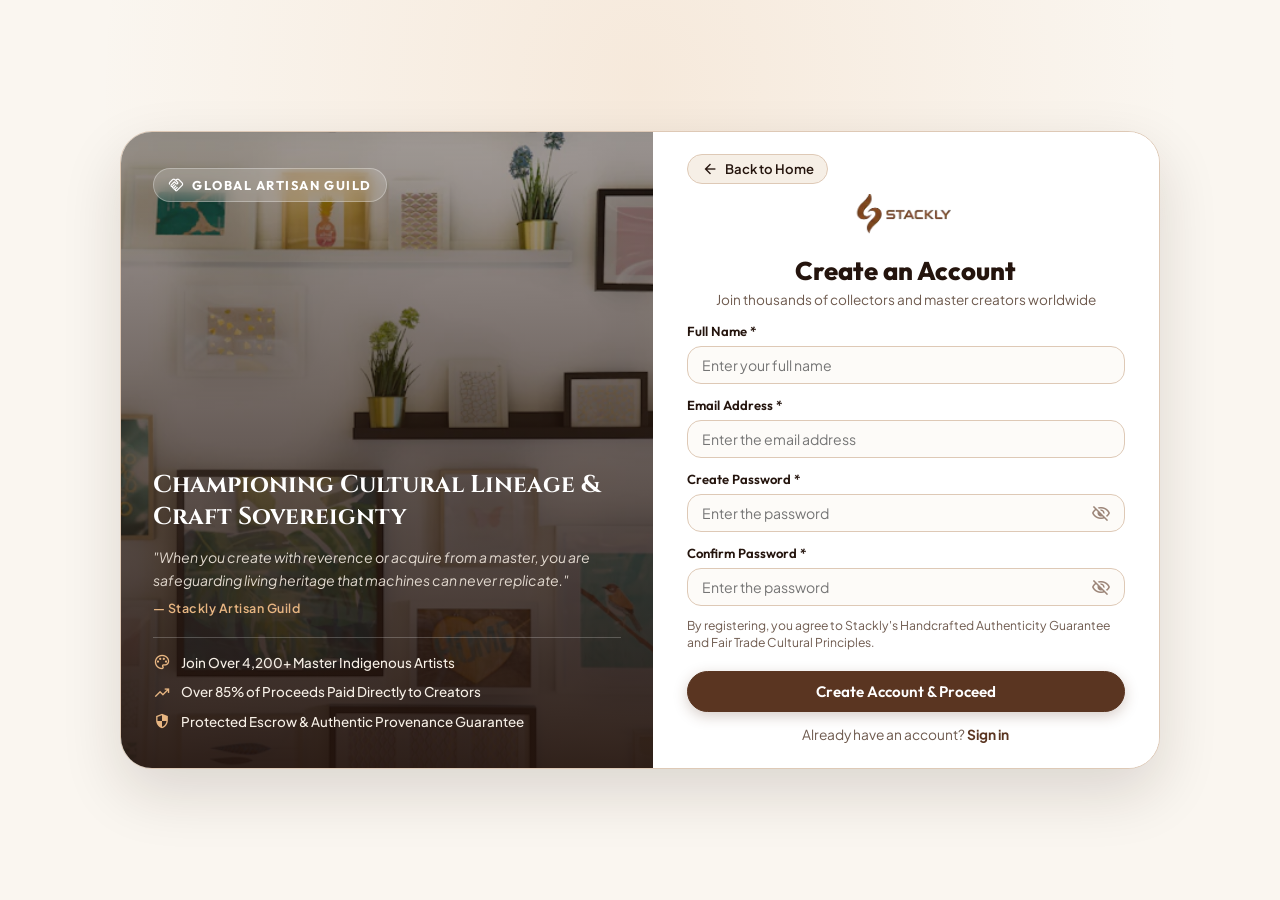
<file: signup.html>
<!DOCTYPE html>
<html lang="en">
<head>
  <meta charset="UTF-8">
  <meta name="viewport" content="width=device-width, initial-scale=1.0">
  <title>Create Account | Chatly Art & Craft Marketplace</title>
  <meta name="description" content="Join Chatly as a Buyer to collect authentic handcrafted masterworks, or as a Seller to showcase your artisan studio to the world.">
  <link rel="stylesheet" href="css/style.css">
  <link rel="stylesheet" href="https://fonts.googleapis.com/css2?family=Material+Symbols+Outlined:opsz,wght,FILL,GRAD@20..48,100..700,0..1,-50..200" />
</head>
<body class="craft-texture">

  <!-- UNIQUE ART & CRAFT PRELOADER -->
  <div id="artisan-preloader" class="artisan-preloader" aria-label="Loading Registration">
    <div class="preloader-curtain curtain-left"></div>
    <div class="preloader-curtain curtain-right"></div>
    <div class="preloader-content">
      <div class="sketch-stage">
        <svg class="sketch-lines-svg" viewBox="0 0 320 320" fill="none" xmlns="http://www.w3.org/2000/svg">
          <circle class="stroke-ring" cx="160" cy="160" r="118" stroke="rgba(125, 74, 43, 0.35)" stroke-width="2" stroke-dasharray="14 10" />
          <path class="stroke-pencil" d="M 45 160 C 45 96 96 45 160 45 C 224 45 275 96 275 160 C 275 224 224 275 160 275" stroke="#5A3521" stroke-width="2.5" stroke-linecap="round" />
          <path class="stroke-brush" d="M 60 130 Q 160 30 260 130 Q 280 220 160 260 Q 40 220 60 130" stroke="#B86737" stroke-width="3" stroke-linecap="round" />
          <path class="craft-spiral" d="M 160 160 m -28 0 a 28,28 0 1,0 56,0 a 28,28 0 1,0 -56,0 m -18 0 a 46,46 0 1,0 92,0 a 46,46 0 1,0 -92,0" stroke="#7D4A2B" stroke-width="2" stroke-linecap="round" />
        </svg>

        <div class="logo-assemble-container">
          <img src="assets/stacklylogo_18.webp" alt="Chatly Craft Marketplace" class="preloader-logo-img">
        </div>

        <div class="finishing-flourish">
          <span class="finishing-dot dot-1"></span>
          <span class="finishing-dot dot-2"></span>
          <span class="finishing-dot dot-3"></span>
          <span class="finishing-dot dot-4"></span>
        </div>
      </div>
      <div class="preloader-status">
        <span class="craft-label">PREPARING YOUR ARTISAN MEMBERSHIP</span>
        <div class="drawing-progress-bar">
          <div class="progress-fill"></div>
        </div>
      </div>
    </div>
  </div>

  <!-- AUTHENTICATION VIEW: 2-COLUMN SPLIT (LEFT: IMAGE, RIGHT: SIGNUP BOX) -->
  <main class="auth-wrapper">

    <div class="auth-split-container">
      
      <!-- LEFT SIDE: RELEVANT ARTISANAL CRAFT IMAGE SHOWCASE -->
      <div class="auth-image-panel" style="background-image: url('assets/auth_signup.webp');">
        <div class="auth-image-content">
          <div class="auth-image-header">
            <span class="auth-image-badge">
              <span class="material-symbols-outlined" style="font-size:16px;">handshake</span>
              <span>Global Artisan Guild</span>
            </span>
          </div>

          <div class="auth-image-body">
            <h2 class="auth-image-title">Championing Cultural Lineage & Craft Sovereignty</h2>
            <p class="auth-image-quote">
              "When you create with reverence or acquire from a master, you are safeguarding living heritage that machines can never replicate."
            </p>
            <div class="auth-image-quote-author">— Stackly Artisan Guild</div>

            <div class="auth-image-perks">
              <div class="auth-image-perk-item">
                <span class="material-symbols-outlined">palette</span>
                <span>Join Over 4,200+ Master Indigenous Artists</span>
              </div>
              <div class="auth-image-perk-item">
                <span class="material-symbols-outlined">trending_up</span>
                <span>Over 85% of Proceeds Paid Directly to Creators</span>
              </div>
              <div class="auth-image-perk-item">
                <span class="material-symbols-outlined">security</span>
                <span>Protected Escrow & Authentic Provenance Guarantee</span>
              </div>
            </div>
          </div>
        </div>
      </div>

      <!-- RIGHT SIDE: SIGNUP FORM BOX -->
      <div class="auth-box-panel">

        <!-- Top Navigation: Back to Home Button above Stackly Logo -->
        <div class="auth-top-nav">
          <a href="index.html" class="auth-back-btn" title="Return to Marketplace Home">
            <span class="material-symbols-outlined" style="font-size: 18px;">arrow_back</span>
            <span>Back to Home</span>
          </a>
        </div>

        <!-- Stackly Brand Logo Centered Above Header -->
        <div class="auth-logo-center">
          <a href="index.html" class="brand-logo-link" title="Return to Marketplace Home">
            <img src="assets/stacklylogo_18.webp" alt="Stackly Logo" class="chatly-logo-img">
          </a>
        </div>

        <div class="auth-header">
          <h1 class="auth-title">Create an Account</h1>
          <p class="auth-subtitle">Join thousands of collectors and master creators worldwide</p>
        </div>

        <!-- Signup Form (No default values, correct placeholders) -->
        <form id="chatly-signup-form" novalidate>
          
          <!-- Full Name -->
          <div class="form-group">
            <label for="signup-name" class="form-label">Full Name *</label>
            <input 
              type="text" 
              id="signup-name" 
              class="form-control" 
              placeholder="Enter your full name" 
              required
            >
            <div class="form-error-msg">Please enter your full name (minimum 2 characters).</div>
          </div>

          <!-- Email (Must end with @gmail.com) -->
          <div class="form-group">
            <label for="signup-email" class="form-label">Email Address *</label>
            <input 
              type="email" 
              id="signup-email" 
              class="form-control" 
              placeholder="Enter the email address" 
              required
            >
            <div class="form-error-msg">Must be a valid Gmail address ending with @gmail.com</div>
          </div>

          <!-- Create New Password (min 8 characters) -->
          <div class="form-group">
            <label for="signup-password" class="form-label">Create Password *</label>
            <div class="password-input-wrap">
              <input 
                type="password" 
                id="signup-password" 
                class="form-control" 
                placeholder="Enter the password" 
                required
              >
              <button type="button" class="toggle-password-btn" aria-label="Toggle password visibility">
                <span class="material-symbols-outlined" style="font-size:20px;">visibility_off</span>
              </button>
            </div>
            <div class="form-error-msg">Please enter at least 8 characters</div>
          </div>

          <!-- Confirm Password (must match) -->
          <div class="form-group">
            <label for="signup-confirm-password" class="form-label">Confirm Password *</label>
            <div class="password-input-wrap">
              <input 
                type="password" 
                id="signup-confirm-password" 
                class="form-control" 
                placeholder="Enter the password" 
                required
              >
              <button type="button" class="toggle-password-btn" aria-label="Toggle password visibility">
                <span class="material-symbols-outlined" style="font-size:20px;">visibility_off</span>
              </button>
            </div>
            <div class="form-error-msg">Passwords do not match.</div>
          </div>

          <div style="font-size:0.76rem; color:var(--c-text-muted); margin-bottom:10px; line-height:1.4;">
            By registering, you agree to Stackly's Handcrafted Authenticity Guarantee and Fair Trade Cultural Principles.
          </div>

          <button type="submit" class="btn btn-primary btn-block btn-lg" id="signup-submit-btn" style="margin-top:8px;">
            Create Account & Proceed
          </button>
        </form>

        <div class="auth-footer" style="margin-top: 12px;">
          Already have an account? <a href="login.html">Sign in</a>
        </div>

      </div>

    </div>

  </main>

  <script src="js/script.js"></script>
</body>
</html>
</file>
<file: css/style.css>
/* ==========================================================================
   CHATLY ART & CRAFT MARKETPLACE - COMPLETE DESIGN SYSTEM & STYLESHEET
   Color Palette: Deep Brown, Warm Brown, Medium Brown, Light Beige, Cream & White
   Zero Emojis - Google Material Symbols Used Throughout
   ========================================================================== */

@import url('https://fonts.googleapis.com/css2?family=Cinzel:wght@500;600;700;800&family=Outfit:wght@300;400;500;600;700&family=Plus+Jakarta+Sans:ital,wght@0,300;0,400;0,500;0,600;0,700;1,400&display=swap');
@import url('https://fonts.googleapis.com/css2?family=Material+Symbols+Outlined:opsz,wght,FILL,GRAD@20..48,100..700,0..1,-50..200');

/* --- Material Symbols Global Defaults --- */
.material-symbols-outlined {
  font-family: 'Material Symbols Outlined';
  font-weight: normal;
  font-style: normal;
  font-size: 22px;
  line-height: 1;
  letter-spacing: normal;
  text-transform: none;
  display: inline-block;
  white-space: nowrap;
  word-wrap: normal;
  direction: ltr;
  vertical-align: middle;
  -webkit-font-smoothing: antialiased;
}

/* --- CSS Variables & Design Tokens --- */
:root {
  /* Brown Palette */
  --c-deep-brown: #24140D;
  --c-dark-brown: #3A2216;
  --c-warm-brown: #5A3521;
  --c-medium-brown: #7D4A2B;
  --c-craft-brown: #6E3917; /* matches existing Chatly logo accent */
  --c-terracotta: #B86737;
  --c-ochre: #D98C45;
  --c-ochre-light: #E8B682;
  
  /* Cream & White Palette */
  --c-beige-dark: #DECDBE;
  --c-beige-light: #EFE6DC;
  --c-cream-soft: #F6EFE6;
  --c-cream: #FAF6F0;
  --c-cream-pure: #FDFBF8;
  --c-white: #FFFFFF;

  /* Text & Semantic */
  --c-text-main: #2A170F;
  --c-text-muted: #6E5A4E;
  --c-text-light: #9C8578;
  --c-border-subtle: #E8DDD2;
  --c-border-strong: #DEC9B6;
  --c-success: #3A724B;
  --c-danger: #A63A2E;
  --c-warning: #C47A22;

  /* Typography */
  --font-serif: 'Cinzel', serif;
  --font-display: 'Outfit', sans-serif;
  --font-body: 'Plus Jakarta Sans', sans-serif;

  /* Shadows & Organic Radii */
  --radius-xs: 4px;
  --radius-sm: 8px;
  --radius-md: 14px;
  --radius-lg: 22px;
  --radius-xl: 32px;
  --radius-full: 9999px;
  
  --shadow-sm: 0 2px 8px rgba(42, 23, 15, 0.05);
  --shadow-md: 0 8px 24px rgba(42, 23, 15, 0.08);
  --shadow-lg: 0 16px 40px rgba(42, 23, 15, 0.12);
  --shadow-xl: 0 24px 60px rgba(42, 23, 15, 0.16);
  --shadow-card: 0 10px 30px -5px rgba(58, 34, 22, 0.08);

  /* Transitions */
  --trans-fast: 0.18s cubic-bezier(0.4, 0, 0.2, 1);
  --trans-base: 0.28s cubic-bezier(0.4, 0, 0.2, 1);
  --trans-smooth: 0.45s cubic-bezier(0.16, 1, 0.3, 1);
}

/* --- Base & Reset --- */
*, *::before, *::after {
  box-sizing: border-box;
  margin: 0;
  padding: 0;
}

html {
  font-size: 16px;
  scroll-behavior: smooth;
  -webkit-font-smoothing: antialiased;
  overflow-x: hidden;
  width: 100%;
  max-width: 100%;
}

body {
  font-family: var(--font-body);
  background-color: var(--c-cream);
  color: var(--c-text-main);
  line-height: 1.6;
  overflow-x: hidden;
  width: 100%;
  max-width: 100%;
  min-height: 100vh;
  display: flex;
  flex-direction: column;
  position: relative;
}

main {
  width: 100%;
  max-width: 100%;
  overflow-x: hidden;
  flex-grow: 1;
  box-sizing: border-box;
}

img {
  max-width: 100%;
  height: auto;
  display: block;
}

a {
  color: inherit;
  text-decoration: none;
  transition: color var(--trans-fast);
}

button, input, select, textarea {
  font-family: inherit;
  font-size: inherit;
}

button {
  cursor: pointer;
  border: none;
  background: none;
}

ul, ol {
  list-style: none;
}

/* Container */
.container {
  width: 100%;
  max-width: 1280px;
  margin: 0 auto;
  padding: 0 24px;
}

.container-narrow {
  max-width: 860px;
}

/* Subtle Craft Paper Texture Overlay */
.craft-texture {
  background-image: radial-gradient(rgba(125, 74, 43, 0.04) 1px, transparent 0);
  background-size: 24px 24px;
}

/* ==========================================================================
   LOGO STYLING - EXPANDED & EXTENDED SIZE, IDENTICAL IN NAVBAR & FOOTER
   ========================================================================== */
.brand-logo-link {
  display: inline-flex;
  align-items: center;
  justify-content: center;
  text-decoration: none;
  height: 56px;
  overflow: hidden;
  position: relative;
}

.footer-logo-link {
  background: transparent !important;
  background-color: transparent !important;
  border-radius: 0;
  padding: 0;
  margin-bottom: 20px;
  box-shadow: none !important;
  border: none !important;
  height: auto !important;
  overflow: visible !important;
}

.chatly-logo-img {
  height: 98px;
  width: auto;
  max-width: none;
  object-fit: contain;
  margin-top: -9px; /* Centers the logo graphics vertically and aligns straight with nav links */
  transition: transform var(--trans-fast);
  display: block;
}

.footer-brand-logo {
  height: 110px;
  width: auto;
  max-width: none;
  object-fit: contain;
  margin-top: -12px;
  transition: transform var(--trans-fast);
  display: block;
}

.brand-logo-link:hover .chatly-logo-img,
.footer-logo-link:hover .footer-brand-logo {
  transform: scale(1.04);
}

/* ==========================================================================
   4. UNIQUE ART & CRAFT PRELOADER (Full-Screen Drawing Animation)
   ========================================================================== */
/* Skip Preloader on Refresh / Logo Navigation */
.no-preloader #artisan-preloader,
.no-preloader .artisan-preloader {
  display: none !important;
  opacity: 0 !important;
  visibility: hidden !important;
  pointer-events: none !important;
}

.artisan-preloader {
  position: fixed;
  top: 0;
  left: 0;
  width: 100vw;
  height: 100vh;
  z-index: 99999;
  display: flex;
  align-items: center;
  justify-content: center;
  pointer-events: all;
  overflow: hidden;
}

/* Split-Paper Curtain Panels */
.preloader-curtain {
  position: absolute;
  top: 0;
  width: 50vw;
  height: 100vh;
  background-color: var(--c-cream);
  background-image: 
    radial-gradient(var(--c-beige-dark) 0.75px, transparent 0.75px),
    linear-gradient(135deg, rgba(246, 239, 230, 0.9) 0%, rgba(250, 246, 240, 0.95) 100%);
  background-size: 16px 16px, 100% 100%;
  transition: transform 0.85s cubic-bezier(0.77, 0, 0.175, 1);
  z-index: 1;
}

.curtain-left {
  left: 0;
  border-right: 2px dashed rgba(125, 74, 43, 0.25);
  box-shadow: 10px 0 30px rgba(36, 20, 13, 0.08);
}

.curtain-right {
  right: 0;
  border-left: 2px dashed rgba(125, 74, 43, 0.25);
  box-shadow: -10px 0 30px rgba(36, 20, 13, 0.08);
}

.preloader-content {
  position: relative;
  z-index: 2;
  display: flex;
  flex-direction: column;
  align-items: center;
  justify-content: center;
  text-align: center;
  padding: 30px;
}

.sketch-stage {
  position: relative;
  width: 320px;
  height: 320px;
  display: flex;
  align-items: center;
  justify-content: center;
}

.sketch-lines-svg {
  position: absolute;
  top: 0;
  left: 0;
  width: 100%;
  height: 100%;
  pointer-events: none;
}

.stroke-pencil {
  stroke-dasharray: 450;
  stroke-dashoffset: 450;
  animation: drawPencilStroke 2.2s cubic-bezier(0.4, 0, 0.2, 1) forwards;
}

.stroke-brush {
  stroke-dasharray: 600;
  stroke-dashoffset: 600;
  opacity: 0.75;
  animation: drawBrushStroke 2.4s cubic-bezier(0.25, 1, 0.5, 1) 0.2s forwards;
}

.craft-spiral {
  stroke-dasharray: 380;
  stroke-dashoffset: 380;
  animation: drawSpiral 2s ease-out 0.4s forwards;
}

.stroke-ring {
  stroke-dasharray: 700;
  stroke-dashoffset: 700;
  animation: drawRing 2.6s ease-in-out forwards;
}

.logo-assemble-container {
  position: relative;
  width: 210px;
  height: 100px;
  display: flex;
  align-items: center;
  justify-content: center;
  z-index: 3;
}

.preloader-logo-img {
  width: 190px;
  height: auto;
  opacity: 0;
  filter: grayscale(100%) contrast(160%) brightness(0.6) blur(2px);
  transform: scale(0.85);
  animation: logoAssembleReveal 1.6s cubic-bezier(0.16, 1, 0.3, 1) 0.65s forwards;
}

.finishing-flourish {
  position: absolute;
  width: 250px;
  height: 150px;
  border: 1.5px solid transparent;
  border-radius: 60% 40% 70% 30% / 40% 60% 30% 70%;
  pointer-events: none;
  opacity: 0;
  transform: scale(0.85) rotate(-3deg);
  animation: flourishRing 1s ease-out 1.35s forwards;
}

.finishing-dot {
  position: absolute;
  width: 6px;
  height: 6px;
  border-radius: 50%;
  background-color: var(--c-terracotta);
  opacity: 0;
  animation: popDot 0.6s ease-out 1.4s forwards;
}
.finishing-dot.dot-1 { top: 12%; left: 16%; }
.finishing-dot.dot-2 { top: 18%; right: 18%; background-color: var(--c-warm-brown); }
.finishing-dot.dot-3 { bottom: 15%; left: 24%; background-color: var(--c-medium-brown); }
.finishing-dot.dot-4 { bottom: 20%; right: 20%; }

.preloader-status {
  margin-top: 18px;
  display: flex;
  flex-direction: column;
  align-items: center;
  gap: 10px;
}

.craft-label {
  font-family: var(--font-display);
  font-size: 0.76rem;
  font-weight: 600;
  letter-spacing: 0.22em;
  text-transform: uppercase;
  color: var(--c-medium-brown);
  opacity: 0;
  animation: fadeIn 0.8s ease-out 0.3s forwards;
}

.drawing-progress-bar {
  width: 140px;
  height: 3px;
  background-color: rgba(125, 74, 43, 0.15);
  border-radius: 4px;
  overflow: hidden;
}

.progress-fill {
  width: 0%;
  height: 100%;
  background: linear-gradient(90deg, var(--c-warm-brown), var(--c-terracotta), var(--c-ochre));
  animation: progressFill 1.8s ease-in-out forwards;
}

@keyframes drawPencilStroke {
  0% { stroke-dashoffset: 450; opacity: 0; }
  20% { opacity: 1; }
  100% { stroke-dashoffset: 0; opacity: 0.85; }
}

@keyframes drawBrushStroke {
  0% { stroke-dashoffset: 600; opacity: 0; }
  25% { opacity: 0.6; }
  100% { stroke-dashoffset: 0; opacity: 0.45; }
}

@keyframes drawSpiral {
  0% { stroke-dashoffset: 380; opacity: 0; }
  30% { opacity: 0.8; }
  100% { stroke-dashoffset: 0; opacity: 0.7; }
}

@keyframes drawRing {
  0% { stroke-dashoffset: 700; transform: rotate(0deg); opacity: 0; }
  30% { opacity: 0.75; }
  100% { stroke-dashoffset: 0; transform: rotate(360deg); opacity: 0.5; }
}

@keyframes logoAssembleReveal {
  0% { opacity: 0; transform: scale(0.85); filter: grayscale(100%) contrast(180%) brightness(0.6) blur(3px); }
  45% { opacity: 0.65; transform: scale(0.96); filter: grayscale(80%) contrast(140%) brightness(0.8) blur(1px); }
  75% { opacity: 0.9; transform: scale(1.02); filter: grayscale(20%) contrast(110%) brightness(0.95) blur(0); }
  100% { opacity: 1; transform: scale(1); filter: grayscale(0%) contrast(100%) brightness(1) blur(0); }
}

@keyframes flourishRing {
  0% { opacity: 0; transform: scale(0.7) rotate(-15deg); border-color: transparent; }
  60% { opacity: 0.9; border-color: var(--c-ochre); }
  100% { opacity: 0.65; transform: scale(1.04) rotate(0deg); border-color: var(--c-terracotta); }
}

@keyframes popDot {
  0% { opacity: 0; transform: scale(0); }
  60% { opacity: 1; transform: scale(1.4); }
  100% { opacity: 0.9; transform: scale(1); }
}

@keyframes progressFill {
  0% { width: 0%; }
  60% { width: 75%; }
  100% { width: 100%; }
}

@keyframes fadeIn {
  to { opacity: 1; }
}

.artisan-preloader.preloader-revealed .curtain-left {
  transform: translateX(-101%);
}

.artisan-preloader.preloader-revealed .curtain-right {
  transform: translateX(101%);
}

.artisan-preloader.preloader-revealed .preloader-content {
  opacity: 0;
  transform: scale(1.08);
  transition: opacity 0.45s ease-out, transform 0.55s ease-out;
}

.artisan-preloader.preloader-revealed {
  pointer-events: none;
  visibility: hidden;
  transition: visibility 0.9s;
}

/* ==========================================================================
   NAVIGATION & PUBLIC HEADER
   ========================================================================== */
.public-header {
  position: fixed !important;
  top: 0 !important;
  left: 0 !important;
  right: 0 !important;
  width: 100% !important;
  z-index: 1000 !important;
  background-color: rgba(250, 246, 240, 0.96);
  backdrop-filter: blur(12px);
  -webkit-backdrop-filter: blur(12px);
  border-bottom: 1.5px solid var(--c-border-subtle);
  transition: background-color var(--trans-base), box-shadow var(--trans-base);
}

.public-header.scrolled {
  box-shadow: 0 4px 20px rgba(36, 20, 13, 0.08);
}

/* Offset main content below fixed navbar */
.public-header + main {
  padding-top: 74px !important;
}

.header-inner {
  display: flex;
  align-items: center;
  justify-content: space-between;
  height: 74px; /* Lightly reduced navbar height */
}

.header-inner .brand-logo-link {
  display: inline-flex;
  align-items: center;
  justify-content: center;
  text-decoration: none;
  height: 56px;
  overflow: hidden;
}

.nav-menu {
  display: flex;
  align-items: center;
  gap: 34px;
}

.nav-link {
  font-family: var(--font-display);
  font-size: 1rem;
  font-weight: 500;
  color: var(--c-text-muted);
  position: relative;
  padding: 6px 0;
  transition: color var(--trans-fast);
}

.nav-link::after {
  content: '';
  position: absolute;
  bottom: 0;
  left: 50%;
  transform: translateX(-50%) scaleX(0);
  width: 100%;
  height: 2px;
  background-color: var(--c-medium-brown);
  border-radius: 2px;
  transition: transform var(--trans-fast);
  transform-origin: center;
}

.nav-link:hover, .nav-link.active {
  color: var(--c-deep-brown);
}

.nav-link:hover::after, .nav-link.active::after {
  transform: translateX(-50%) scaleX(1);
}

.header-actions {
  display: flex;
  align-items: center;
  gap: 16px;
}

.mobile-nav-toggle {
  display: none;
  flex-direction: column;
  justify-content: center;
  gap: 5px;
  width: 44px;
  height: 44px;
  border-radius: var(--radius-sm);
  background-color: var(--c-cream-soft);
  border: 1px solid var(--c-border-subtle);
  padding: 10px;
}

.mobile-nav-toggle span {
  display: block;
  height: 2.5px;
  width: 100%;
  background-color: var(--c-dark-brown);
  border-radius: 2px;
  transition: transform var(--trans-fast), opacity var(--trans-fast);
}

.mobile-nav-toggle.open span:nth-child(1) {
  transform: translateY(7.5px) rotate(45deg);
}
.mobile-nav-toggle.open span:nth-child(2) {
  opacity: 0;
}
.mobile-nav-toggle.open span:nth-child(3) {
  transform: translateY(-7.5px) rotate(-45deg);
}

.mobile-drawer {
  display: none;
  position: absolute;
  top: 100%;
  left: 0;
  right: 0;
  width: 100%;
  box-sizing: border-box;
  background-color: var(--c-cream);
  z-index: 1001;
  flex-direction: column;
  padding: 24px 24px 32px 24px;
  gap: 12px;
  max-height: calc(100vh - 74px);
  max-height: calc(100dvh - 74px);
  overflow-y: auto;
  box-shadow: 0 18px 40px rgba(36, 20, 13, 0.14);
  border-top: 1px solid var(--c-border-subtle);
  border-bottom: 2px solid var(--c-border-strong);
}

.mobile-drawer.open {
  display: flex !important;
  animation: mobileDrawerSlideDown 0.3s cubic-bezier(0.16, 1, 0.3, 1) forwards;
}

@keyframes mobileDrawerSlideDown {
  0% {
    opacity: 0;
    transform: translateY(-12px);
  }
  100% {
    opacity: 1;
    transform: translateY(0);
  }
}

.mobile-drawer .nav-link {
  font-size: 1.15rem;
  font-weight: 600;
  padding: 14px 4px;
  border-bottom: 1px solid var(--c-border-subtle);
  color: var(--c-deep-brown);
  display: flex;
  align-items: center;
  justify-content: space-between;
  text-decoration: none;
  transition: color var(--trans-fast);
}

.mobile-drawer .nav-link.active,
.mobile-drawer .nav-link:hover {
  color: var(--c-warm-brown);
}

/* ==========================================================================
   BUTTONS & BADGES
   ========================================================================== */
.btn {
  display: inline-flex;
  align-items: center;
  justify-content: center;
  gap: 8px;
  font-family: var(--font-display);
  font-size: 0.95rem;
  font-weight: 600;
  padding: 12px 24px;
  border-radius: var(--radius-full);
  transition: all var(--trans-base);
  text-decoration: none;
  cursor: pointer;
  white-space: nowrap;
}

.btn-primary {
  background-color: var(--c-warm-brown);
  color: var(--c-white);
  box-shadow: 0 4px 14px rgba(90, 53, 33, 0.25);
  border: 1px solid var(--c-warm-brown);
}

.btn-primary:hover {
  background-color: var(--c-dark-brown);
  border-color: var(--c-dark-brown);
  transform: translateY(-2px);
  box-shadow: 0 6px 20px rgba(58, 34, 22, 0.35);
  color: var(--c-white);
}

.btn-secondary {
  background-color: transparent;
  color: var(--c-warm-brown);
  border: 1.5px solid var(--c-warm-brown);
}

.btn-secondary:hover {
  background-color: var(--c-warm-brown);
  color: var(--c-white);
  transform: translateY(-2px);
}

.btn-outline {
  background-color: var(--c-white);
  color: var(--c-dark-brown);
  border: 1px solid var(--c-border-strong);
}

.btn-outline:hover {
  background-color: var(--c-cream-soft);
  border-color: var(--c-medium-brown);
}

.btn-sm {
  padding: 8px 18px;
  font-size: 0.86rem;
}

.btn-lg {
  padding: 15px 32px;
  font-size: 1.05rem;
}

.btn-block {
  width: 100%;
}

.badge {
  display: inline-flex;
  align-items: center;
  gap: 6px;
  font-size: 0.75rem;
  font-weight: 600;
  text-transform: uppercase;
  letter-spacing: 0.08em;
  padding: 4px 12px;
  border-radius: var(--radius-full);
}

.badge-craft {
  background-color: var(--c-beige-light);
  color: var(--c-warm-brown);
  border: 1px solid var(--c-border-strong);
}

.badge-terracotta {
  background-color: rgba(184, 103, 55, 0.12);
  color: var(--c-terracotta);
}

.badge-success {
  background-color: rgba(58, 114, 75, 0.12);
  color: var(--c-success);
}

/* ==========================================================================
   SECTION TYPOGRAPHY & DIVIDERS
   ========================================================================== */
h1, h2, h3, h4, h5, h6 {
  color: var(--c-deep-brown);
  font-family: var(--font-display);
  font-weight: 700;
  line-height: 1.25;
}

.font-serif {
  font-family: var(--font-serif);
}

.section-header {
  text-align: center;
  max-width: 720px;
  margin: 0 auto 46px auto;
}

.section-tag {
  display: inline-flex;
  align-items: center;
  gap: 8px;
  font-family: var(--font-display);
  font-size: 0.82rem;
  font-weight: 700;
  letter-spacing: 0.18em;
  text-transform: uppercase;
  color: var(--c-terracotta);
  margin-bottom: 12px;
}

.section-title {
  font-size: clamp(2rem, 3.8vw, 2.75rem);
  letter-spacing: -0.02em;
  margin-bottom: 16px;
}

.section-subtitle {
  font-size: 1.08rem;
  color: var(--c-text-muted);
  line-height: 1.7;
}

.artisan-divider {
  width: 100%;
  height: 24px;
  display: flex;
  align-items: center;
  justify-content: center;
  gap: 12px;
  margin: 40px 0;
  opacity: 0.45;
}

.artisan-divider::before, .artisan-divider::after {
  content: '';
  flex: 1;
  height: 1px;
  background: linear-gradient(90deg, transparent, var(--c-medium-brown), transparent);
}

.artisan-divider span {
  width: 8px;
  height: 8px;
  transform: rotate(45deg);
  background-color: var(--c-terracotta);
}

/* ==========================================================================
   CARDS & PRODUCTS
   ========================================================================== */
.card-artisan {
  background-color: var(--c-white);
  border-radius: var(--radius-lg);
  border: 1px solid var(--c-border-subtle);
  padding: 26px;
  box-shadow: var(--shadow-sm);
  transition: transform var(--trans-base), box-shadow var(--trans-base), border-color var(--trans-base);
  position: relative;
  overflow: hidden;
}

.card-artisan:hover {
  transform: translateY(-6px);
  box-shadow: var(--shadow-card);
  border-color: var(--c-border-strong);
}

.product-card {
  display: flex;
  flex-direction: column;
  border-radius: var(--radius-lg);
  background-color: var(--c-white);
  border: 1px solid var(--c-border-subtle);
  overflow: hidden;
  transition: transform var(--trans-base), box-shadow var(--trans-base);
  height: 100%;
}

.product-card:hover {
  transform: translateY(-8px);
  box-shadow: var(--shadow-lg);
  border-color: var(--c-border-strong);
}

.product-img-wrapper {
  position: relative;
  width: 100%;
  padding-top: 80%;
  overflow: hidden;
  background-color: var(--c-beige-light);
}

.product-img {
  position: absolute;
  top: 0;
  left: 0;
  width: 100%;
  height: 100%;
  object-fit: cover;
  transition: transform 0.5s cubic-bezier(0.16, 1, 0.3, 1);
}

.product-card:hover .product-img {
  transform: scale(1.06);
}

.product-badges {
  position: absolute;
  top: 14px;
  left: 14px;
  display: flex;
  flex-direction: column;
  gap: 6px;
  z-index: 2;
}

.product-wishlist-btn {
  position: absolute;
  top: 14px;
  right: 14px;
  width: 40px;
  height: 40px;
  border-radius: 50%;
  background-color: rgba(255, 255, 255, 0.94);
  backdrop-filter: blur(4px);
  display: flex;
  align-items: center;
  justify-content: center;
  color: var(--c-dark-brown);
  border: 1px solid rgba(125, 74, 43, 0.15);
  transition: transform var(--trans-fast), background-color var(--trans-fast), color var(--trans-fast);
  z-index: 2;
}

.product-wishlist-btn:hover, .product-wishlist-btn.active {
  background-color: var(--c-warm-brown);
  color: var(--c-white);
  transform: scale(1.1);
}

.product-body {
  padding: 22px;
  display: flex;
  flex-direction: column;
  flex-grow: 1;
}

.product-meta {
  display: flex;
  align-items: center;
  justify-content: space-between;
  margin-bottom: 8px;
  font-size: 0.82rem;
  color: var(--c-text-light);
}

.product-artisan-name {
  color: var(--c-medium-brown);
  font-weight: 600;
}

.product-title {
  font-size: 1.15rem;
  font-weight: 700;
  color: var(--c-deep-brown);
  margin-bottom: 10px;
  line-height: 1.35;
}

.product-desc {
  font-size: 0.88rem;
  color: var(--c-text-muted);
  margin-bottom: 16px;
  line-height: 1.55;
  display: -webkit-box;
  -webkit-line-clamp: 2;
  -webkit-box-orient: vertical;
  overflow: hidden;
}

.product-footer {
  display: flex;
  align-items: center;
  justify-content: space-between;
  margin-top: auto;
  padding-top: 14px;
  border-top: 1px dashed var(--c-border-subtle);
}

.product-price {
  font-family: var(--font-display);
  font-size: 1.3rem;
  font-weight: 800;
  color: var(--c-warm-brown);
}

/* ==========================================================================
   CONTINUOUS HORIZONTAL MARQUEE (FEATURED MASTER ARTISANS)
   ========================================================================== */
.artist-marquee-container {
  width: 100%;
  overflow: hidden;
  position: relative;
  padding: 20px 0;
  mask-image: linear-gradient(to right, transparent, black 8%, black 92%, transparent);
  -webkit-mask-image: linear-gradient(to right, transparent, black 8%, black 92%, transparent);
}

.artist-marquee-track {
  display: flex;
  gap: 28px;
  width: max-content;
  animation: liveArtisanMarquee 32s linear infinite;
}

.artist-marquee-container:hover .artist-marquee-track {
  animation-play-state: paused;
}

@keyframes liveArtisanMarquee {
  0% { transform: translateX(0); }
  100% { transform: translateX(-50%); }
}

.artist-card {
  width: 310px;
  flex-shrink: 0;
  background-color: var(--c-white);
  border-radius: var(--radius-lg);
  border: 1px solid var(--c-border-subtle);
  padding: 26px;
  text-align: center;
  transition: transform var(--trans-base), box-shadow var(--trans-base);
  display: flex;
  flex-direction: column;
  align-items: center;
}

.artist-card:hover {
  transform: translateY(-6px);
  box-shadow: var(--shadow-card);
}

.artist-avatar {
  width: 96px;
  height: 96px;
  border-radius: 50%;
  object-fit: cover;
  border: 4px solid var(--c-beige-light);
  margin-bottom: 16px;
}

.artist-name {
  font-size: 1.2rem;
  font-weight: 700;
  margin-bottom: 4px;
}

.artist-location {
  font-size: 0.84rem;
  color: var(--c-text-light);
  margin-bottom: 12px;
  display: flex;
  align-items: center;
  gap: 4px;
}

.artist-bio {
  font-size: 0.88rem;
  color: var(--c-text-muted);
  line-height: 1.5;
  margin-bottom: 18px;
}

.artist-stats {
  display: flex;
  align-items: center;
  justify-content: space-around;
  width: 100%;
  padding-top: 14px;
  border-top: 1px dashed var(--c-border-subtle);
  margin-top: auto;
}

.artist-stat-num {
  font-family: var(--font-display);
  font-weight: 700;
  color: var(--c-warm-brown);
  font-size: 1.05rem;
}

.artist-stat-label {
  font-size: 0.74rem;
  color: var(--c-text-light);
  text-transform: uppercase;
  letter-spacing: 0.05em;
}

/* ==========================================================================
   HERO SECTION (HOME)
   ========================================================================== */
.hero-section {
  position: relative;
  padding: 80px 0 95px 0;
  overflow: hidden;
  background-color: var(--c-cream);
}

/* 5 Live Background Images Carousel for Homepage (2s interval, clearly visible, not dim, no white wash) */
.hero-bg-slideshow {
  position: absolute;
  top: 0;
  left: 0;
  width: 100%;
  height: 100%;
  z-index: 0;
  pointer-events: none;
  overflow: hidden;
}

.hero-bg-slide {
  position: absolute;
  top: 0;
  left: 0;
  width: 100%;
  height: 100%;
  background-size: cover;
  background-position: center center;
  opacity: 0;
  transition: opacity 0.8s ease-in-out;
  filter: brightness(0.97) contrast(1.05); /* 100% visible, vibrant, NOT dim, NO white wash */
}

.hero-bg-slide.active {
  opacity: 1;
}

/* Single Clear Background Image for Subpages (About, Services, Blog, Contact) */
.hero-single-bg {
  position: absolute;
  top: 0;
  left: 0;
  width: 100%;
  height: 100%;
  z-index: 0;
  pointer-events: none;
  background-size: cover;
  background-position: center center;
  filter: brightness(0.97) contrast(1.05); /* 100% visible, vibrant, NOT dim, NO white wash */
}

/* ==========================================================================
   HERO CONTENT CONTAINER (HOME & ALL SUBPAGES)
   Content sits directly on hero background (NO white box, NO card background)
   ========================================================================== */
.hero-content-center,
.hero-content-about-clean {
  position: relative;
  z-index: 2;
  max-width: 960px;
  margin: 0 auto;
  text-align: center;
  display: flex;
  flex-direction: column;
  align-items: center;
  padding: 24px 18px;
  background: transparent !important;
  backdrop-filter: none !important;
  -webkit-backdrop-filter: none !important;
  border-radius: 0 !important;
  border: none !important;
  box-shadow: none !important;
}

/* Subtle overall background illumination that keeps photos clear while guaranteeing high text legibility */
.hero-section::after {
  content: '';
  position: absolute;
  top: 0;
  left: 0;
  width: 100%;
  height: 100%;
  background: radial-gradient(ellipse at center, rgba(254, 252, 248, 0.45) 0%, rgba(254, 252, 248, 0.22) 70%, rgba(254, 252, 248, 0.08) 100%);
  pointer-events: none;
  z-index: 1;
}

/* Top Pill Badge Animation */
.anim-hero-badge {
  animation: heroBadgeFadeIn 0.75s cubic-bezier(0.16, 1, 0.3, 1) 0.05s both;
  will-change: transform, opacity;
}

@keyframes heroBadgeFadeIn {
  0% {
    opacity: 0;
    transform: translateY(-24px) scale(0.92);
  }
  70% {
    opacity: 0.95;
    transform: translateY(2px) scale(1.02);
  }
  100% {
    opacity: 1;
    transform: translateY(0) scale(1);
  }
}

/* Arranged Hero Title Lines */
.hero-title-arranged {
  display: flex;
  flex-direction: column;
  align-items: center;
  gap: 8px;
  margin-bottom: 22px;
  font-size: clamp(2.35rem, 5.2vw, 3.8rem);
  font-weight: 800;
  line-height: 1.14;
  letter-spacing: -0.025em;
  text-align: center;
}

.hero-title-arranged .hero-line {
  display: block;
  width: 100%;
  text-align: center;
}

/* Chocolate-brown / Warm Orange text */
.hero-line-orange,
.hero-line-gold {
  color: #C86731; /* Vibrant chocolate-orange / warm terracotta */
  font-weight: 850;
  text-shadow: 0 2px 14px rgba(254, 252, 248, 0.95), 0 1px 3px rgba(36, 20, 13, 0.18);
}

/* Deep Brown text */
.hero-line-brown {
  color: var(--c-deep-brown); /* Rich chocolate-brown #24140D */
  font-weight: 850;
  text-shadow: 0 2px 14px rgba(254, 252, 248, 0.95), 0 1px 3px rgba(36, 20, 13, 0.25);
}

/* Title Line Animations: Left to Right */
@keyframes heroLineFromLeft {
  0% {
    opacity: 0;
    transform: translateX(-85px) scale(0.96);
  }
  65% {
    opacity: 0.95;
    transform: translateX(6px) scale(1.008);
  }
  85% {
    transform: translateX(-2px) scale(0.999);
  }
  100% {
    opacity: 1;
    transform: translateX(0) scale(1);
  }
}

/* Title Line Animations: Right to Left */
@keyframes heroLineFromRight {
  0% {
    opacity: 0;
    transform: translateX(85px) scale(0.96);
  }
  65% {
    opacity: 0.95;
    transform: translateX(-6px) scale(1.008);
  }
  85% {
    transform: translateX(2px) scale(0.999);
  }
  100% {
    opacity: 1;
    transform: translateX(0) scale(1);
  }
}

/* Line 1: Animate from Left (0.12s) */
.anim-hero-left-1 {
  animation: heroLineFromLeft 0.85s cubic-bezier(0.16, 1, 0.3, 1) 0.12s both;
  will-change: transform, opacity;
}

/* Line 2: Animate one by one from Left (0.38s) */
.anim-hero-left-2 {
  animation: heroLineFromLeft 0.85s cubic-bezier(0.16, 1, 0.3, 1) 0.38s both;
  will-change: transform, opacity;
}

/* Line 3 (or concluding line): Animate from Right to Left (0.64s) */
.anim-hero-right,
.anim-hero-left {
  animation: heroLineFromRight 0.85s cubic-bezier(0.16, 1, 0.3, 1) 0.64s both;
  will-change: transform, opacity;
}

/* Arranged Hero Subtitle Sentence */
.hero-subtitle-arranged {
  display: block;
  font-size: clamp(1.05rem, 1.8vw, 1.2rem);
  color: var(--c-deep-brown);
  line-height: 1.68;
  margin-bottom: 30px;
  max-width: 820px;
  text-align: center;
  font-weight: 550;
  text-shadow: 0 1px 10px rgba(254, 252, 248, 0.95), 0 1px 2px rgba(255, 255, 255, 0.9);
}

/* Word-by-Word Animation: Right to Left with Smooth Stagger */
.hero-word-right {
  display: inline-block;
  opacity: 0;
  transform: translateX(36px) scale(0.94);
  animation: heroWordFromRight 0.62s cubic-bezier(0.16, 1, 0.3, 1) forwards;
  animation-delay: calc(0.85s + (var(--w-idx, 0) * 0.026s));
  margin-right: 0.28em;
  will-change: transform, opacity;
}

@keyframes heroWordFromRight {
  0% {
    opacity: 0;
    transform: translateX(36px) scale(0.94);
  }
  65% {
    opacity: 0.95;
    transform: translateX(-3px) scale(1.006);
  }
  85% {
    transform: translateX(1px) scale(0.999);
  }
  100% {
    opacity: 1;
    transform: translateX(0) scale(1);
  }
}

/* Backward-compatibility line wrappers */
.anim-sub-right-1 {
  animation: heroLineFromRight 0.8s cubic-bezier(0.16, 1, 0.3, 1) 0.85s both;
}
.anim-sub-right-2 {
  animation: heroLineFromRight 0.8s cubic-bezier(0.16, 1, 0.3, 1) 1.05s both;
}
.anim-sub-right-3 {
  animation: heroLineFromRight 0.8s cubic-bezier(0.16, 1, 0.3, 1) 1.25s both;
}

/* Buttons: Slide in from Left and Right */
.hero-ctas {
  display: flex;
  gap: 16px;
  align-items: center;
  justify-content: center;
  flex-wrap: wrap;
  margin-bottom: 26px;
}

@keyframes heroBtnSlideLeft {
  0% {
    opacity: 0;
    transform: translateX(-70px) scale(0.95);
  }
  65% {
    opacity: 0.95;
    transform: translateX(5px) scale(1.01);
  }
  85% {
    transform: translateX(-2px) scale(0.999);
  }
  100% {
    opacity: 1;
    transform: translateX(0) scale(1);
  }
}

@keyframes heroBtnSlideRight {
  0% {
    opacity: 0;
    transform: translateX(70px) scale(0.95);
  }
  65% {
    opacity: 0.95;
    transform: translateX(-5px) scale(1.01);
  }
  85% {
    transform: translateX(2px) scale(0.999);
  }
  100% {
    opacity: 1;
    transform: translateX(0) scale(1);
  }
}

.anim-hero-btn-left {
  animation: heroBtnSlideLeft 0.8s cubic-bezier(0.16, 1, 0.3, 1) 1.38s both;
  will-change: transform, opacity;
}

.anim-hero-btn-right {
  animation: heroBtnSlideRight 0.8s cubic-bezier(0.16, 1, 0.3, 1) 1.50s both;
  will-change: transform, opacity;
}

/* Trust items animation */
.anim-hero-trust {
  animation: heroTrustFadeIn 0.8s cubic-bezier(0.16, 1, 0.3, 1) 1.66s both;
  will-change: transform, opacity;
}

@keyframes heroTrustFadeIn {
  0% {
    opacity: 0;
    transform: translateY(20px);
  }
  100% {
    opacity: 1;
    transform: translateY(0);
  }
}

/* Mobile Responsiveness & Reduced Motion */
/* Mobile Responsiveness & Reduced Motion */
@media (max-width: 860px) {
  .hero-section {
    padding: 60px 0 70px 0;
    overflow-x: hidden !important;
  }
  .hero-word-right {
    transform: translateY(12px) !important;
  }
  @keyframes heroLineFromLeft {
    0% { opacity: 0; transform: translateY(20px); }
    100% { opacity: 1; transform: translateY(0); }
  }
  @keyframes heroLineFromRight {
    0% { opacity: 0; transform: translateY(20px); }
    100% { opacity: 1; transform: translateY(0); }
  }
  @keyframes heroWordFromRight {
    0% { opacity: 0; transform: translateY(12px); }
    100% { opacity: 1; transform: translateY(0); }
  }
  @keyframes heroBtnSlideLeft {
    0% { opacity: 0; transform: translateY(16px); }
    100% { opacity: 1; transform: translateY(0); }
  }
  @keyframes heroBtnSlideRight {
    0% { opacity: 0; transform: translateY(16px); }
    100% { opacity: 1; transform: translateY(0); }
  }
}

@media (prefers-reduced-motion: reduce) {
  .anim-hero-badge,
  .anim-hero-left-1,
  .anim-hero-left-2,
  .anim-hero-right,
  .anim-hero-left,
  .hero-word-right,
  .anim-hero-btn-left,
  .anim-hero-btn-right,
  .anim-hero-trust {
    opacity: 1 !important;
    transform: none !important;
    animation: none !important;
  }
}

/* Equal Height Position Title Row: Bold Black Left, Gold/Brown Right */
.about-hero-title-row {
  display: flex;
  flex-direction: row;
  align-items: center;
  justify-content: center;
  gap: 16px;
  margin-bottom: 24px;
  width: 100%;
  text-align: center;
  flex-wrap: wrap;
}

.about-title-left {
  display: inline-block;
  font-family: var(--font-display);
  font-size: clamp(1.85rem, 3.4vw, 3rem);
  font-weight: 850;
  color: var(--c-deep-brown); /* Bold Black / Deep Brown letters */
  line-height: 1.15;
  letter-spacing: -0.025em;
  text-shadow: 0 2px 14px rgba(254, 252, 248, 0.95), 0 1px 3px rgba(36, 20, 13, 0.25);
}

.about-title-amp {
  display: inline-block;
  font-family: var(--font-serif);
  font-size: clamp(1.6rem, 2.8vw, 2.4rem);
  font-weight: 600;
  color: var(--c-terracotta);
  line-height: 1.15;
  opacity: 0.85;
  text-shadow: 0 2px 10px rgba(254, 252, 248, 0.9);
}

.about-title-right {
  display: inline-block;
  font-family: var(--font-display);
  font-size: clamp(1.85rem, 3.4vw, 3rem);
  font-weight: 850;
  color: #C67B28; /* Bold Gold / Brown color words */
  line-height: 1.15;
  letter-spacing: -0.025em;
  text-shadow: 0 2px 14px rgba(254, 252, 248, 0.95), 0 1px 3px rgba(36, 20, 13, 0.2);
}

/* About Hero Subtitle Sentences Arranged One by One */
.about-hero-sentences-wrap {
  display: flex;
  flex-direction: column;
  align-items: center;
  gap: 10px;
  max-width: 840px;
  margin: 0 auto;
  text-align: center;
}

.about-hero-sentence {
  font-family: var(--font-body);
  font-size: clamp(1.05rem, 1.8vw, 1.2rem);
  font-weight: 600;
  color: var(--c-deep-brown);
  line-height: 1.6;
  margin: 0;
  text-shadow: 0 1px 8px rgba(254, 252, 248, 0.95), 0 1px 2px rgba(255, 255, 255, 0.8);
}

.about-hero-sentence.sentence-2 {
  color: var(--c-warm-brown);
  font-weight: 500;
  font-size: clamp(0.98rem, 1.6vw, 1.12rem);
}

@keyframes arrangeSentenceOneByOne {
  0% {
    opacity: 0;
    transform: translateY(20px);
  }
  65% {
    opacity: 0.95;
    transform: translateY(-2px);
  }
  100% {
    opacity: 1;
    transform: translateY(0);
  }
}

.anim-sub-arrange-1 {
  animation: arrangeSentenceOneByOne 0.8s cubic-bezier(0.16, 1, 0.3, 1) 0.8s both;
  will-change: transform, opacity;
}

.anim-sub-arrange-2 {
  animation: arrangeSentenceOneByOne 0.8s cubic-bezier(0.16, 1, 0.3, 1) 1.05s both;
  will-change: transform, opacity;
}

@media (max-width: 640px) {
  .about-hero-title-row {
    flex-direction: column;
    gap: 8px;
  }
  .about-title-amp {
    display: none;
  }
}

/* ==========================================================================
   OUR STORY SECTION: DIAGONAL SPLIT/JOIN IMAGE, SLIDE RIGHT CONTENT, LIVE RUN NUMBERS
   ========================================================================== */
.our-story-grid {
  display: grid;
  grid-template-columns: 1fr 1fr;
  gap: 50px;
  align-items: center;
}

@media (max-width: 900px) {
  .our-story-grid {
    grid-template-columns: 1fr;
    gap: 40px;
  }
}

.our-story-image-wrap {
  position: relative;
  border-radius: var(--radius-xl);
  overflow: hidden;
  border: 6px solid var(--c-white);
  box-shadow: var(--shadow-xl);
  background: var(--c-cream-soft);
}

.diagonal-split-stage {
  position: relative;
  width: 100%;
  height: 460px;
  overflow: hidden;
  background-color: var(--c-deep-brown);
}

@media (max-width: 640px) {
  .diagonal-split-stage {
    height: 340px;
  }
}

.diagonal-half {
  position: absolute;
  top: 0;
  left: 0;
  width: 100%;
  height: 100%;
  overflow: hidden;
  will-change: transform, opacity;
}

.diagonal-half.half-top-left {
  clip-path: polygon(0 0, 100% 0, 0 100%);
  -webkit-clip-path: polygon(0 0, 100% 0, 0 100%);
  z-index: 2;
}

.diagonal-half.half-bottom-right {
  clip-path: polygon(100% 0, 100% 100%, 0 100%);
  -webkit-clip-path: polygon(100% 0, 100% 100%, 0 100%);
  z-index: 1;
}

.diagonal-img {
  position: absolute;
  top: 0;
  left: 0;
  width: 100%;
  height: 100%;
  object-fit: cover;
  pointer-events: none;
  filter: brightness(0.98) contrast(1.04);
}

/* Diagonal Seam Golden Shimmer */
.diagonal-seam-glow {
  position: absolute;
  top: -20%;
  left: -20%;
  width: 140%;
  height: 140%;
  pointer-events: none;
  z-index: 3;
  opacity: 0;
  background: linear-gradient(135deg, transparent 49.3%, rgba(217, 140, 69, 0.85) 49.8%, #FFEBB4 50%, rgba(217, 140, 69, 0.85) 50.2%, transparent 50.7%);
}

/* Keyframes: Diagonal Separation & Re-Join at the end position */
@keyframes diagonalSeparateTop {
  0% {
    transform: translate(-75px, -75px);
    opacity: 0.2;
  }
  60% {
    transform: translate(6px, 6px);
    opacity: 1;
  }
  82% {
    transform: translate(-2px, -2px);
  }
  100% {
    transform: translate(0, 0);
    opacity: 1;
  }
}

@keyframes diagonalSeparateBottom {
  0% {
    transform: translate(75px, 75px);
    opacity: 0.2;
  }
  60% {
    transform: translate(-6px, -6px);
    opacity: 1;
  }
  82% {
    transform: translate(2px, 2px);
  }
  100% {
    transform: translate(0, 0);
    opacity: 1;
  }
}

@keyframes diagonalSeamJoinPulse {
  0%, 55% {
    opacity: 0;
  }
  65% {
    opacity: 1;
  }
  85% {
    opacity: 0.45;
  }
  100% {
    opacity: 0;
  }
}

/* When .is-in-view is active on .our-story-section */
.our-story-section.is-in-view .half-top-left {
  animation: diagonalSeparateTop 1.25s cubic-bezier(0.16, 1, 0.3, 1) 0.15s both;
}

.our-story-section.is-in-view .half-bottom-right {
  animation: diagonalSeparateBottom 1.25s cubic-bezier(0.16, 1, 0.3, 1) 0.15s both;
}

.our-story-section.is-in-view .diagonal-seam-glow {
  animation: diagonalSeamJoinPulse 1.25s ease-out 0.15s both;
}

/* Interactive Hover effect */
.our-story-image-wrap:hover .half-top-left {
  transform: translate(-12px, -12px);
  transition: transform 0.4s cubic-bezier(0.16, 1, 0.3, 1);
}

.our-story-image-wrap:hover .half-bottom-right {
  transform: translate(12px, 12px);
  transition: transform 0.4s cubic-bezier(0.16, 1, 0.3, 1);
}

.our-story-image-wrap:hover .diagonal-seam-glow {
  opacity: 0.75;
  transition: opacity 0.4s ease;
}

/* Right Side Content Sliding in from Right */
.our-story-content-side {
  overflow: visible;
}

.our-story-title {
  font-size: clamp(1.85rem, 3.2vw, 2.35rem);
  line-height: 1.25;
  margin-bottom: 18px;
  color: var(--c-deep-brown);
}

.our-story-desc {
  color: var(--c-text-muted);
  font-size: 1rem;
  line-height: 1.75;
  margin-bottom: 18px;
}

.our-story-stats-grid {
  display: flex;
  gap: 28px;
  padding-top: 18px;
  border-top: 1px dashed var(--c-border-subtle);
  margin-top: 24px;
  flex-wrap: wrap;
}

.our-story-stat-card strong.our-story-counter {
  font-family: var(--font-serif);
  font-size: clamp(1.85rem, 2.6vw, 2.2rem);
  font-weight: 700;
  display: block;
  line-height: 1.1;
  letter-spacing: -0.02em;
}

.our-story-stat-card:nth-child(1) strong {
  color: var(--c-warm-brown);
}
.our-story-stat-card:nth-child(2) strong {
  color: var(--c-terracotta);
}
.our-story-stat-card:nth-child(3) strong {
  color: var(--c-deep-brown);
}

.our-story-stat-card .stat-label {
  font-size: 0.8rem;
  color: var(--c-text-light);
  text-transform: uppercase;
  letter-spacing: 0.06em;
  margin-top: 5px;
  font-weight: 600;
}

/* Animations for Right-Side Content elements sliding in from right side */
@keyframes storySlideFromRight {
  0% {
    opacity: 0;
    transform: translateX(110px);
  }
  65% {
    opacity: 0.95;
    transform: translateX(-7px);
  }
  85% {
    transform: translateX(2px);
  }
  100% {
    opacity: 1;
    transform: translateX(0);
  }
}

.our-story-section.is-in-view .anim-story-tag {
  animation: storySlideFromRight 0.85s cubic-bezier(0.16, 1, 0.3, 1) 0.2s both;
}

.our-story-section.is-in-view .anim-story-title {
  animation: storySlideFromRight 0.85s cubic-bezier(0.16, 1, 0.3, 1) 0.35s both;
}

.our-story-section.is-in-view .anim-story-p1 {
  animation: storySlideFromRight 0.85s cubic-bezier(0.16, 1, 0.3, 1) 0.5s both;
}

.our-story-section.is-in-view .anim-story-p2 {
  animation: storySlideFromRight 0.85s cubic-bezier(0.16, 1, 0.3, 1) 0.65s both;
}

.our-story-section.is-in-view .anim-story-stats {
  animation: storySlideFromRight 0.85s cubic-bezier(0.16, 1, 0.3, 1) 0.8s both;
}

/* ==========================================================================
   MISSION & VISION: SWAP POSITION, BACKGROUND IMAGES, & ICON HOVER HIGHLIGHT
   ========================================================================== */
.mission-vision-grid {
  display: grid;
  grid-template-columns: 1fr 1fr;
  gap: 36px;
}

@media (max-width: 860px) {
  .mission-vision-grid {
    grid-template-columns: 1fr;
    gap: 28px;
  }
}

.card-mission-vision {
  position: relative;
  border-radius: var(--radius-xl);
  overflow: hidden;
  min-height: 400px;
  display: flex;
  flex-direction: column;
  justify-content: flex-end;
  padding: 44px 38px;
  background-color: #1a0f0a;
  border: 1px solid rgba(255, 255, 255, 0.15);
  box-shadow: 0 16px 40px rgba(36, 20, 13, 0.15);
  transition: transform 0.45s cubic-bezier(0.16, 1, 0.3, 1), box-shadow 0.45s ease;
  will-change: transform, opacity;
}

.card-mission-vision:hover {
  transform: translateY(-8px);
  box-shadow: 0 28px 60px rgba(36, 20, 13, 0.25);
}

/* Relevant Background Image Behind Card */
.card-mv-bg {
  position: absolute;
  top: 0;
  left: 0;
  width: 100%;
  height: 100%;
  background-size: cover;
  background-position: center;
  transition: transform 0.7s cubic-bezier(0.16, 1, 0.3, 1), filter 0.5s ease;
  filter: brightness(1.04) contrast(1.06);
  z-index: 0;
}

.card-mission-vision:hover .card-mv-bg {
  transform: scale(1.06);
  filter: brightness(1.1) contrast(1.1);
}

/* Overlay with zero white shade so images remain bright, sharp, and clearly visible */
.card-mv-overlay {
  position: absolute;
  top: 0;
  left: 0;
  width: 100%;
  height: 100%;
  background: linear-gradient(180deg, rgba(16, 10, 6, 0.04) 0%, rgba(16, 10, 6, 0.22) 36%, rgba(16, 10, 6, 0.78) 72%, rgba(16, 10, 6, 0.94) 100%);
  backdrop-filter: none;
  -webkit-backdrop-filter: none;
  z-index: 1;
  transition: background 0.45s ease;
}

.card-mission-vision:hover .card-mv-overlay {
  background: linear-gradient(180deg, rgba(16, 10, 6, 0.0) 0%, rgba(16, 10, 6, 0.16) 36%, rgba(16, 10, 6, 0.72) 72%, rgba(16, 10, 6, 0.90) 100%);
}

.card-mv-content {
  position: relative;
  z-index: 2;
}

/* Icon Wrap & Dramatic Hover Highlight (User: "highlight that icon, flag icon and eye icon") */
.mv-icon-wrap {
  width: 66px;
  height: 66px;
  border-radius: 50%;
  background: rgba(255, 255, 255, 0.96);
  border: 2px solid rgba(217, 140, 69, 0.5);
  display: flex;
  align-items: center;
  justify-content: center;
  margin-bottom: 20px;
  color: var(--c-warm-brown);
  box-shadow: 0 8px 24px rgba(0, 0, 0, 0.25);
  transition: all 0.4s cubic-bezier(0.16, 1, 0.3, 1);
}

.mv-icon-wrap .material-symbols-outlined {
  font-size: 32px;
  color: var(--c-warm-brown);
  transition: transform 0.4s cubic-bezier(0.16, 1, 0.3, 1), color 0.3s ease;
}

/* Hover State Highlight */
.card-mission-vision:hover .mv-icon-wrap {
  background: linear-gradient(135deg, #D98C45 0%, #C67B28 100%) !important;
  border-color: #FAF6F0 !important;
  transform: scale(1.18) translateY(-4px);
  box-shadow: 0 12px 28px rgba(217, 140, 69, 0.48), 0 0 0 6px rgba(217, 140, 69, 0.22) !important;
}

.card-mission-vision:hover .mv-icon-wrap .material-symbols-outlined {
  color: #FFFFFF !important;
  transform: scale(1.12) rotate(-8deg);
}

.mv-badge {
  display: inline-block;
  font-size: 0.75rem;
  font-weight: 750;
  text-transform: uppercase;
  letter-spacing: 0.14em;
  color: #FFE6D0;
  background: rgba(217, 140, 69, 0.45);
  padding: 4px 14px;
  border-radius: 20px;
  margin-bottom: 12px;
  border: 1px solid rgba(255, 255, 255, 0.35);
  backdrop-filter: blur(4px);
  -webkit-backdrop-filter: blur(4px);
}

.mv-title {
  font-size: 1.85rem;
  font-weight: 800;
  color: #FFFFFF;
  margin-bottom: 12px;
  letter-spacing: -0.02em;
  text-shadow: 0 2px 12px rgba(0, 0, 0, 0.6);
}

.mv-text {
  color: rgba(255, 255, 255, 0.94);
  font-size: 1.02rem;
  line-height: 1.75;
  margin: 0;
  font-weight: 500;
  text-shadow: 0 1px 8px rgba(0, 0, 0, 0.5);
}

/* Swap Position Crossing Animations */
@keyframes swapCrossingToLeft {
  0% {
    opacity: 0;
    transform: translate(140px, 20px) scale(0.92);
  }
  65% {
    opacity: 0.95;
    transform: translate(-10px, -2px) scale(1.01);
  }
  85% {
    transform: translate(3px, 0);
  }
  100% {
    opacity: 1;
    transform: translate(0, 0) scale(1);
  }
}

@keyframes swapCrossingToRight {
  0% {
    opacity: 0;
    transform: translate(-140px, -20px) scale(0.92);
  }
  65% {
    opacity: 0.95;
    transform: translate(10px, 2px) scale(1.01);
  }
  85% {
    transform: translate(-3px, 0);
  }
  100% {
    opacity: 1;
    transform: translate(0, 0) scale(1);
  }
}

.mission-vision-section.is-in-view .anim-swap-left {
  animation: swapCrossingToLeft 1.15s cubic-bezier(0.16, 1, 0.3, 1) 0.15s both;
}

.mission-vision-section.is-in-view .anim-swap-right {
  animation: swapCrossingToRight 1.15s cubic-bezier(0.16, 1, 0.3, 1) 0.15s both;
}

/* ==========================================================================
   CRAFT CULTURE: 4-CARD STAGGERED CASCADE & NUMBER HOVER HIGHLIGHT
   ========================================================================== */
.craft-culture-grid {
  display: grid;
  grid-template-columns: repeat(4, 1fr);
  gap: 24px;
}

@media (max-width: 1024px) {
  .craft-culture-grid {
    grid-template-columns: repeat(2, 1fr);
    gap: 20px;
  }
}

@media (max-width: 640px) {
  .craft-culture-grid {
    grid-template-columns: 1fr;
    gap: 18px;
  }
}

.craft-culture-card {
  position: relative;
  display: flex;
  flex-direction: column;
  padding: 32px 26px;
  background-color: var(--c-white);
  border-radius: var(--radius-xl);
  border: 1px solid var(--c-border-subtle);
  box-shadow: 0 10px 30px rgba(36, 20, 13, 0.05);
  transition: transform 0.4s cubic-bezier(0.16, 1, 0.3, 1), box-shadow 0.4s ease, border-color 0.4s ease;
  overflow: hidden;
  will-change: transform, opacity;
  cursor: pointer;
}

.craft-culture-card:hover {
  transform: translateY(-8px);
  box-shadow: 0 24px 50px rgba(36, 20, 13, 0.12);
  border-color: rgba(217, 140, 69, 0.45);
}

.craft-card-header {
  display: flex;
  align-items: center;
  justify-content: space-between;
  margin-bottom: 20px;
  position: relative;
  z-index: 2;
}

/* Number Badges 1, 2, 3, 4 (User: "keep the numbers for that: 1, 2, 3, 4") */
.craft-number-badge {
  display: inline-flex;
  align-items: center;
  justify-content: center;
  width: 50px;
  height: 50px;
  border-radius: 14px;
  background-color: var(--c-cream-soft);
  border: 2px solid rgba(125, 74, 43, 0.15);
  font-family: var(--font-display);
  font-size: 1.35rem;
  font-weight: 850;
  color: var(--c-deep-brown);
  transition: all 0.35s cubic-bezier(0.16, 1, 0.3, 1);
  box-shadow: 0 4px 12px rgba(36, 20, 13, 0.05);
}

/* Large Watermark Number behind text */
.craft-watermark-number {
  position: absolute;
  top: 10px;
  right: 18px;
  font-family: var(--font-display);
  font-size: 4.8rem;
  font-weight: 900;
  color: rgba(125, 74, 43, 0.04);
  line-height: 1;
  pointer-events: none;
  transition: color 0.35s ease, transform 0.35s ease;
  z-index: 1;
}

/* HOVER HIGHLIGHT (User: "at the time of hovering that it should highlight the number: 1, 2, 3, 4") */
.craft-culture-card:hover .craft-number-badge {
  background: linear-gradient(135deg, #D98C45 0%, #C67B28 100%) !important;
  color: #FFFFFF !important;
  border-color: #FAF6F0 !important;
  transform: scale(1.22) translateY(-3px) rotate(-4deg);
  box-shadow: 0 10px 24px rgba(217, 140, 69, 0.5), 0 0 0 5px rgba(217, 140, 69, 0.22) !important;
}

.craft-culture-card:hover .craft-watermark-number {
  color: rgba(217, 140, 69, 0.12);
  transform: scale(1.08) translateY(-4px);
}

.craft-step-tag {
  font-size: 0.72rem;
  font-weight: 700;
  text-transform: uppercase;
  letter-spacing: 0.12em;
  color: var(--c-terracotta);
  background: rgba(217, 140, 69, 0.1);
  padding: 3px 10px;
  border-radius: 12px;
}

.craft-card-title {
  font-size: 1.22rem;
  margin-bottom: 12px;
  font-weight: 700;
  line-height: 1.35;
  position: relative;
  z-index: 2;
}

.title-terracotta { color: var(--c-warm-brown); }
.title-brown { color: var(--c-terracotta); }
.title-medium-brown { color: var(--c-medium-brown); }
.title-ochre { color: var(--c-ochre); }

.craft-card-desc {
  font-size: 0.92rem;
  color: var(--c-text-muted);
  line-height: 1.65;
  margin: 0;
  position: relative;
  z-index: 2;
}

/* Initial hidden state before section enters viewport */
.craft-culture-section:not(.is-in-view) .anim-culture-card {
  opacity: 0;
  transform: translateY(40px) scale(0.95);
}

/* Staggered Arrange One by One Keyframe Animation */
@keyframes cultureCascadeOneByOne {
  0% {
    opacity: 0;
    transform: translateY(40px) scale(0.95);
  }
  65% {
    opacity: 0.95;
    transform: translateY(-5px) scale(1.01);
  }
  85% {
    transform: translateY(2px);
  }
  100% {
    opacity: 1;
    transform: translateY(0) scale(1);
  }
}

.craft-culture-section.is-in-view .anim-culture-card:nth-child(1) {
  animation: cultureCascadeOneByOne 0.85s cubic-bezier(0.16, 1, 0.3, 1) 0.1s both;
}

.craft-culture-section.is-in-view .anim-culture-card:nth-child(2) {
  animation: cultureCascadeOneByOne 0.85s cubic-bezier(0.16, 1, 0.3, 1) 0.28s both;
}

.craft-culture-section.is-in-view .anim-culture-card:nth-child(3) {
  animation: cultureCascadeOneByOne 0.85s cubic-bezier(0.16, 1, 0.3, 1) 0.46s both;
}

.craft-culture-section.is-in-view .anim-culture-card:nth-child(4) {
  animation: cultureCascadeOneByOne 0.85s cubic-bezier(0.16, 1, 0.3, 1) 0.64s both;
}

/* ==========================================================================
   MARKETPLACE VALUES: 4-CARD STAGGERED CASCADE (1 -> 3 -> 2 -> 4)
   & 3D FLIP NUMBER BADGES (01, 02, 03, 04 ON HOVER)
   ========================================================================== */
.values-grid {
  display: grid;
  grid-template-columns: repeat(4, 1fr);
  gap: 24px;
}

@media (max-width: 1024px) {
  .values-grid {
    grid-template-columns: repeat(2, 1fr);
    gap: 20px;
  }
}

@media (max-width: 640px) {
  .values-grid {
    grid-template-columns: 1fr;
    gap: 18px;
  }
}

.card-value {
  position: relative;
  display: flex;
  flex-direction: column;
  padding: 32px 26px;
  background-color: var(--c-white);
  border-radius: var(--radius-xl);
  border: 1px solid var(--c-border-subtle);
  box-shadow: 0 10px 30px rgba(36, 20, 13, 0.05);
  transition: transform 0.45s cubic-bezier(0.16, 1, 0.3, 1), box-shadow 0.45s ease, border-color 0.45s ease;
  overflow: hidden;
  will-change: transform, opacity;
  cursor: pointer;
}

.card-value:hover {
  transform: translateY(-8px);
  box-shadow: 0 24px 50px rgba(36, 20, 13, 0.12);
  border-color: rgba(217, 140, 69, 0.45);
}

.value-card-top {
  display: flex;
  align-items: center;
  justify-content: space-between;
  margin-bottom: 20px;
  position: relative;
  z-index: 2;
}

.value-pill-tag {
  font-size: 0.72rem;
  font-weight: 700;
  text-transform: uppercase;
  letter-spacing: 0.12em;
  color: var(--c-terracotta);
  background: rgba(217, 140, 69, 0.1);
  padding: 4px 12px;
  border-radius: 12px;
}

.value-title {
  font-size: 1.25rem;
  margin-bottom: 10px;
  font-weight: 750;
  line-height: 1.35;
  position: relative;
  z-index: 2;
}

.title-warm-brown { color: var(--c-warm-brown); }
.title-terracotta { color: var(--c-terracotta); }
.title-ochre { color: var(--c-ochre); }
.title-success { color: var(--c-success); }

.value-desc {
  font-size: 0.92rem;
  color: var(--c-text-muted);
  line-height: 1.65;
  margin: 0;
  position: relative;
  z-index: 2;
}

/* 3D Flip Container (User: "remove it in normal view. At the time of hovering that it should flip and show the number: 01, 02, 03, 04") */
.values-flip-box {
  background-color: transparent;
  width: 54px;
  height: 54px;
  perspective: 1000px;
}

.values-flip-flipper {
  position: relative;
  width: 100%;
  height: 100%;
  text-align: center;
  transition: transform 0.65s cubic-bezier(0.34, 1.56, 0.64, 1);
  transform-style: preserve-3d;
}

/* Card Hover triggers the 3D flip */
.card-value:hover .values-flip-flipper {
  transform: rotateY(180deg);
}

.values-flip-front,
.values-flip-back {
  position: absolute;
  top: 0;
  left: 0;
  width: 100%;
  height: 100%;
  -webkit-backface-visibility: hidden;
  backface-visibility: hidden;
  border-radius: 14px;
  display: flex;
  align-items: center;
  justify-content: center;
}

/* Front Face: NORMAL VIEW (Zero numbers visible - user: "please remove it in normal view") */
.values-flip-front {
  background: var(--c-cream-soft);
  border: 2px solid rgba(125, 74, 43, 0.16);
  color: var(--c-deep-brown);
  box-shadow: 0 4px 12px rgba(36, 20, 13, 0.05);
  transition: all 0.3s ease;
}

.values-flip-front .flip-icon {
  font-size: 26px;
  color: var(--c-warm-brown);
}

/* Back Face: HOVER VIEW (Flips 180° and displays 01, 02, 03, 04) */
.values-flip-back {
  transform: rotateY(180deg);
  background: linear-gradient(135deg, #D98C45 0%, #C67B28 100%);
  color: #FFFFFF;
  border: 2px solid #FAF6F0;
  box-shadow: 0 10px 24px rgba(217, 140, 69, 0.48), 0 0 0 4px rgba(217, 140, 69, 0.22);
}

.values-flip-number {
  font-family: var(--font-display);
  font-size: 1.35rem;
  font-weight: 850;
  line-height: 1;
  letter-spacing: -0.02em;
}

/* Tailored Artisan Gradient Badges for 01, 02, 03, 04 */
.badge-num-01 {
  background: linear-gradient(135deg, #7D4A2B 0%, #9C5D35 100%);
  box-shadow: 0 10px 24px rgba(125, 74, 43, 0.48), 0 0 0 4px rgba(125, 74, 43, 0.2);
}

.badge-num-02 {
  background: linear-gradient(135deg, #D98C45 0%, #C67B28 100%);
  box-shadow: 0 10px 24px rgba(217, 140, 69, 0.48), 0 0 0 4px rgba(217, 140, 69, 0.2);
}

.badge-num-03 {
  background: linear-gradient(135deg, #E0A96D 0%, #C67B28 100%);
  box-shadow: 0 10px 24px rgba(224, 169, 109, 0.5), 0 0 0 4px rgba(224, 169, 109, 0.25);
}

.badge-num-04 {
  background: linear-gradient(135deg, #2E7D32 0%, #388E3C 100%);
  box-shadow: 0 10px 24px rgba(46, 125, 50, 0.48), 0 0 0 4px rgba(46, 125, 50, 0.2);
}

/* Watermark Number: Hidden in normal view, flips down & appears on hover */
.value-watermark-number {
  position: absolute;
  top: 10px;
  right: 18px;
  font-family: var(--font-display);
  font-size: 4.8rem;
  font-weight: 900;
  color: rgba(217, 140, 69, 0);
  line-height: 1;
  pointer-events: none;
  transform: perspective(600px) rotateX(-90deg) scale(0.8);
  transform-origin: top center;
  transition: transform 0.55s cubic-bezier(0.34, 1.56, 0.64, 1), color 0.4s ease;
  z-index: 1;
}

.card-value:hover .value-watermark-number {
  color: rgba(217, 140, 69, 0.12);
  transform: perspective(600px) rotateX(0deg) scale(1.05);
}

/* Staggered Arrange Animation: 1 -> 3 -> 2 -> 4 (User: "First card should come first, and then third card, and then second card, and then fourth card") */
.values-section:not(.is-in-view) .anim-value-card {
  opacity: 0;
  transform: translateY(48px) scale(0.93);
}

@keyframes valueCardStaggerCascade {
  0% {
    opacity: 0;
    transform: translateY(48px) scale(0.93);
  }
  65% {
    opacity: 0.95;
    transform: translateY(-6px) scale(1.015);
  }
  85% {
    transform: translateY(2px) scale(0.995);
  }
  100% {
    opacity: 1;
    transform: translateY(0) scale(1);
  }
}

/* 1. First Card comes FIRST (delay 0.10s) */
.values-section.is-in-view .anim-value-card:nth-child(1) {
  animation: valueCardStaggerCascade 0.85s cubic-bezier(0.16, 1, 0.3, 1) 0.10s both;
}

/* 2. Third Card comes SECOND (delay 0.34s) */
.values-section.is-in-view .anim-value-card:nth-child(3) {
  animation: valueCardStaggerCascade 0.85s cubic-bezier(0.16, 1, 0.3, 1) 0.34s both;
}

/* 3. Second Card comes THIRD (delay 0.58s) */
.values-section.is-in-view .anim-value-card:nth-child(2) {
  animation: valueCardStaggerCascade 0.85s cubic-bezier(0.16, 1, 0.3, 1) 0.58s both;
}

/* 4. Fourth Card comes FOURTH (delay 0.82s) */
.values-section.is-in-view .anim-value-card:nth-child(4) {
  animation: valueCardStaggerCascade 0.85s cubic-bezier(0.16, 1, 0.3, 1) 0.82s both;
}

/* ==========================================================================
   COLLECTOR EXPERIENCE & CREATOR EMPOWERMENT (about.html SECTION 6):
   SWAPPED SHUFFLE CROSSING (COLLECTOR LEFT, CREATOR RIGHT) & CLICK ENLIGHTENMENT
   ========================================================================== */
.empowerment-grid {
  display: grid;
  grid-template-columns: 1fr 1fr;
  gap: 36px;
  position: relative;
}

@media (max-width: 860px) {
  .empowerment-grid {
    grid-template-columns: 1fr;
    gap: 24px;
  }
}

.card-empowerment {
  position: relative;
  padding: 38px 34px;
  background-color: var(--c-white);
  border-radius: var(--radius-xl);
  border: 1.5px solid var(--c-border-subtle);
  box-shadow: 0 10px 30px rgba(36, 20, 13, 0.05);
  cursor: pointer;
  overflow: hidden;
  transition: transform 0.4s cubic-bezier(0.16, 1, 0.3, 1), box-shadow 0.4s ease, border-color 0.4s ease;
  will-change: transform, opacity;
  user-select: none;
}

.empower-ambient-glow {
  position: absolute;
  top: -40px;
  right: -40px;
  width: 220px;
  height: 220px;
  border-radius: 50%;
  background: radial-gradient(circle, rgba(217, 140, 69, 0.14) 0%, transparent 70%);
  pointer-events: none;
  opacity: 0;
  transition: opacity 0.5s ease, transform 0.5s ease;
}

.empower-card-header {
  display: flex;
  align-items: center;
  justify-content: space-between;
  margin-bottom: 16px;
}

.empower-badge {
  display: inline-flex;
  align-items: center;
  gap: 6px;
  padding: 6px 16px;
  font-size: 0.8rem;
  font-weight: 750;
  text-transform: uppercase;
  letter-spacing: 0.08em;
  border-radius: 20px;
  transition: all 0.35s cubic-bezier(0.16, 1, 0.3, 1);
}

.empower-badge .badge-icon {
  font-size: 16px;
  transition: transform 0.35s ease;
}

.badge-collector {
  background: rgba(125, 74, 43, 0.1);
  color: var(--c-deep-brown);
  border: 1px solid rgba(125, 74, 43, 0.15);
}

.badge-artisan {
  background: rgba(217, 140, 69, 0.12);
  color: var(--c-warm-brown);
  border: 1px solid rgba(217, 140, 69, 0.2);
}



.empower-title {
  font-size: 1.65rem;
  font-weight: 750;
  margin-bottom: 14px;
  color: var(--c-deep-brown);
  transition: color 0.3s ease;
}

.empower-desc {
  color: var(--c-text-muted);
  font-size: 0.95rem;
  line-height: 1.7;
  margin-bottom: 20px;
}

.empower-list {
  display: flex;
  flex-direction: column;
  gap: 12px;
  font-size: 0.92rem;
  color: var(--c-deep-brown);
  padding: 0;
  margin: 0;
  list-style: none;
}

.empower-list li {
  display: flex;
  align-items: center;
  gap: 10px;
  transition: transform 0.3s ease, color 0.3s ease;
}

.empower-list .check-icon {
  font-size: 20px;
  color: var(--c-success);
  transition: transform 0.35s cubic-bezier(0.16, 1, 0.3, 1), color 0.35s ease, filter 0.35s ease;
}

/* ==========================================================================
   ENLIGHTENMENT STYLES (User: "at the time of clicking that it should enlighten the things: For Artisans, For Collectors")
   ========================================================================== */
.card-empowerment:hover,
.card-empowerment.is-enlightened {
  transform: translateY(-8px);
  border-color: rgba(217, 140, 69, 0.5) !important;
  box-shadow: 0 24px 50px rgba(217, 140, 69, 0.18), 0 0 0 2px rgba(217, 140, 69, 0.3) !important;
}

.card-empowerment:hover .empower-ambient-glow,
.card-empowerment.is-enlightened .empower-ambient-glow {
  opacity: 1;
  transform: scale(1.3);
}

/* Enlighten the Badge */
.card-empowerment:hover .badge-collector,
.card-empowerment.is-enlightened .badge-collector {
  background: linear-gradient(135deg, #7D4A2B 0%, #A0522D 100%) !important;
  color: #FFFFFF !important;
  border-color: #FAF6F0 !important;
  transform: scale(1.1) translateY(-2px);
  box-shadow: 0 8px 22px rgba(125, 74, 43, 0.45), 0 0 0 4px rgba(125, 74, 43, 0.22) !important;
}

.card-empowerment:hover .badge-artisan,
.card-empowerment.is-enlightened .badge-artisan {
  background: linear-gradient(135deg, #D98C45 0%, #C67B28 100%) !important;
  color: #FFFFFF !important;
  border-color: #FAF6F0 !important;
  transform: scale(1.1) translateY(-2px);
  box-shadow: 0 8px 22px rgba(217, 140, 69, 0.5), 0 0 0 4px rgba(217, 140, 69, 0.25) !important;
}

.card-empowerment:hover .badge-icon,
.card-empowerment.is-enlightened .badge-icon {
  transform: rotate(15deg) scale(1.15);
}

.card-empowerment:hover .empower-title,
.card-empowerment.is-enlightened .empower-title {
  color: var(--c-warm-brown);
}

/* Enlighten the Checklist */
.card-empowerment:hover .empower-list li,
.card-empowerment.is-enlightened .empower-list li {
  transform: translateX(4px);
}

.card-empowerment:hover .check-icon,
.card-empowerment.is-enlightened .check-icon {
  color: #2E7D32 !important;
  filter: drop-shadow(0 0 6px rgba(46, 125, 50, 0.5));
  transform: scale(1.22);
}

/* ==========================================================================
   CROSSING SWAP & SHUFFLE ANIMATION (User: "shuffle and arrange, swap their position: collector experience go first, then Creator Empowerment")
   ========================================================================== */
@keyframes empowermentCrossToLeft {
  0% {
    opacity: 0;
    transform: translate(140px, 20px) scale(0.92);
  }
  60% {
    opacity: 0.95;
    transform: translate(-12px, -3px) scale(1.02);
  }
  85% {
    transform: translate(3px, 0) scale(0.995);
  }
  100% {
    opacity: 1;
    transform: translate(0, 0) scale(1);
  }
}

@keyframes empowermentCrossToRight {
  0% {
    opacity: 0;
    transform: translate(-140px, -20px) scale(0.92);
  }
  60% {
    opacity: 0.95;
    transform: translate(12px, 3px) scale(1.02);
  }
  85% {
    transform: translate(-3px, 0) scale(0.995);
  }
  100% {
    opacity: 1;
    transform: translate(0, 0) scale(1);
  }
}

.empowerment-section:not(.is-in-view) .anim-empower-left,
.empowerment-section:not(.is-in-view) .anim-empower-right {
  opacity: 0;
}

.empowerment-section.is-in-view .anim-empower-left {
  animation: empowermentCrossToLeft 1.1s cubic-bezier(0.16, 1, 0.3, 1) 0.15s both;
}

.empowerment-section.is-in-view .anim-empower-right {
  animation: empowermentCrossToRight 1.1s cubic-bezier(0.16, 1, 0.3, 1) 0.15s both;
}

/* ==========================================================================
   FEATURED ARTWORKS: 6-CARD RESPONSIVE 3-COLUMN GRID & DIRECTIONAL ANIMATIONS
   ========================================================================== */
#featured-artworks .category-grid {
  display: grid;
  grid-template-columns: repeat(3, 1fr);
  gap: 30px;
}

@media (max-width: 1024px) {
  #featured-artworks .category-grid {
    grid-template-columns: repeat(2, 1fr);
  }
}

@media (max-width: 640px) {
  #featured-artworks .category-grid {
    grid-template-columns: 1fr;
  }
}

/* Custom Directional Keyframes */
@keyframes cardArrangeFromLeft {
  0% {
    opacity: 0;
    transform: translateX(-120px) scale(0.96);
  }
  65% {
    opacity: 0.95;
    transform: translateX(8px) scale(1.006);
  }
  85% {
    transform: translateX(-3px) scale(0.998);
  }
  100% {
    opacity: 1;
    transform: translateX(0) scale(1);
  }
}

@keyframes cardArrangeFromTop {
  0% {
    opacity: 0;
    transform: translateY(-90px) scale(0.96);
  }
  65% {
    opacity: 0.95;
    transform: translateY(8px) scale(1.006);
  }
  85% {
    transform: translateY(-3px) scale(0.998);
  }
  100% {
    opacity: 1;
    transform: translateY(0) scale(1);
  }
}

@keyframes cardArrangeFromRight {
  0% {
    opacity: 0;
    transform: translateX(120px) scale(0.96);
  }
  65% {
    opacity: 0.95;
    transform: translateX(-8px) scale(1.006);
  }
  85% {
    transform: translateX(3px) scale(0.998);
  }
  100% {
    opacity: 1;
    transform: translateX(0) scale(1);
  }
}

@keyframes cardArrangeFromBottom {
  0% {
    opacity: 0;
    transform: translateY(90px) scale(0.96);
  }
  65% {
    opacity: 0.95;
    transform: translateY(-8px) scale(1.006);
  }
  85% {
    transform: translateY(3px) scale(0.998);
  }
  100% {
    opacity: 1;
    transform: translateY(0) scale(1);
  }
}

/* Directional Animation Classes */
.anim-card-from-left {
  animation: cardArrangeFromLeft 0.85s cubic-bezier(0.16, 1, 0.3, 1) both;
  will-change: transform, opacity;
}

.anim-card-from-top {
  animation: cardArrangeFromTop 0.85s cubic-bezier(0.16, 1, 0.3, 1) both;
  will-change: transform, opacity;
}

.anim-card-from-right {
  animation: cardArrangeFromRight 0.85s cubic-bezier(0.16, 1, 0.3, 1) both;
  will-change: transform, opacity;
}

.anim-card-from-bottom {
  animation: cardArrangeFromBottom 0.85s cubic-bezier(0.16, 1, 0.3, 1) both;
  will-change: transform, opacity;
}

/* Sequential Stagger Delays */
.anim-card-delay-1 { animation-delay: 0.10s; }
.anim-card-delay-2 { animation-delay: 0.24s; }
.anim-card-delay-3 { animation-delay: 0.38s; }
.anim-card-delay-4 { animation-delay: 0.52s; }
.anim-card-delay-5 { animation-delay: 0.66s; }
.anim-card-delay-6 { animation-delay: 0.80s; }

.hero-grid {
  display: grid;
  grid-template-columns: 1.15fr 0.85fr;
  align-items: center;
  gap: 50px;
}

.hero-badge {
  display: inline-flex;
  align-items: center;
  gap: 8px;
  background-color: var(--c-white);
  border: 1px solid var(--c-border-strong);
  padding: 8px 18px;
  border-radius: var(--radius-full);
  font-family: var(--font-display);
  font-size: 0.82rem;
  font-weight: 600;
  color: var(--c-warm-brown);
  box-shadow: var(--shadow-sm);
  margin-bottom: 24px;
}

.hero-title {
  font-size: clamp(2.5rem, 5vw, 3.8rem);
  font-weight: 800;
  line-height: 1.12;
  letter-spacing: -0.025em;
  color: var(--c-deep-brown);
  margin-bottom: 22px;
}

.hero-title .highlight-art {
  position: relative;
  color: var(--c-warm-brown);
  display: inline-block;
}

.hero-title .highlight-art::after {
  content: '';
  position: absolute;
  left: 0;
  bottom: 8px;
  width: 100%;
  height: 8px;
  background-color: rgba(217, 140, 69, 0.25);
  border-radius: 4px;
  z-index: -1;
}

.hero-subtitle {
  font-size: 1.16rem;
  color: var(--c-text-muted);
  line-height: 1.7;
  margin-bottom: 34px;
  max-width: 540px;
}

.hero-ctas {
  display: flex;
  align-items: center;
  gap: 16px;
  flex-wrap: wrap;
  margin-bottom: 40px;
}

.hero-trust {
  display: flex;
  align-items: center;
  gap: 24px;
  padding-top: 24px;
  border-top: 1px solid var(--c-border-subtle);
}

.trust-item {
  display: flex;
  align-items: center;
  gap: 10px;
}

.trust-icon {
  width: 32px;
  height: 32px;
  border-radius: 50%;
  background-color: var(--c-beige-light);
  display: flex;
  align-items: center;
  justify-content: center;
  color: var(--c-warm-brown);
}

.trust-text {
  font-size: 0.86rem;
  color: #000000;
  font-weight: 700;
  letter-spacing: -0.01em;
  text-shadow: 0 1px 8px rgba(255, 255, 255, 0.9), 0 0 2px rgba(255, 255, 255, 0.8);
}

.hero-image-frame {
  position: relative;
  border-radius: 36px 12px 36px 12px;
  overflow: hidden;
  box-shadow: var(--shadow-xl);
  border: 8px solid var(--c-white);
  background-color: var(--c-beige-light);
}

.hero-img-main {
  width: 100%;
  height: 480px;
  object-fit: cover;
  transition: transform 0.6s ease;
}

.hero-floating-badge,
.floating-badge-1,
.floating-badge-2 {
  display: none !important;
}

.floating-icon {
  width: 44px;
  height: 44px;
  border-radius: 50%;
  background: linear-gradient(135deg, var(--c-warm-brown), var(--c-terracotta));
  display: flex;
  align-items: center;
  justify-content: center;
  color: var(--c-white);
}

.floating-title {
  font-size: 0.95rem;
  font-weight: 700;
  color: var(--c-deep-brown);
}

.floating-sub {
  font-size: 0.78rem;
  color: var(--c-text-light);
}

/* Category Grid */
.category-grid {
  display: grid;
  grid-template-columns: repeat(auto-fit, minmax(200px, 1fr));
  gap: 24px;
}

/* ==========================================================================
   POPULAR CRAFT CATEGORIES: 8 CARDS (4x2 GRID), HOVER IMAGE REVEAL & 1-BY-1 ANIMATION
   ========================================================================== */
.popular-cat-grid {
  display: grid;
  grid-template-columns: repeat(4, 1fr);
  gap: 24px;
}

@media (max-width: 1100px) {
  .popular-cat-grid {
    grid-template-columns: repeat(2, 1fr);
  }
}

@media (max-width: 600px) {
  .popular-cat-grid {
    grid-template-columns: 1fr;
  }
}

.category-card {
  position: relative;
  background-color: var(--c-white);
  border-radius: var(--radius-lg);
  border: 1.5px solid var(--c-border-subtle);
  padding: 30px 20px;
  text-align: center;
  transition: transform 0.4s cubic-bezier(0.16, 1, 0.3, 1), box-shadow 0.4s cubic-bezier(0.16, 1, 0.3, 1), border-color 0.3s ease;
  display: flex;
  flex-direction: column;
  align-items: center;
  justify-content: center;
  overflow: hidden;
  cursor: default;
  min-height: 200px;
}

/* Background image for each category card (smoothly reveals on hover) */
.category-card-bg {
  position: absolute;
  top: 0;
  left: 0;
  width: 100%;
  height: 100%;
  background-size: cover;
  background-position: center;
  opacity: 0;
  transform: scale(1.15);
  transition: opacity 0.45s ease, transform 0.6s cubic-bezier(0.16, 1, 0.3, 1);
  z-index: 1;
  pointer-events: none;
}

/* Dark gradient overlay so icon and typography shine with extreme contrast on hover */
.category-card-overlay {
  position: absolute;
  top: 0;
  left: 0;
  width: 100%;
  height: 100%;
  background: linear-gradient(180deg, rgba(36, 20, 13, 0.68) 0%, rgba(36, 20, 13, 0.90) 100%);
  opacity: 0;
  transition: opacity 0.45s ease;
  z-index: 2;
  pointer-events: none;
}

.category-card-content {
  position: relative;
  z-index: 3;
  display: flex;
  flex-direction: column;
  align-items: center;
  width: 100%;
  transition: transform 0.35s ease;
}

.category-card:hover {
  transform: translateY(-8px) scale(1.02) !important;
  box-shadow: 0 18px 40px rgba(36, 20, 13, 0.22) !important;
  border-color: var(--c-warm-brown) !important;
}

.category-card:hover .category-card-bg {
  opacity: 1;
  transform: scale(1.06);
}

.category-card:hover .category-card-overlay {
  opacity: 1;
}

.category-card:hover .category-title {
  color: var(--c-white);
  text-shadow: 0 2px 10px rgba(0, 0, 0, 0.7);
}

.category-card:hover .category-count {
  color: var(--c-ochre-light);
  font-weight: 600;
  text-shadow: 0 1px 4px rgba(0, 0, 0, 0.5);
}

.category-card:hover .category-icon-wrap {
  transform: scale(1.12) rotate(6deg);
  background-color: rgba(255, 255, 255, 0.24);
  color: var(--c-white);
  backdrop-filter: blur(8px);
  -webkit-backdrop-filter: blur(8px);
  border-color: rgba(255, 255, 255, 0.4);
}

.category-icon-wrap {
  width: 70px;
  height: 70px;
  border-radius: 50%;
  background-color: var(--c-cream-soft);
  display: flex;
  align-items: center;
  justify-content: center;
  color: var(--c-warm-brown);
  margin-bottom: 16px;
  border: 1px solid var(--c-border-subtle);
  transition: transform var(--trans-fast), background-color var(--trans-fast), color var(--trans-fast), border-color var(--trans-fast);
}

.category-title {
  font-size: 1.15rem;
  font-weight: 700;
  margin-bottom: 6px;
  color: var(--c-deep-brown);
  transition: color var(--trans-fast);
}

.category-count {
  font-size: 0.82rem;
  color: var(--c-text-light);
  font-weight: 500;
  transition: color var(--trans-fast);
}

/* 1-by-1 Sequential Stagger Arrange Animations for 8 Cards */
@keyframes catCardArrangeUp {
  0% {
    opacity: 0;
    transform: translateY(48px) scale(0.94);
  }
  65% {
    opacity: 0.95;
    transform: translateY(-6px) scale(1.008);
  }
  85% {
    transform: translateY(2px) scale(0.998);
  }
  100% {
    opacity: 1;
    transform: translateY(0) scale(1);
  }
}

.anim-cat-card {
  opacity: 0;
  transform: translateY(48px) scale(0.94);
}

.popular-cat-grid.is-in-view .anim-cat-card {
  animation: catCardArrangeUp 0.8s cubic-bezier(0.16, 1, 0.3, 1) forwards;
  will-change: transform, opacity;
}

.popular-cat-grid.is-in-view .anim-cat-delay-1 { animation-delay: 0.08s; }
.popular-cat-grid.is-in-view .anim-cat-delay-2 { animation-delay: 0.18s; }
.popular-cat-grid.is-in-view .anim-cat-delay-3 { animation-delay: 0.28s; }
.popular-cat-grid.is-in-view .anim-cat-delay-4 { animation-delay: 0.38s; }
.popular-cat-grid.is-in-view .anim-cat-delay-5 { animation-delay: 0.48s; }
.popular-cat-grid.is-in-view .anim-cat-delay-6 { animation-delay: 0.58s; }
.popular-cat-grid.is-in-view .anim-cat-delay-7 { animation-delay: 0.68s; }
.popular-cat-grid.is-in-view .anim-cat-delay-8 { animation-delay: 0.78s; }

/* ==========================================================================
   AUTHENTIC HANDMADE COLLECTION: 2-CARD SLIDE IN FROM LEFT & RIGHT
   ========================================================================== */
.handmade-pair-grid {
  display: grid;
  grid-template-columns: repeat(2, 1fr);
  gap: 28px;
}

@media (max-width: 768px) {
  .handmade-pair-grid {
    grid-template-columns: 1fr;
  }
}

@keyframes handmadeSlideFromLeft {
  0% {
    opacity: 0;
    transform: translateX(-140px) scale(0.96);
  }
  65% {
    opacity: 0.95;
    transform: translateX(10px) scale(1.008);
  }
  85% {
    transform: translateX(-3px) scale(0.998);
  }
  100% {
    opacity: 1;
    transform: translateX(0) scale(1);
  }
}

@keyframes handmadeSlideFromRight {
  0% {
    opacity: 0;
    transform: translateX(140px) scale(0.96);
  }
  65% {
    opacity: 0.95;
    transform: translateX(-10px) scale(1.008);
  }
  85% {
    transform: translateX(3px) scale(0.998);
  }
  100% {
    opacity: 1;
    transform: translateX(0) scale(1);
  }
}

.anim-handmade-left {
  opacity: 0;
  transform: translateX(-140px) scale(0.96);
  will-change: transform, opacity;
}

.anim-handmade-right {
  opacity: 0;
  transform: translateX(140px) scale(0.96);
  will-change: transform, opacity;
}

.handmade-pair-grid.is-in-view .anim-handmade-left,
.anim-handmade-left.is-in-view {
  animation: handmadeSlideFromLeft 0.88s cubic-bezier(0.16, 1, 0.3, 1) forwards;
}

.handmade-pair-grid.is-in-view .anim-handmade-right,
.anim-handmade-right.is-in-view {
  animation: handmadeSlideFromRight 0.88s cubic-bezier(0.16, 1, 0.3, 1) forwards;
}

.handmade-pair-grid .card-artisan:hover {
  transform: translateY(-8px) scale(1.015) !important;
  box-shadow: 0 20px 42px rgba(36, 20, 13, 0.16) !important;
  border-color: var(--c-warm-brown);
}

/* ==========================================================================
   TRENDING IN GLOBAL COLLECTIONS: SHUFFLE & ARRANGE ANIMATION (CARD 2 FIRST, CARD 1 SECOND, THEN SWAP TO RIGHT POSITIONS)
   ========================================================================== */
.trending-global-grid {
  display: grid;
  grid-template-columns: repeat(2, 1fr);
  gap: 28px;
  position: relative;
}

@media (max-width: 768px) {
  .trending-global-grid {
    grid-template-columns: 1fr;
  }
}

@keyframes shuffleCard1Swap {
  0% {
    transform: translateX(calc(100% + 28px)) scale(0.97);
    opacity: 0;
    box-shadow: var(--shadow-sm);
    z-index: 5;
  }
  15% {
    transform: translateX(calc(100% + 28px)) scale(1);
    opacity: 1;
    box-shadow: var(--shadow-md);
    z-index: 5;
  }
  35% {
    /* Presented in 2nd slot */
    transform: translateX(calc(100% + 28px)) scale(1.025);
    box-shadow: 0 16px 36px rgba(36, 20, 13, 0.22);
    z-index: 5;
  }
  75% {
    /* Shuffles across to 1st slot */
    transform: translateX(-12px) scale(1.015);
    box-shadow: 0 14px 30px rgba(36, 20, 13, 0.18);
    z-index: 5;
  }
  88% {
    transform: translateX(4px) scale(0.998);
    z-index: 3;
  }
  100% {
    /* Settles cleanly in 1st slot */
    transform: translateX(0) scale(1);
    opacity: 1;
    box-shadow: var(--shadow-sm);
    z-index: 2;
  }
}

@keyframes shuffleCard2Swap {
  0% {
    transform: translateX(calc(-100% - 28px)) scale(0.97);
    opacity: 0;
    box-shadow: var(--shadow-sm);
    z-index: 2;
  }
  15% {
    transform: translateX(calc(-100% - 28px)) scale(1);
    opacity: 1;
    box-shadow: var(--shadow-md);
    z-index: 2;
  }
  35% {
    /* Presented in 1st slot */
    transform: translateX(calc(-100% - 28px)) scale(0.975);
    box-shadow: var(--shadow-sm);
    z-index: 2;
  }
  75% {
    /* Shuffles across to 2nd slot */
    transform: translateX(12px) scale(0.99);
    box-shadow: var(--shadow-md);
    z-index: 2;
  }
  88% {
    transform: translateX(-4px) scale(1.002);
    z-index: 2;
  }
  100% {
    /* Settles cleanly in 2nd slot */
    transform: translateX(0) scale(1);
    opacity: 1;
    box-shadow: var(--shadow-sm);
    z-index: 2;
  }
}

@media (max-width: 768px) {
  @keyframes shuffleCard1Swap {
    0% {
      transform: translateY(calc(100% + 28px)) scale(0.97);
      opacity: 0;
      z-index: 5;
    }
    15% {
      transform: translateY(calc(100% + 28px)) scale(1);
      opacity: 1;
      z-index: 5;
    }
    35% {
      transform: translateY(calc(100% + 28px)) scale(1.02);
      box-shadow: 0 14px 30px rgba(36, 20, 13, 0.2);
      z-index: 5;
    }
    75% {
      transform: translateY(-10px) scale(1.01);
      z-index: 5;
    }
    88% {
      transform: translateY(3px) scale(0.998);
      z-index: 3;
    }
    100% {
      transform: translateY(0) scale(1);
      opacity: 1;
      z-index: 2;
    }
  }

  @keyframes shuffleCard2Swap {
    0% {
      transform: translateY(calc(-100% - 28px)) scale(0.97);
      opacity: 0;
      z-index: 2;
    }
    15% {
      transform: translateY(calc(-100% - 28px)) scale(1);
      opacity: 1;
      z-index: 2;
    }
    35% {
      transform: translateY(calc(-100% - 28px)) scale(0.98);
      z-index: 2;
    }
    75% {
      transform: translateY(8px) scale(0.99);
      z-index: 2;
    }
    88% {
      transform: translateY(-3px) scale(1.002);
      z-index: 2;
    }
    100% {
      transform: translateY(0) scale(1);
      opacity: 1;
      z-index: 2;
    }
  }
}

.anim-shuffle-card-1 {
  opacity: 0;
  will-change: transform, opacity;
}

.anim-shuffle-card-2 {
  opacity: 0;
  will-change: transform, opacity;
}

.trending-global-grid.is-in-view .anim-shuffle-card-1,
.anim-shuffle-card-1.is-in-view {
  animation: shuffleCard1Swap 1.45s cubic-bezier(0.16, 1, 0.3, 1) forwards;
}

.trending-global-grid.is-in-view .anim-shuffle-card-2,
.anim-shuffle-card-2.is-in-view {
  animation: shuffleCard2Swap 1.45s cubic-bezier(0.16, 1, 0.3, 1) forwards;
}

.trending-global-grid .card-artisan:hover {
  transform: translateY(-8px) scale(1.015) !important;
  box-shadow: 0 0 32px rgba(217, 140, 69, 0.5), 0 18px 40px rgba(36, 20, 13, 0.2) !important;
  border-color: var(--c-ochre) !important;
}

/* ==========================================================================
   ANCESTRAL CRAFT TRADITIONS: 3-CARD SHUFFLE & ARRANGE + ENLIGHTENED NUMBERS
   ========================================================================== */
.ancestral-traditions-grid {
  display: grid;
  grid-template-columns: repeat(3, 1fr);
  gap: 26px;
  position: relative;
}

@media (max-width: 900px) {
  .ancestral-traditions-grid {
    grid-template-columns: 1fr;
  }
}

.tradition-num {
  font-family: var(--font-serif);
  font-size: 2.3rem;
  font-weight: 800;
  color: var(--c-medium-brown);
  line-height: 1;
  margin-bottom: 12px;
  display: inline-block;
  transition: all 0.35s ease;
  text-shadow: 0 1px 2px rgba(0, 0, 0, 0.05);
}

.ancestral-traditions-grid .card-artisan:hover .tradition-num {
  color: var(--c-ochre-light) !important;
  text-shadow: 0 0 16px rgba(217, 140, 69, 0.9), 0 0 30px rgba(232, 182, 130, 0.6) !important;
  transform: scale(1.15) translateY(-2px);
}

.ancestral-traditions-grid .card-artisan:hover {
  transform: translateY(-8px) scale(1.02) !important;
  box-shadow: 0 0 28px rgba(217, 140, 69, 0.38), 0 16px 36px rgba(36, 20, 13, 0.16) !important;
  border-color: var(--c-ochre) !important;
}

/* 3-Card Desktop Shuffle & Arrange */
@keyframes shuffleTradition1 {
  0% {
    transform: translateX(calc(100% + 26px)) scale(0.97);
    opacity: 0;
    z-index: 4;
  }
  15% {
    transform: translateX(calc(100% + 26px)) scale(1);
    opacity: 1;
    z-index: 4;
  }
  35% {
    /* Shuffled into 2nd position */
    transform: translateX(calc(100% + 26px)) scale(1.02);
    z-index: 4;
  }
  75% {
    /* Arcs left toward 1st position */
    transform: translateX(-12px) scale(1.01);
    z-index: 4;
  }
  88% {
    transform: translateX(3px) scale(0.998);
    z-index: 2;
  }
  100% {
    /* Settles in 1st position */
    transform: translateX(0) scale(1);
    opacity: 1;
    z-index: 2;
  }
}

@keyframes shuffleTradition2 {
  0% {
    transform: translateX(calc(100% + 26px)) scale(0.97);
    opacity: 0;
    z-index: 2;
  }
  15% {
    transform: translateX(calc(100% + 26px)) scale(1);
    opacity: 1;
    z-index: 2;
  }
  35% {
    /* Shuffled into 3rd position */
    transform: translateX(calc(100% + 26px)) scale(0.98);
    z-index: 2;
  }
  75% {
    /* Glides left into 2nd position */
    transform: translateX(-8px) scale(0.995);
    z-index: 2;
  }
  88% {
    transform: translateX(2px) scale(1.002);
    z-index: 2;
  }
  100% {
    /* Settles in 2nd position */
    transform: translateX(0) scale(1);
    opacity: 1;
    z-index: 2;
  }
}

@keyframes shuffleTradition3 {
  0% {
    transform: translateX(calc(-200% - 52px)) scale(0.97);
    opacity: 0;
    z-index: 3;
  }
  15% {
    transform: translateX(calc(-200% - 52px)) scale(1);
    opacity: 1;
    z-index: 3;
  }
  35% {
    /* Shuffled into 1st position */
    transform: translateX(calc(-200% - 52px)) scale(0.98);
    z-index: 3;
  }
  75% {
    /* Arcs across right into 3rd position */
    transform: translateX(12px) scale(1.01);
    z-index: 3;
  }
  88% {
    transform: translateX(-4px) scale(0.998);
    z-index: 2;
  }
  100% {
    /* Settles in 3rd position */
    transform: translateX(0) scale(1);
    opacity: 1;
    z-index: 2;
  }
}

@media (max-width: 900px) {
  @keyframes shuffleTradition1 {
    0% { transform: translateY(calc(100% + 26px)) scale(0.97); opacity: 0; }
    35% { transform: translateY(calc(100% + 26px)) scale(1.01); opacity: 1; }
    100% { transform: translateY(0) scale(1); opacity: 1; }
  }
  @keyframes shuffleTradition2 {
    0% { transform: translateY(calc(100% + 26px)) scale(0.97); opacity: 0; }
    35% { transform: translateY(calc(100% + 26px)) scale(0.99); opacity: 1; }
    100% { transform: translateY(0) scale(1); opacity: 1; }
  }
  @keyframes shuffleTradition3 {
    0% { transform: translateY(calc(-200% - 52px)) scale(0.97); opacity: 0; }
    35% { transform: translateY(calc(-200% - 52px)) scale(0.99); opacity: 1; }
    100% { transform: translateY(0) scale(1); opacity: 1; }
  }
}

.anim-tradition-1,
.anim-tradition-2,
.anim-tradition-3 {
  opacity: 0;
  will-change: transform, opacity;
}

.ancestral-traditions-grid.is-in-view .anim-tradition-1,
.anim-tradition-1.is-in-view {
  animation: shuffleTradition1 1.45s cubic-bezier(0.16, 1, 0.3, 1) forwards;
}

.ancestral-traditions-grid.is-in-view .anim-tradition-2,
.anim-tradition-2.is-in-view {
  animation: shuffleTradition2 1.45s cubic-bezier(0.16, 1, 0.3, 1) forwards;
}

.ancestral-traditions-grid.is-in-view .anim-tradition-3,
.anim-tradition-3.is-in-view {
  animation: shuffleTradition3 1.45s cubic-bezier(0.16, 1, 0.3, 1) forwards;
}

/* ==========================================================================
   WHY CHOOSE OUR MARKETPLACE: DOWN/UP SLIDE ANIMATIONS & ENLIGHTENED ICONS
   ========================================================================== */
.why-choose-grid {
  display: grid;
  grid-template-columns: repeat(4, 1fr);
  gap: 24px;
}

@media (max-width: 1024px) {
  .why-choose-grid {
    grid-template-columns: repeat(2, 1fr);
  }
}

@media (max-width: 600px) {
  .why-choose-grid {
    grid-template-columns: 1fr;
  }
}

.why-choose-card {
  position: relative;
  text-align: center;
  display: flex;
  flex-direction: column;
  align-items: center;
  transition: transform var(--trans-base), box-shadow 0.4s ease, border-color 0.4s ease;
}

.why-choose-card .category-icon-wrap {
  width: 72px;
  height: 72px;
  border-radius: 50%;
  background-color: var(--c-cream-soft);
  display: flex;
  align-items: center;
  justify-content: center;
  color: var(--c-warm-brown);
  margin: 0 auto 18px auto;
  border: 1px solid var(--c-border-subtle);
  transition: transform 0.4s cubic-bezier(0.16, 1, 0.3, 1), background-color 0.4s ease, color 0.4s ease, box-shadow 0.4s ease, border-color 0.4s ease;
}

/* Enlightened Icons on Hover */
.why-choose-card:hover .category-icon-wrap {
  transform: scale(1.15) rotate(6deg);
  background-color: var(--c-warm-brown);
  color: var(--c-ochre-light);
  border-color: var(--c-ochre);
  box-shadow: 0 0 24px rgba(217, 140, 69, 0.75), 0 0 45px rgba(232, 182, 130, 0.45);
}

.why-choose-card:hover .category-icon-wrap .material-symbols-outlined {
  text-shadow: 0 0 14px rgba(255, 230, 180, 0.95), 0 0 22px rgba(217, 140, 69, 0.85);
}

.why-choose-card:hover {
  transform: translateY(-8px) scale(1.015) !important;
  box-shadow: 0 18px 40px rgba(36, 20, 13, 0.16) !important;
  border-color: var(--c-warm-brown);
}

/* Animations: First two cards from downside, next two cards from upside */
@keyframes chooseSlideFromBottom {
  0% {
    opacity: 0;
    transform: translateY(95px) scale(0.95);
  }
  65% {
    opacity: 0.95;
    transform: translateY(-8px) scale(1.008);
  }
  85% {
    transform: translateY(3px) scale(0.998);
  }
  100% {
    opacity: 1;
    transform: translateY(0) scale(1);
  }
}

@keyframes chooseSlideFromTop {
  0% {
    opacity: 0;
    transform: translateY(-95px) scale(0.95);
  }
  65% {
    opacity: 0.95;
    transform: translateY(8px) scale(1.008);
  }
  85% {
    transform: translateY(-3px) scale(0.998);
  }
  100% {
    opacity: 1;
    transform: translateY(0) scale(1);
  }
}

.anim-choose-from-bottom {
  opacity: 0;
  transform: translateY(95px) scale(0.95);
  will-change: transform, opacity;
}

.anim-choose-from-top {
  opacity: 0;
  transform: translateY(-95px) scale(0.95);
  will-change: transform, opacity;
}

.why-choose-grid.is-in-view .anim-choose-from-bottom {
  animation: chooseSlideFromBottom 0.85s cubic-bezier(0.16, 1, 0.3, 1) forwards;
}

.why-choose-grid.is-in-view .anim-choose-from-top {
  animation: chooseSlideFromTop 0.85s cubic-bezier(0.16, 1, 0.3, 1) forwards;
}

.why-choose-grid.is-in-view .anim-choose-delay-1 { animation-delay: 0.14s; }
.why-choose-grid.is-in-view .anim-choose-delay-2 { animation-delay: 0.28s; }
.why-choose-grid.is-in-view .anim-choose-delay-3 { animation-delay: 0.42s; }

/* Filter Tabs */
.filter-tabs {
  display: flex;
  align-items: center;
  justify-content: center;
  flex-wrap: wrap;
  gap: 10px;
  margin-bottom: 40px;
}

.filter-btn {
  font-family: var(--font-display);
  font-size: 0.88rem;
  font-weight: 600;
  padding: 9px 20px;
  border-radius: var(--radius-full);
  background-color: var(--c-white);
  color: var(--c-text-muted);
  border: 1px solid var(--c-border-subtle);
  transition: all var(--trans-fast);
  display: inline-flex;
  align-items: center;
  gap: 6px;
}

.filter-btn:hover {
  border-color: var(--c-border-strong);
  color: var(--c-warm-brown);
}

.filter-btn.active {
  background-color: var(--c-warm-brown);
  color: var(--c-white);
  border-color: var(--c-warm-brown);
  box-shadow: 0 4px 12px rgba(90, 53, 33, 0.2);
}

/* Spotlight & Stats */
.spotlight-section {
  overflow: hidden;
  position: relative;
}

.spotlight-card {
  background: linear-gradient(135deg, var(--c-white) 0%, var(--c-cream-soft) 100%);
  border-radius: var(--radius-xl);
  border: 1px solid var(--c-border-strong);
  padding: 48px;
  display: grid;
  grid-template-columns: 0.9fr 1.1fr;
  gap: 44px;
  align-items: center;
  box-shadow: var(--shadow-lg);
}

/* Spotlight Card Slide-In From Right Animation */
.anim-spotlight-right {
  opacity: 0;
  transform: translateX(110px);
  will-change: transform, opacity;
}

.anim-spotlight-right.is-animated,
.spotlight-section.is-in-view .anim-spotlight-right {
  animation: spotlightSlideFromRight 0.85s cubic-bezier(0.16, 1, 0.3, 1) forwards;
}

@keyframes spotlightSlideFromRight {
  0% {
    opacity: 0;
    transform: translateX(110px);
  }
  65% {
    opacity: 0.95;
    transform: translateX(-8px);
  }
  85% {
    transform: translateX(3px);
  }
  100% {
    opacity: 1;
    transform: translateX(0);
  }
}

.spotlight-media {
  position: relative;
  border-radius: var(--radius-lg);
  overflow: hidden;
  box-shadow: var(--shadow-md);
}

.spotlight-media img {
  width: 100%;
  height: 380px;
  object-fit: cover;
}

.spotlight-quote {
  font-family: var(--font-serif);
  font-size: 1.35rem;
  color: var(--c-deep-brown);
  line-height: 1.6;
  margin-bottom: 22px;
}

.stats-banner {
  background-color: var(--c-dark-brown);
  color: var(--c-cream-soft);
  border-radius: var(--radius-xl);
  padding: 50px 30px;
  margin: 70px 0;
  box-shadow: var(--shadow-xl);
  background-image: radial-gradient(rgba(232, 182, 130, 0.15) 1px, transparent 0);
  background-size: 20px 20px;
}

.stats-grid {
  display: grid;
  grid-template-columns: repeat(auto-fit, minmax(200px, 1fr));
  gap: 30px;
  text-align: center;
}

.stat-item {
  padding: 16px 14px;
  border-radius: var(--radius-lg);
  transition: transform var(--trans-fast), background-color var(--trans-fast);
  cursor: pointer;
  position: relative;
}

.stat-item:hover {
  transform: translateY(-6px);
  background-color: rgba(255, 255, 255, 0.08);
}

.stat-number {
  font-family: var(--font-serif);
  font-size: 2.75rem;
  font-weight: 700;
  color: var(--c-ochre-light);
  margin-bottom: 6px;
  transition: all 0.35s ease;
}

.stat-desc {
  font-size: 0.92rem;
  color: var(--c-beige-dark);
  text-transform: uppercase;
  letter-spacing: 0.08em;
  transition: all 0.35s ease;
}

/* Enlightened Name on Hover */
.stat-item:hover .stat-desc {
  color: var(--c-ochre-light) !important;
  text-shadow: 0 0 14px rgba(232, 182, 130, 0.9), 0 0 24px rgba(217, 140, 69, 0.7);
  letter-spacing: 0.12em;
  transform: scale(1.04);
}

.stat-item:hover .stat-number {
  color: #FFFFFF !important;
  text-shadow: 0 0 18px rgba(232, 182, 130, 0.85);
  transform: scale(1.05);
}

/* ==========================================================================
   IMPACT STATISTICS (about.html SECTION 7):
   LIVE RUN NUMBERS, BOLD BLACK LABELS & COMPACT CLOSE-UP LAYOUT
   ========================================================================== */
.impact-stats-section {
  padding: 42px 0 !important;
  background-color: var(--c-cream-soft) !important;
  border-top: 1px solid rgba(125, 74, 43, 0.08);
  border-bottom: 1px solid rgba(125, 74, 43, 0.08);
}

.impact-stats-grid {
  display: grid;
  grid-template-columns: repeat(4, 1fr);
  gap: 20px;
  text-align: center;
}

@media (max-width: 900px) {
  .impact-stats-grid {
    grid-template-columns: repeat(2, 1fr);
    gap: 24px;
  }
}

@media (max-width: 520px) {
  .impact-stats-grid {
    grid-template-columns: 1fr;
    gap: 20px;
  }
}

.impact-stats-section .stat-item {
  padding: 20px 16px;
  border-radius: var(--radius-lg);
  background: rgba(255, 255, 255, 0.65);
  border: 1px solid rgba(125, 74, 43, 0.09);
  box-shadow: 0 4px 16px rgba(36, 20, 13, 0.03);
  transition: transform 0.35s cubic-bezier(0.16, 1, 0.3, 1), box-shadow 0.35s ease, background-color 0.35s ease, border-color 0.35s ease;
  cursor: pointer;
  position: relative;
}

.impact-stats-section .stat-item:hover {
  transform: translateY(-5px);
  background-color: #FFFFFF;
  border-color: rgba(217, 140, 69, 0.4);
  box-shadow: 0 14px 30px rgba(36, 20, 13, 0.09);
}

.impact-stats-section .stat-number {
  font-family: var(--font-serif);
  font-size: 3.1rem;
  font-weight: 800;
  color: var(--c-warm-brown);
  line-height: 1.1;
  margin-bottom: 8px;
  transition: transform 0.35s ease, color 0.35s ease;
}

.impact-stats-section .stat-item:hover .stat-number {
  color: var(--c-terracotta) !important;
  text-shadow: none !important;
  transform: scale(1.06);
}

/* User instruction: "below that give the words in bold black letters because not visible" */
.impact-stats-section .stat-desc {
  font-family: var(--font-body);
  font-size: 0.88rem;
  font-weight: 850 !important;
  color: #111111 !important;
  text-transform: uppercase;
  letter-spacing: 0.07em;
  line-height: 1.45;
  transition: color 0.3s ease, letter-spacing 0.3s ease;
}

.impact-stats-section .stat-item:hover .stat-desc {
  color: #000000 !important;
  text-shadow: none !important;
  letter-spacing: 0.08em;
}

/* Entry Animation */
.impact-stats-section:not(.is-in-view) .stat-item {
  opacity: 0;
  transform: translateY(24px) scale(0.96);
}

.impact-stats-section.is-in-view .stat-item {
  opacity: 1;
  transform: translateY(0) scale(1);
  transition: opacity 0.6s cubic-bezier(0.16, 1, 0.3, 1), transform 0.6s cubic-bezier(0.16, 1, 0.3, 1);
}

.impact-stats-section.is-in-view .stat-item:nth-child(1) { transition-delay: 0.08s; }
.impact-stats-section.is-in-view .stat-item:nth-child(2) { transition-delay: 0.20s; }
.impact-stats-section.is-in-view .stat-item:nth-child(3) { transition-delay: 0.32s; }
.impact-stats-section.is-in-view .stat-item:nth-child(4) { transition-delay: 0.44s; }


/* ==========================================================================
   COLLECTOR TESTIMONIALS: HUMAN IMAGES, LIVE RUN & EMPTY STARS FILL TO BROWN
   ========================================================================== */
.testimonial-live-container {
  overflow: hidden;
  position: relative;
  width: 100%;
  padding: 16px 0 28px 0;
  -webkit-mask-image: linear-gradient(to right, transparent 0%, black 4%, black 96%, transparent 100%);
  mask-image: linear-gradient(to right, transparent 0%, black 4%, black 96%, transparent 100%);
}

.testimonial-live-track {
  display: flex;
  gap: 28px;
  width: max-content;
  animation: testimonialLiveMarquee 34s linear infinite;
  will-change: transform;
}

.testimonial-live-track:hover {
  animation-play-state: paused;
}

@keyframes testimonialLiveMarquee {
  0% { transform: translateX(0); }
  100% { transform: translateX(-50%); }
}

.testimonial-card {
  width: 380px;
  flex-shrink: 0;
  background-color: var(--c-white);
  border-radius: var(--radius-xl);
  border: 1.5px solid var(--c-border-subtle);
  padding: 30px;
  box-shadow: var(--shadow-sm);
  display: flex;
  flex-direction: column;
  justify-content: space-between;
  transition: transform var(--trans-base), box-shadow 0.4s ease, border-color 0.4s ease;
  cursor: pointer;
  position: relative;
}

.testimonial-card:hover {
  transform: translateY(-8px) scale(1.02) !important;
  box-shadow: 0 20px 42px rgba(90, 53, 33, 0.16) !important;
  border-color: var(--c-warm-brown) !important;
}

.testimonial-header {
  display: flex;
  align-items: center;
  gap: 14px;
  margin-bottom: 16px;
}

.testimonial-avatar {
  width: 56px;
  height: 56px;
  border-radius: 50%;
  object-fit: cover;
  border: 2.5px solid var(--c-border-subtle);
  transition: border-color var(--trans-fast), transform var(--trans-fast), box-shadow var(--trans-fast);
}

.testimonial-card:hover .testimonial-avatar {
  border-color: var(--c-warm-brown);
  transform: scale(1.08);
  box-shadow: 0 0 16px rgba(217, 140, 69, 0.45);
}

.testimonial-author-name {
  font-size: 1.05rem;
  font-weight: 700;
  color: var(--c-deep-brown);
  line-height: 1.3;
}

.testimonial-author-role {
  font-size: 0.8rem;
  color: var(--c-text-light);
  margin-top: 2px;
}

.testimonial-stars {
  display: flex;
  gap: 4px;
  margin-bottom: 14px;
}

.testimonial-stars .star-icon {
  font-size: 22px;
  font-variation-settings: 'FILL' 0, 'wght' 400, 'GRAD' 0, 'opsz' 24;
  color: #D6C7B8; /* Empty outline star color */
  transition: all 0.35s cubic-bezier(0.16, 1, 0.3, 1);
  display: inline-block;
}

/* On card hover, empty stars fill with warm brown color */
.testimonial-card:hover .testimonial-stars .star-icon {
  font-variation-settings: 'FILL' 1, 'wght' 600, 'GRAD' 0, 'opsz' 24;
  color: var(--c-warm-brown) !important; /* Rich brown color */
  text-shadow: 0 0 10px rgba(90, 53, 33, 0.35);
  transform: scale(1.15);
}

.testimonial-card:hover .testimonial-stars .star-icon:nth-child(1) { transition-delay: 0.04s; }
.testimonial-card:hover .testimonial-stars .star-icon:nth-child(2) { transition-delay: 0.09s; }
.testimonial-card:hover .testimonial-stars .star-icon:nth-child(3) { transition-delay: 0.14s; }
.testimonial-card:hover .testimonial-stars .star-icon:nth-child(4) { transition-delay: 0.19s; }
.testimonial-card:hover .testimonial-stars .star-icon:nth-child(5) { transition-delay: 0.24s; }

.testimonial-quote {
  font-size: 0.94rem;
  color: var(--c-text-muted);
  line-height: 1.68;
}

/* ==========================================================================
   MAKER CALL TO ACTION (ALL 5 PAGES): HEADING WORDS FROM RIGHT,
   SENTENCE WORDS FROM LEFT, LEFT BUTTON FROM LEFT & RIGHT BUTTON FROM RIGHT
   ========================================================================== */
.maker-cta-section {
  position: relative;
  overflow: hidden;
}

.maker-cta-section .maker-cta-tag {
  display: inline-flex;
  align-items: center;
  gap: 6px;
  opacity: 0;
  transform: translateY(-16px);
  transition: opacity 0.6s ease, transform 0.6s cubic-bezier(0.16, 1, 0.3, 1);
}

.maker-cta-section.is-in-view .maker-cta-tag {
  opacity: 1;
  transform: translateY(0);
}

/* Heading: Words arrange from right side one by one */
.cta-word-right {
  display: inline-block;
  opacity: 0;
  transform: translateX(65px) scale(0.92);
  will-change: transform, opacity;
}

.maker-cta-section.is-in-view .cta-word-right {
  animation: ctaWordFromRight 0.7s cubic-bezier(0.16, 1, 0.3, 1) forwards;
  animation-delay: calc(0.06s + (var(--w-idx, 0) * 0.065s));
}

@keyframes ctaWordFromRight {
  0% {
    opacity: 0;
    transform: translateX(65px) scale(0.92);
  }
  65% {
    opacity: 0.95;
    transform: translateX(-4px) scale(1.02);
  }
  85% {
    transform: translateX(1px) scale(0.999);
  }
  100% {
    opacity: 1;
    transform: translateX(0) scale(1);
  }
}

/* Sentence: Words arrange from left side one by one */
.cta-word-left {
  display: inline-block;
  opacity: 0;
  transform: translateX(-50px) scale(0.92);
  will-change: transform, opacity;
}

.maker-cta-section.is-in-view .cta-word-left {
  animation: ctaWordFromLeft 0.58s cubic-bezier(0.16, 1, 0.3, 1) forwards;
  animation-delay: calc(0.22s + (var(--w-idx, 0) * 0.028s));
}

@keyframes ctaWordFromLeft {
  0% {
    opacity: 0;
    transform: translateX(-50px) scale(0.92);
  }
  65% {
    opacity: 0.95;
    transform: translateX(4px) scale(1.015);
  }
  85% {
    transform: translateX(-1px) scale(0.999);
  }
  100% {
    opacity: 1;
    transform: translateX(0) scale(1);
  }
}

/* Dual Buttons: Left from left, Right from right */
.cta-btn-left {
  opacity: 0;
  transform: translateX(-95px) scale(0.94);
  will-change: transform, opacity;
  transition: transform var(--trans-base), box-shadow 0.35s ease, background-color var(--trans-fast);
}

.cta-btn-right {
  opacity: 0;
  transform: translateX(95px) scale(0.94);
  will-change: transform, opacity;
  transition: transform var(--trans-base), box-shadow 0.35s ease, background-color var(--trans-fast);
}

.maker-cta-section.is-in-view .cta-btn-left {
  animation: ctaBtnFromLeft 0.8s cubic-bezier(0.16, 1, 0.3, 1) 0.65s forwards;
}

.maker-cta-section.is-in-view .cta-btn-right {
  animation: ctaBtnFromRight 0.8s cubic-bezier(0.16, 1, 0.3, 1) 0.65s forwards;
}

@keyframes ctaBtnFromLeft {
  0% {
    opacity: 0;
    transform: translateX(-95px) scale(0.94);
  }
  65% {
    opacity: 0.95;
    transform: translateX(6px) scale(1.02);
  }
  85% {
    transform: translateX(-2px) scale(0.998);
  }
  100% {
    opacity: 1;
    transform: translateX(0) scale(1);
  }
}

@keyframes ctaBtnFromRight {
  0% {
    opacity: 0;
    transform: translateX(95px) scale(0.94);
  }
  65% {
    opacity: 0.95;
    transform: translateX(-6px) scale(1.02);
  }
  85% {
    transform: translateX(2px) scale(0.998);
  }
  100% {
    opacity: 1;
    transform: translateX(0) scale(1);
  }
}

.maker-cta-section .cta-btn-left:hover {
  transform: translateY(-4px) scale(1.02) !important;
  box-shadow: 0 14px 30px rgba(90, 53, 33, 0.3) !important;
}

.maker-cta-section .cta-btn-right:hover {
  transform: translateY(-4px) scale(1.02) !important;
  box-shadow: 0 14px 30px rgba(90, 53, 33, 0.18) !important;
  background-color: var(--c-warm-brown) !important;
  color: #FFFFFF !important;
}

/* ==========================================================================
   SERVICES, BLOG, CONTACT & FORMS
   ========================================================================== */
.services-grid {
  display: grid;
  grid-template-columns: repeat(auto-fit, minmax(320px, 1fr));
  gap: 30px;
}

/* Eight Pillars 4-Column Layout (Cards 1-4 on Row 1, Cards 5-8 on Row 2) */
.services-pillars-grid {
  display: grid !important;
  grid-template-columns: repeat(4, 1fr) !important;
  gap: 22px !important;
}

@media (max-width: 1080px) {
  .services-pillars-grid {
    grid-template-columns: repeat(2, 1fr) !important;
    gap: 20px !important;
  }
}

@media (max-width: 620px) {
  .services-pillars-grid {
    grid-template-columns: 1fr !important;
    gap: 16px !important;
  }
}

.service-card {
  background-color: var(--c-white);
  border-radius: var(--radius-lg);
  border: 1px solid var(--c-border-subtle);
  padding: 24px 20px 22px 20px;
  display: flex;
  flex-direction: column;
  position: relative;
  overflow: hidden;
  min-height: 330px;
  cursor: default;
  box-shadow: 0 4px 14px rgba(43, 29, 22, 0.04);
  transition: transform 0.35s cubic-bezier(0.2, 0.8, 0.25, 1), box-shadow 0.35s ease, border-color 0.35s ease;
}

/* Background image & gradient overlay layers for hover display */
.service-card-bg {
  position: absolute;
  top: 0;
  left: 0;
  right: 0;
  bottom: 0;
  background-size: cover;
  background-position: center;
  background-repeat: no-repeat;
  opacity: 0;
  transform: scale(1.08);
  filter: brightness(1.04) contrast(1.05);
  transition: opacity 0.45s ease, transform 0.55s cubic-bezier(0.2, 0.8, 0.25, 1), filter 0.45s ease;
  z-index: 1;
}

.service-card-overlay {
  position: absolute;
  top: 0;
  left: 0;
  right: 0;
  bottom: 0;
  background: linear-gradient(180deg, rgba(16, 10, 6, 0.04) 0%, rgba(16, 10, 6, 0.22) 35%, rgba(16, 10, 6, 0.62) 70%, rgba(14, 8, 4, 0.82) 100%);
  opacity: 0;
  transition: opacity 0.45s ease;
  z-index: 2;
  pointer-events: none;
}

.service-card-content {
  position: relative;
  z-index: 3;
  display: flex;
  flex-direction: column;
  flex-grow: 1;
  height: 100%;
}

.service-icon-box {
  width: 48px;
  height: 48px;
  border-radius: var(--radius-md);
  background-color: var(--c-cream-soft);
  color: var(--c-warm-brown);
  display: flex;
  align-items: center;
  justify-content: center;
  margin-bottom: 16px;
  border: 1px solid var(--c-border-subtle);
  transition: background-color 0.35s ease, color 0.35s ease, border-color 0.35s ease, transform 0.35s ease;
}

.service-title {
  font-size: 1.15rem;
  font-weight: 700;
  color: var(--c-deep-brown);
  margin-bottom: 10px;
  line-height: 1.32;
  transition: color 0.35s ease, text-shadow 0.35s ease;
}

.service-desc {
  font-size: 0.86rem;
  color: var(--c-text-muted);
  line-height: 1.55;
  margin-bottom: 20px;
  flex-grow: 1;
  transition: color 0.35s ease;
}

.service-link {
  display: inline-flex;
  align-items: center;
  gap: 8px;
  font-family: var(--font-display);
  font-weight: 700;
  font-size: 0.88rem;
  color: var(--c-warm-brown);
  margin-top: auto;
  text-decoration: none;
  transition: color 0.35s ease, gap 0.35s ease;
}

.service-link .material-symbols-outlined {
  transition: transform 0.35s ease;
}

/* Hover reveal styling: background image appears brightly and clearly with no heavy black shade */
.service-card:hover {
  transform: translateY(-8px) !important;
  box-shadow: 0 18px 40px rgba(22, 14, 9, 0.32);
  border-color: rgba(212, 163, 89, 0.65);
}

.service-card:hover .service-card-bg {
  opacity: 1;
  transform: scale(1.03);
  filter: brightness(1.08) contrast(1.08) saturate(1.05);
}

.service-card:hover .service-card-overlay {
  opacity: 1;
}

.service-card:hover .service-icon-box {
  background-color: rgba(255, 255, 255, 0.96);
  color: var(--c-warm-brown);
  border-color: rgba(212, 163, 89, 0.8);
  box-shadow: 0 4px 14px rgba(0, 0, 0, 0.25);
  transform: scale(1.08);
}

.service-card:hover .service-title {
  color: #ffffff;
  text-shadow: 0 2px 10px rgba(0, 0, 0, 0.75), 0 1px 3px rgba(0, 0, 0, 0.9);
}

.service-card:hover .service-desc {
  color: #ffffff;
  text-shadow: 0 1px 8px rgba(0, 0, 0, 0.85), 0 1px 3px rgba(0, 0, 0, 0.9);
  font-weight: 500;
}

.service-card:hover .service-link {
  color: #ffd88a;
  text-shadow: 0 1px 6px rgba(0, 0, 0, 0.8);
}

.service-card:hover .service-link .material-symbols-outlined {
  transform: translateX(6px);
}

/* ==========================================================================
   ONE-BY-ONE ARRANGEMENT ANIMATION FOR 8 CARDS
   Card 1 to 8 cascade into place sequentially
   ========================================================================== */
@keyframes servicePillarCascadeIn {
  0% {
    opacity: 0;
    transform: translateY(38px) scale(0.94);
  }
  65% {
    opacity: 0.95;
    transform: translateY(-4px) scale(1.01);
  }
  100% {
    opacity: 1;
    transform: translateY(0) scale(1);
  }
}

.services-pillars-section .service-card {
  opacity: 0;
  transform: translateY(38px) scale(0.94);
}

.services-pillars-section.is-in-view .service-card {
  animation: servicePillarCascadeIn 0.65s cubic-bezier(0.22, 1, 0.36, 1) forwards;
}

/* Staggered 1-by-1 arrangement delays across all 8 cards */
.services-pillars-section.is-in-view .service-card:nth-child(1) { animation-delay: 0.08s; }
.services-pillars-section.is-in-view .service-card:nth-child(2) { animation-delay: 0.20s; }
.services-pillars-section.is-in-view .service-card:nth-child(3) { animation-delay: 0.32s; }
.services-pillars-section.is-in-view .service-card:nth-child(4) { animation-delay: 0.44s; }
.services-pillars-section.is-in-view .service-card:nth-child(5) { animation-delay: 0.56s; }
.services-pillars-section.is-in-view .service-card:nth-child(6) { animation-delay: 0.68s; }
.services-pillars-section.is-in-view .service-card:nth-child(7) { animation-delay: 0.80s; }
.services-pillars-section.is-in-view .service-card:nth-child(8) { animation-delay: 0.92s; }

/* ==========================================================================
   SECTION 3: FOUR-STEP WORKFLOW WITH ARTWORK, SHUFFLE & ARRANGE, AND CLICK ENLIGHTENMENT
   User: "for this section use this kind of animation, it should shuffle and arrange,
   it should shuffle that position and arrange that position... and then at the time
   of clicking that it should enlighten that both headings and then that, so kindly
   make that animation and that artwork for this section"
   ========================================================================== */

.workflow-section {
  position: relative;
  background-color: var(--c-cream-soft);
  transition: background-color 0.4s ease;
}

.workflow-grid {
  display: grid;
  grid-template-columns: repeat(4, 1fr);
  gap: 24px;
  position: relative;
}

@media (max-width: 1024px) {
  .workflow-grid {
    grid-template-columns: repeat(2, 1fr);
    gap: 20px;
  }
}

@media (max-width: 600px) {
  .workflow-grid {
    grid-template-columns: 1fr;
    gap: 18px;
  }
}

/* Card Styling */
.workflow-card {
  position: relative;
  background-color: var(--c-white);
  border-radius: var(--radius-xl);
  border: 1.5px solid var(--c-border-subtle);
  padding: 26px 22px 24px 22px;
  display: flex;
  flex-direction: column;
  cursor: pointer;
  overflow: hidden;
  user-select: none;
  box-shadow: 0 6px 20px rgba(43, 29, 22, 0.05);
  transition: transform 0.4s cubic-bezier(0.16, 1, 0.3, 1), 
              box-shadow 0.4s ease, 
              border-color 0.4s ease,
              background-color 0.4s ease;
  will-change: transform, opacity;
}

/* Ambient Radial Glow behind the card */
.workflow-ambient-glow {
  position: absolute;
  top: -30px;
  right: -30px;
  width: 190px;
  height: 190px;
  border-radius: 50%;
  background: radial-gradient(circle, rgba(217, 140, 69, 0.22) 0%, rgba(217, 140, 69, 0.05) 50%, transparent 75%);
  pointer-events: none;
  opacity: 0;
  transform: scale(0.9);
  transition: opacity 0.45s ease, transform 0.5s cubic-bezier(0.16, 1, 0.3, 1);
  z-index: 0;
}

/* Artwork Stage & Vector Illustrations */
.workflow-art-stage {
  position: relative;
  z-index: 1;
  width: 100%;
  height: 94px;
  display: flex;
  align-items: center;
  justify-content: center;
  background: linear-gradient(180deg, rgba(250, 246, 240, 0.9) 0%, rgba(245, 237, 226, 0.45) 100%);
  border-radius: var(--radius-md);
  margin-bottom: 18px;
  padding: 6px;
  border: 1px solid rgba(217, 140, 69, 0.15);
  transition: all 0.4s cubic-bezier(0.16, 1, 0.3, 1);
  overflow: hidden;
}

.workflow-art-svg {
  width: 100%;
  height: 100%;
  max-height: 82px;
  transition: transform 0.45s cubic-bezier(0.16, 1, 0.3, 1), filter 0.45s ease;
}

/* Sparkles & Coin micro-animations in the artworks */
@keyframes artSparklePulse {
  0%, 100% { opacity: 0.35; transform: scale(0.85); }
  50% { opacity: 1; transform: scale(1.3); }
}

@keyframes artCoinFloat {
  0%, 100% { transform: translateY(0); }
  50% { transform: translateY(-4px); }
}

.art-sparkle {
  animation: artSparklePulse 2.4s ease-in-out infinite;
  transform-origin: center;
}

.art-coin-1 {
  animation: artCoinFloat 2.6s ease-in-out infinite;
  transform-origin: center;
}

.art-coin-2 {
  animation: artCoinFloat 2.6s ease-in-out 0.8s infinite;
  transform-origin: center;
}

/* Card Header (Step Number & Click Hint) */
.workflow-card-header {
  position: relative;
  z-index: 1;
  display: flex;
  align-items: center;
  justify-content: space-between;
  margin-bottom: 10px;
}

/* Heading 1: Step Number */
.workflow-step-num {
  font-family: var(--font-display);
  font-weight: 850;
  font-size: 2.1rem;
  line-height: 1;
  color: var(--c-warm-brown);
  transition: transform 0.4s cubic-bezier(0.16, 1, 0.3, 1), 
              color 0.4s ease, 
              filter 0.4s ease, 
              text-shadow 0.4s ease;
  transform-origin: left center;
}

/* Step-specific initial accents */
.workflow-card[data-step="1"] .workflow-step-num { color: #8B572A; }
.workflow-card[data-step="2"] .workflow-step-num { color: #A0522D; }
.workflow-card[data-step="3"] .workflow-step-num { color: #C67B28; }
.workflow-card[data-step="4"] .workflow-step-num { color: #2E7D32; }



/* Heading 2: Step Title */
.workflow-step-title {
  position: relative;
  z-index: 1;
  font-size: 1.22rem;
  font-weight: 750;
  color: var(--c-deep-brown);
  margin-bottom: 8px;
  line-height: 1.35;
  transition: color 0.35s ease, text-shadow 0.35s ease, transform 0.35s ease;
}

.workflow-step-desc {
  position: relative;
  z-index: 1;
  font-size: 0.88rem;
  color: var(--c-text-muted);
  line-height: 1.6;
  margin: 0;
  transition: color 0.35s ease;
}

/* Pulse keyframe when user clicks to enlighten */
@keyframes headingEnlightenPulse {
  0% {
    transform: scale(1);
  }
  45% {
    transform: scale(1.18);
  }
  100% {
    transform: scale(1.08);
  }
}

/* Hover state */
.workflow-card:hover {
  transform: translateY(-6px);
  border-color: rgba(217, 140, 69, 0.45);
  box-shadow: 0 16px 36px rgba(43, 29, 22, 0.12);
}

.workflow-card:hover .workflow-art-stage {
  border-color: rgba(217, 140, 69, 0.4);
  background: linear-gradient(180deg, rgba(250, 246, 240, 1) 0%, rgba(245, 237, 226, 0.75) 100%);
}

.workflow-card:hover .workflow-art-svg {
  transform: scale(1.04);
}



/* ==========================================================================
   ENLIGHTENED STATE (User: "at the time of clicking that it should enlighten that both headings and then that")
   Both headings (Step Number & Step Title) are dramatically illuminated!
   ========================================================================== */
.workflow-card.is-enlightened {
  transform: translateY(-8px) !important;
  background-color: #FFFFFF;
  border-color: rgba(217, 140, 69, 0.75) !important;
  box-shadow: 0 20px 48px rgba(217, 140, 69, 0.22), 0 0 0 3px rgba(217, 140, 69, 0.35) !important;
}

.workflow-card.is-enlightened .workflow-ambient-glow {
  opacity: 1;
  transform: scale(1.35);
}

/* Both Headings Enlightened: */
/* Heading 1: Step Number illuminates with gold/amber radiant glow */
.workflow-card.is-enlightened .workflow-step-num {
  transform: scale(1.12);
  background: linear-gradient(135deg, #D98C45 0%, #A0522D 50%, #C67B28 100%);
  -webkit-background-clip: text;
  -webkit-text-fill-color: transparent;
  filter: drop-shadow(0 0 10px rgba(217, 140, 69, 0.55));
  text-shadow: 0 0 16px rgba(217, 140, 69, 0.4);
}

/* Heading 2: Step Title illuminates with warm glowing bronze */
.workflow-card.is-enlightened .workflow-step-title {
  color: #7D4A2B !important;
  text-shadow: 0 1px 12px rgba(217, 140, 69, 0.35);
}

/* Enlighten the Artwork Stage */
.workflow-card.is-enlightened .workflow-art-stage {
  border-color: rgba(217, 140, 69, 0.6);
  background: linear-gradient(180deg, #FFFDFB 0%, rgba(245, 230, 210, 0.6) 100%);
  box-shadow: inset 0 0 18px rgba(217, 140, 69, 0.15);
}

.workflow-card.is-enlightened .workflow-art-svg {
  transform: scale(1.08);
  filter: drop-shadow(0 4px 12px rgba(217, 140, 69, 0.3));
}



/* Section Title enlightened ambiance when active */
.workflow-section.has-enlightened .workflow-main-title {
  text-shadow: 0 0 24px rgba(217, 140, 69, 0.32);
}

/* ==========================================================================
   4-CARD SHUFFLE & ARRANGE ANIMATION
   User: "it should shuffle and arrange, it should shuffle that position and arrange that position"
   ========================================================================== */

/* Desktop 4-Card Horizontal Shuffle & Arrange */
@keyframes workflowShuffle1 {
  0% {
    opacity: 0;
    transform: translate(240px, 18px) rotate(4.5deg) scale(0.92);
  }
  35% {
    opacity: 0.85;
    transform: translate(140px, -12px) rotate(2.5deg) scale(0.96);
  }
  65% {
    opacity: 1;
    transform: translate(-18px, 4px) rotate(-1.5deg) scale(1.02);
  }
  85% {
    transform: translate(4px, -1px) rotate(0.5deg) scale(0.995);
  }
  100% {
    opacity: 1;
    transform: translate(0, 0) rotate(0deg) scale(1);
  }
}

@keyframes workflowShuffle2 {
  0% {
    opacity: 0;
    transform: translate(220px, -20px) rotate(-4.5deg) scale(0.92);
  }
  35% {
    opacity: 0.85;
    transform: translate(130px, 12px) rotate(-2deg) scale(0.96);
  }
  65% {
    opacity: 1;
    transform: translate(18px, -4px) rotate(1.5deg) scale(1.02);
  }
  85% {
    transform: translate(-4px, 1px) rotate(-0.5deg) scale(0.995);
  }
  100% {
    opacity: 1;
    transform: translate(0, 0) rotate(0deg) scale(1);
  }
}

@keyframes workflowShuffle3 {
  0% {
    opacity: 0;
    transform: translate(-220px, 20px) rotate(-4.5deg) scale(0.92);
  }
  35% {
    opacity: 0.85;
    transform: translate(-130px, -12px) rotate(-2deg) scale(0.96);
  }
  65% {
    opacity: 1;
    transform: translate(-18px, 4px) rotate(1.5deg) scale(1.02);
  }
  85% {
    transform: translate(3px, -1px) rotate(-0.5deg) scale(0.995);
  }
  100% {
    opacity: 1;
    transform: translate(0, 0) rotate(0deg) scale(1);
  }
}

@keyframes workflowShuffle4 {
  0% {
    opacity: 0;
    transform: translate(-240px, -18px) rotate(4.5deg) scale(0.92);
  }
  35% {
    opacity: 0.85;
    transform: translate(-140px, 12px) rotate(2deg) scale(0.96);
  }
  65% {
    opacity: 1;
    transform: translate(18px, -4px) rotate(-1.5deg) scale(1.02);
  }
  85% {
    transform: translate(-3px, 1px) rotate(0.5deg) scale(0.995);
  }
  100% {
    opacity: 1;
    transform: translate(0, 0) rotate(0deg) scale(1);
  }
}

/* Tablet 2x2 Shuffle Keyframes */
@media (max-width: 1024px) {
  @keyframes workflowShuffle1 {
    0% { opacity: 0; transform: translate(120px, 24px) rotate(3deg) scale(0.93); }
    60% { opacity: 1; transform: translate(-10px, -3px) rotate(-1deg) scale(1.01); }
    100% { opacity: 1; transform: translate(0, 0) rotate(0deg) scale(1); }
  }
  @keyframes workflowShuffle2 {
    0% { opacity: 0; transform: translate(-120px, -24px) rotate(-3deg) scale(0.93); }
    60% { opacity: 1; transform: translate(10px, 3px) rotate(1deg) scale(1.01); }
    100% { opacity: 1; transform: translate(0, 0) rotate(0deg) scale(1); }
  }
  @keyframes workflowShuffle3 {
    0% { opacity: 0; transform: translate(120px, -24px) rotate(3deg) scale(0.93); }
    60% { opacity: 1; transform: translate(-10px, 3px) rotate(-1deg) scale(1.01); }
    100% { opacity: 1; transform: translate(0, 0) rotate(0deg) scale(1); }
  }
  @keyframes workflowShuffle4 {
    0% { opacity: 0; transform: translate(-120px, 24px) rotate(-3deg) scale(0.93); }
    60% { opacity: 1; transform: translate(10px, -3px) rotate(1deg) scale(1.01); }
    100% { opacity: 1; transform: translate(0, 0) rotate(0deg) scale(1); }
  }
}

/* Mobile Vertical Shuffle Keyframes */
@media (max-width: 600px) {
  @keyframes workflowShuffle1 {
    0% { opacity: 0; transform: translateY(60px) rotate(2deg) scale(0.94); }
    60% { opacity: 1; transform: translateY(-5px) rotate(-0.5deg) scale(1.01); }
    100% { opacity: 1; transform: translateY(0) rotate(0deg) scale(1); }
  }
  @keyframes workflowShuffle2 {
    0% { opacity: 0; transform: translateY(-60px) rotate(-2deg) scale(0.94); }
    60% { opacity: 1; transform: translateY(5px) rotate(0.5deg) scale(1.01); }
    100% { opacity: 1; transform: translateY(0) rotate(0deg) scale(1); }
  }
  @keyframes workflowShuffle3 {
    0% { opacity: 0; transform: translateY(60px) rotate(-2deg) scale(0.94); }
    60% { opacity: 1; transform: translateY(-5px) rotate(0.5deg) scale(1.01); }
    100% { opacity: 1; transform: translateY(0) rotate(0deg) scale(1); }
  }
  @keyframes workflowShuffle4 {
    0% { opacity: 0; transform: translateY(-60px) rotate(2deg) scale(0.94); }
    60% { opacity: 1; transform: translateY(5px) rotate(-0.5deg) scale(1.01); }
    100% { opacity: 1; transform: translateY(0) rotate(0deg) scale(1); }
  }
}

/* Initial state before in-view */
.workflow-section:not(.is-in-view) .workflow-card {
  opacity: 0;
}

/* Apply shuffle & arrange animations when section is in view */
.workflow-section.is-in-view .anim-workflow-shuffle-1 {
  animation: workflowShuffle1 1.25s cubic-bezier(0.16, 1, 0.3, 1) 0.1s both;
}
.workflow-section.is-in-view .anim-workflow-shuffle-2 {
  animation: workflowShuffle2 1.25s cubic-bezier(0.16, 1, 0.3, 1) 0.18s both;
}
.workflow-section.is-in-view .anim-workflow-shuffle-3 {
  animation: workflowShuffle3 1.25s cubic-bezier(0.16, 1, 0.3, 1) 0.26s both;
}
.workflow-section.is-in-view .anim-workflow-shuffle-4 {
  animation: workflowShuffle4 1.25s cubic-bezier(0.16, 1, 0.3, 1) 0.34s both;
}

/* Accessible fallback for reduced motion */
@media (prefers-reduced-motion: reduce) {
  .workflow-section .workflow-card {
    opacity: 1 !important;
    transform: none !important;
    animation: none !important;
  }
}

/* ==========================================================================
   SECTION 4: CREATOR TIERS WITH FLIP BUTTON HOVER REVEAL & TOP/BOTTOM ARRIVAL
   User: "for this, use that... at the time of hovering that it should... you're
   keeping button at starting positions, don't want to keep button, keep the button
   at the time of flipping, at the time of hovering the free starter it should display
   the Get Started Free and Join as Guild Master and Contact Concierge... at the time
   of clicking these buttons it should navigate to 404 page... and then for this use
   this animation: first card should come from upside, and the second card should come
   from downside, and the third card should come from upside"
   ========================================================================== */

.tier-section {
  position: relative;
  overflow: hidden;
}

.tier-grid {
  display: grid;
  grid-template-columns: repeat(3, 1fr);
  gap: 28px;
  align-items: stretch;
}

@media (max-width: 992px) {
  .tier-grid {
    grid-template-columns: 1fr;
    max-width: 520px;
    margin: 0 auto;
    gap: 32px;
  }
}

.tier-card {
  position: relative;
  background-color: var(--c-white);
  border-radius: var(--radius-xl);
  border: 1.5px solid var(--c-border-subtle);
  padding: 34px 28px 28px 28px;
  display: flex;
  flex-direction: column;
  transition: transform 0.4s cubic-bezier(0.16, 1, 0.3, 1), 
              box-shadow 0.4s ease, 
              border-color 0.4s ease;
  will-change: transform, opacity;
  box-shadow: 0 8px 24px rgba(43, 29, 22, 0.05);
}

.tier-card.tier-popular {
  border: 2px solid var(--c-warm-brown);
  box-shadow: 0 14px 36px rgba(125, 74, 43, 0.12);
  transform: scale(1.02);
}

/* Direct Action CTA buttons for Tier Pricing Cards */
.tier-card-btn {
  margin-top: auto;
  display: flex !important;
  align-items: center;
  justify-content: center;
  gap: 8px;
  width: 100%;
  padding: 13px 20px;
  font-weight: 700;
  font-size: 0.95rem;
  border-radius: var(--radius-md);
  box-shadow: 0 4px 14px rgba(43, 29, 22, 0.08);
  text-decoration: none;
  transition: transform 0.3s cubic-bezier(0.16, 1, 0.3, 1), 
              box-shadow 0.3s ease, 
              background 0.3s ease, 
              color 0.3s ease,
              border-color 0.3s ease;
}

.tier-card-btn:hover {
  transform: translateY(-2px);
  box-shadow: 0 8px 24px rgba(43, 29, 22, 0.16);
}

.tier-card-btn:active {
  transform: translateY(0);
}

/* Card hover lift */
.tier-card:hover {
  transform: translateY(-8px) scale(1.015) !important;
  box-shadow: 0 20px 48px rgba(43, 29, 22, 0.14) !important;
  border-color: var(--c-warm-brown) !important;
}

.tier-card.tier-popular:hover {
  transform: translateY(-10px) scale(1.035) !important;
  box-shadow: 0 24px 54px rgba(125, 74, 43, 0.22) !important;
}

/* ==========================================================================
   ENTRANCE ANIMATION:
   Card 1: From Upside (Top)
   Card 2: From Downside (Bottom)
   Card 3: From Upside (Top)
   ========================================================================== */
@keyframes tierFromTop {
  0% {
    opacity: 0;
    transform: translateY(-90px) scale(0.94);
  }
  65% {
    opacity: 0.95;
    transform: translateY(8px) scale(1.01);
  }
  85% {
    transform: translateY(-2px) scale(0.998);
  }
  100% {
    opacity: 1;
    transform: translateY(0) scale(1);
  }
}

@keyframes tierFromBottom {
  0% {
    opacity: 0;
    transform: translateY(90px) scale(0.94);
  }
  65% {
    opacity: 0.95;
    transform: translateY(-8px) scale(1.03);
  }
  85% {
    transform: translateY(2px) scale(1.018);
  }
  100% {
    opacity: 1;
    transform: translateY(0) scale(1.02);
  }
}

/* Initial state before scroll into view */
.tier-section:not(.is-in-view) .tier-card {
  opacity: 0;
}

/* Trigger arrivals when section is in view */
.tier-section.is-in-view .tier-card-1.anim-tier-top {
  animation: tierFromTop 1.1s cubic-bezier(0.16, 1, 0.3, 1) 0.1s both;
}

.tier-section.is-in-view .tier-card-2.anim-tier-bottom {
  animation: tierFromBottom 1.1s cubic-bezier(0.16, 1, 0.3, 1) 0.22s both;
}

.tier-section.is-in-view .tier-card-3.anim-tier-top {
  animation: tierFromTop 1.1s cubic-bezier(0.16, 1, 0.3, 1) 0.34s both;
}

/* Accessible fallback for reduced motion */
@media (prefers-reduced-motion: reduce) {
  .tier-section .tier-card {
    opacity: 1 !important;
    transform: none !important;
    animation: none !important;
  }
}

/* ==========================================================================
   SECTION 5: STUDIO MANAGEMENT SUITE (LEFT FROM LEFT, RIGHT FROM RIGHT & LIVE NUMBER)
   User: "for this section, the left content should come from left side and arrange
   that position, and the right side Active Studio Inflow come from right side and
   arrange that position, and make the number live run for this section"
   ========================================================================== */

.studio-suite-section {
  position: relative;
  overflow: hidden;
}

@media (max-width: 900px) {
  .studio-suite-grid {
    grid-template-columns: 1fr !important;
    gap: 32px !important;
  }
}

.studio-inflow-card {
  background-color: var(--c-white);
  border-radius: var(--radius-xl);
  border: 1.5px solid var(--c-border-subtle);
  box-shadow: 0 16px 40px rgba(43, 29, 22, 0.08);
  transition: transform 0.4s cubic-bezier(0.16, 1, 0.3, 1), box-shadow 0.4s ease;
}

.studio-inflow-card:hover {
  transform: translateY(-6px);
  box-shadow: 0 22px 50px rgba(43, 29, 22, 0.14);
}

.studio-card-glow {
  position: absolute;
  top: -30px;
  right: -30px;
  width: 160px;
  height: 160px;
  border-radius: 50%;
  background: radial-gradient(circle, rgba(217, 140, 69, 0.18) 0%, transparent 70%);
  pointer-events: none;
}

.studio-inflow-num {
  font-family: var(--font-display);
  font-size: 2.8rem;
  font-weight: 850;
  color: var(--c-warm-brown);
  line-height: 1.1;
  margin-bottom: 12px;
  letter-spacing: -0.02em;
  transition: color 0.3s ease;
}

/* Keyframes for Left Side Arrangement */
@keyframes studioLeftArrange {
  0% {
    opacity: 0;
    transform: translateX(-90px) scale(0.95);
  }
  65% {
    opacity: 0.95;
    transform: translateX(8px) scale(1.008);
  }
  85% {
    transform: translateX(-2px) scale(0.998);
  }
  100% {
    opacity: 1;
    transform: translateX(0) scale(1);
  }
}

/* Keyframes for Right Side Arrangement */
@keyframes studioRightArrange {
  0% {
    opacity: 0;
    transform: translateX(90px) scale(0.95);
  }
  65% {
    opacity: 0.95;
    transform: translateX(-8px) scale(1.008);
  }
  85% {
    transform: translateX(2px) scale(0.998);
  }
  100% {
    opacity: 1;
    transform: translateX(0) scale(1);
  }
}

/* Mobile responsive keyframe fallbacks (vertical slide) */
@media (max-width: 600px) {
  @keyframes studioLeftArrange {
    0% { opacity: 0; transform: translateY(-40px); }
    100% { opacity: 1; transform: translateY(0); }
  }
  @keyframes studioRightArrange {
    0% { opacity: 0; transform: translateY(40px); }
    100% { opacity: 1; transform: translateY(0); }
  }
}

/* Initial state before scroll in-view */
.studio-suite-section:not(.is-in-view) .anim-studio-left,
.studio-suite-section:not(.is-in-view) .anim-studio-right {
  opacity: 0;
}

/* Triggered on in-view */
.studio-suite-section.is-in-view .anim-studio-left {
  animation: studioLeftArrange 1.15s cubic-bezier(0.16, 1, 0.3, 1) 0.12s both;
}

.studio-suite-section.is-in-view .anim-studio-right {
  animation: studioRightArrange 1.15s cubic-bezier(0.16, 1, 0.3, 1) 0.22s both;
}

/* Reduced motion accessibility */
@media (prefers-reduced-motion: reduce) {
  .studio-suite-section .anim-studio-left,
  .studio-suite-section .anim-studio-right {
    opacity: 1 !important;
    transform: none !important;
    animation: none !important;
  }
}

/* ==========================================================================
   SECTION 6: WHITE-GLOVE INTERNATIONAL LOGISTICS
   User: "first card should come from downside, and second card should come from
   top side, and third card should come from downside. Kindly make this animation
   for this three cards. And then, at the time of hovering that, it should live run
   the line, boundary line for the box. Kindly... at clicking that, it should run
   the boundary line for the outline of that box. Kindly make both, for hover and click"
   ========================================================================== */

.logistics-section {
  position: relative;
  overflow: hidden;
}

.logistics-grid {
  display: grid;
  grid-template-columns: repeat(3, 1fr);
  gap: 28px;
  align-items: stretch;
}

@media (max-width: 992px) {
  .logistics-grid {
    grid-template-columns: 1fr;
    max-width: 520px;
    margin: 0 auto;
    gap: 32px;
  }
}

.logistics-card {
  position: relative;
  background-color: var(--c-white);
  border-radius: var(--radius-xl);
  border: 1.5px solid var(--c-border-subtle);
  padding: 34px 28px;
  display: flex;
  flex-direction: column;
  cursor: pointer;
  outline: none;
  overflow: hidden;
  box-shadow: 0 8px 24px rgba(43, 29, 22, 0.05);
  transition: transform 0.4s cubic-bezier(0.16, 1, 0.3, 1),
              box-shadow 0.4s ease,
              border-color 0.35s ease;
  will-change: transform, opacity;
}

/* Interactive Hover Lift & Shadow */
.logistics-card:hover {
  transform: translateY(-8px) scale(1.015);
  box-shadow: 0 20px 48px rgba(125, 74, 43, 0.16);
  border-color: rgba(184, 103, 55, 0.25);
}

/* Interactive Click Active State (Boundary Line running persistently) */
.logistics-card.is-line-active {
  transform: translateY(-8px) scale(1.015);
  box-shadow: 0 20px 48px rgba(184, 103, 55, 0.22);
  border-color: rgba(184, 103, 55, 0.35);
}

.logistics-card:focus-visible {
  outline: 2px solid var(--c-warm-brown);
  outline-offset: 3px;
}

/* The SVG Boundary Runner Overlay */
.logistics-border-runner {
  position: absolute;
  top: 0;
  left: 0;
  width: 100%;
  height: 100%;
  pointer-events: none;
  z-index: 5;
  border-radius: inherit;
  overflow: visible;
}

.border-runner-track {
  fill: none;
  stroke: rgba(184, 103, 55, 0.14);
  stroke-width: 2.5px;
  opacity: 0;
  transition: opacity 0.35s ease;
}

.border-runner-pulse {
  fill: none;
  stroke: var(--c-warm-brown);
  stroke-width: 3.5px;
  stroke-linecap: round;
  stroke-dasharray: 22 78;
  stroke-dashoffset: 0;
  opacity: 0;
  filter: drop-shadow(0 0 6px rgba(184, 103, 55, 0.9)) drop-shadow(0 0 12px rgba(217, 140, 69, 0.6));
  transition: opacity 0.35s ease;
}

/* Live Run Boundary Line continuously on HOVER and on CLICK (.is-line-active) */
.logistics-card:hover .border-runner-track,
.logistics-card.is-line-active .border-runner-track {
  opacity: 1;
}

.logistics-card:hover .border-runner-pulse,
.logistics-card.is-line-active .border-runner-pulse {
  opacity: 1;
  animation: liveRunBoundaryLine 2.2s linear infinite;
}

@keyframes liveRunBoundaryLine {
  0% {
    stroke-dashoffset: 100;
  }
  100% {
    stroke-dashoffset: 0;
  }
}

/* Card Content Structure */
.logistics-card-content {
  position: relative;
  z-index: 2;
  display: flex;
  flex-direction: column;
  height: 100%;
}

.logistics-icon-header {
  display: flex;
  align-items: center;
  justify-content: space-between;
  margin-bottom: 20px;
}

.logistics-icon-box {
  width: 52px;
  height: 52px;
  border-radius: var(--radius-lg);
  background: rgba(125, 74, 43, 0.08);
  display: flex;
  align-items: center;
  justify-content: center;
  color: var(--c-warm-brown);
  transition: all 0.35s cubic-bezier(0.16, 1, 0.3, 1);
}

.logistics-icon {
  font-size: 28px !important;
  transition: transform 0.35s cubic-bezier(0.16, 1, 0.3, 1);
}

.logistics-card:hover .logistics-icon-box,
.logistics-card.is-line-active .logistics-icon-box {
  background: var(--c-warm-brown);
  color: var(--c-white);
  box-shadow: 0 6px 18px rgba(125, 74, 43, 0.3);
}

.logistics-card:hover .logistics-icon,
.logistics-card.is-line-active .logistics-icon {
  transform: scale(1.12);
}

.logistics-badge {
  font-family: var(--font-display);
  font-size: 0.75rem;
  font-weight: 700;
  text-transform: uppercase;
  letter-spacing: 0.05em;
  padding: 4px 10px;
  border-radius: var(--radius-full);
  background: rgba(43, 29, 22, 0.05);
  color: var(--c-deep-brown);
  border: 1px solid rgba(43, 29, 22, 0.1);
  transition: all 0.3s ease;
}

.logistics-card:hover .logistics-badge,
.logistics-card.is-line-active .logistics-badge {
  background: rgba(184, 103, 55, 0.12);
  color: var(--c-warm-brown);
  border-color: rgba(184, 103, 55, 0.3);
}

.logistics-card-title {
  font-size: 1.25rem;
  font-weight: 750;
  color: var(--c-deep-brown);
  margin-bottom: 10px;
  line-height: 1.3;
}

.logistics-card-desc {
  font-size: 0.92rem;
  color: var(--c-text-muted);
  line-height: 1.65;
  margin-bottom: 0;
  flex-grow: 1;
}

/* ==========================================================================
   LOGISTICS CARDS ENTRANCE ANIMATIONS:
   Card 1: From Downside (Bottom)
   Card 2: From Top Side (Top)
   Card 3: From Downside (Bottom)
   ========================================================================== */
@keyframes logisticsFromBottom {
  0% {
    opacity: 0;
    transform: translateY(85px) scale(0.94);
  }
  65% {
    opacity: 0.95;
    transform: translateY(-8px) scale(1.015);
  }
  85% {
    transform: translateY(2px) scale(0.998);
  }
  100% {
    opacity: 1;
    transform: translateY(0) scale(1);
  }
}

@keyframes logisticsFromTop {
  0% {
    opacity: 0;
    transform: translateY(-85px) scale(0.94);
  }
  65% {
    opacity: 0.95;
    transform: translateY(8px) scale(1.015);
  }
  85% {
    transform: translateY(-2px) scale(0.998);
  }
  100% {
    opacity: 1;
    transform: translateY(0) scale(1);
  }
}

/* Initial state before scroll into view */
.logistics-section:not(.is-in-view) .logistics-card {
  opacity: 0;
}

/* Card 1: Comes from Downside */
.logistics-section.is-in-view .logistics-card-1.anim-logistics-bottom {
  animation: logisticsFromBottom 1.1s cubic-bezier(0.16, 1, 0.3, 1) 0.1s both;
}

/* Card 2: Comes from Top Side */
.logistics-section.is-in-view .logistics-card-2.anim-logistics-top {
  animation: logisticsFromTop 1.1s cubic-bezier(0.16, 1, 0.3, 1) 0.24s both;
}

/* Card 3: Comes from Downside */
.logistics-section.is-in-view .logistics-card-3.anim-logistics-bottom {
  animation: logisticsFromBottom 1.1s cubic-bezier(0.16, 1, 0.3, 1) 0.38s both;
}

/* Reduced motion accessibility */
@media (prefers-reduced-motion: reduce) {
  .logistics-section .logistics-card {
    opacity: 1 !important;
    transform: none !important;
    animation: none !important;
  }
}

/* ==========================================================================
   BLOG FEATURED LEAD STORY (SLIDE-IN ENTRANCE, 3D LIFT & LIVE BOUNDARY RUNNER)
   ========================================================================== */

/* ==========================================================================
   BLOG FEATURED LEAD STORY:
   User: "image should separate from that box and arrange in position, and then
   join with that position, and then right side content should come from right side
   and arrange in that position. Image should come from left side, and then the right
   side 'The Revival of Ancient Terra-Cotta Kiln Techniques in Modern Lagos Studios'
   come from right side and arrange in that position."
   ========================================================================== */

.blog-featured-section {
  position: relative;
  overflow: hidden;
  padding: 30px 0 60px 0;
}

.blog-featured {
  position: relative;
  border-radius: var(--radius-xl);
  display: grid;
  grid-template-columns: 1.15fr 1fr;
  margin-bottom: 50px;
  cursor: pointer;
  outline: none;
  overflow: visible; /* Prevents clipping so elements can separate and come from outside */
  transition: transform 0.45s cubic-bezier(0.16, 1, 0.3, 1),
              box-shadow 0.45s ease,
              border-color 0.35s ease,
              background-color 0.45s ease;
  will-change: transform, opacity;
}

/* Initially before scroll in-view, container has transparent shell */
.blog-featured-section:not(.is-in-view) .blog-featured {
  background-color: transparent;
  border-color: transparent;
  box-shadow: none;
}

/* Once in-view and joined, container solidifies as a cohesive masterwork card */
.blog-featured-section.is-in-view .blog-featured {
  background-color: var(--c-white);
  border: 1.5px solid var(--c-border-subtle);
  box-shadow: 0 10px 32px rgba(43, 29, 22, 0.08);
  transition: background-color 0.4s ease 0.9s,
              border-color 0.4s ease 0.9s,
              box-shadow 0.4s ease 0.9s;
}

/* 3D Card Lift & Warm Shadow on Hover once joined */
.blog-featured:hover {
  transform: translateY(-8px) scale(1.008);
  box-shadow: 0 24px 60px rgba(43, 29, 22, 0.16) !important;
  border-color: rgba(184, 103, 55, 0.28) !important;
}

/* Active state on Click: card elevated and continuous perimeter running */
.blog-featured.is-line-active {
  transform: translateY(-8px) scale(1.008);
  box-shadow: 0 26px 64px rgba(184, 103, 55, 0.22) !important;
  border-color: rgba(184, 103, 55, 0.38) !important;
}

.blog-featured:focus-visible {
  outline: 2px solid var(--c-warm-brown);
  outline-offset: 4px;
}

/* SVG Continuous Boundary Runner */
.blog-featured-border-runner {
  position: absolute;
  top: 0;
  left: 0;
  width: 100%;
  height: 100%;
  pointer-events: none;
  z-index: 6;
  border-radius: inherit;
  overflow: visible;
}

.blog-featured .border-runner-track {
  fill: none;
  stroke: rgba(184, 103, 55, 0.14);
  stroke-width: 2.5px;
  opacity: 0;
  transition: opacity 0.35s ease;
}

.blog-featured .border-runner-pulse {
  fill: none;
  stroke: var(--c-warm-brown);
  stroke-width: 3.5px;
  stroke-linecap: round;
  stroke-dasharray: 20 80;
  stroke-dashoffset: 0;
  opacity: 0;
  filter: drop-shadow(0 0 6px rgba(184, 103, 55, 0.95)) drop-shadow(0 0 14px rgba(217, 140, 69, 0.65));
  transition: opacity 0.35s ease;
}

/* Live Run Boundary Line on hover and on click (.is-line-active) */
.blog-featured:hover .border-runner-track,
.blog-featured.is-line-active .border-runner-track {
  opacity: 1;
}

.blog-featured:hover .border-runner-pulse,
.blog-featured.is-line-active .border-runner-pulse {
  opacity: 1;
  animation: liveRunBoundaryLine 2.6s linear infinite;
}

/* ==========================================================================
   LEFT MEDIA: Separated from the box, comes from left, and joins in position
   ========================================================================== */
.blog-featured-media {
  position: relative;
  overflow: hidden;
  min-height: 420px;
  background: var(--c-cream-soft);
  border-radius: var(--radius-xl) 0 0 var(--radius-xl);
  border: 1.5px solid var(--c-border-subtle);
  border-right: none;
  box-shadow: 0 12px 30px rgba(43, 29, 22, 0.08);
  will-change: transform, opacity;
  transition: border-color 0.4s ease 0.9s, box-shadow 0.4s ease 0.9s;
}

.blog-featured-section.is-in-view .blog-featured-media {
  border-color: transparent;
  box-shadow: none;
}

.blog-featured-img {
  width: 100%;
  height: 100%;
  min-height: 420px;
  object-fit: cover;
  transition: transform 0.65s cubic-bezier(0.16, 1, 0.3, 1);
}

.blog-featured:hover .blog-featured-img {
  transform: scale(1.05);
}

.blog-featured-badge-overlay {
  position: absolute;
  top: 20px;
  left: 20px;
  z-index: 3;
}

/* ==========================================================================
   RIGHT CONTENT: Separated from the box, comes from right, and joins in position
   ========================================================================== */
.blog-featured-body {
  padding: 44px 40px;
  display: flex;
  flex-direction: column;
  justify-content: center;
  position: relative;
  z-index: 2;
  background-color: var(--c-white);
  border-radius: 0 var(--radius-xl) var(--radius-xl) 0;
  border: 1.5px solid var(--c-border-subtle);
  border-left: none;
  box-shadow: 0 12px 30px rgba(43, 29, 22, 0.08);
  will-change: transform, opacity;
  transition: border-color 0.4s ease 0.9s, box-shadow 0.4s ease 0.9s;
}

.blog-featured-section.is-in-view .blog-featured-body {
  border-color: transparent;
  box-shadow: none;
}



.blog-lead-btn {
  display: inline-flex;
  align-items: center;
  gap: 6px;
  transition: all 0.3s ease;
}

.blog-featured:hover .blog-lead-btn {
  transform: translateX(4px);
  box-shadow: 0 6px 18px rgba(125, 74, 43, 0.3);
}

/* ==========================================================================
   SEPARATE & JOIN KEYFRAME ANIMATIONS:
   Image: starts separated outside to the left (-180px), comes in and joins
   Right Content: starts separated outside to the right (+180px), comes in and joins
   ========================================================================== */
@keyframes featuredImgSeparateAndJoin {
  0% {
    opacity: 0;
    transform: translateX(-180px) scale(0.92);
  }
  65% {
    opacity: 0.98;
    transform: translateX(10px) scale(1.008);
  }
  85% {
    transform: translateX(-3px) scale(0.998);
  }
  100% {
    opacity: 1;
    transform: translateX(0) scale(1);
  }
}

@keyframes featuredContentSeparateAndJoin {
  0% {
    opacity: 0;
    transform: translateX(180px) scale(0.92);
  }
  65% {
    opacity: 0.98;
    transform: translateX(-10px) scale(1.008);
  }
  85% {
    transform: translateX(3px) scale(0.998);
  }
  100% {
    opacity: 1;
    transform: translateX(0) scale(1);
  }
}

/* Initial state: separated outside before in-view */
.blog-featured-section:not(.is-in-view) .anim-featured-left {
  opacity: 0;
  transform: translateX(-180px) scale(0.92);
}

.blog-featured-section:not(.is-in-view) .anim-featured-right {
  opacity: 0;
  transform: translateX(180px) scale(0.92);
}

/* When in view: image from left, content from right, arranging and joining together */
.blog-featured-section.is-in-view .anim-featured-left {
  animation: featuredImgSeparateAndJoin 1.05s cubic-bezier(0.16, 1, 0.3, 1) 0.12s both;
}

.blog-featured-section.is-in-view .anim-featured-right {
  animation: featuredContentSeparateAndJoin 1.05s cubic-bezier(0.16, 1, 0.3, 1) 0.12s both;
}

/* Responsive Adaptation for Tablets and Phones */
@media (max-width: 900px) {
  .blog-featured {
    grid-template-columns: 1fr;
  }
  .blog-featured-media {
    min-height: 280px;
    border-radius: var(--radius-xl) var(--radius-xl) 0 0;
    border-right: 1.5px solid var(--c-border-subtle);
    border-bottom: none;
  }
  .blog-featured-img {
    min-height: 280px;
  }
  .blog-featured-body {
    padding: 32px 24px;
    border-radius: 0 0 var(--radius-xl) var(--radius-xl);
    border-left: 1.5px solid var(--c-border-subtle);
    border-top: none;
  }
  @keyframes featuredImgSeparateAndJoin {
    0% {
      opacity: 0;
      transform: translateY(-80px) scale(0.92);
    }
    65% {
      opacity: 0.98;
      transform: translateY(8px) scale(1.01);
    }
    85% {
      transform: translateY(-2px) scale(0.998);
    }
    100% {
      opacity: 1;
      transform: translateY(0) scale(1);
    }
  }
  @keyframes featuredContentSeparateAndJoin {
    0% {
      opacity: 0;
      transform: translateY(80px) scale(0.92);
    }
    65% {
      opacity: 0.98;
      transform: translateY(-8px) scale(1.01);
    }
    85% {
      transform: translateY(2px) scale(0.998);
    }
    100% {
      opacity: 1;
      transform: translateY(0) scale(1);
    }
  }
  .blog-featured-section:not(.is-in-view) .anim-featured-left {
    transform: translateY(-80px) scale(0.92);
  }
  .blog-featured-section:not(.is-in-view) .anim-featured-right {
    transform: translateY(80px) scale(0.92);
  }
}

@media (prefers-reduced-motion: reduce) {
  .blog-featured-section .anim-featured-left,
  .blog-featured-section .anim-featured-right {
    opacity: 1 !important;
    transform: none !important;
    animation: none !important;
  }
}

/* ==========================================================================
   SECTION 3: ARTISAN CHRONICLES (6 CARDS WITH DIRECTIONAL ARRIVALS & ENLIGHTEN HOVER)
   User: "remove that selectors, keep the relevant heading for that six cards.
   six cards:
   - first and fourth card should come from left side and arrange that position
   - and second card should come from top side and arrange that position
   - and then third and sixth card should come from right side and arrange that position
   - and then fifth card should come from downside and arrange that position
   - at the time of clicking 'Read More', it should navigate to 404 page
   - at the time of hovering, it should enlighten that images"
   ========================================================================== */

.blog-articles-section {
  position: relative;
  overflow: hidden;
}

.blog-grid {
  display: grid;
  grid-template-columns: repeat(3, 1fr);
  gap: 32px;
}

@media (max-width: 1024px) {
  .blog-grid {
    grid-template-columns: repeat(2, 1fr);
  }
}

@media (max-width: 680px) {
  .blog-grid {
    grid-template-columns: 1fr;
  }
}

.blog-card {
  position: relative;
  background-color: var(--c-white);
  border-radius: var(--radius-lg);
  border: 1.5px solid var(--c-border-subtle);
  overflow: hidden;
  display: flex;
  flex-direction: column;
  cursor: pointer;
  outline: none;
  box-shadow: 0 8px 24px rgba(43, 29, 22, 0.06);
  transition: transform 0.4s cubic-bezier(0.16, 1, 0.3, 1), 
              box-shadow 0.4s ease, 
              border-color 0.35s ease;
  will-change: transform, opacity;
}

/* Card Media & Image Enlighten Hover Effect */
.blog-card-media {
  position: relative;
  overflow: hidden;
  height: 220px;
  background: var(--c-cream-soft);
}

.blog-card-img {
  width: 100%;
  height: 100%;
  object-fit: cover;
  transition: transform 0.55s cubic-bezier(0.16, 1, 0.3, 1),
              filter 0.45s cubic-bezier(0.16, 1, 0.3, 1);
  will-change: transform, filter;
}

/* Luminous overlay for image enlightening */
.blog-image-enlighten-overlay {
  position: absolute;
  top: 0;
  left: 0;
  right: 0;
  bottom: 0;
  background: radial-gradient(circle at center, rgba(255, 235, 205, 0.38) 0%, rgba(217, 140, 69, 0.2) 65%, transparent 100%);
  opacity: 0;
  pointer-events: none;
  transition: opacity 0.45s ease;
  mix-blend-mode: screen;
}

/* At the time of hovering: Enlighten the images brilliantly */
.blog-card:hover .blog-card-img {
  transform: scale(1.08);
  filter: brightness(1.15) contrast(1.06) saturate(1.2) drop-shadow(0 0 16px rgba(217, 140, 69, 0.45));
}

.blog-card:hover .blog-image-enlighten-overlay {
  opacity: 1;
}

/* Card hover lift & warm enlightened border */
.blog-card:hover {
  transform: translateY(-8px) scale(1.015);
  box-shadow: 0 20px 42px rgba(43, 29, 22, 0.15), 0 0 24px rgba(184, 103, 55, 0.22);
  border-color: var(--c-warm-brown);
}

.blog-card-body {
  padding: 24px 22px;
  display: flex;
  flex-direction: column;
  flex-grow: 1;
}

.blog-card-footer {
  margin-top: auto;
  padding-top: 14px;
  border-top: 1px dashed var(--c-border-subtle);
  display: flex;
  justify-content: space-between;
  align-items: center;
}

.blog-card-btn {
  transition: all 0.3s ease;
}

.blog-card:hover .blog-card-btn {
  background-color: var(--c-warm-brown);
  color: var(--c-white);
  border-color: var(--c-warm-brown);
  box-shadow: 0 4px 14px rgba(125, 74, 43, 0.25);
}

/* ==========================================================================
   DIRECTIONAL ENTRANCE KEYFRAMES:
   - Card 1 & 4: Left Side
   - Card 2: Top Side
   - Card 3 & 6: Right Side
   - Card 5: Downside (Bottom)
   ========================================================================== */
@keyframes blogCardFromLeft {
  0% {
    opacity: 0;
    transform: translateX(-120px) scale(0.94);
  }
  65% {
    opacity: 0.95;
    transform: translateX(8px) scale(1.01);
  }
  85% {
    transform: translateX(-2px) scale(0.998);
  }
  100% {
    opacity: 1;
    transform: translateX(0) scale(1);
  }
}

@keyframes blogCardFromTop {
  0% {
    opacity: 0;
    transform: translateY(-120px) scale(0.94);
  }
  65% {
    opacity: 0.95;
    transform: translateY(8px) scale(1.01);
  }
  85% {
    transform: translateY(-2px) scale(0.998);
  }
  100% {
    opacity: 1;
    transform: translateY(0) scale(1);
  }
}

@keyframes blogCardFromRight {
  0% {
    opacity: 0;
    transform: translateX(120px) scale(0.94);
  }
  65% {
    opacity: 0.95;
    transform: translateX(-8px) scale(1.01);
  }
  85% {
    transform: translateX(2px) scale(0.998);
  }
  100% {
    opacity: 1;
    transform: translateX(0) scale(1);
  }
}

@keyframes blogCardFromBottom {
  0% {
    opacity: 0;
    transform: translateY(120px) scale(0.94);
  }
  65% {
    opacity: 0.95;
    transform: translateY(-8px) scale(1.01);
  }
  85% {
    transform: translateY(2px) scale(0.998);
  }
  100% {
    opacity: 1;
    transform: translateY(0) scale(1);
  }
}

/* Initial state before in-view */
.blog-articles-section:not(.is-in-view) .blog-card {
  opacity: 0;
}

/* Card 1 (Row 1 Left): From Left Side */
.blog-articles-section.is-in-view .blog-card-1.anim-blog-left {
  animation: blogCardFromLeft 1.05s cubic-bezier(0.16, 1, 0.3, 1) 0.1s both;
}

/* Card 2 (Row 1 Center): From Top Side */
.blog-articles-section.is-in-view .blog-card-2.anim-blog-top {
  animation: blogCardFromTop 1.05s cubic-bezier(0.16, 1, 0.3, 1) 0.22s both;
}

/* Card 3 (Row 1 Right): From Right Side */
.blog-articles-section.is-in-view .blog-card-3.anim-blog-right {
  animation: blogCardFromRight 1.05s cubic-bezier(0.16, 1, 0.3, 1) 0.34s both;
}

/* Card 4 (Row 2 Left): From Left Side */
.blog-articles-section.is-in-view .blog-card-4.anim-blog-left {
  animation: blogCardFromLeft 1.05s cubic-bezier(0.16, 1, 0.3, 1) 0.26s both;
}

/* Card 5 (Row 2 Center): From Downside */
.blog-articles-section.is-in-view .blog-card-5.anim-blog-bottom {
  animation: blogCardFromBottom 1.05s cubic-bezier(0.16, 1, 0.3, 1) 0.38s both;
}

/* Card 6 (Row 2 Right): From Right Side */
.blog-articles-section.is-in-view .blog-card-6.anim-blog-right {
  animation: blogCardFromRight 1.05s cubic-bezier(0.16, 1, 0.3, 1) 0.5s both;
}

/* Mobile responsive fallbacks */
@media (max-width: 680px) {
  @keyframes blogCardFromLeft {
    0% { opacity: 0; transform: translateY(-40px); }
    100% { opacity: 1; transform: translateY(0); }
  }
  @keyframes blogCardFromTop {
    0% { opacity: 0; transform: translateY(-40px); }
    100% { opacity: 1; transform: translateY(0); }
  }
  @keyframes blogCardFromRight {
    0% { opacity: 0; transform: translateY(40px); }
    100% { opacity: 1; transform: translateY(0); }
  }
  @keyframes blogCardFromBottom {
    0% { opacity: 0; transform: translateY(40px); }
    100% { opacity: 1; transform: translateY(0); }
  }
}

@media (prefers-reduced-motion: reduce) {
  .blog-articles-section .blog-card {
    opacity: 1 !important;
    transform: none !important;
    animation: none !important;
  }
}

.blog-meta {
  display: flex;
  align-items: center;
  gap: 12px;
  font-size: 0.82rem;
  color: var(--c-text-light);
  margin-bottom: 12px;
}

.blog-card-title {
  font-size: 1.2rem;
  font-weight: 700;
  margin-bottom: 10px;
  line-height: 1.4;
}

.blog-card-excerpt {
  font-size: 0.9rem;
  color: var(--c-text-muted);
  line-height: 1.6;
  margin-bottom: 20px;
  flex-grow: 1;
}

/* ==========================================================================
   BLOG SECTION 5: ARTISAN VOICES FROM THE STUDIO FLOOR
   The left side card comes from left & arranges in position;
   The right side card comes from right & arranges in position.
   ========================================================================== */
.artisan-voices-section {
  position: relative;
  overflow: hidden;
}

.artisan-voices-grid {
  position: relative;
}

.artisan-voice-card {
  position: relative;
  display: flex;
  flex-direction: column;
  justify-content: space-between;
  box-shadow: 0 8px 24px rgba(43, 29, 22, 0.05);
  transition: transform 0.35s cubic-bezier(0.16, 1, 0.3, 1), 
              box-shadow 0.35s ease, 
              border-color 0.35s ease;
  will-change: transform, opacity;
}

/* Initial state before section enters viewport */
.artisan-voices-section:not(.is-in-view) .anim-voice-left,
.artisan-voices-section:not(.is-in-view) .anim-voice-right {
  opacity: 0;
}

.artisan-voices-section:not(.is-in-view) .anim-voice-left {
  transform: translateX(-140px) scale(0.96);
}

.artisan-voices-section:not(.is-in-view) .anim-voice-right {
  transform: translateX(140px) scale(0.96);
}

/* On entering viewport: Left card comes from left, Right card comes from right */
.artisan-voices-section.is-in-view .anim-voice-left {
  animation: voiceCardFromLeft 1.1s cubic-bezier(0.16, 1, 0.3, 1) 0.15s both;
}

.artisan-voices-section.is-in-view .anim-voice-right {
  animation: voiceCardFromRight 1.1s cubic-bezier(0.16, 1, 0.3, 1) 0.25s both;
}

@keyframes voiceCardFromLeft {
  0% {
    opacity: 0;
    transform: translateX(-160px) scale(0.94);
  }
  65% {
    opacity: 0.95;
    transform: translateX(10px) scale(1.008);
  }
  85% {
    transform: translateX(-3px) scale(0.998);
  }
  100% {
    opacity: 1;
    transform: translateX(0) scale(1);
  }
}

@keyframes voiceCardFromRight {
  0% {
    opacity: 0;
    transform: translateX(160px) scale(0.94);
  }
  65% {
    opacity: 0.95;
    transform: translateX(-10px) scale(1.008);
  }
  85% {
    transform: translateX(3px) scale(0.998);
  }
  100% {
    opacity: 1;
    transform: translateX(0) scale(1);
  }
}

/* Subtle interactive hover effect after arranged */
.artisan-voices-section.is-in-view .artisan-voice-card:hover {
  transform: translateY(-6px) scale(1.015);
  box-shadow: 0 18px 40px rgba(43, 29, 22, 0.12);
  border-color: var(--c-warm-brown);
}

@media (max-width: 680px) {
  @keyframes voiceCardFromLeft {
    0% {
      opacity: 0;
      transform: translateX(-70px);
    }
    100% {
      opacity: 1;
      transform: translateX(0);
    }
  }

  @keyframes voiceCardFromRight {
    0% {
      opacity: 0;
      transform: translateX(70px);
    }
    100% {
      opacity: 1;
      transform: translateX(0);
    }
  }
}

@media (prefers-reduced-motion: reduce) {
  .artisan-voices-section:not(.is-in-view) .anim-voice-left,
  .artisan-voices-section:not(.is-in-view) .anim-voice-right,
  .artisan-voices-section.is-in-view .anim-voice-left,
  .artisan-voices-section.is-in-view .anim-voice-right {
    opacity: 1 !important;
    transform: none !important;
    animation: none !important;
  }
}

/* ==========================================================================
   BLOG SECTION 6: TECHNIQUE MASTERY GUIDES
   Left card from left, Center card from downside, Right card from right
   On hover: Enlightens with glowing brown color line & perimeter runner
   ========================================================================== */
.mastery-guides-section {
  position: relative;
  overflow: hidden;
}

.mastery-guides-grid {
  position: relative;
}

.mastery-card {
  position: relative;
  background-color: var(--c-white);
  border-radius: var(--radius-xl);
  border: 1.5px solid rgba(125, 74, 43, 0.12);
  padding: 28px 24px;
  overflow: hidden;
  display: flex;
  flex-direction: column;
  box-shadow: 0 6px 20px rgba(43, 29, 22, 0.04);
  transition: transform 0.4s cubic-bezier(0.16, 1, 0.3, 1), 
              box-shadow 0.4s ease, 
              border-color 0.4s ease,
              background-color 0.3s ease;
  will-change: transform, opacity;
  cursor: pointer;
  outline: none;
}

.mastery-card-content {
  position: relative;
  z-index: 2;
  display: flex;
  flex-direction: column;
  height: 100%;
}

/* Elegant brown accent line inside card */
.mastery-card-line {
  width: 32px;
  height: 3px;
  border-radius: 2px;
  background: rgba(125, 74, 43, 0.22);
  margin-bottom: 14px;
  transition: width 0.4s cubic-bezier(0.16, 1, 0.3, 1), 
              background 0.35s ease, 
              box-shadow 0.35s ease;
}

.mastery-card h4 {
  font-size: 1.15rem;
  font-weight: 750;
  color: var(--c-deep-brown);
  line-height: 1.35;
  transition: color 0.35s ease;
}

.mastery-card p {
  line-height: 1.6;
  margin-bottom: 0;
  flex-grow: 1;
}

/* Continuous SVG Boundary Runner Line */
.mastery-border-runner {
  position: absolute;
  top: 0;
  left: 0;
  width: 100%;
  height: 100%;
  pointer-events: none;
  z-index: 4;
  border-radius: inherit;
  overflow: visible;
}

.mastery-border-runner .border-runner-track {
  fill: none;
  stroke: rgba(125, 74, 43, 0.14);
  stroke-width: 2.5px;
  opacity: 0;
  transition: opacity 0.35s ease;
}

.mastery-border-runner .border-runner-pulse {
  fill: none;
  stroke: var(--c-warm-brown);
  stroke-width: 3.5px;
  stroke-linecap: round;
  stroke-dasharray: 22 78;
  stroke-dashoffset: 0;
  opacity: 0;
  filter: drop-shadow(0 0 6px rgba(184, 103, 55, 0.9)) drop-shadow(0 0 12px rgba(217, 140, 69, 0.6));
  transition: opacity 0.35s ease;
}

/* Initial state before section enters viewport */
.mastery-guides-section:not(.is-in-view) .anim-mastery-left,
.mastery-guides-section:not(.is-in-view) .anim-mastery-bottom,
.mastery-guides-section:not(.is-in-view) .anim-mastery-right {
  opacity: 0;
}

.mastery-guides-section:not(.is-in-view) .anim-mastery-left {
  transform: translateX(-150px) scale(0.95);
}

.mastery-guides-section:not(.is-in-view) .anim-mastery-bottom {
  transform: translateY(130px) scale(0.95);
}

.mastery-guides-section:not(.is-in-view) .anim-mastery-right {
  transform: translateX(150px) scale(0.95);
}

/* On entering viewport: Left from left, Center from downside, Right from right */
.mastery-guides-section.is-in-view .anim-mastery-left {
  animation: masteryCardFromLeft 1.1s cubic-bezier(0.16, 1, 0.3, 1) 0.12s both;
}

.mastery-guides-section.is-in-view .anim-mastery-bottom {
  animation: masteryCardFromBottom 1.1s cubic-bezier(0.16, 1, 0.3, 1) 0.24s both;
}

.mastery-guides-section.is-in-view .anim-mastery-right {
  animation: masteryCardFromRight 1.1s cubic-bezier(0.16, 1, 0.3, 1) 0.36s both;
}

/* Keyframe: Left Card from Left */
@keyframes masteryCardFromLeft {
  0% {
    opacity: 0;
    transform: translateX(-160px) scale(0.94);
  }
  65% {
    opacity: 0.95;
    transform: translateX(10px) scale(1.008);
  }
  85% {
    transform: translateX(-3px) scale(0.998);
  }
  100% {
    opacity: 1;
    transform: translateX(0) scale(1);
  }
}

/* Keyframe: Center Card from Downside */
@keyframes masteryCardFromBottom {
  0% {
    opacity: 0;
    transform: translateY(140px) scale(0.94);
  }
  65% {
    opacity: 0.95;
    transform: translateY(-10px) scale(1.008);
  }
  85% {
    transform: translateY(3px) scale(0.998);
  }
  100% {
    opacity: 1;
    transform: translateY(0) scale(1);
  }
}

/* Keyframe: Right Card from Right */
@keyframes masteryCardFromRight {
  0% {
    opacity: 0;
    transform: translateX(160px) scale(0.94);
  }
  65% {
    opacity: 0.95;
    transform: translateX(-10px) scale(1.008);
  }
  85% {
    transform: translateX(3px) scale(0.998);
  }
  100% {
    opacity: 1;
    transform: translateX(0) scale(1);
  }
}

/* ==========================================================================
   HOVER STATE: Enlighten with brown color line
   (User: "At the time of hovering that, it should enlighten with brown color line")
   ========================================================================== */
.mastery-card:hover,
.mastery-card:focus-visible {
  transform: translateY(-8px) scale(1.015) !important;
  border-color: var(--c-warm-brown) !important;
  box-shadow: 0 16px 40px rgba(90, 53, 33, 0.15), 
              0 0 0 1.5px var(--c-warm-brown),
              inset 0 0 16px rgba(184, 103, 55, 0.05) !important;
}

.mastery-card:hover h4,
.mastery-card:focus-visible h4 {
  color: var(--c-warm-brown);
}

.mastery-card:hover .mastery-card-line,
.mastery-card:focus-visible .mastery-card-line {
  width: 56px;
  background: var(--c-warm-brown);
  box-shadow: 0 0 10px rgba(184, 103, 55, 0.7);
}

.mastery-card:hover .border-runner-track,
.mastery-card:focus-visible .border-runner-track {
  opacity: 1;
}

.mastery-card:hover .border-runner-pulse,
.mastery-card:focus-visible .border-runner-pulse {
  opacity: 1;
  animation: liveRunBoundaryLine 2.2s linear infinite;
}

@media (max-width: 680px) {
  @keyframes masteryCardFromLeft {
    0% { opacity: 0; transform: translateX(-60px); }
    100% { opacity: 1; transform: translateX(0); }
  }
  @keyframes masteryCardFromBottom {
    0% { opacity: 0; transform: translateY(60px); }
    100% { opacity: 1; transform: translateY(0); }
  }
  @keyframes masteryCardFromRight {
    0% { opacity: 0; transform: translateX(60px); }
    100% { opacity: 1; transform: translateY(0); }
  }
}

@media (prefers-reduced-motion: reduce) {
  .mastery-guides-section:not(.is-in-view) .anim-mastery-left,
  .mastery-guides-section:not(.is-in-view) .anim-mastery-bottom,
  .mastery-guides-section:not(.is-in-view) .anim-mastery-right,
  .mastery-guides-section.is-in-view .anim-mastery-left,
  .mastery-guides-section.is-in-view .anim-mastery-bottom,
  .mastery-guides-section.is-in-view .anim-mastery-right {
    opacity: 1 !important;
    transform: none !important;
    animation: none !important;
  }
}

/* Contact Grid Slide-in Animations: Items from Left One-by-One, Form Card from Right */
@keyframes contactItemSlideLeft {
  0% {
    opacity: 0;
    transform: translateX(-70px);
  }
  65% {
    opacity: 0.95;
    transform: translateX(6px);
  }
  85% {
    transform: translateX(-2px);
  }
  100% {
    opacity: 1;
    transform: translateX(0);
  }
}

@keyframes contactBoxSlideRight {
  0% {
    opacity: 0;
    transform: translateX(90px);
  }
  65% {
    opacity: 0.95;
    transform: translateX(-8px);
  }
  85% {
    transform: translateX(2px);
  }
  100% {
    opacity: 1;
    transform: translateX(0);
  }
}

.anim-contact-left {
  opacity: 0;
  transform: translateX(-70px);
  will-change: transform, opacity;
  animation: contactItemSlideLeft 0.8s cubic-bezier(0.16, 1, 0.3, 1) forwards;
}

.anim-contact-right {
  opacity: 0;
  transform: translateX(90px);
  will-change: transform, opacity;
  animation: contactBoxSlideRight 0.85s cubic-bezier(0.16, 1, 0.3, 1) forwards;
}

.anim-contact-delay-1 { animation-delay: 0.15s; }
.anim-contact-delay-2 { animation-delay: 0.32s; }
.anim-contact-delay-3 { animation-delay: 0.49s; }
.anim-contact-delay-4 { animation-delay: 0.66s; }

/* ==========================================================================
   REGIONAL LIAISON HOURS SECTION ANIMATIONS
   First 2 cards slide in from Left and arrange into position
   Last 2 cards slide in from Right and arrange into position
   ========================================================================== */
@keyframes regionalSlideFromLeft {
  0% {
    opacity: 0;
    transform: translateX(-110px) scale(0.96);
  }
  65% {
    opacity: 0.95;
    transform: translateX(7px) scale(1.008);
  }
  85% {
    transform: translateX(-2px) scale(0.999);
  }
  100% {
    opacity: 1;
    transform: translateX(0) scale(1);
  }
}

@keyframes regionalSlideFromRight {
  0% {
    opacity: 0;
    transform: translateX(110px) scale(0.96);
  }
  65% {
    opacity: 0.95;
    transform: translateX(-7px) scale(1.008);
  }
  85% {
    transform: translateX(2px) scale(0.999);
  }
  100% {
    opacity: 1;
    transform: translateX(0) scale(1);
  }
}

.regional-hours-section:not(.is-in-view) .anim-regional-left,
.regional-hours-section:not(.is-in-view) .anim-regional-right {
  opacity: 0;
  will-change: transform, opacity;
}

.regional-hours-section:not(.is-in-view) .anim-regional-left {
  transform: translateX(-110px) scale(0.96);
}

.regional-hours-section:not(.is-in-view) .anim-regional-right {
  transform: translateX(110px) scale(0.96);
}

.regional-hours-section.is-in-view .anim-regional-left,
.anim-regional-left.is-animated {
  animation: regionalSlideFromLeft 0.9s cubic-bezier(0.16, 1, 0.3, 1) both;
}

.regional-hours-section.is-in-view .anim-regional-right,
.anim-regional-right.is-animated {
  animation: regionalSlideFromRight 0.9s cubic-bezier(0.16, 1, 0.3, 1) both;
}

.regional-hours-section.is-in-view .anim-regional-delay-1,
.anim-regional-delay-1.is-animated { animation-delay: 0.12s; }
.regional-hours-section.is-in-view .anim-regional-delay-2,
.anim-regional-delay-2.is-animated { animation-delay: 0.28s; }
.regional-hours-section.is-in-view .anim-regional-delay-3,
.anim-regional-delay-3.is-animated { animation-delay: 0.44s; }
.regional-hours-section.is-in-view .anim-regional-delay-4,
.anim-regional-delay-4.is-animated { animation-delay: 0.60s; }

/* ==========================================================================
   FREQUENTLY ASKED QUESTIONS (FAQ) SECTION SLIDE-IN ANIMATIONS
   Alternating cards from right & left:
   Card 1 from Right, Card 2 from Left, Card 3 from Right,
   Card 4 from Left, Card 5 from Right, Card 6 from Left
   ========================================================================== */
@keyframes faqSlideFromRight {
  0% {
    opacity: 0;
    transform: translateX(110px) scale(0.97);
  }
  65% {
    opacity: 0.95;
    transform: translateX(-6px) scale(1.006);
  }
  85% {
    transform: translateX(2px) scale(0.999);
  }
  100% {
    opacity: 1;
    transform: translateX(0) scale(1);
  }
}

@keyframes faqSlideFromLeft {
  0% {
    opacity: 0;
    transform: translateX(-110px) scale(0.97);
  }
  65% {
    opacity: 0.95;
    transform: translateX(6px) scale(1.006);
  }
  85% {
    transform: translateX(-2px) scale(0.999);
  }
  100% {
    opacity: 1;
    transform: translateX(0) scale(1);
  }
}

.faq-section:not(.is-in-view) .anim-faq-right,
.faq-section:not(.is-in-view) .anim-faq-left {
  opacity: 0;
  will-change: transform, opacity;
}

.faq-section:not(.is-in-view) .anim-faq-right {
  transform: translateX(110px) scale(0.97);
}

.faq-section:not(.is-in-view) .anim-faq-left {
  transform: translateX(-110px) scale(0.97);
}

.faq-section.is-in-view .anim-faq-right,
.anim-faq-right.is-animated {
  animation: faqSlideFromRight 0.85s cubic-bezier(0.16, 1, 0.3, 1) both;
}

.faq-section.is-in-view .anim-faq-left,
.anim-faq-left.is-animated {
  animation: faqSlideFromLeft 0.85s cubic-bezier(0.16, 1, 0.3, 1) both;
}

.faq-section.is-in-view .anim-faq-delay-1,
.anim-faq-delay-1.is-animated { animation-delay: 0.10s; }
.faq-section.is-in-view .anim-faq-delay-2,
.anim-faq-delay-2.is-animated { animation-delay: 0.22s; }
.faq-section.is-in-view .anim-faq-delay-3,
.anim-faq-delay-3.is-animated { animation-delay: 0.34s; }
.faq-section.is-in-view .anim-faq-delay-4,
.anim-faq-delay-4.is-animated { animation-delay: 0.46s; }
.faq-section.is-in-view .anim-faq-delay-5,
.anim-faq-delay-5.is-animated { animation-delay: 0.58s; }
.faq-section.is-in-view .anim-faq-delay-6,
.anim-faq-delay-6.is-animated { animation-delay: 0.70s; }

@media (max-width: 860px) {
  @keyframes regionalSlideFromLeft {
    0% { opacity: 0; transform: translateY(22px); }
    100% { opacity: 1; transform: translateY(0); }
  }
  @keyframes regionalSlideFromRight {
    0% { opacity: 0; transform: translateY(22px); }
    100% { opacity: 1; transform: translateY(0); }
  }
  @keyframes faqSlideFromRight {
    0% { opacity: 0; transform: translateY(20px); }
    100% { opacity: 1; transform: translateY(0); }
  }
  @keyframes faqSlideFromLeft {
    0% { opacity: 0; transform: translateY(20px); }
    100% { opacity: 1; transform: translateY(0); }
  }
  @keyframes contactItemSlideLeft {
    0% { opacity: 0; transform: translateY(22px); }
    100% { opacity: 1; transform: translateY(0); }
  }
  @keyframes contactBoxSlideRight {
    0% { opacity: 0; transform: translateY(22px); }
    100% { opacity: 1; transform: translateY(0); }
  }

  .regional-hours-section:not(.is-in-view) .anim-regional-left,
  .regional-hours-section:not(.is-in-view) .anim-regional-right,
  .faq-section:not(.is-in-view) .anim-faq-left,
  .faq-section:not(.is-in-view) .anim-faq-right {
    opacity: 0 !important;
    transform: translateY(22px) !important;
  }

  .anim-contact-left,
  .anim-contact-right {
    opacity: 1 !important;
    transform: none !important;
    visibility: visible !important;
    animation: none !important;
  }

  .contact-info-card .info-item,
  .form-card {
    opacity: 1 !important;
    visibility: visible !important;
  }
}

@media (prefers-reduced-motion: reduce) {
  .regional-hours-section:not(.is-in-view) .anim-regional-left,
  .regional-hours-section:not(.is-in-view) .anim-regional-right,
  .regional-hours-section.is-in-view .anim-regional-left,
  .regional-hours-section.is-in-view .anim-regional-right,
  .faq-section:not(.is-in-view) .anim-faq-left,
  .faq-section:not(.is-in-view) .anim-faq-right,
  .faq-section.is-in-view .anim-faq-left,
  .faq-section.is-in-view .anim-faq-right,
  .anim-regional-left,
  .anim-regional-right,
  .anim-faq-left,
  .anim-faq-right,
  .anim-spotlight-right {
    opacity: 1 !important;
    transform: none !important;
    animation: none !important;
  }
}

/* Contact Styles */
.contact-grid {
  display: grid;
  grid-template-columns: 0.95fr 1.05fr;
  gap: 48px;
  align-items: start;
}

.contact-info-card {
  background-color: var(--c-white);
  border-radius: var(--radius-xl);
  border: 1px solid var(--c-border-subtle);
  padding: 36px;
  box-shadow: var(--shadow-sm);
}

.contact-card-title {
  font-size: 1.55rem;
  font-weight: 700;
  margin-bottom: 24px;
  color: var(--c-deep-brown);
  line-height: 1.3;
}

.info-item {
  display: flex;
  gap: 18px;
  margin-bottom: 24px;
  align-items: flex-start;
}

.info-icon {
  width: 48px;
  height: 48px;
  border-radius: 50%;
  background-color: var(--c-cream-soft, #FAF6F0);
  border: 1px solid var(--c-border-subtle);
  display: flex;
  align-items: center;
  justify-content: center;
  color: var(--c-warm-brown);
  flex-shrink: 0;
  margin-top: 2px;
}

.info-body {
  flex: 1;
  min-width: 0;
}

.info-title {
  font-size: 1.05rem;
  font-weight: 700;
  color: var(--c-deep-brown);
  margin-bottom: 6px;
}

.info-entries {
  display: flex;
  flex-direction: column;
  gap: 13px;
}

.info-entry {
  display: flex;
  flex-direction: column;
  gap: 3px;
}

.info-entry-label {
  font-size: 0.74rem;
  font-weight: 700;
  text-transform: uppercase;
  letter-spacing: 0.06em;
  color: var(--c-warm-brown);
  line-height: 1.3;
}

.info-entry-val {
  font-size: 0.92rem;
  color: var(--c-deep-brown);
  line-height: 1.45;
  word-break: normal;
  overflow-wrap: break-word;
}

.info-entry-val.info-link,
a.info-entry-val {
  color: var(--c-warm-brown);
  font-weight: 600;
  text-decoration: none;
  transition: color var(--trans-fast), transform var(--trans-fast);
  display: inline-block;
  width: fit-content;
}

.info-entry-val.info-link:hover,
a.info-entry-val:hover {
  color: var(--c-terracotta);
  text-decoration: underline;
}

.info-entry-val.phone-val {
  white-space: nowrap;
}

.info-text {
  font-size: 0.92rem;
  color: var(--c-text-muted);
  line-height: 1.5;
}

.contact-social-chip {
  display: inline-flex;
  align-items: center;
  gap: 6px;
  padding: 6px 14px;
  border-radius: 9999px;
  background: var(--c-cream-soft, #FAF6F0);
  border: 1px solid var(--c-border-subtle);
  color: var(--c-warm-brown);
  font-size: 0.85rem;
  font-weight: 600;
  text-decoration: none;
  transition: all 0.2s ease;
}

.contact-social-chip:hover {
  background: var(--c-terracotta);
  border-color: var(--c-terracotta);
  color: #FFFFFF;
  transform: translateY(-2px);
}

.form-card {
  background-color: var(--c-white);
  border-radius: var(--radius-xl);
  border: 1px solid var(--c-border-subtle);
  padding: 40px;
  box-shadow: var(--shadow-sm);
}

.form-group {
  margin-bottom: 22px;
  position: relative;
}

.form-label {
  display: block;
  font-family: var(--font-display);
  font-size: 0.88rem;
  font-weight: 600;
  color: var(--c-deep-brown);
  margin-bottom: 8px;
}

.form-control {
  width: 100%;
  padding: 13px 18px;
  border-radius: var(--radius-md);
  border: 1.5px solid var(--c-border-strong);
  background-color: var(--c-cream-pure);
  color: var(--c-text-main);
  outline: none;
  transition: border-color var(--trans-fast), box-shadow var(--trans-fast);
}

.form-control:focus {
  border-color: var(--c-warm-brown);
  box-shadow: 0 0 0 3px rgba(90, 53, 33, 0.12);
  background-color: var(--c-white);
}

.form-control.is-invalid {
  border-color: var(--c-danger) !important;
  border-bottom: 2.5px solid var(--c-danger) !important;
  background-color: #FFF8F7;
}

.form-control.is-valid {
  border-color: var(--c-success) !important;
}

.form-error-msg {
  font-size: 0.82rem;
  color: var(--c-danger);
  margin-top: 6px;
  display: none;
  font-weight: 550;
  line-height: 1.4;
}

.form-control.is-invalid + .form-error-msg,
.form-control.is-invalid ~ .form-error-msg,
.form-group.has-error .form-error-msg,
.form-group:has(.form-control.is-invalid) .form-error-msg,
.password-input-wrap:has(.form-control.is-invalid) + .form-error-msg,
.password-input-wrap + .form-error-msg.show-error {
  display: block;
}

/* ==========================================================================
   CUSTOM ARTISAN DROPDOWN COMPONENT (NO NATIVE HTML DROPDOWN)
   ========================================================================== */
.custom-select-wrapper {
  position: relative;
  width: 100%;
  user-select: none;
}

/* Hidden native select keeps form submission and accessibility intact */
.custom-select-native {
  position: absolute !important;
  opacity: 0 !important;
  pointer-events: none !important;
  width: 1px !important;
  height: 1px !important;
  margin: -1px !important;
  clip: rect(0, 0, 0, 0) !important;
  overflow: hidden !important;
}

/* Custom Dropdown Trigger */
.custom-select-trigger {
  width: 100%;
  padding: 13px 18px;
  border-radius: var(--radius-md);
  border: 1.5px solid var(--c-border-strong);
  background-color: var(--c-cream-pure);
  color: var(--c-deep-brown);
  font-family: var(--font-body);
  font-size: 0.95rem;
  font-weight: 550;
  display: flex;
  align-items: center;
  justify-content: space-between;
  cursor: pointer;
  text-align: left;
  outline: none;
  transition: all var(--trans-fast);
  box-sizing: border-box;
}

.custom-select-trigger:hover {
  border-color: var(--c-warm-brown);
  background-color: var(--c-white);
}

.custom-select-trigger:focus,
.custom-select-wrapper.open .custom-select-trigger {
  border-color: var(--c-warm-brown);
  box-shadow: 0 0 0 3px rgba(90, 53, 33, 0.14);
  background-color: var(--c-white);
}

/* Validation States */
.custom-select-wrapper.is-invalid .custom-select-trigger,
.custom-select-wrapper:has(.custom-select-native.is-invalid) .custom-select-trigger {
  border-color: var(--c-danger) !important;
  border-bottom: 2.5px solid var(--c-danger) !important;
  background-color: #FFF8F7 !important;
}

.custom-select-wrapper.is-valid .custom-select-trigger,
.custom-select-wrapper:has(.custom-select-native.is-valid) .custom-select-trigger {
  border-color: var(--c-success) !important;
}

.custom-select-wrapper.is-invalid ~ .form-error-msg,
.custom-select-wrapper:has(.custom-select-native.is-invalid) ~ .form-error-msg,
.form-group:has(.custom-select-wrapper.is-invalid) .form-error-msg {
  display: block !important;
}

/* Trigger Label Text */
.custom-select-text {
  flex-grow: 1;
  white-space: nowrap;
  overflow: hidden;
  text-overflow: ellipsis;
  padding-right: 12px;
}

.custom-select-text.is-placeholder {
  color: var(--c-text-muted);
  font-weight: 450;
}

/* Arrow Icon with Smooth Rotation */
.custom-select-arrow {
  font-size: 22px;
  color: var(--c-text-muted);
  transition: transform 0.28s cubic-bezier(0.16, 1, 0.3, 1), color var(--trans-fast);
  flex-shrink: 0;
}

.custom-select-wrapper:hover .custom-select-arrow,
.custom-select-wrapper.open .custom-select-arrow {
  color: var(--c-warm-brown);
}

.custom-select-wrapper.open .custom-select-arrow {
  transform: rotate(180deg);
}

/* Custom Dropdown Menu */
.custom-select-menu {
  position: absolute;
  top: calc(100% + 6px);
  left: 0;
  right: 0;
  background-color: var(--c-white);
  border: 1.5px solid var(--c-border-strong);
  border-radius: var(--radius-md);
  box-shadow: 0 14px 40px rgba(36, 20, 13, 0.16);
  z-index: 1050;
  max-height: 270px;
  overflow-y: auto;
  opacity: 0;
  visibility: hidden;
  transform: translateY(-8px) scale(0.99);
  transition: opacity 0.22s cubic-bezier(0.16, 1, 0.3, 1),
              transform 0.22s cubic-bezier(0.16, 1, 0.3, 1),
              visibility 0.22s;
  padding: 6px;
  box-sizing: border-box;
}

.custom-select-menu::-webkit-scrollbar {
  width: 5px;
}

.custom-select-menu::-webkit-scrollbar-thumb {
  background: var(--c-border-strong);
  border-radius: 4px;
}

.custom-select-wrapper.open .custom-select-menu {
  opacity: 1;
  visibility: visible;
  transform: translateY(0) scale(1);
}

/* Custom Option Item */
.custom-select-option {
  display: flex;
  align-items: center;
  gap: 12px;
  padding: 11px 14px;
  border-radius: var(--radius-sm);
  color: var(--c-deep-brown);
  font-family: var(--font-body);
  font-size: 0.92rem;
  font-weight: 500;
  cursor: pointer;
  transition: all 0.14s ease;
  user-select: none;
}

.custom-select-option .opt-icon {
  font-size: 19px;
  color: var(--c-warm-brown);
  flex-shrink: 0;
  transition: transform 0.2s ease;
}

.custom-select-option:hover {
  background-color: var(--c-cream-soft);
  color: var(--c-warm-brown);
  padding-left: 18px;
}

.custom-select-option:hover .opt-icon {
  transform: scale(1.15);
}

.custom-select-option.is-placeholder {
  color: var(--c-text-muted);
  font-style: italic;
  font-size: 0.88rem;
  border-bottom: 1px dashed var(--c-border-subtle);
  margin-bottom: 4px;
  padding-bottom: 8px;
}

.custom-select-option.is-placeholder:hover {
  background-color: transparent;
  color: var(--c-text-muted);
  padding-left: 14px;
}

.custom-select-option.selected {
  background-color: rgba(125, 74, 43, 0.1);
  color: var(--c-warm-brown);
  font-weight: 700;
}

.custom-select-option.selected::after {
  content: "check";
  font-family: 'Material Symbols Outlined';
  font-size: 18px;
  margin-left: auto;
  color: var(--c-warm-brown);
  font-weight: bold;
}

/* Specific Modal Adjustments */
.artisan-modal .custom-select-trigger {
  padding: 12px 16px;
  font-size: 0.92rem;
}

.artisan-modal .modal-row-grid .form-group {
  position: relative;
}

.faq-accordion {
  max-width: 860px;
  margin: 60px auto 0 auto;
}

.faq-item {
  background-color: var(--c-white);
  border-radius: var(--radius-md);
  border: 1px solid var(--c-border-subtle);
  margin-bottom: 14px;
  overflow: hidden;
  transition: border-color var(--trans-fast);
}

.faq-item.active {
  border-color: var(--c-border-strong);
}

.faq-header {
  padding: 20px 24px;
  display: flex;
  align-items: center;
  justify-content: space-between;
  cursor: pointer;
  user-select: none;
  gap: 16px;
}

.faq-title {
  font-size: 1.05rem;
  font-weight: 600;
  color: var(--c-deep-brown);
}

.faq-icon {
  color: var(--c-warm-brown);
  transition: transform var(--trans-fast);
}

.faq-item.active .faq-icon {
  transform: rotate(180deg);
}

.faq-body {
  max-height: 0;
  overflow: hidden;
  transition: max-height 0.35s ease, padding 0.35s ease;
  padding: 0 24px;
  color: var(--c-text-muted);
  font-size: 0.94rem;
  line-height: 1.65;
}

.faq-item.active .faq-body {
  padding: 0 24px 20px 24px;
  max-height: 300px;
}

/* ==========================================================================
   AUTH PAGES: LOGIN & SIGNUP (2-COLUMN SPLIT DESKTOP LAYOUT)
   ========================================================================== */
.auth-wrapper {
  min-height: 100vh;
  display: flex;
  flex-direction: column;
  align-items: center;
  justify-content: center;
  padding: 16px 20px;
  background: 
    radial-gradient(ellipse at 50% 10%, rgba(217, 140, 69, 0.12) 0%, transparent 60%),
    var(--c-cream);
  box-sizing: border-box;
}

/* 2-Column Split Container: Left Image Showcase, Right Form Box */
.auth-split-container {
  display: grid;
  grid-template-columns: 1.05fr 1fr;
  width: 100%;
  max-width: 1040px;
  background-color: var(--c-white);
  border-radius: var(--radius-xl);
  border: 1px solid var(--c-border-strong);
  box-shadow: 0 24px 60px rgba(36, 20, 13, 0.14);
  overflow: hidden;
  position: relative;
  margin: 0;
}

/* Left: Relevant Artisanal Image Panel */
.auth-image-panel {
  position: relative;
  background-size: cover;
  background-position: center;
  display: flex;
  flex-direction: column;
  justify-content: space-between;
  padding: 36px 32px;
  color: var(--c-white);
  overflow: hidden;
  min-height: 520px;
}

.auth-image-panel::before {
  content: '';
  position: absolute;
  top: 0;
  left: 0;
  width: 100%;
  height: 100%;
  background: linear-gradient(
    180deg, 
    rgba(36, 20, 13, 0.42) 0%, 
    rgba(36, 20, 13, 0.72) 55%,
    rgba(36, 20, 13, 0.94) 100%
  );
  z-index: 1;
}

.auth-image-content {
  position: relative;
  z-index: 2;
  display: flex;
  flex-direction: column;
  height: 100%;
  justify-content: space-between;
}

.auth-image-badge {
  display: inline-flex;
  align-items: center;
  gap: 8px;
  font-family: var(--font-display);
  font-size: 0.8rem;
  font-weight: 700;
  text-transform: uppercase;
  letter-spacing: 0.12em;
  padding: 6px 14px;
  border-radius: var(--radius-full);
  background-color: rgba(255, 255, 255, 0.18);
  backdrop-filter: blur(8px);
  -webkit-backdrop-filter: blur(8px);
  border: 1px solid rgba(255, 255, 255, 0.3);
  color: var(--c-white);
  align-self: flex-start;
}

.auth-image-title {
  font-family: var(--font-serif);
  font-size: clamp(1.35rem, 1.9vw, 1.75rem);
  font-weight: 700;
  color: var(--c-white);
  line-height: 1.3;
  margin-bottom: 14px;
}

.auth-image-quote {
  font-family: var(--font-body);
  font-size: 0.88rem;
  font-style: italic;
  color: var(--c-beige-light);
  line-height: 1.65;
  margin-bottom: 6px;
  opacity: 0.92;
}

.auth-image-quote-author {
  font-family: var(--font-body);
  font-size: 0.78rem;
  font-weight: 600;
  color: var(--c-ochre-light);
  letter-spacing: 0.04em;
  margin-bottom: 18px;
}

.auth-image-perks {
  display: flex;
  flex-direction: column;
  gap: 8px;
  padding-top: 14px;
  border-top: 1px solid rgba(255, 255, 255, 0.22);
}

.auth-image-perk-item {
  display: flex;
  align-items: center;
  gap: 10px;
  font-size: 0.84rem;
  color: var(--c-cream-soft);
  font-weight: 500;
}

.auth-image-perk-item .material-symbols-outlined {
  color: var(--c-ochre-light);
  font-size: 18px;
}

/* Right: Form Box Panel (Non-scrolling, clean and fully visible) */
.auth-box-panel {
  padding: 22px 34px;
  display: flex;
  flex-direction: column;
  justify-content: center;
  background-color: var(--c-white);
  position: relative;
  overflow: visible;
}

.auth-top-nav {
  display: flex;
  justify-content: flex-start;
  align-items: center;
  margin-bottom: 6px;
  width: 100%;
}

.auth-back-btn {
  display: inline-flex;
  align-items: center;
  gap: 6px;
  font-size: 0.82rem;
  font-weight: 600;
  color: var(--c-deep-brown);
  text-decoration: none;
  padding: 5px 13px;
  border-radius: var(--radius-full);
  background-color: var(--c-cream-soft);
  border: 1px solid var(--c-border-strong);
  transition: all var(--trans-fast);
  line-height: 1.2;
}

.auth-back-btn:hover {
  color: var(--c-white);
  border-color: var(--c-warm-brown);
  background-color: var(--c-warm-brown);
  transform: translateX(-3px);
  box-shadow: 0 2px 8px rgba(90, 53, 33, 0.2);
}

.auth-logo-center {
  display: flex;
  justify-content: center;
  align-items: center;
  margin: 4px 0 12px;
  text-align: center;
}

.auth-logo-center .brand-logo-link {
  height: 50px !important;
  display: inline-flex;
  align-items: center;
  justify-content: center;
  overflow: hidden !important;
  text-decoration: none;
  position: relative;
}

.auth-logo-center .chatly-logo-img {
  height: 98px !important; /* Exactly matches dashboard navbar Stackly logo size */
  width: auto !important;
  max-width: none !important;
  object-fit: contain;
  margin-top: -22px !important;
  margin-bottom: 0 !important;
  display: block;
  transition: transform var(--trans-fast);
}

.auth-logo-center .brand-logo-link:hover .chatly-logo-img {
  transform: scale(1.04);
}

.auth-card {
  width: 100%;
  max-width: 480px;
  background-color: var(--c-white);
  border-radius: var(--radius-xl);
  border: 1px solid var(--c-border-strong);
  padding: 42px;
  box-shadow: var(--shadow-xl);
  position: relative;
}

.auth-header {
  text-align: center;
  margin-bottom: 12px;
}

.auth-title {
  font-size: 1.6rem;
  font-weight: 800;
  color: var(--c-deep-brown);
  margin-bottom: 4px;
  line-height: 1.2;
}

.auth-subtitle {
  font-size: 0.85rem;
  color: var(--c-text-muted);
  line-height: 1.35;
}

.role-selector-wrap {
  margin-bottom: 12px;
}

.role-selector-label {
  display: block;
  font-family: var(--font-display);
  font-size: 0.78rem;
  font-weight: 700;
  text-transform: uppercase;
  letter-spacing: 0.08em;
  color: var(--c-medium-brown);
  margin-bottom: 5px;
  text-align: center;
}

.role-toggle-group {
  display: grid;
  grid-template-columns: 1fr 1fr;
  gap: 8px;
  background-color: var(--c-cream-soft);
  padding: 4px;
  border-radius: var(--radius-full);
  border: 1px solid var(--c-border-subtle);
}

.role-toggle-btn {
  display: flex;
  align-items: center;
  justify-content: center;
  gap: 8px;
  padding: 7px 14px;
  border-radius: var(--radius-full);
  font-family: var(--font-display);
  font-size: 0.86rem;
  font-weight: 600;
  color: var(--c-text-muted);
  cursor: pointer;
  transition: all var(--trans-fast);
  border: none;
  background: transparent;
}

.role-toggle-btn.active {
  background-color: var(--c-warm-brown);
  color: var(--c-white);
  box-shadow: 0 2px 8px rgba(90, 53, 33, 0.25);
}

/* Compact spacing for auth panel form fields to prevent any inner scrolling */
.auth-box-panel .form-group {
  margin-bottom: 11px;
}

.auth-box-panel .form-label {
  font-size: 0.82rem;
  margin-bottom: 4px;
}

.auth-box-panel .form-control {
  padding: 9px 14px;
  font-size: 0.88rem;
}

.password-input-wrap {
  position: relative;
}

.password-input-wrap .form-control {
  padding-right: 44px;
}

.toggle-password-btn {
  position: absolute;
  right: 14px;
  top: 50%;
  transform: translateY(-50%);
  color: var(--c-text-light);
  cursor: pointer;
  display: flex;
  align-items: center;
  justify-content: center;
}

.toggle-password-btn:hover {
  color: var(--c-warm-brown);
}

.forgot-password-link {
  display: block;
  text-align: right;
  font-size: 0.8rem;
  font-weight: 600;
  color: var(--c-warm-brown);
  margin-top: 4px;
}

.forgot-password-link:hover {
  text-decoration: underline;
}

.auth-box-panel .btn-lg {
  padding: 10px 24px;
  font-size: 0.95rem;
  margin-top: 10px !important;
}

.auth-footer {
  margin-top: 12px;
  text-align: center;
  font-size: 0.86rem;
  color: var(--c-text-muted);
}

.auth-footer a {
  font-weight: 700;
  color: var(--c-warm-brown);
}

.auth-footer a:hover {
  text-decoration: underline;
}

.forgot-password-view {
  display: none;
}

.forgot-password-view.active {
  display: block;
  animation: fadeIn 0.3s ease;
}

.back-to-login-btn {
  display: inline-flex;
  align-items: center;
  gap: 6px;
  font-size: 0.88rem;
  color: var(--c-warm-brown);
  font-weight: 600;
  margin-top: 18px;
  cursor: pointer;
}

.demo-creds-box {
  margin-top: 24px;
  background-color: var(--c-cream-soft);
  border: 1px dashed var(--c-border-strong);
  border-radius: var(--radius-md);
  padding: 12px 16px;
  font-size: 0.82rem;
  color: var(--c-text-muted);
}

/* ==========================================================================
   DASHBOARD LAYOUT & STATIC FIXED NAVBAR
   ========================================================================== */
.dashboard-wrapper {
  display: flex;
  flex-direction: column;
  min-height: 100vh;
  background-color: var(--c-cream);
  padding-top: 80px;
  box-sizing: border-box;
  width: 100%;
  max-width: 100vw;
  overflow-x: hidden;
}

.dashboard-navbar {
  position: fixed;
  top: 0;
  left: 0;
  right: 0;
  width: 100%;
  height: 80px;
  background-color: var(--c-white);
  backdrop-filter: blur(12px);
  -webkit-backdrop-filter: blur(12px);
  border-bottom: 1.5px solid var(--c-border-subtle);
  z-index: 1000;
  box-shadow: 0 2px 12px rgba(36, 20, 13, 0.04);
}

.dashboard-nav-inner {
  display: flex;
  align-items: center;
  height: 100%;
  padding: 0;
}

/* Sidebar Header / Logo column: Extends the sidebar vertical line all the way to top */
.dashboard-nav-left {
  width: 280px;
  height: 100%;
  display: flex;
  align-items: center;
  padding: 0 24px;
  border-right: 1.5px solid var(--c-border-subtle);
  flex-shrink: 0;
  box-sizing: border-box;
  gap: 16px;
}

.dashboard-nav-left .brand-logo-link {
  height: 50px;
  display: inline-flex;
  align-items: center;
  justify-content: flex-start;
  overflow: hidden;
  text-decoration: none;
  position: relative;
  flex-shrink: 0;
}

.dashboard-nav-left .chatly-logo-img {
  height: 98px;
  width: auto;
  max-width: none;
  object-fit: contain;
  margin-top: -22px;
  margin-bottom: 0;
  display: block;
  transition: transform var(--trans-fast);
}

.dashboard-nav-left .brand-logo-link:hover .chatly-logo-img {
  transform: scale(1.04);
}

.dashboard-nav-main {
  display: flex;
  align-items: center;
  justify-content: space-between;
  flex-grow: 1;
  height: 100%;
  padding: 0 32px;
}

.dashboard-sidebar-toggle {
  display: none;
  background-color: var(--c-cream-soft);
  border: 1px solid var(--c-border-subtle);
  border-radius: var(--radius-sm);
  padding: 8px 10px;
  color: var(--c-dark-brown);
}

/* Section Title placed near the sidebar vertical dividing line */
.dashboard-nav-center {
  display: flex;
  align-items: center;
  gap: 12px;
}

.dashboard-current-heading {
  font-family: var(--font-display);
  font-size: 1.35rem;
  font-weight: 700;
  color: var(--c-deep-brown);
  letter-spacing: -0.01em;
}

.dashboard-nav-right {
  display: flex;
  align-items: center;
  gap: 16px;
  position: relative;
}

/* Clean User Pill: Profile Icon FIRST, Name SECOND (No 'Dashboard |', No role badge) */
.dashboard-user-pill {
  display: flex;
  align-items: center;
  gap: 10px;
  background-color: var(--c-cream-soft);
  border: 1px solid var(--c-border-strong);
  padding: 5px 16px 5px 6px;
  border-radius: var(--radius-full);
  cursor: pointer;
  transition: all var(--trans-fast);
  user-select: none;
}

.dashboard-user-pill:hover {
  background-color: var(--c-beige-light);
  border-color: var(--c-medium-brown);
  transform: translateY(-1px);
}

.user-pill-name {
  font-family: var(--font-display);
  font-size: 0.92rem;
  font-weight: 600;
  color: var(--c-deep-brown);
}

.dashboard-user-pill .dropdown-chevron {
  font-size: 18px;
  color: var(--c-text-muted);
  transition: transform var(--trans-fast);
}

.dashboard-user-pill:hover .dropdown-chevron {
  color: var(--c-deep-brown);
}

.profile-initials-avatar {
  width: 38px;
  height: 38px;
  border-radius: 50%;
  background: linear-gradient(135deg, var(--c-warm-brown), var(--c-craft-brown));
  color: var(--c-white);
  display: flex;
  align-items: center;
  justify-content: center;
  font-family: var(--font-display);
  font-weight: 700;
  font-size: 0.95rem;
  letter-spacing: 0.05em;
  box-shadow: 0 2px 6px rgba(90, 53, 33, 0.25);
  flex-shrink: 0;
}

.profile-dropdown-menu {
  position: absolute;
  top: calc(100% + 10px);
  right: 0;
  width: 280px;
  background-color: var(--c-white);
  border-radius: var(--radius-lg);
  border: 1px solid var(--c-border-strong);
  box-shadow: var(--shadow-xl);
  padding: 20px;
  display: none;
  flex-direction: column;
  z-index: 1001;
  animation: fadeIn 0.2s ease;
}

.profile-dropdown-menu.open {
  display: flex;
}

.dropdown-user-info {
  display: flex;
  flex-direction: column;
  padding-bottom: 14px;
  border-bottom: 1px solid var(--c-border-subtle);
  margin-bottom: 14px;
}

.dropdown-user-info:last-child {
  padding-bottom: 0;
  border-bottom: none;
  margin-bottom: 0;
}

.dropdown-user-name {
  font-size: 1.05rem;
  font-weight: 700;
  color: var(--c-deep-brown);
}

.dropdown-user-email {
  font-size: 0.82rem;
  color: var(--c-text-muted);
  word-break: break-all;
  margin-top: 2px;
}

.dropdown-user-role {
  display: inline-block;
  align-self: flex-start;
  margin-top: 8px;
  font-size: 0.72rem;
  font-weight: 700;
  padding: 3px 10px;
  border-radius: var(--radius-full);
  background-color: rgba(90, 53, 33, 0.1);
  color: var(--c-warm-brown);
  text-transform: uppercase;
}

.dropdown-logout-btn {
  display: flex;
  align-items: center;
  gap: 10px;
  padding: 10px 14px;
  border-radius: var(--radius-sm);
  background-color: #FFF5F4;
  color: var(--c-danger);
  font-weight: 600;
  font-size: 0.9rem;
  cursor: pointer;
  transition: background-color var(--trans-fast);
  border: 1px solid rgba(166, 58, 46, 0.15);
}

.dropdown-logout-btn:hover {
  background-color: #FFEAE8;
}

/* ==========================================================================
   SIMPLIFIED DASHBOARD SIDEBAR (EXACTLY 5 TOP-LEVEL HEADINGS, NO SUB-HEADINGS)
   ========================================================================== */
.dashboard-layout {
  display: flex;
  flex-grow: 1;
  min-height: calc(100vh - 80px);
  width: 100%;
  max-width: 100vw;
  box-sizing: border-box;
  position: relative;
}

.dashboard-sidebar {
  width: 280px;
  background-color: var(--c-white);
  border-right: 1.5px solid var(--c-border-subtle);
  padding: 24px 16px;
  flex-shrink: 0;
  overflow-y: auto;
  height: calc(100vh - 80px);
  position: fixed;
  top: 80px;
  left: 0;
  bottom: 0;
  z-index: 990;
  display: flex;
  flex-direction: column;
  justify-content: space-between;
  box-sizing: border-box;
}

.dashboard-sidebar::-webkit-scrollbar {
  width: 4px;
}

.dashboard-sidebar::-webkit-scrollbar-thumb {
  background: var(--c-border-strong);
  border-radius: var(--radius-full);
}

.sidebar-brand-header {
  display: none;
  align-items: center;
  justify-content: space-between;
  padding: 0 8px 16px 8px;
  margin-bottom: 12px;
  border-bottom: 1px solid var(--c-border-subtle);
}

.sidebar-close-btn {
  display: none;
}

.sidebar-clean-nav {
  display: flex;
  flex-direction: column;
  gap: 8px;
  flex-grow: 1;
}

.sidebar-main-btn {
  display: flex;
  align-items: center;
  gap: 14px;
  padding: 14px 18px;
  border-radius: var(--radius-md);
  font-family: var(--font-display);
  font-size: 0.96rem;
  font-weight: 600;
  color: var(--c-text-muted);
  cursor: pointer;
  transition: all var(--trans-fast);
  border: 1px solid transparent;
  width: 100%;
  text-align: left;
}

.sidebar-main-btn:hover {
  background-color: var(--c-cream-soft);
  color: var(--c-deep-brown);
  border-color: var(--c-border-subtle);
  transform: translateX(3px);
}

.sidebar-main-btn.active {
  background-color: var(--c-warm-brown);
  color: var(--c-white);
  box-shadow: 0 4px 14px rgba(90, 53, 33, 0.22);
}

.sidebar-main-btn.active .material-symbols-outlined {
  color: var(--c-white);
}

/* Sidebar End: Logout Button anchored at bottom of sidebar */
.sidebar-end-block {
  margin-top: auto;
  padding-top: 18px;
  border-top: 1.5px solid var(--c-border-subtle);
  width: 100%;
  box-sizing: border-box;
}

.sidebar-logout-btn {
  display: flex;
  align-items: center;
  gap: 12px;
  width: 100%;
  padding: 12px 18px;
  border-radius: var(--radius-md);
  font-family: var(--font-display);
  font-size: 0.95rem;
  font-weight: 600;
  color: #C0392B;
  background-color: #FFF5F4;
  border: 1px solid rgba(192, 57, 43, 0.2);
  cursor: pointer;
  transition: all var(--trans-fast);
  text-align: left;
  box-sizing: border-box;
}

.sidebar-logout-btn .material-symbols-outlined {
  font-size: 20px;
  color: #C0392B;
  transition: transform var(--trans-fast);
}

.sidebar-logout-btn:hover {
  background-color: #FFEAE8;
  border-color: rgba(192, 57, 43, 0.4);
  color: #962D22;
  transform: translateX(3px);
  box-shadow: 0 2px 10px rgba(192, 57, 43, 0.12);
}

.sidebar-logout-btn:hover .material-symbols-outlined {
  transform: translateX(2px);
}

.dashboard-content-area {
  flex-grow: 1;
  margin-left: 280px;
  width: calc(100% - 280px);
  min-width: 0;
  min-height: calc(100vh - 80px);
  padding: 32px 36px;
  box-sizing: border-box;
  max-width: calc(1400px + 280px);
}

.dashboard-header-block {
  display: flex;
  align-items: center;
  justify-content: space-between;
  flex-wrap: wrap;
  gap: 16px;
  margin-bottom: 32px;
}

.dashboard-welcome-title {
  font-size: 1.85rem;
  font-weight: 800;
  color: var(--c-deep-brown);
}

.dashboard-welcome-desc {
  font-size: 0.95rem;
  color: var(--c-text-muted);
  margin-top: 4px;
}

/* KPI Grid */
.kpi-grid {
  display: grid;
  grid-template-columns: repeat(auto-fit, minmax(220px, 1fr));
  gap: 20px;
  margin-bottom: 32px;
}

.kpi-card {
  background-color: var(--c-white);
  border-radius: var(--radius-lg);
  border: 1px solid var(--c-border-subtle);
  padding: 22px;
  display: flex;
  align-items: center;
  gap: 18px;
  box-shadow: var(--shadow-sm);
  transition: transform var(--trans-fast), box-shadow var(--trans-fast);
}

.kpi-card:hover {
  transform: translateY(-4px);
  box-shadow: var(--shadow-card);
}

.kpi-icon-wrap {
  width: 52px;
  height: 52px;
  border-radius: var(--radius-md);
  display: flex;
  align-items: center;
  justify-content: center;
  flex-shrink: 0;
}

.kpi-icon-wrap.brown {
  background-color: rgba(90, 53, 33, 0.1);
  color: var(--c-warm-brown);
}

.kpi-icon-wrap.terracotta {
  background-color: rgba(184, 103, 55, 0.12);
  color: var(--c-terracotta);
}

.kpi-icon-wrap.ochre {
  background-color: rgba(217, 140, 69, 0.15);
  color: var(--c-ochre);
}

.kpi-icon-wrap.success {
  background-color: rgba(58, 114, 75, 0.12);
  color: var(--c-success);
}

.kpi-value {
  font-family: var(--font-display);
  font-size: 1.65rem;
  font-weight: 800;
  color: var(--c-deep-brown);
  line-height: 1.15;
}

.kpi-label {
  font-size: 0.82rem;
  color: var(--c-text-muted);
  font-weight: 500;
  margin-top: 3px;
}

.charts-grid {
  display: grid;
  grid-template-columns: repeat(auto-fit, minmax(440px, 1fr));
  gap: 26px;
  margin-bottom: 32px;
}

.chart-card {
  background-color: var(--c-white);
  border-radius: var(--radius-lg);
  border: 1px solid var(--c-border-subtle);
  padding: 24px;
  box-shadow: var(--shadow-sm);
}

.chart-header {
  display: flex;
  align-items: center;
  justify-content: space-between;
  margin-bottom: 20px;
}

.chart-title {
  font-size: 1.12rem;
  font-weight: 700;
  color: var(--c-deep-brown);
}

.chart-container {
  width: 100%;
  height: 240px;
  position: relative;
  display: flex;
  align-items: center;
  justify-content: center;
}

#buyer-line-chart {
  flex-direction: column;
}

.svg-chart {
  width: 100%;
  height: 100%;
}

.table-card {
  background-color: var(--c-white);
  border-radius: var(--radius-lg);
  border: 1px solid var(--c-border-subtle);
  padding: 24px;
  box-shadow: var(--shadow-sm);
  margin-bottom: 32px;
  overflow: hidden;
}

.table-header {
  display: flex;
  align-items: center;
  justify-content: space-between;
  margin-bottom: 18px;
}

.table-responsive {
  width: 100%;
  overflow-x: auto;
}

.artisan-table {
  width: 100%;
  border-collapse: collapse;
  text-align: left;
}

.artisan-table th {
  padding: 12px 16px;
  font-family: var(--font-display);
  font-size: 0.8rem;
  font-weight: 700;
  text-transform: uppercase;
  letter-spacing: 0.08em;
  color: var(--c-text-light);
  background-color: var(--c-cream-soft);
  border-bottom: 1px solid var(--c-border-subtle);
}

.artisan-table td {
  padding: 14px 16px;
  font-size: 0.9rem;
  color: var(--c-text-main);
  border-bottom: 1px solid var(--c-border-subtle);
  vertical-align: middle;
}

.artisan-table tr:hover td {
  background-color: var(--c-cream-pure);
}

.dashboard-view-panel {
  display: none;
  animation: fadeIn 0.3s ease;
}

.dashboard-view-panel.active {
  display: block;
}

/* Category Filter Chips */
.category-chip-group {
  display: flex;
  gap: 10px;
  flex-wrap: wrap;
  margin-bottom: 24px;
}

.category-chip {
  padding: 8px 16px;
  border-radius: var(--radius-full);
  font-family: var(--font-display);
  font-size: 0.86rem;
  font-weight: 600;
  background-color: var(--c-white);
  border: 1px solid var(--c-border-subtle);
  color: var(--c-deep-brown);
  cursor: pointer;
  transition: all var(--trans-fast);
  display: inline-flex;
  align-items: center;
  gap: 6px;
}

.category-chip:hover {
  background-color: var(--c-cream-soft);
  border-color: var(--c-medium-brown);
}

.category-chip.active {
  background-color: var(--c-warm-brown);
  color: var(--c-white);
  border-color: var(--c-warm-brown);
  box-shadow: 0 2px 8px rgba(90, 53, 33, 0.2);
}

/* Tracking Timeline Stepper */
.tracking-stepper {
  display: flex;
  align-items: center;
  justify-content: space-between;
  position: relative;
  margin: 28px 0 20px;
  padding: 0 10px;
}

.tracking-stepper-line {
  position: absolute;
  top: 18px;
  left: 30px;
  right: 30px;
  height: 3px;
  background-color: var(--c-border-subtle);
  border-radius: 3px;
  z-index: 1;
  overflow: hidden;
}

.tracking-stepper-fill {
  height: 100%;
  width: 0%;
  background: linear-gradient(90deg, var(--c-success) 0%, var(--c-terracotta) 60%, var(--c-ochre) 100%);
  border-radius: 3px;
  animation: loadTrackingFill 2.4s cubic-bezier(0.4, 0, 0.2, 1) forwards;
  box-shadow: 0 0 10px rgba(184, 103, 55, 0.5);
}

@keyframes loadTrackingFill {
  0% {
    width: 0%;
  }
  30% {
    width: 33%;
  }
  65% {
    width: 66%;
  }
  100% {
    width: 100%; /* Loads across and stops right at Out for Delivery position! */
  }
}

.tracking-step {
  display: flex;
  flex-direction: column;
  align-items: center;
  position: relative;
  z-index: 2;
  text-align: center;
}

.tracking-step-dot {
  width: 36px;
  height: 36px;
  border-radius: 50%;
  background-color: var(--c-white);
  border: 2px solid var(--c-border-subtle);
  color: var(--c-text-muted);
  display: flex;
  align-items: center;
  justify-content: center;
  font-size: 18px;
  margin-bottom: 8px;
  transition: all var(--trans-fast);
}

.tracking-step.done .tracking-step-dot {
  background-color: var(--c-success);
  border-color: var(--c-success);
  color: var(--c-white);
}

.tracking-step.active .tracking-step-dot {
  background-color: var(--c-terracotta);
  border-color: var(--c-terracotta);
  color: var(--c-white);
  box-shadow: 0 0 0 4px rgba(184, 103, 55, 0.2);
  animation: pulseDot 2s infinite;
}

.tracking-step.out-delivery-active .tracking-step-dot {
  animation: pulseOutDelivery 2s infinite 2.4s;
}

@keyframes pulseOutDelivery {
  0% {
    background-color: var(--c-ochre);
    border-color: var(--c-ochre);
    color: var(--c-white);
    box-shadow: 0 0 0 0 rgba(217, 140, 69, 0.4);
  }
  70% {
    background-color: var(--c-ochre);
    border-color: var(--c-ochre);
    color: var(--c-white);
    box-shadow: 0 0 0 8px rgba(217, 140, 69, 0);
  }
  100% {
    background-color: var(--c-ochre);
    border-color: var(--c-ochre);
    color: var(--c-white);
    box-shadow: 0 0 0 0 rgba(217, 140, 69, 0);
  }
}

@keyframes pulseDot {
  0% { box-shadow: 0 0 0 0 rgba(184, 103, 55, 0.4); }
  70% { box-shadow: 0 0 0 8px rgba(184, 103, 55, 0); }
  100% { box-shadow: 0 0 0 0 rgba(184, 103, 55, 0); }
}

.tracking-step-label {
  font-family: var(--font-display);
  font-size: 0.82rem;
  font-weight: 700;
  color: var(--c-deep-brown);
}

.tracking-step-sub {
  font-size: 0.74rem;
  color: var(--c-text-muted);
  margin-top: 2px;
}

.tracking-step-content {
  display: flex;
  flex-direction: column;
  align-items: center;
  text-align: center;
}

/* Responsive Mobile Tracking Layout */
@media (max-width: 640px) {
  .card-artisan.tracking-shipment-card {
    padding: 18px 16px !important;
  }

  .tracking-shipment-header {
    flex-direction: column !important;
    align-items: stretch !important;
    gap: 14px !important;
  }

  .tracking-shipment-pricing {
    text-align: left !important;
    display: flex !important;
    justify-content: space-between !important;
    align-items: center !important;
    flex-wrap: wrap !important;
    gap: 6px 12px !important;
    padding: 11px 14px !important;
    background: rgba(184, 103, 55, 0.06) !important;
    border: 1px solid var(--c-border-subtle) !important;
    border-radius: var(--radius-sm) !important;
    width: 100% !important;
  }

  .tracking-price-val {
    margin-bottom: 0 !important;
  }

  .tracking-stepper {
    flex-direction: column !important;
    align-items: flex-start !important;
    margin: 22px 0 10px 4px !important;
    padding: 0 !important;
    position: relative !important;
  }

  .tracking-stepper-line {
    top: 18px !important;
    bottom: 24px !important;
    left: 17px !important;
    right: auto !important;
    width: 3px !important;
    height: auto !important;
  }

  .tracking-stepper-fill {
    width: 100% !important;
    height: 0% !important;
    background: linear-gradient(180deg, var(--c-success) 0%, var(--c-terracotta) 60%, var(--c-ochre) 100%) !important;
    animation: loadTrackingFillMobile 2.4s cubic-bezier(0.4, 0, 0.2, 1) forwards !important;
  }

  @keyframes loadTrackingFillMobile {
    0% { height: 0%; }
    30% { height: 33%; }
    65% { height: 66%; }
    100% { height: 75%; }
  }

  .tracking-step {
    flex-direction: row !important;
    align-items: flex-start !important;
    text-align: left !important;
    gap: 14px !important;
    position: relative !important;
    width: 100% !important;
    padding-bottom: 22px !important;
    z-index: 2 !important;
  }

  .tracking-step:last-child {
    padding-bottom: 4px !important;
  }

  .tracking-step-dot {
    margin-bottom: 0 !important;
    flex-shrink: 0 !important;
    width: 36px !important;
    height: 36px !important;
  }

  .tracking-step-content {
    display: flex !important;
    flex-direction: column !important;
    align-items: flex-start !important;
    text-align: left !important;
    padding-top: 4px !important;
  }

  .tracking-step-label {
    font-size: 0.88rem !important;
    line-height: 1.3 !important;
  }

  .tracking-step-sub {
    font-size: 0.78rem !important;
    margin-top: 3px !important;
    line-height: 1.35 !important;
  }
}


/* ==========================================================================
   DASHBOARD CUSTOM ANIMATIONS (CARDS SHUFFLE, SLIDE PAIRS, TRIPLETS & CASCADE)
   ========================================================================== */

/* 1. 4 KPI Cards Shuffle & Arrange Animation */
@keyframes kpiShuffle1 {
  0% {
    transform: translate(110px, 14px) rotate(4deg) scale(0.92);
    opacity: 0.6;
  }
  45% {
    transform: translate(-14px, -5px) rotate(-1.5deg) scale(0.98);
    opacity: 1;
  }
  100% {
    transform: translate(0, 0) rotate(0deg) scale(1);
    opacity: 1;
  }
}

@keyframes kpiShuffle2 {
  0% {
    transform: translate(-110px, -12px) rotate(-4deg) scale(0.93);
    opacity: 0.6;
  }
  45% {
    transform: translate(16px, 4px) rotate(1.5deg) scale(0.98);
    opacity: 1;
  }
  100% {
    transform: translate(0, 0) rotate(0deg) scale(1);
    opacity: 1;
  }
}

@keyframes kpiShuffle3 {
  0% {
    transform: translate(110px, -14px) rotate(3.5deg) scale(0.92);
    opacity: 0.6;
  }
  45% {
    transform: translate(-12px, 5px) rotate(-1deg) scale(0.98);
    opacity: 1;
  }
  100% {
    transform: translate(0, 0) rotate(0deg) scale(1);
    opacity: 1;
  }
}

@keyframes kpiShuffle4 {
  0% {
    transform: translate(-110px, 14px) rotate(-3.5deg) scale(0.93);
    opacity: 0.6;
  }
  45% {
    transform: translate(14px, -4px) rotate(1deg) scale(0.98);
    opacity: 1;
  }
  100% {
    transform: translate(0, 0) rotate(0deg) scale(1);
    opacity: 1;
  }
}

.kpi-grid .kpi-card:nth-child(1),
.anim-shuffle-1 {
  animation: kpiShuffle1 0.85s cubic-bezier(0.25, 1, 0.35, 1) both;
}

.kpi-grid .kpi-card:nth-child(2),
.anim-shuffle-2 {
  animation: kpiShuffle2 0.85s cubic-bezier(0.25, 1, 0.35, 1) 0.05s both;
}

.kpi-grid .kpi-card:nth-child(3),
.anim-shuffle-3 {
  animation: kpiShuffle3 0.85s cubic-bezier(0.25, 1, 0.35, 1) 0.1s both;
}

.kpi-grid .kpi-card:nth-child(4),
.anim-shuffle-4 {
  animation: kpiShuffle4 0.85s cubic-bezier(0.25, 1, 0.35, 1) 0.15s both;
}

/* 2. Slide From Left & Slide From Right (2-Card Pairs) */
@keyframes slideFromLeft {
  0% {
    opacity: 0;
    transform: translateX(-90px);
  }
  100% {
    opacity: 1;
    transform: translateX(0);
  }
}

@keyframes slideFromRight {
  0% {
    opacity: 0;
    transform: translateX(90px);
  }
  100% {
    opacity: 1;
    transform: translateX(0);
  }
}

.anim-from-left {
  animation: slideFromLeft 0.85s cubic-bezier(0.16, 1, 0.3, 1) both;
}

.anim-from-right {
  animation: slideFromRight 0.85s cubic-bezier(0.16, 1, 0.3, 1) both;
}

.anim-delay-1 {
  animation-delay: 0.12s;
}

.anim-delay-2 {
  animation-delay: 0.24s;
}

/* 2b. Pending Fulfillment Queue & Remittance Cards Smooth Slide & Arrange Animation */
@keyframes queueArrangeFromLeft {
  0% {
    opacity: 0;
    transform: translateX(-120px) scale(0.97);
  }
  65% {
    opacity: 0.95;
    transform: translateX(8px) scale(1.006);
  }
  85% {
    transform: translateX(-3px) scale(0.998);
  }
  100% {
    opacity: 1;
    transform: translateX(0) scale(1);
  }
}

@keyframes remittancesArrangeFromRight {
  0% {
    opacity: 0;
    transform: translateX(120px) scale(0.97);
  }
  65% {
    opacity: 0.95;
    transform: translateX(-8px) scale(1.006);
  }
  85% {
    transform: translateX(3px) scale(0.998);
  }
  100% {
    opacity: 1;
    transform: translateX(0) scale(1);
  }
}

.anim-arrange-left,
.anim-queue-left {
  animation: queueArrangeFromLeft 0.85s cubic-bezier(0.16, 1, 0.3, 1) both;
  will-change: transform, opacity;
}

.anim-arrange-right,
.anim-remittance-right {
  animation: remittancesArrangeFromRight 0.85s cubic-bezier(0.16, 1, 0.3, 1) 0.22s both;
  will-change: transform, opacity;
}

/* 2c. Active Patrons & Collectors 1-by-1 Slide & Arrange from Right */
@keyframes patronRowArrangeRight {
  0% {
    opacity: 0;
    transform: translateX(85px) scale(0.98);
  }
  65% {
    opacity: 0.95;
    transform: translateX(-5px) scale(1.004);
  }
  85% {
    transform: translateX(2px) scale(0.999);
  }
  100% {
    opacity: 1;
    transform: translateX(0) scale(1);
  }
}

.anim-patron-row {
  animation: patronRowArrangeRight 0.75s cubic-bezier(0.16, 1, 0.3, 1) both;
  will-change: transform, opacity;
}

.anim-patron-row:nth-child(1),
.anim-patron-row-1 {
  animation-delay: 0.08s;
}

.anim-patron-row:nth-child(2),
.anim-patron-row-2 {
  animation-delay: 0.24s;
}

.anim-patron-row:nth-child(3),
.anim-patron-row-3 {
  animation-delay: 0.40s;
}

/* 2d. Word-by-Word Arrange from Right for Dashboard Headings */
@keyframes wordArrangeFromRight {
  0% {
    opacity: 0;
    transform: translateX(40px) scale(0.95);
  }
  65% {
    opacity: 0.95;
    transform: translateX(-3px) scale(1.01);
  }
  85% {
    transform: translateX(1px) scale(0.999);
  }
  100% {
    opacity: 1;
    transform: translateX(0) scale(1);
  }
}

.word-arrange-item {
  display: inline-block;
  animation: wordArrangeFromRight 0.65s cubic-bezier(0.16, 1, 0.3, 1) both;
  will-change: transform, opacity;
}

.anim-words-heading {
  overflow: visible;
}

/* 3. 3-Card Triplet Shuffle & Arrange Animation */
@keyframes shuffleTriplet1 {
  0% {
    transform: translate(90px, 14px) rotate(4deg) scale(0.93);
    opacity: 0.5;
  }
  45% {
    transform: translate(-12px, -4px) rotate(-1.5deg) scale(0.99);
    opacity: 1;
  }
  100% {
    transform: translate(0, 0) rotate(0deg) scale(1);
    opacity: 1;
  }
}

@keyframes shuffleTriplet2 {
  0% {
    transform: translateY(45px) scale(0.92);
    opacity: 0.5;
  }
  45% {
    transform: translateY(-6px) scale(1.01);
    opacity: 1;
  }
  100% {
    transform: translate(0, 0) rotate(0deg) scale(1);
    opacity: 1;
  }
}

@keyframes shuffleTriplet3 {
  0% {
    transform: translate(-90px, 14px) rotate(-4deg) scale(0.93);
    opacity: 0.5;
  }
  45% {
    transform: translate(12px, -4px) rotate(1.5deg) scale(0.99);
    opacity: 1;
  }
  100% {
    transform: translate(0, 0) rotate(0deg) scale(1);
    opacity: 1;
  }
}

.anim-triplet-left,
.anim-shuffle-left {
  animation: shuffleTriplet1 0.85s cubic-bezier(0.25, 1, 0.35, 1) both;
}

.anim-triplet-center,
.anim-shuffle-center {
  animation: shuffleTriplet2 0.85s cubic-bezier(0.25, 1, 0.35, 1) 0.08s both;
}

.anim-triplet-right,
.anim-shuffle-right {
  animation: shuffleTriplet3 0.85s cubic-bezier(0.25, 1, 0.35, 1) 0.16s both;
}

/* 4. One-by-One Staggered Cascade Animation */
@keyframes cascadeOneByOne {
  0% {
    opacity: 0;
    transform: translateY(24px);
  }
  100% {
    opacity: 1;
    transform: translateY(0);
  }
}

.anim-cascade-item {
  animation: cascadeOneByOne 0.55s cubic-bezier(0.16, 1, 0.3, 1) both;
}

.anim-cascade-item:nth-child(1) {
  animation-delay: 0.08s;
}
.anim-cascade-item:nth-child(2) {
  animation-delay: 0.22s;
}
.anim-cascade-item:nth-child(3) {
  animation-delay: 0.36s;
}
.anim-cascade-item:nth-child(4) {
  animation-delay: 0.5s;
}

/* 5. Smooth Staggered Slide-In From Right for Dashboard Table Rows */
@keyframes tableRowSlideFromRight {
  0% {
    opacity: 0;
    transform: translateX(80px);
  }
  60% {
    opacity: 0.9;
  }
  100% {
    opacity: 1;
    transform: translateX(0);
  }
}

.table-row-slide-right,
.artisan-table tbody tr,
.artisan-table tbody tr.anim-cascade-item {
  animation: tableRowSlideFromRight 0.65s cubic-bezier(0.16, 1, 0.3, 1) both;
  will-change: transform, opacity;
}

.artisan-table tbody tr:nth-child(1),
.table-row-slide-right:nth-child(1) {
  animation-delay: 0.08s;
}

.artisan-table tbody tr:nth-child(2),
.table-row-slide-right:nth-child(2) {
  animation-delay: 0.20s;
}

.artisan-table tbody tr:nth-child(3),
.table-row-slide-right:nth-child(3) {
  animation-delay: 0.32s;
}

.artisan-table tbody tr:nth-child(4),
.table-row-slide-right:nth-child(4) {
  animation-delay: 0.44s;
}

.artisan-table tbody tr:nth-child(5),
.table-row-slide-right:nth-child(5) {
  animation-delay: 0.56s;
}

.artisan-table tbody tr:nth-child(6),
.table-row-slide-right:nth-child(6) {
  animation-delay: 0.68s;
}

.artisan-table tbody tr:nth-child(7),
.table-row-slide-right:nth-child(7) {
  animation-delay: 0.80s;
}

.artisan-table tbody tr:nth-child(8),
.table-row-slide-right:nth-child(8) {
  animation-delay: 0.92s;
}

/* 6. Direct Cultural Impact Scorecard: 1-by-1 Card Arrange Animation */
@keyframes impactCardArrange {
  0% {
    opacity: 0;
    transform: translateY(28px) scale(0.93);
  }
  70% {
    opacity: 1;
    transform: translateY(-3px) scale(1.015);
  }
  100% {
    opacity: 1;
    transform: translateY(0) scale(1);
  }
}

.anim-impact-card {
  animation: impactCardArrange 0.7s cubic-bezier(0.16, 1, 0.3, 1) both;
  will-change: transform, opacity;
}

.impact-card-1 {
  animation-delay: 0.08s;
}

.impact-card-2 {
  animation-delay: 0.24s;
}

.impact-card-3 {
  animation-delay: 0.40s;
}

.impact-card-4 {
  animation-delay: 0.56s;
}

.impact-stat-card {
  padding: 18px 16px;
  background: var(--c-cream-soft);
  border-radius: var(--radius-md);
  border: 1px solid rgba(125, 74, 43, 0.08);
  box-shadow: 0 2px 6px rgba(44, 24, 16, 0.03);
  transition: transform var(--trans-fast), box-shadow var(--trans-fast), border-color var(--trans-fast);
}

.impact-stat-card:hover {
  transform: translateY(-4px);
  box-shadow: 0 8px 20px rgba(44, 24, 16, 0.08);
  border-color: rgba(184, 103, 55, 0.28);
}

.impact-stat-val {
  font-variant-numeric: tabular-nums;
  letter-spacing: -0.01em;
}

/* 7. Collector Activity & Audit Log: 1-by-1 Slide & Arrange Animation */
@keyframes auditLogArrange {
  0% {
    opacity: 0;
    transform: translateX(80px);
  }
  60% {
    opacity: 0.9;
  }
  100% {
    opacity: 1;
    transform: translateX(0);
  }
}

.anim-log-arrange,
.audit-log-item {
  animation: auditLogArrange 0.65s cubic-bezier(0.16, 1, 0.3, 1) both;
  will-change: transform, opacity;
}

.audit-item-1,
.audit-log-item:nth-child(1) {
  animation-delay: 0.08s;
}

.audit-item-2,
.audit-log-item:nth-child(2) {
  animation-delay: 0.22s;
}

.audit-item-3,
.audit-log-item:nth-child(3) {
  animation-delay: 0.36s;
}

.audit-item-4,
.audit-log-item:nth-child(4) {
  animation-delay: 0.50s;
}

.audit-log-item {
  transition: background-color var(--trans-fast), transform var(--trans-fast);
  padding: 8px 10px;
  border-radius: var(--radius-sm);
}

.audit-log-item:hover {
  background-color: var(--c-cream-soft);
  transform: translateX(4px);
}

/* 8. Patron Tiers & Collector Badges: 1-by-1 Arrange & Progress Bar Live Run */
@keyframes patronBadgeArrange {
  0% {
    opacity: 0;
    transform: translateY(28px) scale(0.93);
  }
  70% {
    opacity: 1;
    transform: translateY(-3px) scale(1.015);
  }
  100% {
    opacity: 1;
    transform: translateY(0) scale(1);
  }
}

.anim-patron-card {
  animation: patronBadgeArrange 0.7s cubic-bezier(0.16, 1, 0.3, 1) both;
  will-change: transform, opacity;
}

.patron-card-1 {
  animation-delay: 0.08s;
}

.patron-card-2 {
  animation-delay: 0.24s;
}

.patron-card-3 {
  animation-delay: 0.40s;
}

.patron-badge-card {
  padding: 14px 16px;
  background: var(--c-cream-soft);
  border-radius: var(--radius-md);
  display: flex;
  align-items: center;
  gap: 12px;
  border: 1px solid rgba(125, 74, 43, 0.08);
  box-shadow: 0 2px 6px rgba(44, 24, 16, 0.03);
  transition: transform var(--trans-fast), box-shadow var(--trans-fast), border-color var(--trans-fast);
}

.patron-badge-card:hover {
  transform: translateY(-4px);
  box-shadow: 0 8px 20px rgba(44, 24, 16, 0.08);
  border-color: rgba(184, 103, 55, 0.28);
}

@keyframes tierProgressFillRun {
  0% {
    width: 0%;
  }
  100% {
    width: 71%;
  }
}

.tier-progress-fill {
  width: 0%;
  height: 100%;
  background: linear-gradient(90deg, var(--c-terracotta), var(--c-warm-brown));
  border-radius: 4px;
  box-shadow: 0 0 10px rgba(184, 103, 55, 0.35);
  animation: tierProgressFillRun 1.5s cubic-bezier(0.25, 1, 0.35, 1) 0.5s forwards;
}

.tier-progress-text {
  font-variant-numeric: tabular-nums;
  color: var(--c-warm-brown);
}

/* Discover Art Category Filtering */
.discover-work-card {
  transition: opacity 0.3s ease, transform 0.3s ease;
}

.discover-work-card.is-hidden {
  display: none !important;
}


/* Provenance Certificate Card */
.cert-seal-badge {
  display: inline-flex;
  align-items: center;
  gap: 6px;
  padding: 4px 10px;
  border-radius: var(--radius-full);
  background-color: rgba(217, 140, 69, 0.14);
  color: var(--c-dark-brown);
  font-size: 0.75rem;
  font-weight: 700;
  border: 1px solid rgba(217, 140, 69, 0.35);
}

/* Section Header Block Inside Panel */
.section-subtitle-block {
  display: flex;
  justify-content: space-between;
  align-items: center;
  margin-bottom: 16px;
  margin-top: 28px;
}

.section-subtitle-title {
  font-family: var(--font-display);
  font-size: 1.25rem;
  font-weight: 700;
  color: var(--c-deep-brown);
}

/* ==========================================================================
   ARTISAN MODAL SYSTEM (CENTERED, SINGLE-VIEWPORT DIALOG)
   ========================================================================== */
.artisan-modal {
  position: fixed;
  top: 0;
  left: 0;
  right: 0;
  bottom: 0;
  width: 100vw;
  height: 100vh;
  background: rgba(28, 16, 10, 0.68);
  backdrop-filter: blur(8px);
  -webkit-backdrop-filter: blur(8px);
  display: flex;
  align-items: center;
  justify-content: center;
  padding: 24px 20px;
  z-index: 100000;
  opacity: 0;
  visibility: hidden;
  pointer-events: none;
  transition: opacity 0.28s cubic-bezier(0.16, 1, 0.3, 1), visibility 0.28s;
  box-sizing: border-box;
}

.artisan-modal.open {
  opacity: 1;
  visibility: visible;
  pointer-events: auto;
}

.artisan-modal .modal-dialog {
  position: relative;
  width: 100%;
  max-width: 520px;
  max-height: calc(100vh - 48px);
  background-color: var(--c-white);
  border-radius: var(--radius-xl);
  border: 1.5px solid var(--c-border-strong);
  box-shadow: 0 24px 60px -10px rgba(36, 20, 13, 0.32), 0 10px 24px -5px rgba(36, 20, 13, 0.16);
  padding: 32px 34px 28px;
  box-sizing: border-box;
  overflow-y: auto;
  transform: scale(0.92) translateY(18px);
  transition: transform 0.3s cubic-bezier(0.16, 1, 0.3, 1);
}

.artisan-modal.open .modal-dialog {
  transform: scale(1) translateY(0);
}

.artisan-modal .modal-close-btn {
  position: absolute;
  top: 20px;
  right: 20px;
  width: 36px;
  height: 36px;
  border-radius: 50%;
  border: 1px solid var(--c-border-subtle);
  background-color: var(--c-cream-soft);
  color: var(--c-text-muted);
  display: flex;
  align-items: center;
  justify-content: center;
  cursor: pointer;
  transition: all var(--trans-fast);
  z-index: 5;
}

.artisan-modal .modal-close-btn:hover {
  background-color: #FFF0EE;
  color: var(--c-danger);
  border-color: rgba(166, 58, 46, 0.25);
  transform: rotate(90deg);
}

.artisan-modal .modal-header {
  display: flex;
  align-items: flex-start;
  gap: 14px;
  margin-bottom: 22px;
  padding-right: 36px;
}

.artisan-modal .modal-icon-badge {
  width: 44px;
  height: 44px;
  border-radius: var(--radius-md);
  background-color: rgba(184, 103, 55, 0.12);
  color: var(--c-terracotta);
  display: flex;
  align-items: center;
  justify-content: center;
  flex-shrink: 0;
}

.artisan-modal .modal-title {
  font-family: var(--font-display);
  font-size: 1.4rem;
  font-weight: 800;
  color: var(--c-deep-brown);
  line-height: 1.25;
  margin-bottom: 4px;
}

.artisan-modal .modal-subtitle {
  font-size: 0.85rem;
  color: var(--c-text-muted);
  line-height: 1.4;
  margin: 0;
}

.artisan-modal .modal-row-grid {
  display: grid;
  grid-template-columns: 1fr 1fr;
  gap: 16px;
}

.artisan-modal .form-group {
  margin-bottom: 16px;
}

.artisan-modal .form-label {
  display: block;
  font-family: var(--font-display);
  font-size: 0.82rem;
  font-weight: 700;
  color: var(--c-deep-brown);
  margin-bottom: 6px;
  letter-spacing: 0.02em;
}

.artisan-modal .form-control {
  width: 100%;
  padding: 11px 15px;
  border-radius: var(--radius-md);
  border: 1.5px solid var(--c-border-strong);
  background-color: var(--c-cream-pure);
  color: var(--c-text-main);
  font-family: var(--font-body);
  font-size: 0.92rem;
  outline: none;
  transition: all var(--trans-fast);
  box-sizing: border-box;
}

.artisan-modal .form-control:focus {
  border-color: var(--c-warm-brown);
  background-color: var(--c-white);
  box-shadow: 0 0 0 3px rgba(90, 53, 33, 0.12);
}

.artisan-modal select.form-control {
  cursor: pointer;
  appearance: none;
  -webkit-appearance: none;
  background-image: url("data:image/svg+xml,%3Csvg xmlns='http://www.w3.org/2000/svg' width='16' height='16' viewBox='0 0 24 24' fill='none' stroke='%237D4A2B' stroke-width='2' stroke-linecap='round' stroke-linejoin='round'%3E%3Cpath d='m6 9 6 6 6-6'/%3E%3C/svg%3E");
  background-repeat: no-repeat;
  background-position: right 14px center;
  background-size: 16px;
  padding-right: 38px;
}

.artisan-modal .modal-btn-row {
  display: flex;
  align-items: center;
  justify-content: flex-end;
  gap: 12px;
  margin-top: 22px;
  padding-top: 16px;
  border-top: 1px solid var(--c-border-subtle);
}

.artisan-modal .modal-btn-row .btn {
  padding: 10px 22px;
  font-size: 0.92rem;
}


/* ==========================================================================
   404 NOT FOUND PAGE - ARTISTIC UNIQUE ANIMATION
   ========================================================================== */
.page-404-body {
  min-height: 100vh;
  display: flex;
  align-items: center;
  justify-content: center;
  background: 
    radial-gradient(ellipse at 50% 25%, rgba(217, 140, 69, 0.15) 0%, transparent 60%),
    radial-gradient(ellipse at 80% 80%, rgba(90, 53, 33, 0.1) 0%, transparent 50%),
    var(--c-cream);
  padding: 30px;
  text-align: center;
}

.box-404 {
  max-width: 680px;
  width: 100%;
  background-color: var(--c-white);
  border-radius: var(--radius-xl);
  border: 1.5px solid var(--c-border-strong);
  padding: 50px 36px;
  box-shadow: var(--shadow-xl);
  position: relative;
  overflow: hidden;
}

.anim-pottery-stage {
  position: relative;
  width: 220px;
  height: 200px;
  margin: 0 auto 24px auto;
}

.pottery-svg {
  width: 100%;
  height: 100%;
}

.crack-line {
  stroke-dasharray: 200;
  stroke-dashoffset: 200;
  animation: crackGlow 2.5s ease-in-out infinite alternate;
}

@keyframes crackGlow {
  0% { stroke-dashoffset: 200; opacity: 0.4; }
  100% { stroke-dashoffset: 0; opacity: 1; }
}

.floating-kintsugi-gold {
  position: absolute;
  width: 8px;
  height: 8px;
  border-radius: 50%;
  background: var(--c-ochre);
  animation: floatGold 3s ease-in-out infinite alternate;
}

@keyframes floatGold {
  0% { transform: translateY(0px) scale(0.8); opacity: 0.3; }
  100% { transform: translateY(-24px) scale(1.3); opacity: 1; }
}

.num-404 {
  font-family: var(--font-serif);
  font-size: clamp(3.8rem, 9vw, 5.5rem);
  font-weight: 800;
  color: var(--c-warm-brown);
  line-height: 1;
  margin-bottom: 12px;
}

/* ==========================================================================
   FOOTER (STACKLY SALEM ADDRESS, QUICK LINKS, CREATOR HUB)
   ========================================================================== */
.public-footer {
  background-color: var(--c-deep-brown);
  color: var(--c-cream-soft);
  padding: 70px 0 30px 0;
  margin-top: auto;
  border-top: 1px solid var(--c-dark-brown);
}

.footer-grid {
  display: grid;
  grid-template-columns: 1.3fr 0.9fr 1fr 1.3fr;
  gap: 40px;
  margin-bottom: 50px;
}

.footer-desc {
  font-size: 0.92rem;
  color: var(--c-beige-dark);
  line-height: 1.65;
  margin-bottom: 20px;
}

.footer-social-links {
  display: flex;
  align-items: center;
  gap: 12px;
  margin-top: 18px;
}

.footer-social-icon {
  width: 40px;
  height: 40px;
  border-radius: 50%;
  background: rgba(255, 255, 255, 0.08);
  border: 1px solid rgba(255, 255, 255, 0.16);
  color: var(--c-beige-light, #FAF6F0);
  display: inline-flex;
  align-items: center;
  justify-content: center;
  text-decoration: none;
  transition: all 0.25s cubic-bezier(0.4, 0, 0.2, 1);
  box-shadow: 0 2px 6px rgba(0, 0, 0, 0.2);
  cursor: pointer;
}

.footer-social-icon:hover {
  background: var(--c-terracotta, #B86737);
  border-color: var(--c-terracotta, #B86737);
  color: #FFFFFF;
  transform: translateY(-3px) scale(1.05);
  box-shadow: 0 6px 18px rgba(184, 103, 55, 0.4);
}

.footer-social-icon:active {
  transform: translateY(-1px) scale(0.98);
}

.footer-social-icon svg {
  width: 18px;
  height: 18px;
  fill: currentColor;
  transition: transform 0.25s ease;
}

.footer-social-icon:hover svg {
  transform: scale(1.1);
}

.footer-heading {
  font-family: var(--font-display);
  font-size: 1.05rem;
  font-weight: 700;
  color: var(--c-ochre-light);
  margin-bottom: 20px;
  text-transform: uppercase;
  letter-spacing: 0.08em;
}

.footer-links {
  display: flex;
  flex-direction: column;
  gap: 12px;
}

.footer-link {
  font-size: 0.92rem;
  color: var(--c-beige-dark);
  transition: color var(--trans-fast), transform var(--trans-fast);
  display: inline-flex;
  align-items: center;
  gap: 8px;
}

.footer-link:hover {
  color: var(--c-ochre);
  transform: translateX(4px);
}

.footer-address-card {
  background-color: rgba(255, 255, 255, 0.06);
  border: 1px solid rgba(255, 255, 255, 0.12);
  border-radius: var(--radius-md);
  padding: 18px;
  font-size: 0.9rem;
  color: var(--c-beige-dark);
  line-height: 1.65;
}

.footer-address-card strong {
  color: var(--c-ochre-light);
  font-size: 1rem;
  display: block;
  margin-bottom: 6px;
}

.footer-bottom {
  padding-top: 30px;
  border-top: 1px solid rgba(255, 255, 255, 0.1);
  display: flex;
  align-items: center;
  justify-content: space-between;
  flex-wrap: wrap;
  gap: 16px;
  font-size: 0.84rem;
  color: var(--c-beige-dark);
}

/* Toast Notification Popup (Disabled per user instruction: "dont show this kind of pop ups") */
.artisan-toast,
.artisan-toast.show {
  display: none !important;
  visibility: hidden !important;
  opacity: 0 !important;
  pointer-events: none !important;
}

/* ==========================================================================
   RESPONSIVE DESIGN BREAKPOINTS
   ========================================================================== */
@media (max-width: 1024px) {
  .hero-grid {
    grid-template-columns: 1fr;
    gap: 40px;
  }
  .hero-visual {
    max-width: 600px;
    margin: 0 auto;
  }
  .footer-grid {
    grid-template-columns: 1fr 1fr;
    gap: 36px;
  }
  .charts-grid {
    grid-template-columns: 1fr;
  }
  .spotlight-card {
    grid-template-columns: 1fr;
    padding: 32px;
  }
}

@media (max-width: 860px) {
  .nav-menu {
    display: none !important;
  }
  /* On mobile view navbar: no need of Login in navbar header, inside hamburger the login button is present */
  .public-header .header-actions .btn,
  .header-actions #nav-login-btn,
  .header-actions .btn-sm {
    display: none !important;
  }
  .mobile-nav-toggle {
    display: flex !important;
  }
  .mobile-drawer {
    display: none;
    width: 100% !important;
    left: 0 !important;
    right: 0 !important;
  }
  .mobile-drawer.open {
    display: flex !important;
  }
  /* ==========================================================================
     CONTACT PAGE & SUBPAGE HERO MOBILE RULES (ZERO HORIZONTAL SCROLL)
     ========================================================================== */
  .contact-main-section,
  .map-section,
  .regional-hours-section,
  .faq-section {
    overflow-x: hidden !important;
    width: 100% !important;
    max-width: 100vw !important;
    box-sizing: border-box !important;
  }

  .hero-content-center {
    padding: 20px 8px !important;
    width: 100% !important;
    max-width: 100% !important;
    box-sizing: border-box !important;
    overflow: hidden !important;
  }

  .hero-title-arranged {
    font-size: clamp(1.65rem, 6.5vw, 2.3rem) !important;
    gap: 6px !important;
    margin-bottom: 18px !important;
    padding: 0 4px !important;
    width: 100% !important;
    max-width: 100% !important;
    box-sizing: border-box !important;
  }

  .hero-title-arranged .hero-line {
    word-break: break-word !important;
    overflow-wrap: break-word !important;
    width: 100% !important;
    max-width: 100% !important;
  }

  .hero-subtitle-arranged {
    font-size: clamp(0.95rem, 3.8vw, 1.08rem) !important;
    padding: 0 6px !important;
    margin-bottom: 24px !important;
    width: 100% !important;
    max-width: 100% !important;
    box-sizing: border-box !important;
    word-break: break-word !important;
    overflow-wrap: break-word !important;
  }

  .hero-ctas {
    gap: 12px !important;
    width: 100% !important;
    max-width: 100% !important;
    box-sizing: border-box !important;
  }

  .contact-grid {
    grid-template-columns: 1fr !important;
    gap: 28px !important;
    width: 100% !important;
    max-width: 100% !important;
    box-sizing: border-box !important;
    overflow: hidden !important;
  }

  .contact-info-card,
  .form-card {
    padding: 28px 20px !important;
    width: 100% !important;
    max-width: 100% !important;
    box-sizing: border-box !important;
    overflow: visible !important;
    opacity: 1 !important;
    visibility: visible !important;
  }

  .info-item {
    gap: 14px !important;
    margin-bottom: 20px !important;
    align-items: flex-start !important;
    width: 100% !important;
    box-sizing: border-box !important;
  }

  .info-icon {
    width: 42px !important;
    height: 42px !important;
    min-width: 42px !important;
    flex-shrink: 0 !important;
  }

  .contact-card-title {
    font-size: clamp(1.2rem, 5vw, 1.45rem) !important;
    margin-bottom: 20px !important;
  }

  .info-title {
    font-size: 0.98rem !important;
  }

  .info-entries {
    gap: 13px !important;
  }

  .info-entry-label {
    font-size: 0.72rem !important;
    font-weight: 700 !important;
    color: var(--c-warm-brown) !important;
  }

  .info-entry-val {
    font-size: 0.88rem !important;
    word-break: normal !important;
    overflow-wrap: break-word !important;
  }

  .info-entry-val.phone-val {
    white-space: nowrap !important;
  }

  .info-text {
    font-size: 0.88rem !important;
    word-break: break-word !important;
    overflow-wrap: break-word !important;
    max-width: 100% !important;
  }

  .info-text a,
  .info-entry-val.info-link,
  a.info-entry-val {
    word-break: normal !important;
    overflow-wrap: break-word !important;
  }

  .contact-social-links {
    display: flex !important;
    flex-wrap: wrap !important;
    gap: 10px 18px !important;
    width: 100% !important;
    box-sizing: border-box !important;
  }

  /* Salem Atelier Map Section Mobile View */
  .map-section .card-artisan > div:first-child {
    padding: 16px 14px !important;
    gap: 12px !important;
    flex-wrap: wrap !important;
  }

  .map-section h4 {
    font-size: 1.15rem !important;
    flex-wrap: wrap !important;
    word-break: break-word !important;
    line-height: 1.3 !important;
  }

  .map-section p {
    font-size: 0.82rem !important;
    word-break: break-word !important;
    line-height: 1.45 !important;
  }

  .faq-header {
    padding: 16px 16px !important;
    gap: 12px !important;
  }

  .faq-title {
    font-size: 0.98rem !important;
    line-height: 1.4 !important;
  }

  .faq-body {
    padding: 0 16px !important;
    font-size: 0.9rem !important;
  }

  .faq-item.active .faq-body {
    padding: 0 16px 16px 16px !important;
  }

  .blog-featured {
    grid-template-columns: 1fr;
  }

  .anim-spotlight-right {
    transform: translateX(45px);
  }
  @keyframes spotlightSlideFromRight {
    0% {
      opacity: 0;
      transform: translateX(45px);
    }
    65% {
      opacity: 0.95;
      transform: translateX(-4px);
    }
    85% {
      transform: translateX(1px);
    }
    100% {
      opacity: 1;
      transform: translateX(0);
    }
  }
  /* ==========================================================================
     MOBILE DASHBOARD FIXES: NO STACKLY LOGO IN NAVBAR, FULL-WIDTH SIDEBAR WITH CLOSE BTN,
     UNCLIPPED PROFILE AVATAR, ZERO HORIZONTAL SCROLL
     ========================================================================== */
  .dashboard-wrapper {
    overflow-x: hidden !important;
    width: 100% !important;
    max-width: 100vw !important;
    box-sizing: border-box !important;
    padding-top: 72px !important;
  }

  .dashboard-navbar {
    position: fixed !important;
    top: 0 !important;
    left: 0 !important;
    right: 0 !important;
    width: 100% !important;
    max-width: 100vw !important;
    height: 72px !important;
    z-index: 1000 !important;
    box-sizing: border-box !important;
  }

  .dashboard-nav-inner {
    display: flex !important;
    align-items: center !important;
    justify-content: space-between !important;
    width: 100% !important;
    height: 100% !important;
    padding: 0 16px !important;
    box-sizing: border-box !important;
  }

  /* Left: ONLY the hamburger menu button. STACKLY logo is removed on mobile view as requested */
  .dashboard-nav-left {
    width: auto !important;
    height: auto !important;
    border-right: none !important;
    padding: 0 !important;
    margin: 0 !important;
    gap: 0 !important;
    display: flex !important;
    align-items: center !important;
    flex-shrink: 0 !important;
  }

  .dashboard-nav-left .brand-logo-link {
    display: none !important;
  }

  .dashboard-sidebar-toggle {
    display: flex !important;
    align-items: center !important;
    justify-content: center !important;
    width: 42px !important;
    height: 42px !important;
    padding: 0 !important;
    background-color: var(--c-cream-soft) !important;
    border: 1px solid var(--c-border-subtle) !important;
    border-radius: var(--radius-sm) !important;
    color: var(--c-deep-brown) !important;
    cursor: pointer !important;
    flex-shrink: 0 !important;
    transition: all var(--trans-fast) !important;
  }

  .dashboard-sidebar-toggle:hover {
    background-color: var(--c-cream-dark) !important;
  }

  .dashboard-sidebar-toggle .material-symbols-outlined {
    font-size: 26px !important;
  }

  /* Center: Dashboard active heading, uncompressed and vertically centered */
  .dashboard-nav-main {
    display: flex !important;
    align-items: center !important;
    justify-content: space-between !important;
    flex-grow: 1 !important;
    min-width: 0 !important;
    padding: 0 0 0 14px !important;
    margin: 0 !important;
    height: 100% !important;
  }

  .dashboard-nav-center {
    display: flex !important;
    align-items: center !important;
    min-width: 0 !important;
    flex-grow: 1 !important;
    margin-right: 12px !important;
  }

  .dashboard-current-heading {
    font-size: 1.2rem !important;
    font-weight: 700 !important;
    white-space: nowrap !important;
    overflow: hidden !important;
    text-overflow: ellipsis !important;
    color: var(--c-deep-brown) !important;
  }

  /* Right: Profile icon ("MS" avatar), comfortably inset 16px from screen edge, never clipped */
  .dashboard-nav-right {
    display: flex !important;
    align-items: center !important;
    flex-shrink: 0 !important;
    margin-left: auto !important;
    padding: 0 !important;
    position: relative !important;
  }

  .dashboard-user-pill {
    display: flex !important;
    align-items: center !important;
    padding: 0 !important;
    background: transparent !important;
    border: none !important;
    gap: 0 !important;
    box-shadow: none !important;
  }

  .dashboard-user-pill:hover {
    transform: none !important;
    background: transparent !important;
  }

  .dashboard-user-pill .user-pill-name,
  .dashboard-user-pill .dropdown-chevron {
    display: none !important;
  }

  .profile-initials-avatar {
    width: 40px !important;
    height: 40px !important;
    border-radius: 50% !important;
    font-size: 0.95rem !important;
    font-weight: 700 !important;
    box-shadow: 0 2px 8px rgba(90, 53, 33, 0.22) !important;
  }

  .profile-dropdown-menu {
    top: calc(100% + 8px) !important;
    right: 0 !important;
    width: min(280px, calc(100vw - 32px)) !important;
    max-width: calc(100vw - 32px) !important;
  }

  /* FULL-WIDTH MOBILE SIDEBAR WITH CLOSE 'X' BUTTON */
  .dashboard-sidebar {
    position: fixed !important;
    top: 0 !important;
    left: 0 !important;
    right: 0 !important;
    bottom: 0 !important;
    width: 100% !important;
    width: 100vw !important;
    max-width: 100% !important;
    height: 100vh !important;
    height: 100dvh !important;
    background-color: var(--c-white) !important;
    z-index: 2000 !important;
    transform: translateX(-100%);
    transition: transform 0.35s cubic-bezier(0.16, 1, 0.3, 1);
    box-shadow: none !important;
    display: flex !important;
    flex-direction: column !important;
    justify-content: space-between !important;
    padding: 16px 20px 24px !important;
    overflow-y: auto !important;
    -webkit-overflow-scrolling: touch !important;
    box-sizing: border-box !important;
  }

  .dashboard-sidebar.mobile-open {
    transform: translateX(0) !important;
  }

  .sidebar-brand-header {
    display: flex !important;
    align-items: center !important;
    justify-content: space-between !important;
    width: 100% !important;
    height: 56px !important;
    padding: 0 0 12px 0 !important;
    margin-bottom: 20px !important;
    border-bottom: 1.5px solid var(--c-border-subtle) !important;
    flex-shrink: 0 !important;
  }

  .sidebar-brand-header .brand-logo-link {
    height: 48px !important;
    display: inline-flex !important;
    align-items: center !important;
    overflow: hidden !important;
  }

  .sidebar-brand-header .chatly-logo-img {
    height: 90px !important;
    width: auto !important;
    object-fit: contain !important;
    margin-top: -18px !important;
    display: block !important;
  }

  .sidebar-close-btn {
    display: flex !important;
    align-items: center !important;
    justify-content: center !important;
    width: 42px !important;
    height: 42px !important;
    border-radius: var(--radius-sm) !important;
    background-color: var(--c-cream-soft) !important;
    border: 1px solid var(--c-border-subtle) !important;
    color: var(--c-deep-brown) !important;
    cursor: pointer !important;
    transition: all var(--trans-fast) !important;
    flex-shrink: 0 !important;
  }

  .sidebar-close-btn:hover {
    background-color: var(--c-cream-dark) !important;
    color: var(--c-warm-brown) !important;
  }

  .sidebar-close-btn .material-symbols-outlined {
    font-size: 24px !important;
    font-weight: 600 !important;
    color: var(--c-deep-brown) !important;
  }

  .sidebar-clean-nav {
    display: flex !important;
    flex-direction: column !important;
    gap: 10px !important;
    flex-grow: 1 !important;
  }

  .sidebar-main-btn {
    padding: 15px 18px !important;
    font-size: 1.05rem !important;
    border-radius: var(--radius-md) !important;
  }

  .sidebar-end-block {
    margin-top: auto !important;
    padding-top: 18px !important;
    border-top: 1.5px solid var(--c-border-subtle) !important;
    flex-shrink: 0 !important;
  }

  .sidebar-logout-btn {
    padding: 14px 18px !important;
    font-size: 0.98rem !important;
  }

  /* HORIZONTAL SCROLL ELIMINATION ON DASHBOARD CONTENT */
  .dashboard-layout {
    display: block !important;
    width: 100% !important;
    max-width: 100vw !important;
    overflow-x: hidden !important;
    box-sizing: border-box !important;
  }

  .dashboard-content-area {
    display: block !important;
    width: 100% !important;
    max-width: 100% !important;
    min-width: 0 !important;
    margin-left: 0 !important;
    overflow-x: hidden !important;
    padding: 20px 16px 40px !important;
    box-sizing: border-box !important;
  }

  .dashboard-header-block {
    flex-direction: column !important;
    align-items: flex-start !important;
    gap: 16px !important;
    width: 100% !important;
    box-sizing: border-box !important;
  }

  .dashboard-header-block .btn {
    width: 100% !important;
    justify-content: center !important;
  }

  .dashboard-welcome-title {
    font-size: 1.45rem !important;
    word-break: break-word !important;
    overflow-wrap: break-word !important;
  }

  .kpi-grid {
    grid-template-columns: 1fr !important;
    gap: 14px !important;
    width: 100% !important;
    box-sizing: border-box !important;
  }

  .charts-grid {
    grid-template-columns: 1fr !important;
    gap: 20px !important;
    width: 100% !important;
    box-sizing: border-box !important;
  }

  .dashboard-content-area .chart-card,
  .dashboard-content-area .table-card,
  .dashboard-content-area .kpi-card,
  .dashboard-content-area .card-artisan,
  .dashboard-content-area .form-card {
    width: 100% !important;
    max-width: 100% !important;
    box-sizing: border-box !important;
    overflow: hidden !important;
  }

  .chart-container {
    width: 100% !important;
    max-width: 100% !important;
    height: auto !important;
    min-height: 200px !important;
    overflow: hidden !important;
  }

  .svg-chart {
    width: 100% !important;
    max-width: 100% !important;
    height: auto !important;
  }

  .table-card {
    padding: 16px 14px !important;
  }

  .table-responsive {
    width: 100% !important;
    max-width: 100% !important;
    overflow-x: auto !important;
    -webkit-overflow-scrolling: touch !important;
    display: block !important;
  }

  .dashboard-content-area [style*="display:grid"],
  .dashboard-content-area [style*="display: grid"] {
    grid-template-columns: 1fr !important;
    width: 100% !important;
    box-sizing: border-box !important;
  }

  .dashboard-content-area [style*="justify-content:space-between"],
  .dashboard-content-area [style*="justify-content: space-between"] {
    flex-wrap: wrap !important;
    gap: 12px !important;
  }
  /* Login & Sign Up Mobile View: Hide decorative image panel completely, display only form content */
  .auth-wrapper {
    height: auto;
    min-height: 100vh;
    padding: 24px 14px;
    overflow-y: auto;
    display: flex;
    align-items: center;
    justify-content: center;
  }
  .auth-split-container {
    grid-template-columns: 1fr !important;
    max-width: 480px;
    width: 100%;
    max-height: none;
    height: auto;
    border-radius: var(--radius-xl);
    box-shadow: 0 12px 36px rgba(36, 20, 13, 0.1);
  }
  .auth-image-panel {
    display: none !important;
  }
  .auth-box-panel {
    width: 100%;
    padding: 32px 24px;
    max-height: none;
    border-radius: var(--radius-xl);
  }

  /* ==========================================================================
     COLLECTOR TESTIMONIALS MOBILE FIX (ZERO BLANK CARD, VISIBLE CONTENT)
     ========================================================================== */
  .testimonial-live-container {
    -webkit-mask-image: none !important;
    mask-image: none !important;
    overflow: hidden !important;
    width: 100% !important;
    max-width: 100vw !important;
    padding: 12px 0 24px 0 !important;
    box-sizing: border-box !important;
    visibility: visible !important;
    opacity: 1 !important;
  }

  .testimonial-live-track {
    display: flex !important;
    gap: 16px !important;
    width: max-content !important;
    animation: testimonialLiveMarquee 30s linear infinite !important;
    will-change: transform !important;
    visibility: visible !important;
    opacity: 1 !important;
  }

  .testimonial-card,
  .card-artisan.testimonial-card {
    width: min(320px, calc(100vw - 44px)) !important;
    max-width: calc(100vw - 44px) !important;
    flex: 0 0 min(320px, calc(100vw - 44px)) !important;
    flex-shrink: 0 !important;
    background-color: var(--c-white) !important;
    border-radius: var(--radius-xl) !important;
    border: 1.5px solid var(--c-border-subtle) !important;
    padding: 24px 20px !important;
    display: flex !important;
    flex-direction: column !important;
    justify-content: space-between !important;
    box-shadow: var(--shadow-sm) !important;
    opacity: 1 !important;
    visibility: visible !important;
    transform: none !important;
    overflow: visible !important;
    box-sizing: border-box !important;
    height: auto !important;
  }

  .testimonial-card .testimonial-header,
  .card-artisan.testimonial-card .testimonial-header {
    display: flex !important;
    align-items: center !important;
    gap: 12px !important;
    margin-bottom: 14px !important;
    opacity: 1 !important;
    visibility: visible !important;
  }

  .testimonial-card .testimonial-avatar,
  .card-artisan.testimonial-card .testimonial-avatar {
    width: 50px !important;
    height: 50px !important;
    min-width: 50px !important;
    border-radius: 50% !important;
    object-fit: cover !important;
    display: block !important;
    opacity: 1 !important;
    visibility: visible !important;
    border: 2px solid var(--c-border-subtle) !important;
  }

  .testimonial-card .testimonial-author-name,
  .card-artisan.testimonial-card .testimonial-author-name {
    font-size: 1rem !important;
    font-weight: 700 !important;
    color: var(--c-deep-brown) !important;
    line-height: 1.3 !important;
    display: block !important;
    opacity: 1 !important;
    visibility: visible !important;
  }

  .testimonial-card .testimonial-author-role,
  .card-artisan.testimonial-card .testimonial-author-role {
    font-size: 0.78rem !important;
    color: var(--c-text-light) !important;
    margin-top: 2px !important;
    display: block !important;
    opacity: 1 !important;
    visibility: visible !important;
  }

  .testimonial-card .testimonial-stars,
  .card-artisan.testimonial-card .testimonial-stars {
    display: flex !important;
    gap: 4px !important;
    margin-bottom: 12px !important;
    opacity: 1 !important;
    visibility: visible !important;
  }

  .testimonial-card .testimonial-stars .star-icon,
  .card-artisan.testimonial-card .testimonial-stars .star-icon {
    font-size: 20px !important;
    color: #D6C7B8 !important;
    display: inline-block !important;
    opacity: 1 !important;
    visibility: visible !important;
  }

  .testimonial-card .testimonial-quote,
  .card-artisan.testimonial-card .testimonial-quote {
    font-size: 0.9rem !important;
    line-height: 1.6 !important;
    color: var(--c-text-muted) !important;
    display: block !important;
    opacity: 1 !important;
    visibility: visible !important;
  }
}

/* ==========================================================================
   MOBILE & TABLET FOOTER CENTERING (User: "arrange in center")
   ========================================================================== */
@media (max-width: 768px) {
  .public-footer {
    text-align: center !important;
    padding: 55px 0 30px 0;
  }

  .footer-grid {
    grid-template-columns: 1fr !important;
    text-align: center !important;
    gap: 36px !important;
  }

  .footer-logo-link {
    display: flex !important;
    justify-content: center !important;
    align-items: center !important;
    width: 100% !important;
    margin: 0 auto 12px auto !important;
    text-align: center !important;
  }

  .footer-brand-logo {
    height: 96px !important;
    margin: -10px auto 0 auto !important;
    display: block !important;
  }

  .footer-desc {
    text-align: center !important;
    margin: 0 auto 20px auto !important;
    max-width: 480px !important;
  }

  .footer-social-links {
    justify-content: center !important;
    margin-bottom: 24px !important;
  }

  .footer-heading {
    text-align: center !important;
    margin-bottom: 16px !important;
  }

  .footer-links {
    display: flex !important;
    flex-direction: column !important;
    align-items: center !important;
    text-align: center !important;
    gap: 12px !important;
  }

  .footer-link {
    display: inline-flex !important;
    align-items: center !important;
    justify-content: center !important;
    text-align: center !important;
  }

  .footer-link:hover {
    transform: scale(1.05) !important;
  }

  .footer-address-card {
    text-align: center !important;
    max-width: 420px !important;
    margin: 0 auto !important;
  }

  .footer-address-card div {
    justify-content: center !important;
    text-align: center !important;
  }

  .footer-bottom {
    flex-direction: column !important;
    text-align: center !important;
    justify-content: center !important;
    align-items: center !important;
    gap: 14px !important;
  }

  .footer-bottom div {
    justify-content: center !important;
    text-align: center !important;
  }
}

@media (max-width: 640px) {
  .hero-ctas,
  .maker-cta-actions {
    flex-direction: column !important;
    width: 100% !important;
  }
  .hero-ctas .btn,
  .maker-cta-actions .btn {
    width: 100% !important;
  }
  .footer-grid {
    grid-template-columns: 1fr !important;
    text-align: center !important;
  }
  .dashboard-user-pill span.user-pill-name {
    display: none;
  }
  .auth-card {
    padding: 28px 20px;
  }
  .brand-logo-link {
    height: 50px;
  }
  .chatly-logo-img {
    height: 86px;
    margin-top: -8px;
  }
  .footer-logo-link {
    display: flex !important;
    justify-content: center !important;
    align-items: center !important;
    width: 100% !important;
    margin: 0 auto 12px auto !important;
    text-align: center !important;
  }
  .footer-brand-logo {
    height: 96px !important;
    margin: -10px auto 0 auto !important;
    display: block !important;
  }
}

@media (max-width: 425px) {
  .container {
    padding: 0 16px;
  }
  .contact-info-card,
  .form-card {
    padding: 22px 14px !important;
    border-radius: var(--radius-lg) !important;
  }
  .contact-info-card h3,
  .form-card h3 {
    font-size: 1.35rem !important;
  }
  .hero-title-arranged {
    font-size: clamp(1.4rem, 6.2vw, 1.85rem) !important;
  }
  .hero-title {
    font-size: 2.1rem;
  }
  .stats-grid {
    grid-template-columns: 1fr;
  }
  .dashboard-current-heading {
    font-size: 1.1rem;
  }
  .auth-logo-center .brand-logo-link {
    height: 44px !important;
  }
  .auth-logo-center .chatly-logo-img {
    height: 86px !important;
    margin-top: -19px !important;
  }
  .auth-box-panel {
    padding: 24px 16px !important;
  }
  .sketch-stage {
    width: 260px;
    height: 260px;
  }
  .logo-assemble-container {
    width: 160px;
  }
  .preloader-logo-img {
    width: 150px;
  }
}

@media (max-width: 600px) {
  .artisan-modal {
    padding: 14px;
  }
  .artisan-modal .modal-dialog {
    padding: 24px 18px 20px;
    max-width: 100%;
    border-radius: var(--radius-lg);
  }
  .artisan-modal .modal-row-grid {
    grid-template-columns: 1fr;
    gap: 0;
  }
  .artisan-modal .modal-btn-row {
    flex-direction: column-reverse;
    gap: 10px;
  }
  .artisan-modal .modal-btn-row .btn {
    width: 100%;
  }
}

/* ==========================================================================
   STACKLY SALEM MAP LINK OVERLAY (CHROME NAVIGATION)
   ========================================================================== */
.map-link-overlay {
  transition: background-color 0.3s ease;
}

.map-link-overlay:hover {
  background-color: rgba(36, 20, 13, 0.08);
}

.map-link-overlay:hover .map-navigate-chip {
  background: rgba(36, 20, 13, 0.98) !important;
  transform: translateY(-3px) scale(1.03);
  box-shadow: 0 10px 26px rgba(0, 0, 0, 0.45) !important;
  color: #FFFFFF !important;
}

.map-link-overlay:hover .map-navigate-chip .material-symbols-outlined:first-child {
  transform: rotate(15deg);
  transition: transform 0.3s ease;
}

/* ==========================================================================
   DASHBOARD PAGES - ALL SECTIONS MINIMAL HOVER EFFECT
   Enlightens all sections across Buyer & Seller dashboard pages with a
   minimal lift, enlightened brown color line, and back brown color shadow/shade
   ========================================================================== */

.buyer-dashboard-page .dashboard-content-area .kpi-card,
.buyer-dashboard-page .dashboard-content-area .chart-card,
.buyer-dashboard-page .dashboard-content-area .table-card,
.buyer-dashboard-page .dashboard-content-area .card-artisan,
.buyer-dashboard-page .dashboard-content-area .form-card,
.seller-dashboard-page .dashboard-content-area .kpi-card,
.seller-dashboard-page .dashboard-content-area .chart-card,
.seller-dashboard-page .dashboard-content-area .table-card,
.seller-dashboard-page .dashboard-content-area .card-artisan,
.seller-dashboard-page .dashboard-content-area .form-card,
.dashboard-view-panel .kpi-card,
.dashboard-view-panel .chart-card,
.dashboard-view-panel .table-card,
.dashboard-view-panel .card-artisan,
.dashboard-view-panel .form-card {
  transition: transform 0.28s cubic-bezier(0.16, 1, 0.3, 1),
              box-shadow 0.28s cubic-bezier(0.16, 1, 0.3, 1),
              border-color 0.28s cubic-bezier(0.16, 1, 0.3, 1) !important;
}

.buyer-dashboard-page .dashboard-content-area .kpi-card:hover,
.buyer-dashboard-page .dashboard-content-area .chart-card:hover,
.buyer-dashboard-page .dashboard-content-area .table-card:hover,
.buyer-dashboard-page .dashboard-content-area .card-artisan:hover,
.buyer-dashboard-page .dashboard-content-area .form-card:hover,
.seller-dashboard-page .dashboard-content-area .kpi-card:hover,
.seller-dashboard-page .dashboard-content-area .chart-card:hover,
.seller-dashboard-page .dashboard-content-area .table-card:hover,
.seller-dashboard-page .dashboard-content-area .card-artisan:hover,
.seller-dashboard-page .dashboard-content-area .form-card:hover,
.dashboard-view-panel .kpi-card:hover,
.dashboard-view-panel .chart-card:hover,
.dashboard-view-panel .table-card:hover,
.dashboard-view-panel .card-artisan:hover,
.dashboard-view-panel .form-card:hover {
  transform: translateY(-3px) !important;
  border-color: #9C552E !important;
  box-shadow: 0 12px 28px -4px rgba(74, 40, 22, 0.18),
              0 4px 14px -2px rgba(125, 74, 43, 0.12),
              0 0 0 1px rgba(184, 103, 55, 0.32) !important;
}

/* Enlighten inner section sub-cards across dashboard pages with minimal brown shade & line */
.dashboard-content-area .impact-stat-card,
.dashboard-content-area .patron-badge-card,
.dashboard-content-area .card-artisan div[class*="anim-triplet"] {
  transition: transform 0.25s cubic-bezier(0.16, 1, 0.3, 1),
              box-shadow 0.25s cubic-bezier(0.16, 1, 0.3, 1),
              border-color 0.25s cubic-bezier(0.16, 1, 0.3, 1) !important;
}

.dashboard-content-area .impact-stat-card:hover,
.dashboard-content-area .patron-badge-card:hover,
.dashboard-content-area .card-artisan div[class*="anim-triplet"]:hover {
  transform: translateY(-2px) !important;
  border-color: #B86737 !important;
  box-shadow: 0 8px 20px -3px rgba(74, 40, 22, 0.16),
              0 0 0 1px rgba(184, 103, 55, 0.28) !important;
}
</file>
